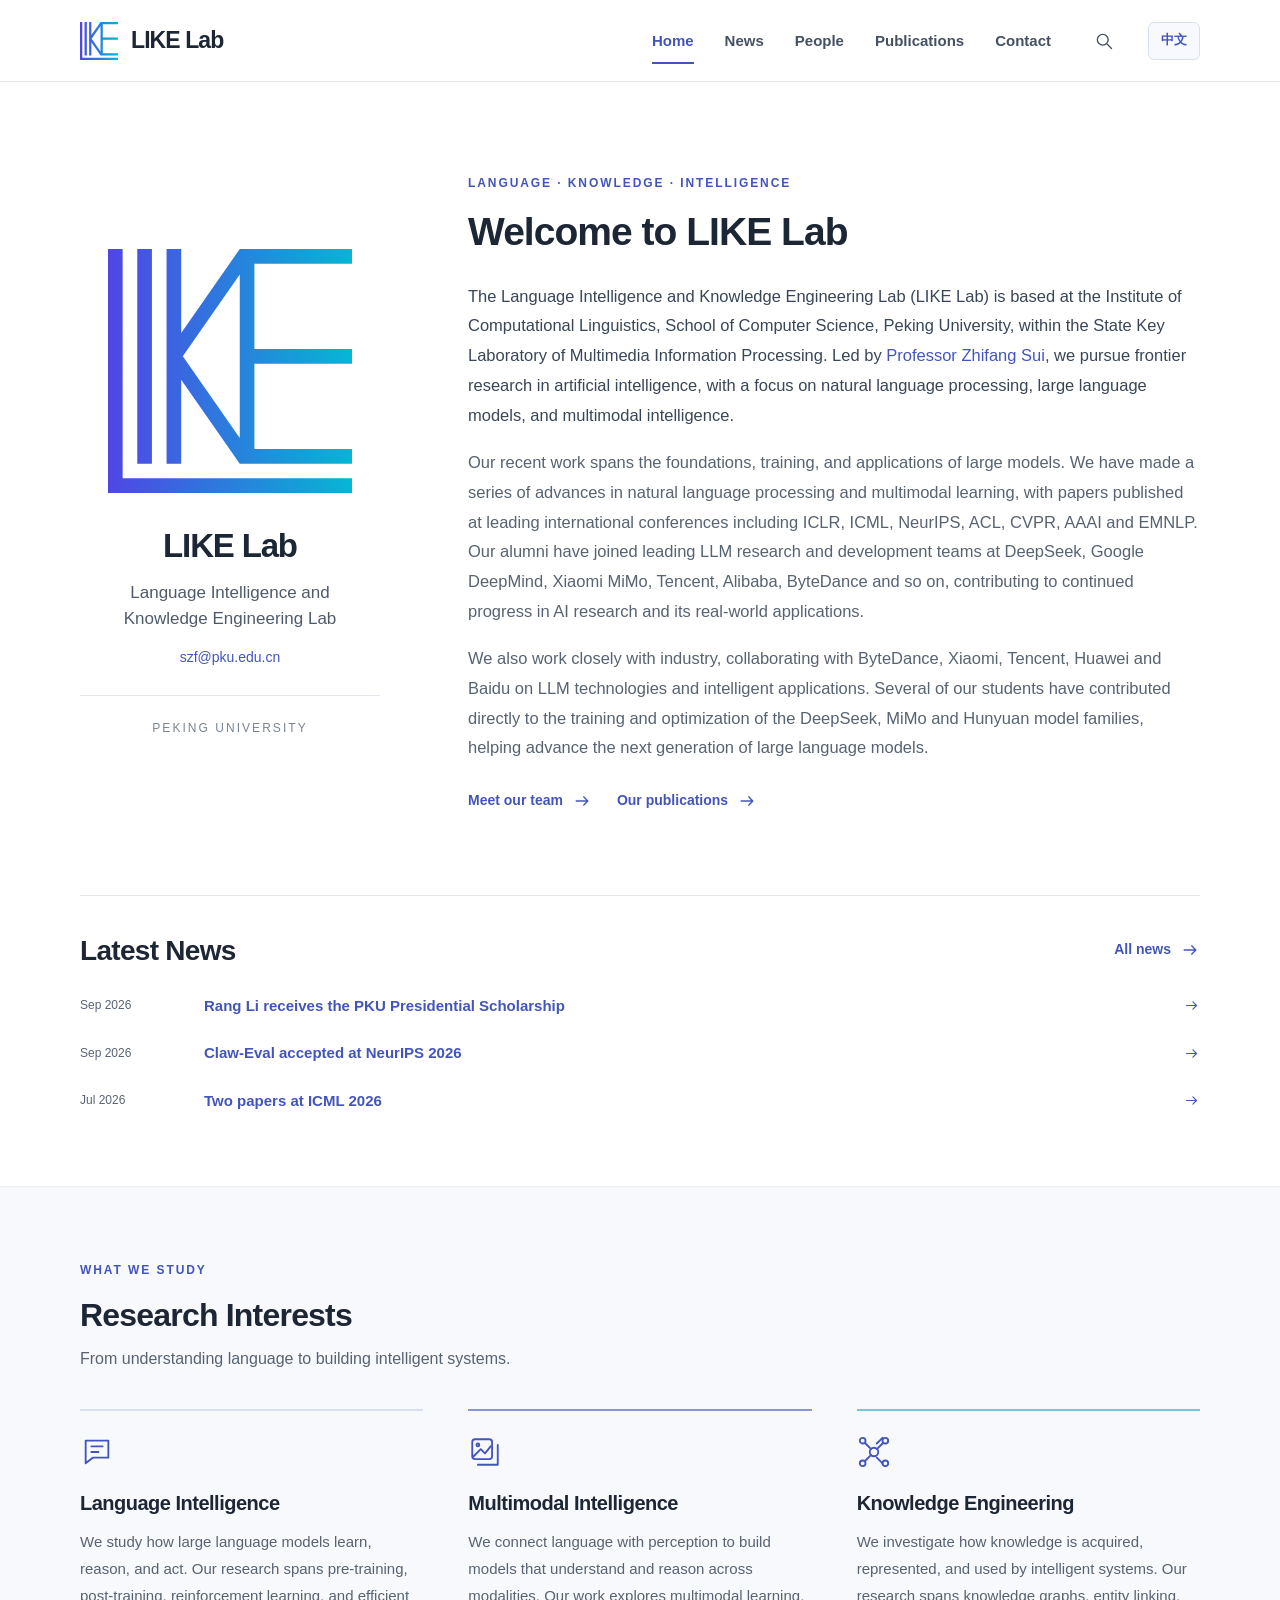
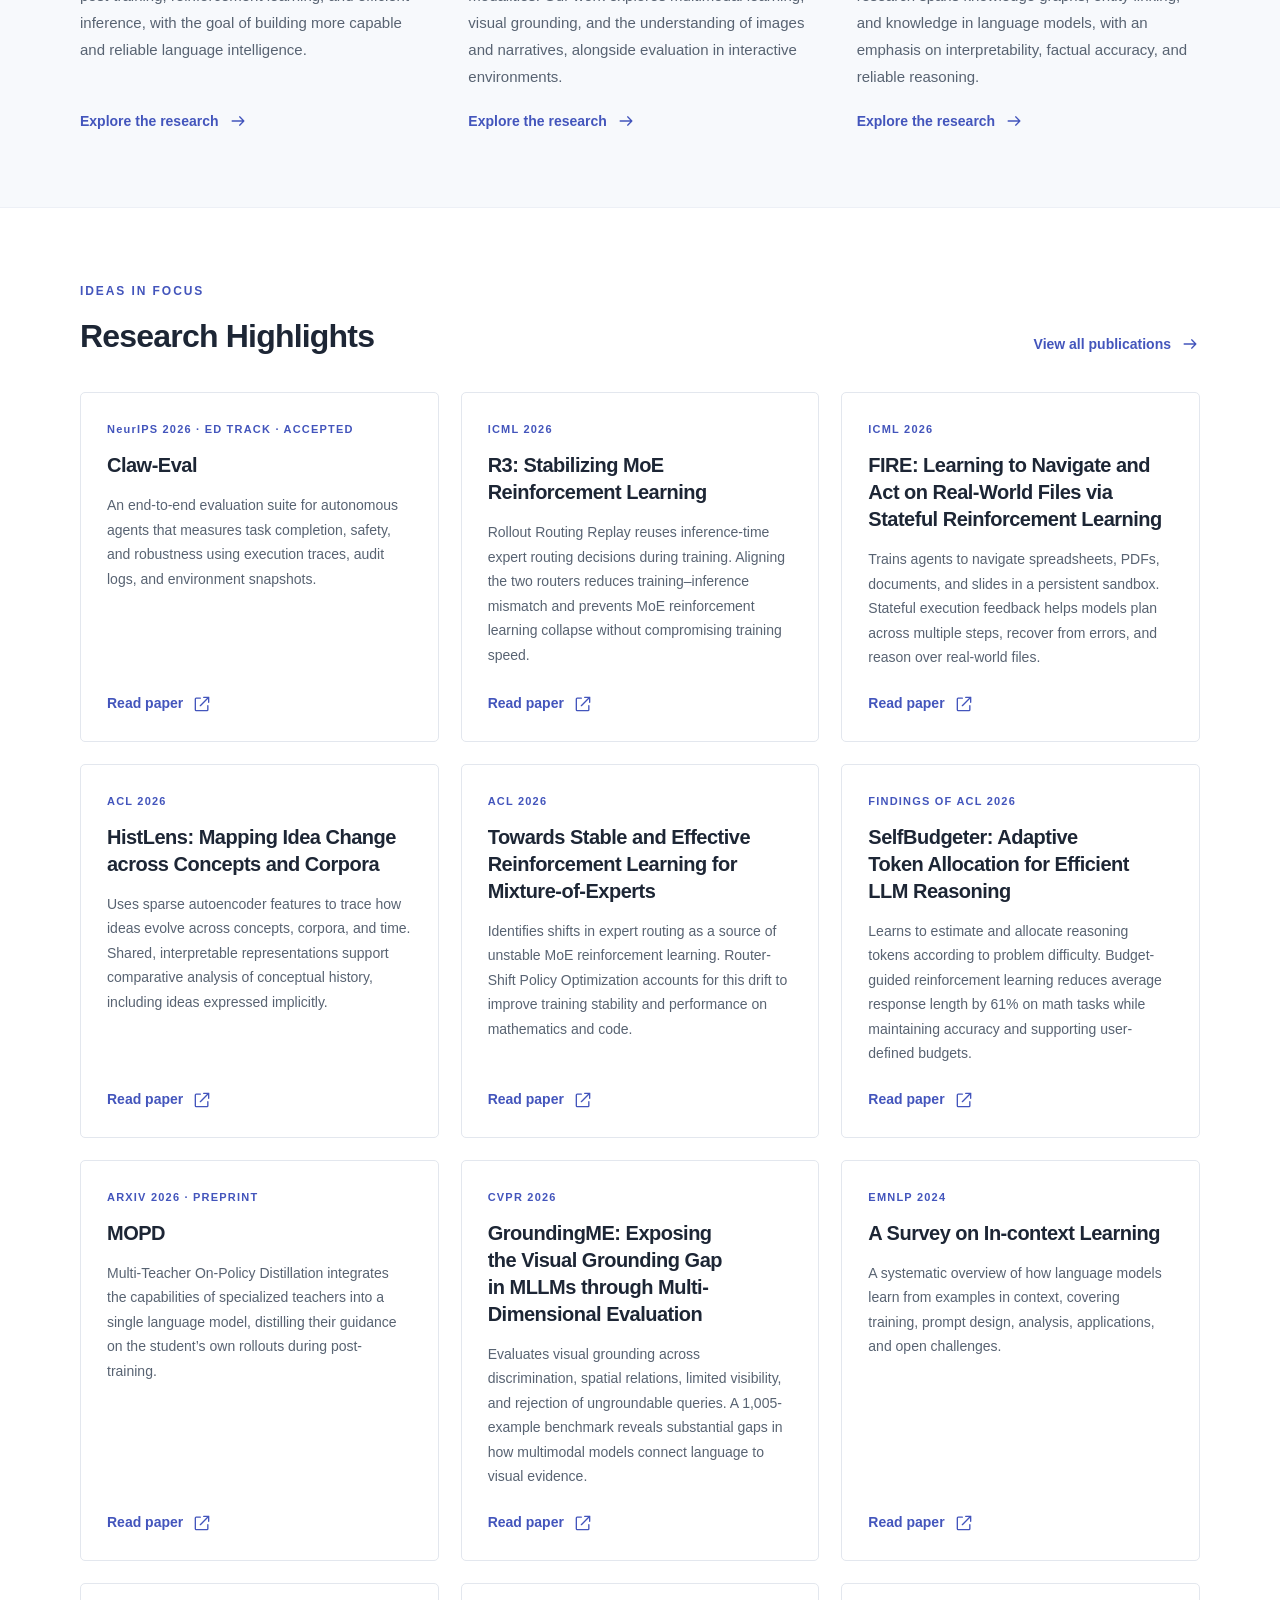
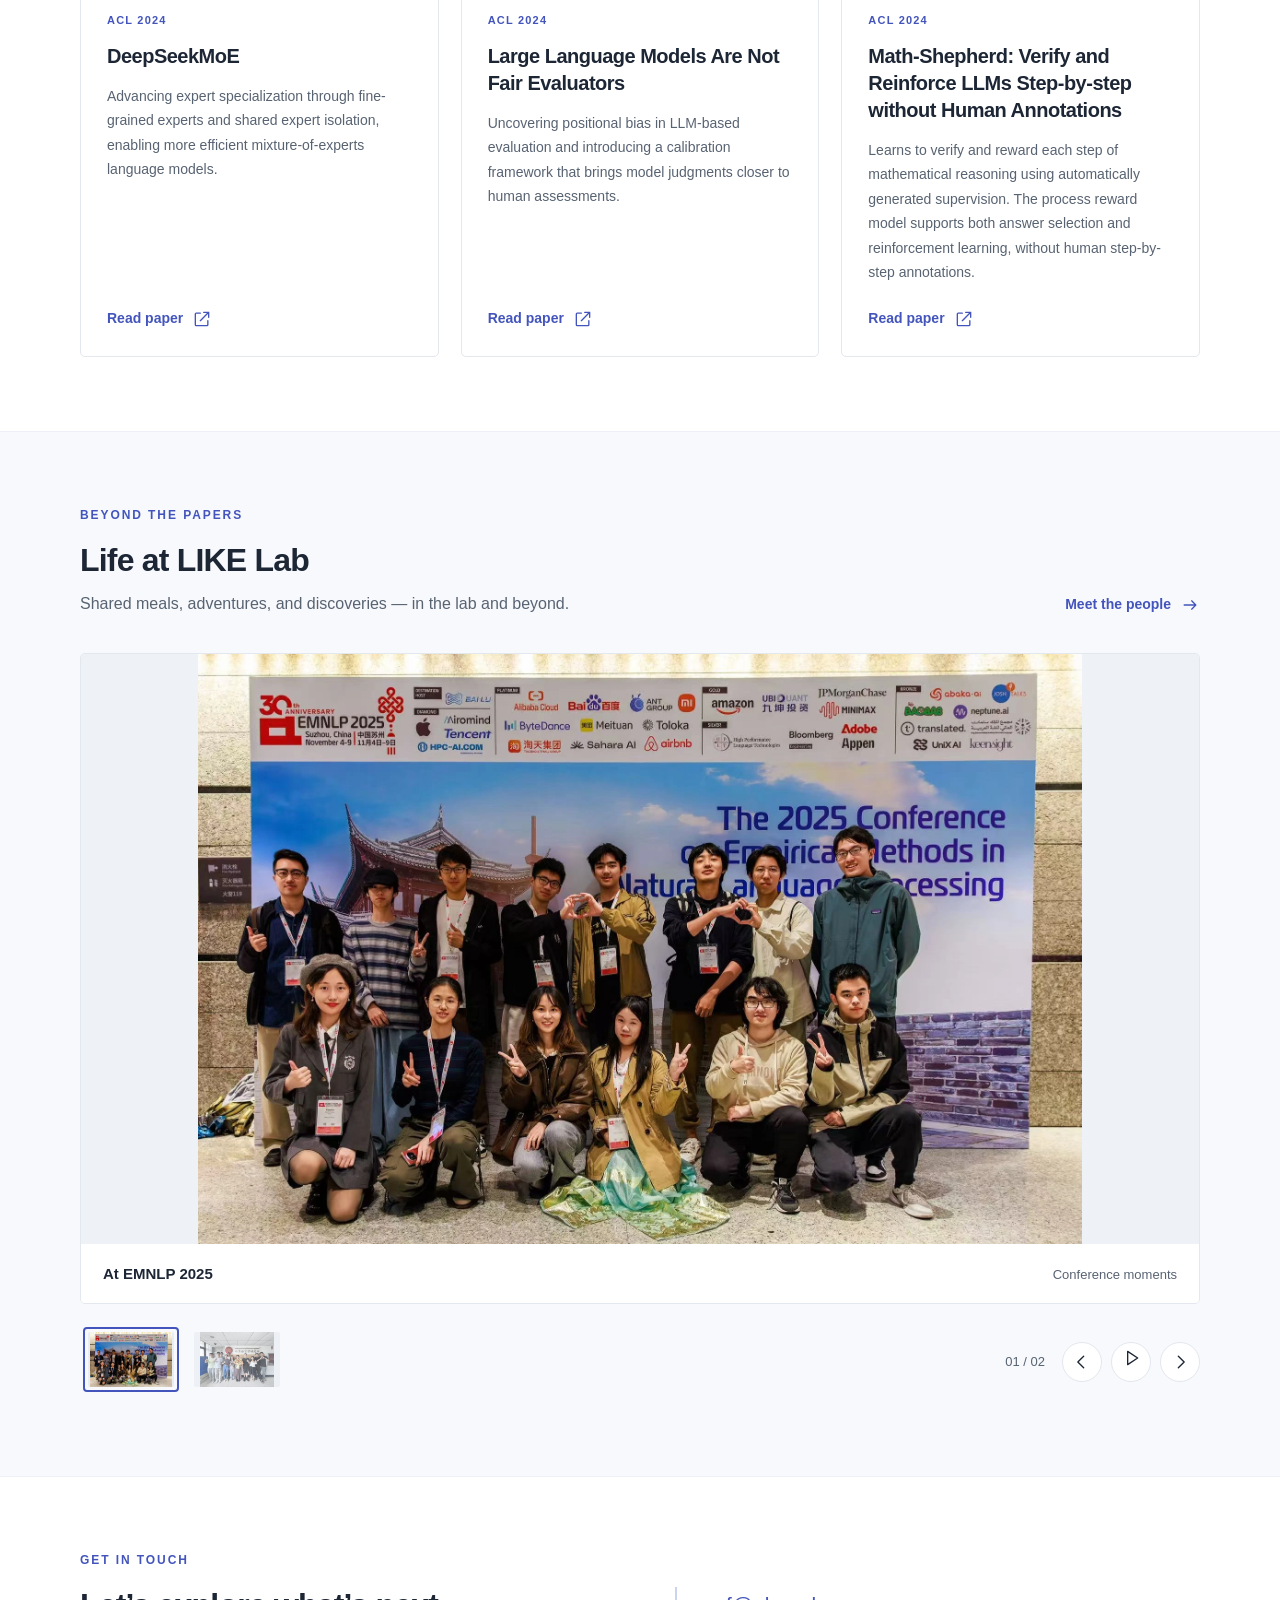
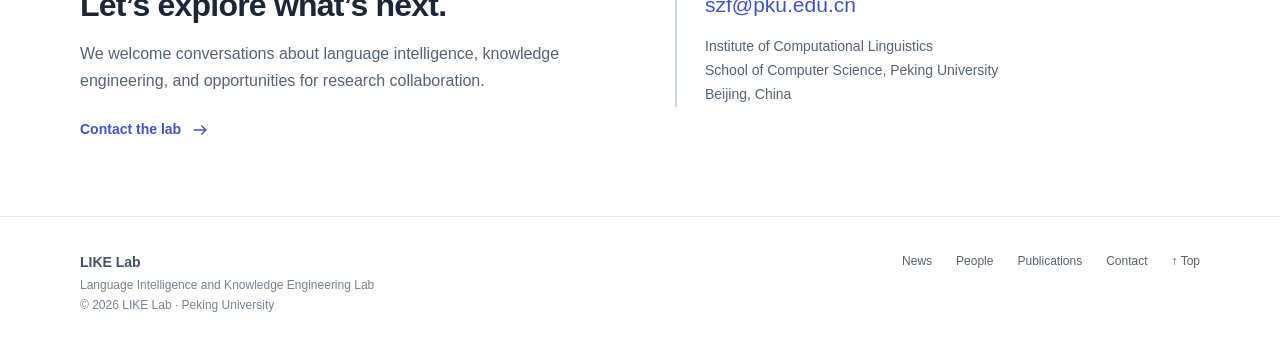
<file: index.html>
<!doctype html>
<html lang="en"><head><meta charset="utf-8">
<!-- Google tag (gtag.js) -->
<script async src="https://www.googletagmanager.com/gtag/js?id=G-2CBV6S0XQP"></script>
<script>
  window.dataLayer = window.dataLayer || [];
  function gtag(){dataLayer.push(arguments);}
  gtag('js', new Date());
  gtag('config', 'G-2CBV6S0XQP');
</script>
<meta name="viewport" content="width=device-width,initial-scale=1"><meta name="description" content="Language Intelligence and Knowledge Engineering Lab, led by Professor Zhifang Sui at Peking University. Research in NLP, large language models, and multimodal intelligence."><meta name="theme-color" content="#4355bc"><title>Home · LIKE Lab · Peking University</title><link rel="icon" href="assets/like-logo.svg" type="image/svg+xml"><link rel="stylesheet" href="assets/site.css?v=a5355a71710f"><script src="assets/site.js?v=5088bf85f177" defer></script><!-- language-alternates:start --><link rel="alternate" hreflang="en" href="index.html"><link rel="alternate" hreflang="zh-CN" href="zh/index.html"><!-- language-alternates:end --></head>
<body><a class="skip-link" href="#main">Skip to content</a><header class="site-header"><div class="container header-inner"><a class="brand" href="index.html" aria-label="LIKE Lab home"><img src="assets/like-logo.svg" alt="" width="38" height="38">LIKE Lab</a><!-- language-switch:start --><a class="language-switch" data-language-switch href="zh/index.html" lang="zh-CN" hreflang="zh-CN" aria-label="切换到中文版">中文</a><!-- language-switch:end --><button class="menu-toggle" aria-controls="site-navigation" aria-expanded="false" aria-label="Open navigation"><svg class="icon" aria-hidden="true" viewBox="0 0 24 24"><path d="M4 6h16M4 12h16M4 18h16"/></svg></button><nav class="site-nav" id="site-navigation" aria-label="Main navigation"><a href="index.html" aria-current="page">Home</a><a href="news.html">News</a><a href="people.html">People</a><a href="publications.html">Publications</a><a href="contact.html">Contact</a><a class="search-link" href="publications.html#paper-search" aria-label="Search publications"><svg class="icon" aria-hidden="true" viewBox="0 0 24 24"><circle cx="10.5" cy="10.5" r="6.5"/><path d="m16 16 5 5"/></svg></a></nav></div></header>
<main id="main"><div class="container"><section class="hero" aria-labelledby="welcome"><div class="hero-brand"><img src="assets/like-logo.svg" alt="LIKE Lab seal logo" width="264" height="264"><strong>LIKE Lab</strong><p class="full-name">Language Intelligence and<br>Knowledge Engineering Lab</p><a class="hero-email" href="mailto:szf@pku.edu.cn">szf@pku.edu.cn</a><p class="university">Peking University</p></div><div class="hero-copy"><div class="eyebrow">Language · Knowledge · Intelligence</div><h1 id="welcome">Welcome to LIKE Lab</h1><p>The Language Intelligence and Knowledge Engineering Lab (LIKE Lab) is based at the Institute of Computational Linguistics, School of Computer Science, Peking University, within the State Key Laboratory of Multimedia Information Processing. Led by <a href="people.html#faculty">Professor Zhifang Sui</a>, we pursue frontier research in artificial intelligence, with a focus on natural language processing, large language models, and multimodal intelligence.</p><p>Our recent work spans the foundations, training, and applications of large models. We have made a series of advances in natural language processing and multimodal learning, with papers published at leading international conferences including ICLR, ICML, NeurIPS, ACL, CVPR, AAAI and EMNLP. Our alumni have joined leading LLM research and development teams at DeepSeek, Google DeepMind, Xiaomi MiMo, Tencent, Alibaba, ByteDance and so on, contributing to continued progress in AI research and its real-world applications.</p><p>We also work closely with industry, collaborating with ByteDance, Xiaomi, Tencent, Huawei and Baidu on LLM technologies and intelligent applications. Several of our students have contributed directly to the training and optimization of the DeepSeek, MiMo and Hunyuan model families, helping advance the next generation of large language models.</p><div class="hero-links"><a class="text-link" href="people.html">Meet our team<svg class="icon" aria-hidden="true" viewBox="0 0 24 24"><path d="M5 12h14m-5-5 5 5-5 5"/></svg></a><a class="text-link" href="publications.html">Our publications<svg class="icon" aria-hidden="true" viewBox="0 0 24 24"><path d="M5 12h14m-5-5 5 5-5 5"/></svg></a></div></div></section></div>
<section class="home-news" aria-labelledby="home-news-title"><div class="container"><div class="section-top"><h2 id="home-news-title">Latest News</h2><a class="text-link" href="news.html">All news<svg class="icon" aria-hidden="true" viewBox="0 0 24 24"><path d="M5 12h14m-5-5 5 5-5 5"/></svg></a></div><ul class="news-preview"><li><time datetime="2026-09">Sep 2026</time><a href="news.html#rang-li-pku-presidential-scholarship-2026">Rang Li receives the PKU Presidential Scholarship<svg class="icon" aria-hidden="true" viewBox="0 0 24 24"><path d="M5 12h14m-5-5 5 5-5 5"/></svg></a></li><li><time datetime="2026-09">Sep 2026</time><a href="news.html#neurips-2026">Claw-Eval accepted at NeurIPS 2026<svg class="icon" aria-hidden="true" viewBox="0 0 24 24"><path d="M5 12h14m-5-5 5 5-5 5"/></svg></a></li><li><time datetime="2026-07">Jul 2026</time><a href="news.html#icml-2026">Two papers at ICML 2026<svg class="icon" aria-hidden="true" viewBox="0 0 24 24"><path d="M5 12h14m-5-5 5 5-5 5"/></svg></a></li></ul></div></section>
<section class="section soft" id="research-interests" aria-labelledby="research-interests-title"><div class="container"><div class="section-top"><div><div class="eyebrow">What we study</div><h2 id="research-interests-title">Research Interests</h2><p>From understanding language to building intelligent systems.</p></div></div><div class="research-grid"><article class="research-item"><div class="research-icon"><svg class="icon" aria-hidden="true" viewBox="0 0 24 24"><path d="M4 4h16v12H9l-5 4V4zm4 4h8m-8 4h5"/></svg></div><h3>Language Intelligence</h3><p>We study how large language models learn, reason, and act. Our research spans pre-training, post-training, reinforcement learning, and efficient inference, with the goal of building more capable and reliable language intelligence.</p><a class="text-link" href="publications.html?q=reasoning">Explore the research<svg class="icon" aria-hidden="true" viewBox="0 0 24 24"><path d="M5 12h14m-5-5 5 5-5 5"/></svg></a></article><article class="research-item"><div class="research-icon"><svg class="icon" aria-hidden="true" viewBox="0 0 24 24"><rect x="3" y="3" width="14" height="14" rx="2"/><circle cx="7" cy="7" r="1"/><path d="m4 15 5-5 3 3 4-5m-9 13h14V7"/></svg></div><h3>Multimodal Intelligence</h3><p>We connect language with perception to build models that understand and reason across modalities. Our work explores multimodal learning, visual grounding, and the understanding of images and narratives, alongside evaluation in interactive environments.</p><a class="text-link" href="publications.html?q=multimodal">Explore the research<svg class="icon" aria-hidden="true" viewBox="0 0 24 24"><path d="M5 12h14m-5-5 5 5-5 5"/></svg></a></article><article class="research-item"><div class="research-icon"><svg class="icon" aria-hidden="true" viewBox="0 0 24 24"><circle cx="12" cy="12" r="3"/><circle cx="4" cy="4" r="2"/><circle cx="20" cy="4" r="2"/><circle cx="4" cy="20" r="2"/><circle cx="20" cy="20" r="2"/><path d="m6 6 4 4m4-4 4-4m-4 14 4 4M10 14l-4 4M14 10l4-4"/></svg></div><h3>Knowledge Engineering</h3><p>We investigate how knowledge is acquired, represented, and used by intelligent systems. Our research spans knowledge graphs, entity linking, and knowledge in language models, with an emphasis on interpretability, factual accuracy, and reliable reasoning.</p><a class="text-link" href="publications.html?q=knowledge">Explore the research<svg class="icon" aria-hidden="true" viewBox="0 0 24 24"><path d="M5 12h14m-5-5 5 5-5 5"/></svg></a></article></div></div></section>
<section class="section" id="research-highlights" aria-labelledby="research-highlights-title"><div class="container"><div class="section-top"><div><div class="eyebrow">Ideas in focus</div><h2 id="research-highlights-title">Research Highlights</h2></div><a class="text-link" href="publications.html">View all publications<svg class="icon" aria-hidden="true" viewBox="0 0 24 24"><path d="M5 12h14m-5-5 5 5-5 5"/></svg></a></div><div class="highlights"><article class="highlight"><div class="highlight-heading"><div class="kicker"><span class="conference-name">NeurIPS</span> 2026 · ED Track · Accepted</div><h3>Claw-Eval</h3></div><p>An end-to-end evaluation suite for autonomous agents that measures task completion, safety, and robustness using execution traces, audit logs, and environment snapshots.</p><a class="text-link" href="https://arxiv.org/abs/2604.06132" target="_blank" rel="noopener noreferrer" aria-label="Read paper: Claw-Eval">Read paper<svg class="icon" aria-hidden="true" viewBox="0 0 24 24"><path d="M14 4h6v6m0-6-10 10M10 5H5a1 1 0 0 0-1 1v13a1 1 0 0 0 1 1h13a1 1 0 0 0 1-1v-5"/></svg></a></article><article class="highlight"><div class="highlight-heading"><div class="kicker">ICML 2026</div><h3>R3: Stabilizing MoE Reinforcement Learning</h3></div><p>Rollout Routing Replay reuses inference-time expert routing decisions during training. Aligning the two routers reduces training–inference mismatch and prevents MoE reinforcement learning collapse without compromising training speed.</p><a class="text-link" href="https://openreview.net/forum?id=ZMkfGplf4b" target="_blank" rel="noopener noreferrer" aria-label="Read paper: R3: Stabilizing MoE Reinforcement Learning">Read paper<svg class="icon" aria-hidden="true" viewBox="0 0 24 24"><path d="M14 4h6v6m0-6-10 10M10 5H5a1 1 0 0 0-1 1v13a1 1 0 0 0 1 1h13a1 1 0 0 0 1-1v-5"/></svg></a></article><article class="highlight"><div class="highlight-heading"><div class="kicker">ICML 2026</div><h3>FIRE: Learning to Navigate and Act on Real-World Files via Stateful Reinforcement Learning</h3></div><p>Trains agents to navigate spreadsheets, PDFs, documents, and slides in a persistent sandbox. Stateful execution feedback helps models plan across multiple steps, recover from errors, and reason over real-world files.</p><a class="text-link" href="https://openreview.net/forum?id=lHVxzhqYai" target="_blank" rel="noopener noreferrer" aria-label="Read paper: FIRE: Learning to Navigate and Act on Real-World Files via Stateful Reinforcement Learning">Read paper<svg class="icon" aria-hidden="true" viewBox="0 0 24 24"><path d="M14 4h6v6m0-6-10 10M10 5H5a1 1 0 0 0-1 1v13a1 1 0 0 0 1 1h13a1 1 0 0 0 1-1v-5"/></svg></a></article><article class="highlight"><div class="highlight-heading"><div class="kicker">ACL 2026</div><h3>HistLens: Mapping Idea Change across Concepts and Corpora</h3></div><p>Uses sparse autoencoder features to trace how ideas evolve across concepts, corpora, and time. Shared, interpretable representations support comparative analysis of conceptual history, including ideas expressed implicitly.</p><a class="text-link" href="https://aclanthology.org/2026.acl-long.652/" target="_blank" rel="noopener noreferrer" aria-label="Read paper: HistLens: Mapping Idea Change across Concepts and Corpora">Read paper<svg class="icon" aria-hidden="true" viewBox="0 0 24 24"><path d="M14 4h6v6m0-6-10 10M10 5H5a1 1 0 0 0-1 1v13a1 1 0 0 0 1 1h13a1 1 0 0 0 1-1v-5"/></svg></a></article><article class="highlight"><div class="highlight-heading"><div class="kicker">ACL 2026</div><h3>Towards Stable and Effective Reinforcement Learning for Mixture-of-Experts</h3></div><p>Identifies shifts in expert routing as a source of unstable MoE reinforcement learning. Router-Shift Policy Optimization accounts for this drift to improve training stability and performance on mathematics and code.</p><a class="text-link" href="https://aclanthology.org/2026.acl-long.1165/" target="_blank" rel="noopener noreferrer" aria-label="Read paper: Towards Stable and Effective Reinforcement Learning for Mixture-of-Experts">Read paper<svg class="icon" aria-hidden="true" viewBox="0 0 24 24"><path d="M14 4h6v6m0-6-10 10M10 5H5a1 1 0 0 0-1 1v13a1 1 0 0 0 1 1h13a1 1 0 0 0 1-1v-5"/></svg></a></article><article class="highlight"><div class="highlight-heading"><div class="kicker">Findings of ACL 2026</div><h3>SelfBudgeter: Adaptive Token Allocation for Efficient LLM Reasoning</h3></div><p>Learns to estimate and allocate reasoning tokens according to problem difficulty. Budget-guided reinforcement learning reduces average response length by 61% on math tasks while maintaining accuracy and supporting user-defined budgets.</p><a class="text-link" href="https://aclanthology.org/2026.findings-acl.1063/" target="_blank" rel="noopener noreferrer" aria-label="Read paper: SelfBudgeter: Adaptive Token Allocation for Efficient LLM Reasoning">Read paper<svg class="icon" aria-hidden="true" viewBox="0 0 24 24"><path d="M14 4h6v6m0-6-10 10M10 5H5a1 1 0 0 0-1 1v13a1 1 0 0 0 1 1h13a1 1 0 0 0 1-1v-5"/></svg></a></article><article class="highlight"><div class="highlight-heading"><div class="kicker">arXiv 2026 · Preprint</div><h3>MOPD</h3></div><p>Multi-Teacher On-Policy Distillation integrates the capabilities of specialized teachers into a single language model, distilling their guidance on the student’s own rollouts during post-training.</p><a class="text-link" href="https://arxiv.org/abs/2606.30406" target="_blank" rel="noopener noreferrer" aria-label="Read paper: MOPD">Read paper<svg class="icon" aria-hidden="true" viewBox="0 0 24 24"><path d="M14 4h6v6m0-6-10 10M10 5H5a1 1 0 0 0-1 1v13a1 1 0 0 0 1 1h13a1 1 0 0 0 1-1v-5"/></svg></a></article><article class="highlight"><div class="highlight-heading"><div class="kicker">CVPR 2026</div><h3>GroundingME: Exposing the Visual Grounding Gap in MLLMs through Multi-Dimensional Evaluation</h3></div><p>Evaluates visual grounding across discrimination, spatial relations, limited visibility, and rejection of ungroundable queries. A 1,005-example benchmark reveals substantial gaps in how multimodal models connect language to visual evidence.</p><a class="text-link" href="https://arxiv.org/abs/2512.17495" target="_blank" rel="noopener noreferrer" aria-label="Read paper: GroundingME: Exposing the Visual Grounding Gap in MLLMs through Multi-Dimensional Evaluation">Read paper<svg class="icon" aria-hidden="true" viewBox="0 0 24 24"><path d="M14 4h6v6m0-6-10 10M10 5H5a1 1 0 0 0-1 1v13a1 1 0 0 0 1 1h13a1 1 0 0 0 1-1v-5"/></svg></a></article><article class="highlight"><div class="highlight-heading"><div class="kicker">EMNLP 2024</div><h3>A Survey on In-context Learning</h3></div><p>A systematic overview of how language models learn from examples in context, covering training, prompt design, analysis, applications, and open challenges.</p><a class="text-link" href="https://aclanthology.org/2024.emnlp-main.64/" target="_blank" rel="noopener noreferrer" aria-label="Read paper: A Survey on In-context Learning">Read paper<svg class="icon" aria-hidden="true" viewBox="0 0 24 24"><path d="M14 4h6v6m0-6-10 10M10 5H5a1 1 0 0 0-1 1v13a1 1 0 0 0 1 1h13a1 1 0 0 0 1-1v-5"/></svg></a></article><article class="highlight"><div class="highlight-heading"><div class="kicker">ACL 2024</div><h3>DeepSeekMoE</h3></div><p>Advancing expert specialization through fine-grained experts and shared expert isolation, enabling more efficient mixture-of-experts language models.</p><a class="text-link" href="https://aclanthology.org/2024.acl-long.70/" target="_blank" rel="noopener noreferrer" aria-label="Read paper: DeepSeekMoE">Read paper<svg class="icon" aria-hidden="true" viewBox="0 0 24 24"><path d="M14 4h6v6m0-6-10 10M10 5H5a1 1 0 0 0-1 1v13a1 1 0 0 0 1 1h13a1 1 0 0 0 1-1v-5"/></svg></a></article><article class="highlight"><div class="highlight-heading"><div class="kicker">ACL 2024</div><h3>Large Language Models Are Not Fair Evaluators</h3></div><p>Uncovering positional bias in LLM-based evaluation and introducing a calibration framework that brings model judgments closer to human assessments.</p><a class="text-link" href="https://aclanthology.org/2024.acl-long.511/" target="_blank" rel="noopener noreferrer" aria-label="Read paper: Large Language Models Are Not Fair Evaluators">Read paper<svg class="icon" aria-hidden="true" viewBox="0 0 24 24"><path d="M14 4h6v6m0-6-10 10M10 5H5a1 1 0 0 0-1 1v13a1 1 0 0 0 1 1h13a1 1 0 0 0 1-1v-5"/></svg></a></article><article class="highlight"><div class="highlight-heading"><div class="kicker">ACL 2024</div><h3>Math-Shepherd: Verify and Reinforce LLMs Step-by-step without Human Annotations</h3></div><p>Learns to verify and reward each step of mathematical reasoning using automatically generated supervision. The process reward model supports both answer selection and reinforcement learning, without human step-by-step annotations.</p><a class="text-link" href="https://aclanthology.org/2024.acl-long.510/" target="_blank" rel="noopener noreferrer" aria-label="Read paper: Math-Shepherd: Verify and Reinforce LLMs Step-by-step without Human Annotations">Read paper<svg class="icon" aria-hidden="true" viewBox="0 0 24 24"><path d="M14 4h6v6m0-6-10 10M10 5H5a1 1 0 0 0-1 1v13a1 1 0 0 0 1 1h13a1 1 0 0 0 1-1v-5"/></svg></a></article></div></div></section>
<section class="section soft" id="life-at-like" aria-labelledby="life-at-like-title"><div class="container"><div class="section-top"><div><div class="eyebrow">Beyond the papers</div><h2 id="life-at-like-title">Life at LIKE Lab</h2><p>Shared meals, adventures, and discoveries — in the lab and beyond.</p></div><a class="text-link" href="people.html">Meet the people<svg class="icon" aria-hidden="true" viewBox="0 0 24 24"><path d="M5 12h14m-5-5 5 5-5 5"/></svg></a></div><div data-gallery aria-label="Lab photo gallery" aria-roledescription="carousel"><div class="gallery-stage" aria-live="polite"><figure role="group" aria-roledescription="slide" aria-label="1 of 2"><img src="assets/team-emnlp-2025.webp" alt="Members of the team in front of the EMNLP 2025 conference backdrop" loading="lazy" decoding="async" width="1919" height="1280"><figcaption><strong>At EMNLP 2025</strong><span>Conference moments</span></figcaption></figure><figure role="group" aria-roledescription="slide" aria-label="2 of 2"><img src="assets/team-icl.webp" alt="LIKE Lab members together in front of the Institute of Computational Linguistics sign" loading="lazy" decoding="async" width="1702" height="1276"><figcaption><strong>Together at PKU</strong><span>Institute of Computational Linguistics</span></figcaption></figure></div><div class="gallery-controls js-only"><div class="gallery-thumbs" role="group" aria-label="Choose a lab photo"><button class="gallery-thumb" aria-label="Show photo 1 of 2: At EMNLP 2025" aria-pressed="true"><img src="assets/team-emnlp-2025-thumb.webp" alt="" width="86" height="55" loading="lazy"></button><button class="gallery-thumb" aria-label="Show photo 2 of 2: Together at PKU" aria-pressed="false"><img src="assets/team-icl-thumb.webp" alt="" width="86" height="55" loading="lazy"></button></div><div class="gallery-actions"><span class="gallery-counter" aria-live="polite">01 / 02</span><button class="icon-button" data-gallery-prev aria-label="Previous photo"><svg class="icon" aria-hidden="true" viewBox="0 0 24 24"><path d="m14 5-7 7 7 7"/></svg></button><button class="icon-button" data-gallery-play aria-label="Play slideshow"><span data-play-icon><svg class="icon" aria-hidden="true" viewBox="0 0 24 24"><path d="m8 4 12 8-12 8V4Z"/></svg></span><span data-pause-icon hidden><svg class="icon" aria-hidden="true" viewBox="0 0 24 24"><path d="M9 5v14M15 5v14"/></svg></span></button><button class="icon-button" data-gallery-next aria-label="Next photo"><svg class="icon" aria-hidden="true" viewBox="0 0 24 24"><path d="m10 5 7 7-7 7"/></svg></button></div></div></div></div></section>
<section class="section"><div class="container home-contact"><div><div class="eyebrow">Get in touch</div><h2>Let’s explore what’s next.</h2><p>We welcome conversations about language intelligence, knowledge engineering, and opportunities for research collaboration.</p><div style="margin-top:20px"><a class="text-link" href="contact.html">Contact the lab<svg class="icon" aria-hidden="true" viewBox="0 0 24 24"><path d="M5 12h14m-5-5 5 5-5 5"/></svg></a></div></div><div class="contact-detail"><a href="mailto:szf@pku.edu.cn">szf@pku.edu.cn</a><address>Institute of Computational Linguistics<br>School of Computer Science, Peking University<br>Beijing, China</address></div></div></section></main>
<footer class="site-footer"><div class="container footer-inner"><div><strong>LIKE Lab</strong><br>Language Intelligence and Knowledge Engineering Lab<br>© 2026 LIKE Lab · Peking University</div><div class="footer-links"><a href="news.html">News</a><a href="people.html">People</a><a href="publications.html">Publications</a><a href="contact.html">Contact</a><a href="#main" aria-label="Back to top">↑ Top</a></div></div></footer></body></html>
</file>
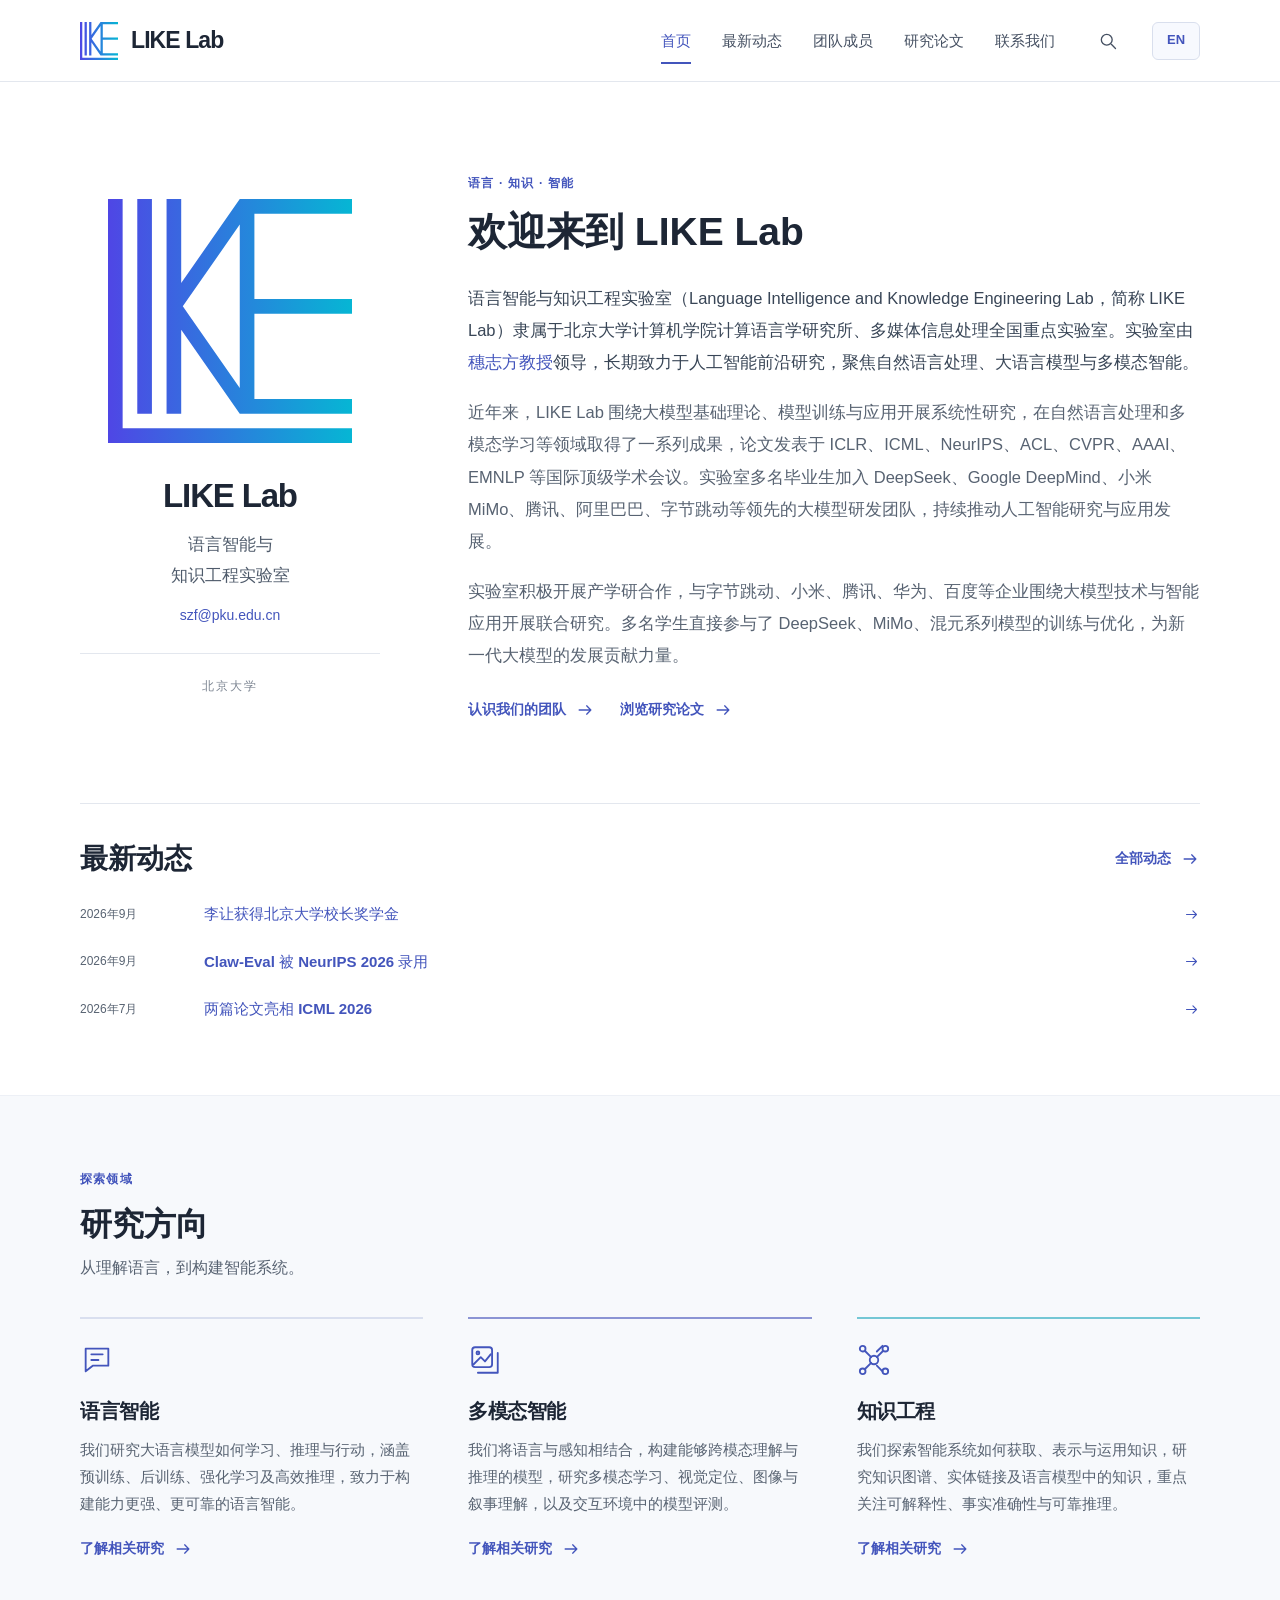
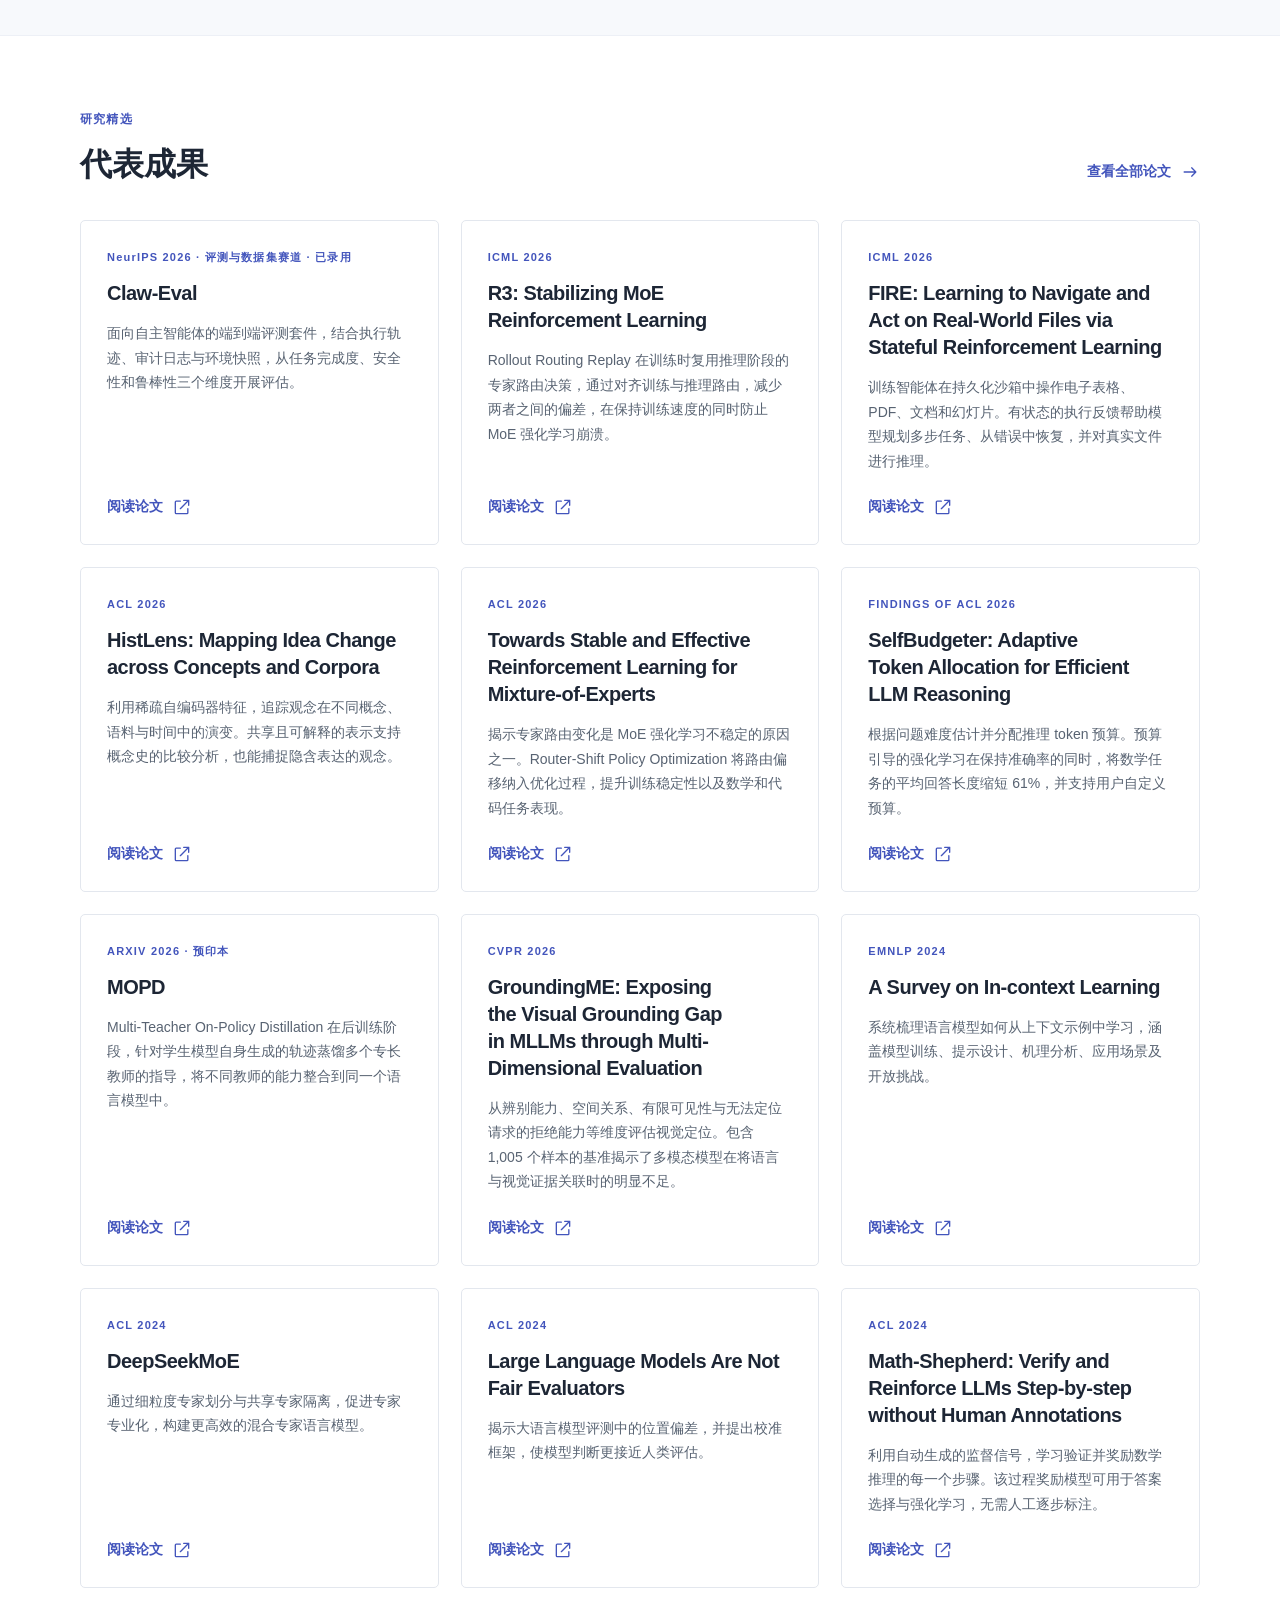
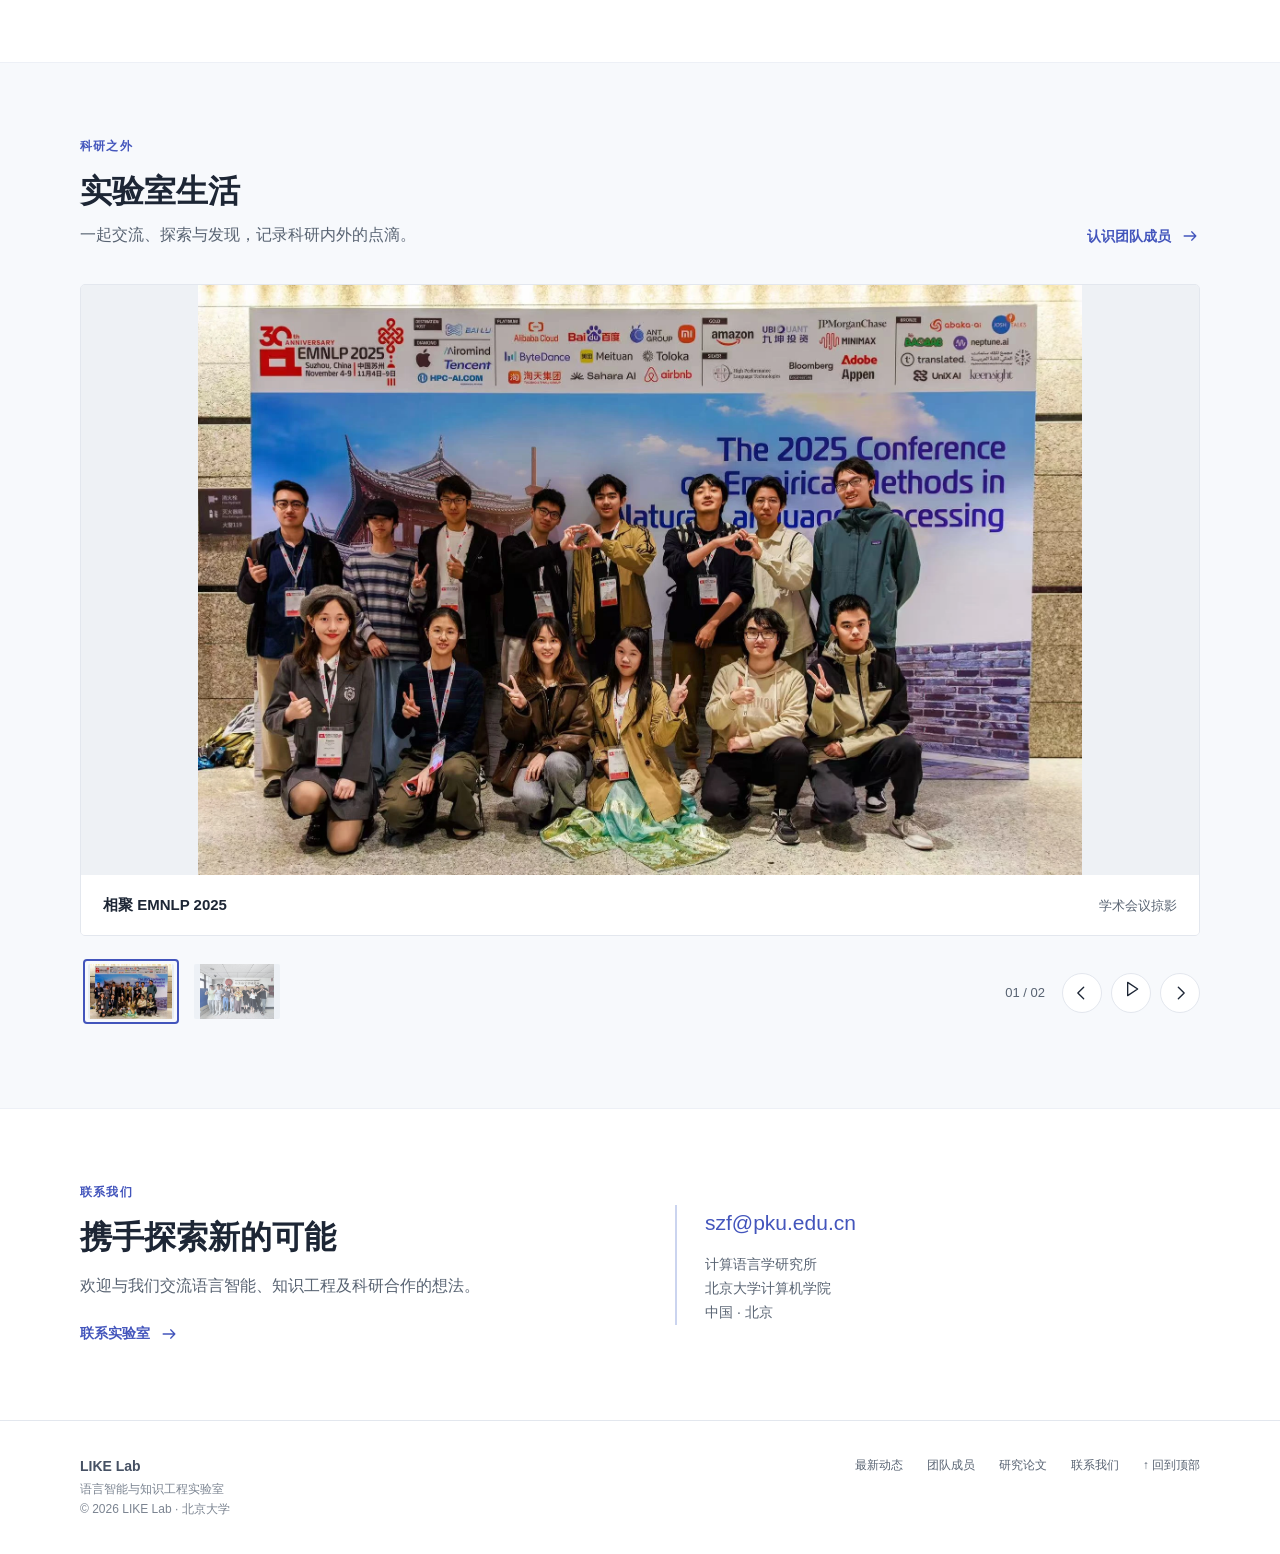
<file: zh/index.html>
<!doctype html>
<html lang="zh-CN"><head><meta charset="utf-8">
<!-- Google tag (gtag.js) -->
<script async src="https://www.googletagmanager.com/gtag/js?id=G-2CBV6S0XQP"></script>
<script>
  window.dataLayer = window.dataLayer || [];
  function gtag(){dataLayer.push(arguments);}
  gtag('js', new Date());
  gtag('config', 'G-2CBV6S0XQP');
</script>
<meta name="viewport" content="width=device-width,initial-scale=1"><meta name="description" content="北京大学语言智能与知识工程实验室（LIKE Lab），由穗志方教授领导，聚焦自然语言处理、大语言模型与多模态智能。"><meta name="theme-color" content="#4355bc"><title>首页 · LIKE Lab · 北京大学</title><link rel="icon" href="../assets/like-logo.svg" type="image/svg+xml"><link rel="stylesheet" href="../assets/site.css?v=a5355a71710f"><script src="../assets/site.js?v=5088bf85f177" defer></script><!-- language-alternates:start --><link rel="alternate" hreflang="en" href="../index.html"><link rel="alternate" hreflang="zh-CN" href="index.html"><!-- language-alternates:end --></head>
<body><a class="skip-link" href="#main">跳至正文</a><header class="site-header"><div class="container header-inner"><a class="brand" href="index.html" aria-label="LIKE Lab 首页"><img src="../assets/like-logo.svg" alt="" width="38" height="38">LIKE Lab</a><!-- language-switch:start --><a class="language-switch" data-language-switch href="../index.html" lang="en" hreflang="en" aria-label="Switch to English">EN</a><!-- language-switch:end --><button class="menu-toggle" aria-controls="site-navigation" aria-expanded="false" aria-label="打开导航"><svg class="icon" aria-hidden="true" viewbox="0 0 24 24"><path d="M4 6h16M4 12h16M4 18h16"/></svg></button><nav class="site-nav" id="site-navigation" aria-label="主导航"><a href="index.html" aria-current="page">首页</a><a href="news.html">最新动态</a><a href="people.html">团队成员</a><a href="publications.html">研究论文</a><a href="contact.html">联系我们</a><a class="search-link" href="publications.html#paper-search" aria-label="搜索论文"><svg class="icon" aria-hidden="true" viewbox="0 0 24 24"><circle cx="10.5" cy="10.5" r="6.5"/><path d="m16 16 5 5"/></svg></a></nav></div></header>
<main id="main"><div class="container"><section class="hero" aria-labelledby="welcome"><div class="hero-brand"><img src="../assets/like-logo.svg" alt="LIKE Lab 实验室徽标" width="264" height="264"><strong>LIKE Lab</strong><p class="full-name">语言智能与<br>知识工程实验室</p><a class="hero-email" href="mailto:szf@pku.edu.cn">szf@pku.edu.cn</a><p class="university">北京大学</p></div><div class="hero-copy"><div class="eyebrow">语言 · 知识 · 智能</div><h1 id="welcome">欢迎来到 LIKE Lab</h1><p>语言智能与知识工程实验室（Language Intelligence and Knowledge Engineering Lab，简称 LIKE Lab）隶属于北京大学计算机学院计算语言学研究所、多媒体信息处理全国重点实验室。实验室由 <a href="people.html#faculty">穗志方教授</a>领导，长期致力于人工智能前沿研究，聚焦自然语言处理、大语言模型与多模态智能。</p><p>近年来，LIKE Lab 围绕大模型基础理论、模型训练与应用开展系统性研究，在自然语言处理和多模态学习等领域取得了一系列成果，论文发表于 ICLR、ICML、NeurIPS、ACL、CVPR、AAAI、EMNLP 等国际顶级学术会议。实验室多名毕业生加入 DeepSeek、Google DeepMind、小米 MiMo、腾讯、阿里巴巴、字节跳动等领先的大模型研发团队，持续推动人工智能研究与应用发展。</p><p>实验室积极开展产学研合作，与字节跳动、小米、腾讯、华为、百度等企业围绕大模型技术与智能应用开展联合研究。多名学生直接参与了 DeepSeek、MiMo、混元系列模型的训练与优化，为新一代大模型的发展贡献力量。</p><div class="hero-links"><a class="text-link" href="people.html">认识我们的团队<svg class="icon" aria-hidden="true" viewbox="0 0 24 24"><path d="M5 12h14m-5-5 5 5-5 5"/></svg></a><a class="text-link" href="publications.html">浏览研究论文<svg class="icon" aria-hidden="true" viewbox="0 0 24 24"><path d="M5 12h14m-5-5 5 5-5 5"/></svg></a></div></div></section></div>
<section class="home-news" aria-labelledby="home-news-title"><div class="container"><div class="section-top"><h2 id="home-news-title">最新动态</h2><a class="text-link" href="news.html">全部动态<svg class="icon" aria-hidden="true" viewbox="0 0 24 24"><path d="M5 12h14m-5-5 5 5-5 5"/></svg></a></div><ul class="news-preview"><li><time datetime="2026-09">2026年9月</time><a href="news.html#rang-li-pku-presidential-scholarship-2026">李让获得北京大学校长奖学金<svg class="icon" aria-hidden="true" viewbox="0 0 24 24"><path d="M5 12h14m-5-5 5 5-5 5"/></svg></a></li><li><time datetime="2026-09">2026年9月</time><a href="news.html#neurips-2026">Claw-Eval 被 NeurIPS 2026 录用<svg class="icon" aria-hidden="true" viewbox="0 0 24 24"><path d="M5 12h14m-5-5 5 5-5 5"/></svg></a></li><li><time datetime="2026-07">2026年7月</time><a href="news.html#icml-2026">两篇论文亮相 ICML 2026<svg class="icon" aria-hidden="true" viewbox="0 0 24 24"><path d="M5 12h14m-5-5 5 5-5 5"/></svg></a></li></ul></div></section>
<section class="section soft" id="research-interests" aria-labelledby="research-interests-title"><div class="container"><div class="section-top"><div><div class="eyebrow">探索领域</div><h2 id="research-interests-title">研究方向</h2><p>从理解语言，到构建智能系统。</p></div></div><div class="research-grid"><article class="research-item"><div class="research-icon"><svg class="icon" aria-hidden="true" viewbox="0 0 24 24"><path d="M4 4h16v12H9l-5 4V4zm4 4h8m-8 4h5"/></svg></div><h3>语言智能</h3><p>我们研究大语言模型如何学习、推理与行动，涵盖预训练、后训练、强化学习及高效推理，致力于构建能力更强、更可靠的语言智能。</p><a class="text-link" href="publications.html?q=reasoning">了解相关研究<svg class="icon" aria-hidden="true" viewbox="0 0 24 24"><path d="M5 12h14m-5-5 5 5-5 5"/></svg></a></article><article class="research-item"><div class="research-icon"><svg class="icon" aria-hidden="true" viewbox="0 0 24 24"><rect x="3" y="3" width="14" height="14" rx="2"/><circle cx="7" cy="7" r="1"/><path d="m4 15 5-5 3 3 4-5m-9 13h14V7"/></svg></div><h3>多模态智能</h3><p>我们将语言与感知相结合，构建能够跨模态理解与推理的模型，研究多模态学习、视觉定位、图像与叙事理解，以及交互环境中的模型评测。</p><a class="text-link" href="publications.html?q=multimodal">了解相关研究<svg class="icon" aria-hidden="true" viewbox="0 0 24 24"><path d="M5 12h14m-5-5 5 5-5 5"/></svg></a></article><article class="research-item"><div class="research-icon"><svg class="icon" aria-hidden="true" viewbox="0 0 24 24"><circle cx="12" cy="12" r="3"/><circle cx="4" cy="4" r="2"/><circle cx="20" cy="4" r="2"/><circle cx="4" cy="20" r="2"/><circle cx="20" cy="20" r="2"/><path d="m6 6 4 4m4-4 4-4m-4 14 4 4M10 14l-4 4M14 10l4-4"/></svg></div><h3>知识工程</h3><p>我们探索智能系统如何获取、表示与运用知识，研究知识图谱、实体链接及语言模型中的知识，重点关注可解释性、事实准确性与可靠推理。</p><a class="text-link" href="publications.html?q=knowledge">了解相关研究<svg class="icon" aria-hidden="true" viewbox="0 0 24 24"><path d="M5 12h14m-5-5 5 5-5 5"/></svg></a></article></div></div></section>
<section class="section" id="research-highlights" aria-labelledby="research-highlights-title"><div class="container"><div class="section-top"><div><div class="eyebrow">研究精选</div><h2 id="research-highlights-title">代表成果</h2></div><a class="text-link" href="publications.html">查看全部论文<svg class="icon" aria-hidden="true" viewbox="0 0 24 24"><path d="M5 12h14m-5-5 5 5-5 5"/></svg></a></div><div class="highlights"><article class="highlight"><div class="highlight-heading"><div class="kicker"><span class="conference-name">NeurIPS</span> 2026 · 评测与数据集赛道 · 已录用</div><h3>Claw-Eval</h3></div><p>面向自主智能体的端到端评测套件，结合执行轨迹、审计日志与环境快照，从任务完成度、安全性和鲁棒性三个维度开展评估。</p><a class="text-link" href="https://arxiv.org/abs/2604.06132" target="_blank" rel="noopener noreferrer" aria-label="阅读论文：Claw-Eval">阅读论文<svg class="icon" aria-hidden="true" viewbox="0 0 24 24"><path d="M14 4h6v6m0-6-10 10M10 5H5a1 1 0 0 0-1 1v13a1 1 0 0 0 1 1h13a1 1 0 0 0 1-1v-5"/></svg></a></article><article class="highlight"><div class="highlight-heading"><div class="kicker">ICML 2026</div><h3>R3: Stabilizing MoE Reinforcement Learning</h3></div><p>Rollout Routing Replay 在训练时复用推理阶段的专家路由决策，通过对齐训练与推理路由，减少两者之间的偏差，在保持训练速度的同时防止 MoE 强化学习崩溃。</p><a class="text-link" href="https://openreview.net/forum?id=ZMkfGplf4b" target="_blank" rel="noopener noreferrer" aria-label="阅读论文：R3: Stabilizing MoE Reinforcement Learning">阅读论文<svg class="icon" aria-hidden="true" viewbox="0 0 24 24"><path d="M14 4h6v6m0-6-10 10M10 5H5a1 1 0 0 0-1 1v13a1 1 0 0 0 1 1h13a1 1 0 0 0 1-1v-5"/></svg></a></article><article class="highlight"><div class="highlight-heading"><div class="kicker">ICML 2026</div><h3>FIRE: Learning to Navigate and Act on Real-World Files via Stateful Reinforcement Learning</h3></div><p>训练智能体在持久化沙箱中操作电子表格、PDF、文档和幻灯片。有状态的执行反馈帮助模型规划多步任务、从错误中恢复，并对真实文件进行推理。</p><a class="text-link" href="https://openreview.net/forum?id=lHVxzhqYai" target="_blank" rel="noopener noreferrer" aria-label="阅读论文：FIRE: Learning to Navigate and Act on Real-World Files via Stateful Reinforcement Learning">阅读论文<svg class="icon" aria-hidden="true" viewbox="0 0 24 24"><path d="M14 4h6v6m0-6-10 10M10 5H5a1 1 0 0 0-1 1v13a1 1 0 0 0 1 1h13a1 1 0 0 0 1-1v-5"/></svg></a></article><article class="highlight"><div class="highlight-heading"><div class="kicker">ACL 2026</div><h3>HistLens: Mapping Idea Change across Concepts and Corpora</h3></div><p>利用稀疏自编码器特征，追踪观念在不同概念、语料与时间中的演变。共享且可解释的表示支持概念史的比较分析，也能捕捉隐含表达的观念。</p><a class="text-link" href="https://aclanthology.org/2026.acl-long.652/" target="_blank" rel="noopener noreferrer" aria-label="阅读论文：HistLens: Mapping Idea Change across Concepts and Corpora">阅读论文<svg class="icon" aria-hidden="true" viewbox="0 0 24 24"><path d="M14 4h6v6m0-6-10 10M10 5H5a1 1 0 0 0-1 1v13a1 1 0 0 0 1 1h13a1 1 0 0 0 1-1v-5"/></svg></a></article><article class="highlight"><div class="highlight-heading"><div class="kicker">ACL 2026</div><h3>Towards Stable and Effective Reinforcement Learning for Mixture-of-Experts</h3></div><p>揭示专家路由变化是 MoE 强化学习不稳定的原因之一。Router-Shift Policy Optimization 将路由偏移纳入优化过程，提升训练稳定性以及数学和代码任务表现。</p><a class="text-link" href="https://aclanthology.org/2026.acl-long.1165/" target="_blank" rel="noopener noreferrer" aria-label="阅读论文：Towards Stable and Effective Reinforcement Learning for Mixture-of-Experts">阅读论文<svg class="icon" aria-hidden="true" viewbox="0 0 24 24"><path d="M14 4h6v6m0-6-10 10M10 5H5a1 1 0 0 0-1 1v13a1 1 0 0 0 1 1h13a1 1 0 0 0 1-1v-5"/></svg></a></article><article class="highlight"><div class="highlight-heading"><div class="kicker">Findings of ACL 2026</div><h3>SelfBudgeter: Adaptive Token Allocation for Efficient LLM Reasoning</h3></div><p>根据问题难度估计并分配推理 token 预算。预算引导的强化学习在保持准确率的同时，将数学任务的平均回答长度缩短 61%，并支持用户自定义预算。</p><a class="text-link" href="https://aclanthology.org/2026.findings-acl.1063/" target="_blank" rel="noopener noreferrer" aria-label="阅读论文：SelfBudgeter: Adaptive Token Allocation for Efficient LLM Reasoning">阅读论文<svg class="icon" aria-hidden="true" viewbox="0 0 24 24"><path d="M14 4h6v6m0-6-10 10M10 5H5a1 1 0 0 0-1 1v13a1 1 0 0 0 1 1h13a1 1 0 0 0 1-1v-5"/></svg></a></article><article class="highlight"><div class="highlight-heading"><div class="kicker">arXiv 2026 · 预印本</div><h3>MOPD</h3></div><p>Multi-Teacher On-Policy Distillation 在后训练阶段，针对学生模型自身生成的轨迹蒸馏多个专长教师的指导，将不同教师的能力整合到同一个语言模型中。</p><a class="text-link" href="https://arxiv.org/abs/2606.30406" target="_blank" rel="noopener noreferrer" aria-label="阅读论文：MOPD">阅读论文<svg class="icon" aria-hidden="true" viewbox="0 0 24 24"><path d="M14 4h6v6m0-6-10 10M10 5H5a1 1 0 0 0-1 1v13a1 1 0 0 0 1 1h13a1 1 0 0 0 1-1v-5"/></svg></a></article><article class="highlight"><div class="highlight-heading"><div class="kicker">CVPR 2026</div><h3>GroundingME: Exposing the Visual Grounding Gap in MLLMs through Multi-Dimensional Evaluation</h3></div><p>从辨别能力、空间关系、有限可见性与无法定位请求的拒绝能力等维度评估视觉定位。包含 1,005 个样本的基准揭示了多模态模型在将语言与视觉证据关联时的明显不足。</p><a class="text-link" href="https://arxiv.org/abs/2512.17495" target="_blank" rel="noopener noreferrer" aria-label="阅读论文：GroundingME: Exposing the Visual Grounding Gap in MLLMs through Multi-Dimensional Evaluation">阅读论文<svg class="icon" aria-hidden="true" viewbox="0 0 24 24"><path d="M14 4h6v6m0-6-10 10M10 5H5a1 1 0 0 0-1 1v13a1 1 0 0 0 1 1h13a1 1 0 0 0 1-1v-5"/></svg></a></article><article class="highlight"><div class="highlight-heading"><div class="kicker">EMNLP 2024</div><h3>A Survey on In-context Learning</h3></div><p>系统梳理语言模型如何从上下文示例中学习，涵盖模型训练、提示设计、机理分析、应用场景及开放挑战。</p><a class="text-link" href="https://aclanthology.org/2024.emnlp-main.64/" target="_blank" rel="noopener noreferrer" aria-label="阅读论文：A Survey on In-context Learning">阅读论文<svg class="icon" aria-hidden="true" viewbox="0 0 24 24"><path d="M14 4h6v6m0-6-10 10M10 5H5a1 1 0 0 0-1 1v13a1 1 0 0 0 1 1h13a1 1 0 0 0 1-1v-5"/></svg></a></article><article class="highlight"><div class="highlight-heading"><div class="kicker">ACL 2024</div><h3>DeepSeekMoE</h3></div><p>通过细粒度专家划分与共享专家隔离，促进专家专业化，构建更高效的混合专家语言模型。</p><a class="text-link" href="https://aclanthology.org/2024.acl-long.70/" target="_blank" rel="noopener noreferrer" aria-label="阅读论文：DeepSeekMoE">阅读论文<svg class="icon" aria-hidden="true" viewbox="0 0 24 24"><path d="M14 4h6v6m0-6-10 10M10 5H5a1 1 0 0 0-1 1v13a1 1 0 0 0 1 1h13a1 1 0 0 0 1-1v-5"/></svg></a></article><article class="highlight"><div class="highlight-heading"><div class="kicker">ACL 2024</div><h3>Large Language Models Are Not Fair Evaluators</h3></div><p>揭示大语言模型评测中的位置偏差，并提出校准框架，使模型判断更接近人类评估。</p><a class="text-link" href="https://aclanthology.org/2024.acl-long.511/" target="_blank" rel="noopener noreferrer" aria-label="阅读论文：Large Language Models Are Not Fair Evaluators">阅读论文<svg class="icon" aria-hidden="true" viewbox="0 0 24 24"><path d="M14 4h6v6m0-6-10 10M10 5H5a1 1 0 0 0-1 1v13a1 1 0 0 0 1 1h13a1 1 0 0 0 1-1v-5"/></svg></a></article><article class="highlight"><div class="highlight-heading"><div class="kicker">ACL 2024</div><h3>Math-Shepherd: Verify and Reinforce LLMs Step-by-step without Human Annotations</h3></div><p>利用自动生成的监督信号，学习验证并奖励数学推理的每一个步骤。该过程奖励模型可用于答案选择与强化学习，无需人工逐步标注。</p><a class="text-link" href="https://aclanthology.org/2024.acl-long.510/" target="_blank" rel="noopener noreferrer" aria-label="阅读论文：Math-Shepherd: Verify and Reinforce LLMs Step-by-step without Human Annotations">阅读论文<svg class="icon" aria-hidden="true" viewbox="0 0 24 24"><path d="M14 4h6v6m0-6-10 10M10 5H5a1 1 0 0 0-1 1v13a1 1 0 0 0 1 1h13a1 1 0 0 0 1-1v-5"/></svg></a></article></div></div></section>
<section class="section soft" id="life-at-like" aria-labelledby="life-at-like-title"><div class="container"><div class="section-top"><div><div class="eyebrow">科研之外</div><h2 id="life-at-like-title">实验室生活</h2><p>一起交流、探索与发现，记录科研内外的点滴。</p></div><a class="text-link" href="people.html">认识团队成员<svg class="icon" aria-hidden="true" viewbox="0 0 24 24"><path d="M5 12h14m-5-5 5 5-5 5"/></svg></a></div><div data-gallery aria-label="实验室相册" aria-roledescription="轮播相册"><div class="gallery-stage" aria-live="polite"><figure role="group" aria-roledescription="照片" aria-label="第 1 张，共 2 张"><img src="../assets/team-emnlp-2025.webp" alt="团队成员在 EMNLP 2025 会议背景板前合影" loading="lazy" decoding="async" width="1919" height="1280"><figcaption><strong>相聚 EMNLP 2025</strong><span>学术会议掠影</span></figcaption></figure><figure role="group" aria-roledescription="照片" aria-label="第 2 张，共 2 张"><img src="../assets/team-icl.webp" alt="LIKE Lab 成员在计算语言学研究所牌前合影" loading="lazy" decoding="async" width="1702" height="1276"><figcaption><strong>相聚北大</strong><span>计算语言学研究所</span></figcaption></figure></div><div class="gallery-controls js-only"><div class="gallery-thumbs" role="group" aria-label="选择实验室照片"><button class="gallery-thumb" aria-label="查看第 1 张照片（共 2 张）：相聚 EMNLP 2025" aria-pressed="true"><img src="../assets/team-emnlp-2025-thumb.webp" alt="" width="86" height="55" loading="lazy"></button><button class="gallery-thumb" aria-label="查看第 2 张照片（共 2 张）：相聚北大" aria-pressed="false"><img src="../assets/team-icl-thumb.webp" alt="" width="86" height="55" loading="lazy"></button></div><div class="gallery-actions"><span class="gallery-counter" aria-live="polite">01 / 02</span><button class="icon-button" data-gallery-prev aria-label="上一张照片"><svg class="icon" aria-hidden="true" viewbox="0 0 24 24"><path d="m14 5-7 7 7 7"/></svg></button><button class="icon-button" data-gallery-play aria-label="播放相册"><span data-play-icon><svg class="icon" aria-hidden="true" viewbox="0 0 24 24"><path d="m8 4 12 8-12 8V4Z"/></svg></span><span data-pause-icon hidden><svg class="icon" aria-hidden="true" viewbox="0 0 24 24"><path d="M9 5v14M15 5v14"/></svg></span></button><button class="icon-button" data-gallery-next aria-label="下一张照片"><svg class="icon" aria-hidden="true" viewbox="0 0 24 24"><path d="m10 5 7 7-7 7"/></svg></button></div></div></div></div></section>
<section class="section"><div class="container home-contact"><div><div class="eyebrow">联系我们</div><h2>携手探索新的可能</h2><p>欢迎与我们交流语言智能、知识工程及科研合作的想法。</p><div style="margin-top:20px"><a class="text-link" href="contact.html">联系实验室<svg class="icon" aria-hidden="true" viewbox="0 0 24 24"><path d="M5 12h14m-5-5 5 5-5 5"/></svg></a></div></div><div class="contact-detail"><a href="mailto:szf@pku.edu.cn">szf@pku.edu.cn</a><address>计算语言学研究所<br>北京大学计算机学院<br>中国 · 北京</address></div></div></section></main>
<footer class="site-footer"><div class="container footer-inner"><div><strong>LIKE Lab</strong><br>语言智能与知识工程实验室<br>© 2026 LIKE Lab · 北京大学</div><div class="footer-links"><a href="news.html">最新动态</a><a href="people.html">团队成员</a><a href="publications.html">研究论文</a><a href="contact.html">联系我们</a><a href="#main" aria-label="回到顶部">↑ 回到顶部</a></div></div></footer></body></html>
</file>
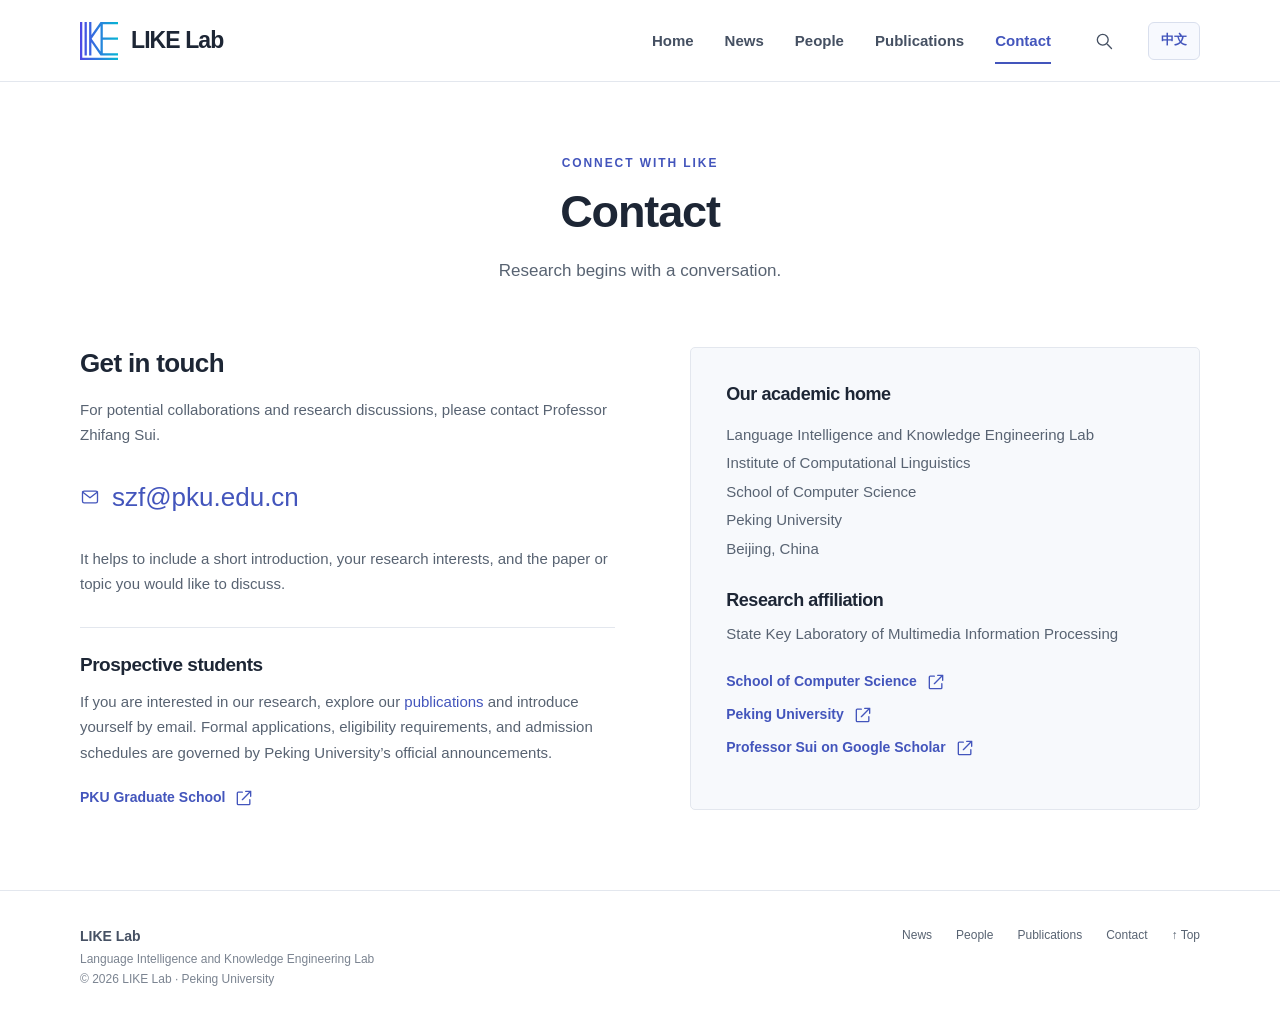
<file: contact.html>
<!doctype html>
<html lang="en"><head><meta charset="utf-8">
<!-- Google tag (gtag.js) -->
<script async src="https://www.googletagmanager.com/gtag/js?id=G-2CBV6S0XQP"></script>
<script>
  window.dataLayer = window.dataLayer || [];
  function gtag(){dataLayer.push(arguments);}
  gtag('js', new Date());
  gtag('config', 'G-2CBV6S0XQP');
</script>
<meta name="viewport" content="width=device-width,initial-scale=1"><meta name="description" content="Contact the Language Intelligence and Knowledge Engineering Lab at Peking University."><meta name="theme-color" content="#4355bc"><title>Contact · LIKE Lab · Peking University</title><link rel="icon" href="assets/like-logo.svg" type="image/svg+xml"><link rel="stylesheet" href="assets/site.css?v=a5355a71710f"><script src="assets/site.js?v=5088bf85f177" defer></script><!-- language-alternates:start --><link rel="alternate" hreflang="en" href="contact.html"><link rel="alternate" hreflang="zh-CN" href="zh/contact.html"><!-- language-alternates:end --></head>
<body><a class="skip-link" href="#main">Skip to content</a><header class="site-header"><div class="container header-inner"><a class="brand" href="index.html" aria-label="LIKE Lab home"><img src="assets/like-logo.svg" alt="" width="38" height="38">LIKE Lab</a><!-- language-switch:start --><a class="language-switch" data-language-switch href="zh/contact.html" lang="zh-CN" hreflang="zh-CN" aria-label="切换到中文版">中文</a><!-- language-switch:end --><button class="menu-toggle" aria-controls="site-navigation" aria-expanded="false" aria-label="Open navigation"><svg class="icon" aria-hidden="true" viewBox="0 0 24 24"><path d="M4 6h16M4 12h16M4 18h16"/></svg></button><nav class="site-nav" id="site-navigation" aria-label="Main navigation"><a href="index.html">Home</a><a href="news.html">News</a><a href="people.html">People</a><a href="publications.html">Publications</a><a href="contact.html" aria-current="page">Contact</a><a class="search-link" href="publications.html#paper-search" aria-label="Search publications"><svg class="icon" aria-hidden="true" viewBox="0 0 24 24"><circle cx="10.5" cy="10.5" r="6.5"/><path d="m16 16 5 5"/></svg></a></nav></div></header>
<main id="main"><div class="container"><div class="page-heading"><div class="eyebrow">Connect with LIKE</div><h1>Contact</h1><p>Research begins with a conversation.</p></div><div class="contact-layout"><section><h2>Get in touch</h2><p>For potential collaborations and research discussions, please contact Professor Zhifang Sui.</p><a class="contact-email" href="mailto:szf@pku.edu.cn"><svg class="icon" aria-hidden="true" viewBox="0 0 24 24"><rect x="3" y="5" width="18" height="14" rx="2"/><path d="m3 6 9 7 9-7"/></svg>szf@pku.edu.cn</a><p>It helps to include a short introduction, your research interests, and the paper or topic you would like to discuss.</p><div class="contact-follow"><h3>Prospective students</h3><p>If you are interested in our research, explore our <a href="publications.html">publications</a> and introduce yourself by email. Formal applications, eligibility requirements, and admission schedules are governed by Peking University’s official announcements.</p><div style="margin-top:18px"><a href="https://grs.pku.edu.cn/" class="text-link" target="_blank" rel="noopener noreferrer">PKU Graduate School<svg class="icon" aria-hidden="true" viewBox="0 0 24 24"><path d="M14 4h6v6m0-6-10 10M10 5H5a1 1 0 0 0-1 1v13a1 1 0 0 0 1 1h13a1 1 0 0 0 1-1v-5"/></svg></a></div></div></section><aside class="contact-box" aria-label="Institutional information"><h3>Our academic home</h3><address>Language Intelligence and Knowledge Engineering Lab<br>Institute of Computational Linguistics<br>School of Computer Science<br>Peking University<br>Beijing, China</address><h3>Research affiliation</h3><p>State Key Laboratory of Multimedia Information Processing</p><div class="institution-links"><a href="https://cs.pku.edu.cn/" class="text-link" target="_blank" rel="noopener noreferrer">School of Computer Science<svg class="icon" aria-hidden="true" viewBox="0 0 24 24"><path d="M14 4h6v6m0-6-10 10M10 5H5a1 1 0 0 0-1 1v13a1 1 0 0 0 1 1h13a1 1 0 0 0 1-1v-5"/></svg></a><a href="https://english.pku.edu.cn/" class="text-link" target="_blank" rel="noopener noreferrer">Peking University<svg class="icon" aria-hidden="true" viewBox="0 0 24 24"><path d="M14 4h6v6m0-6-10 10M10 5H5a1 1 0 0 0-1 1v13a1 1 0 0 0 1 1h13a1 1 0 0 0 1-1v-5"/></svg></a><a href="https://scholar.google.com/citations?user=y2EaftAAAAAJ&amp;hl=en" class="text-link" target="_blank" rel="noopener noreferrer">Professor Sui on Google Scholar<svg class="icon" aria-hidden="true" viewBox="0 0 24 24"><path d="M14 4h6v6m0-6-10 10M10 5H5a1 1 0 0 0-1 1v13a1 1 0 0 0 1 1h13a1 1 0 0 0 1-1v-5"/></svg></a></div></aside></div></div></main>
<footer class="site-footer"><div class="container footer-inner"><div><strong>LIKE Lab</strong><br>Language Intelligence and Knowledge Engineering Lab<br>© 2026 LIKE Lab · Peking University</div><div class="footer-links"><a href="news.html">News</a><a href="people.html">People</a><a href="publications.html">Publications</a><a href="contact.html">Contact</a><a href="#main" aria-label="Back to top">↑ Top</a></div></div></footer></body></html>
</file>
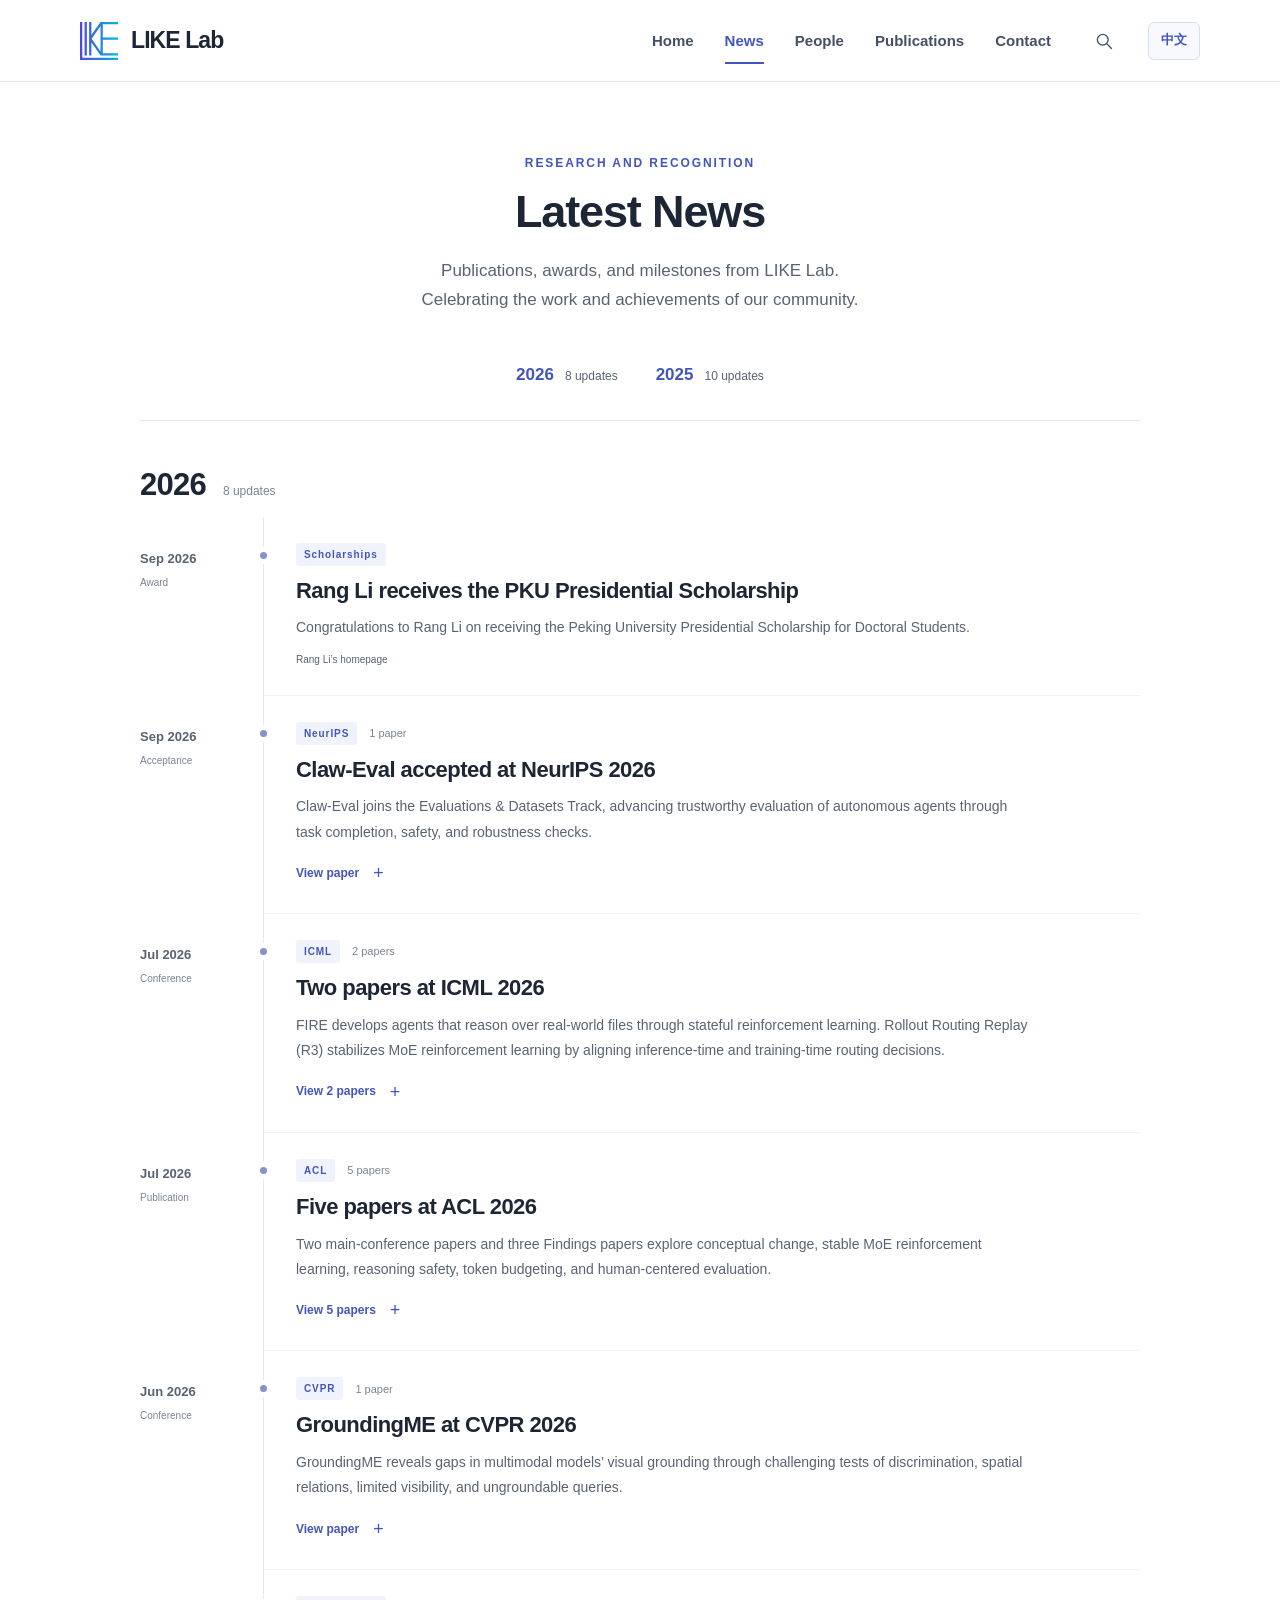
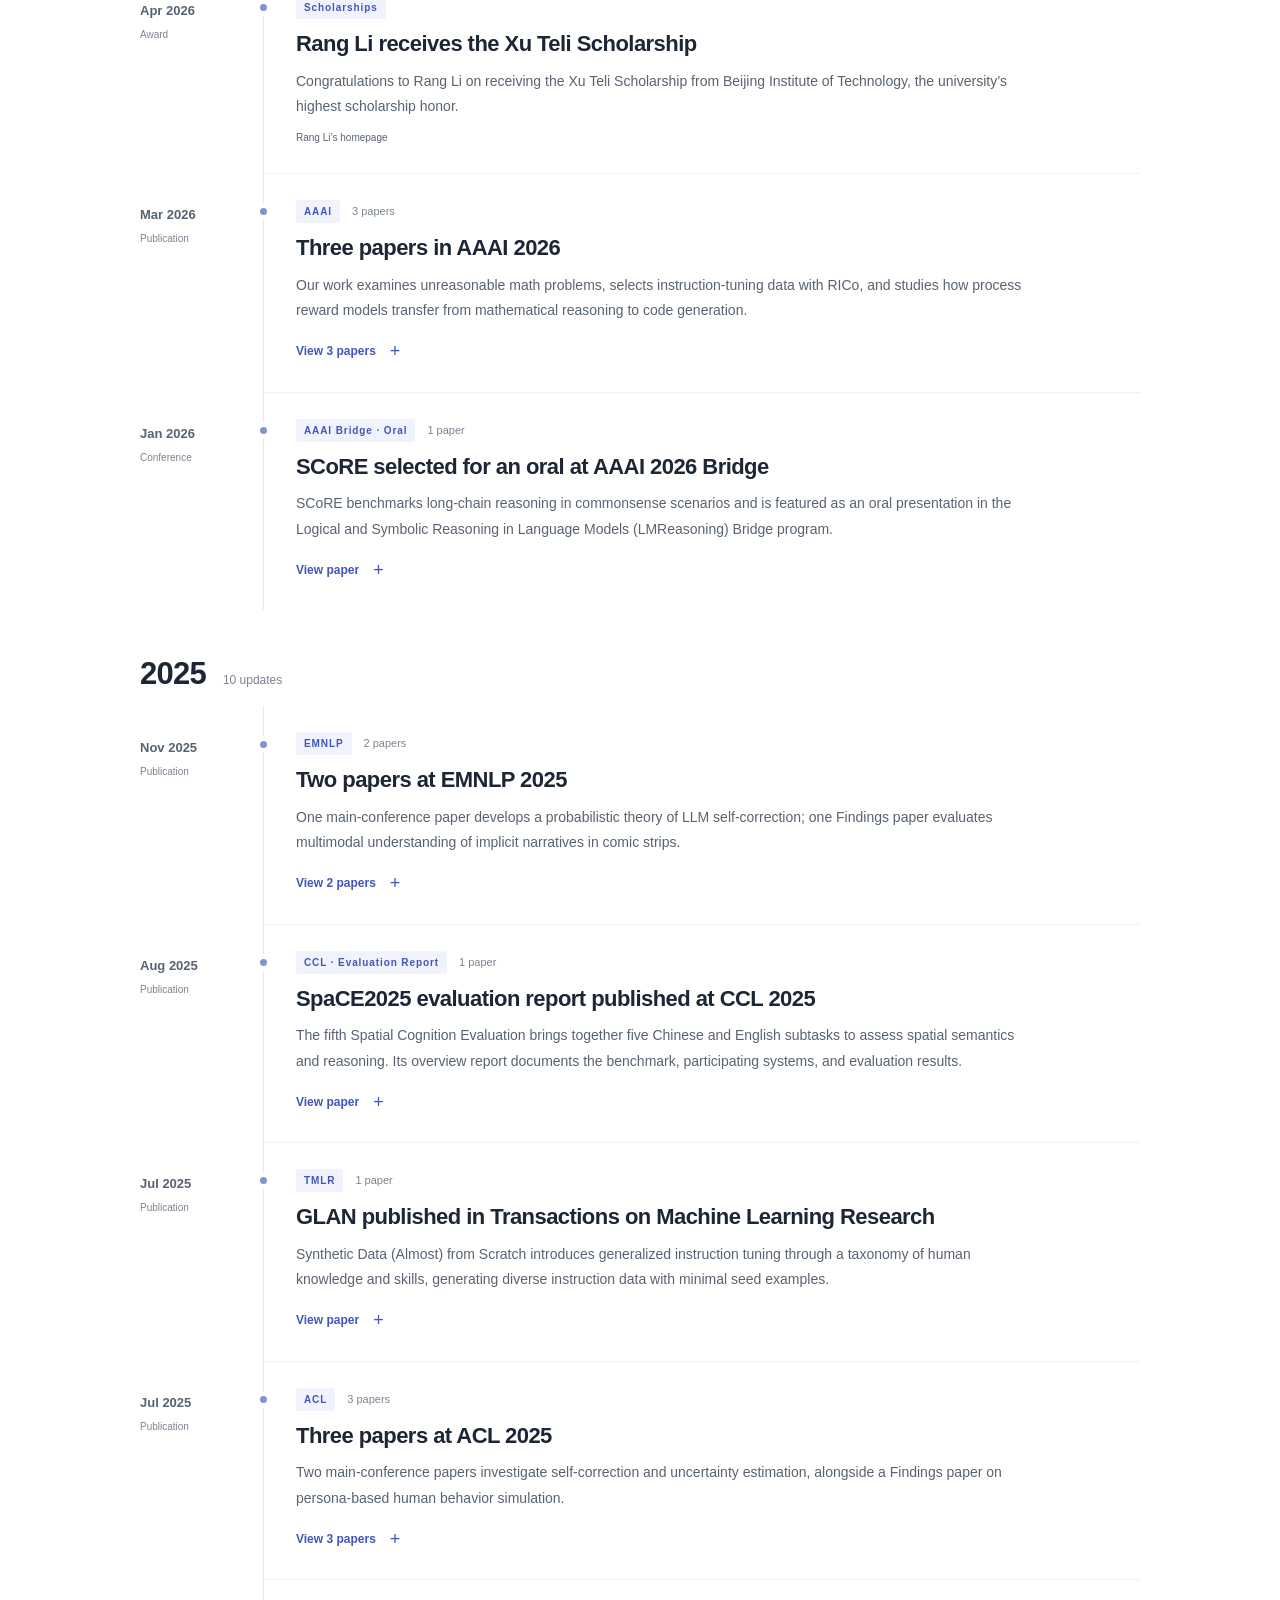
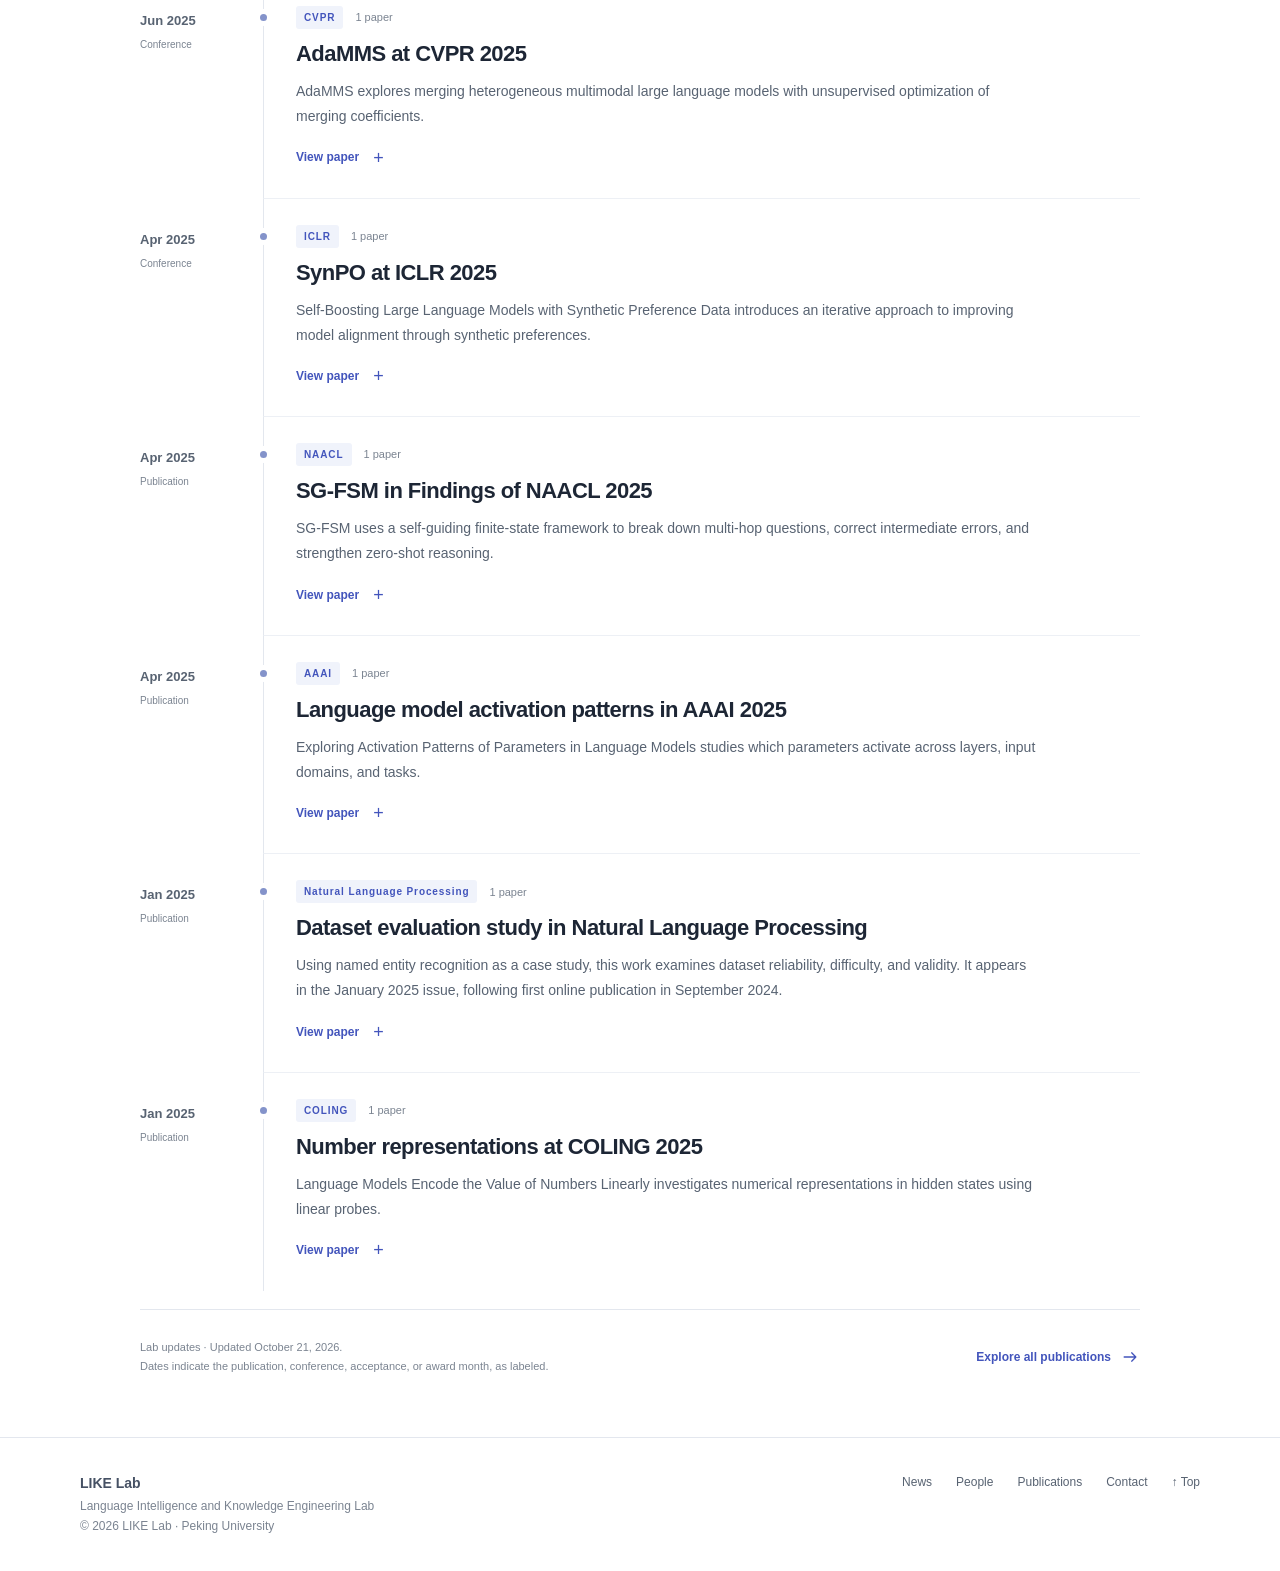
<file: news.html>
<!doctype html>
<html lang="en"><head><meta charset="utf-8">
<!-- Google tag (gtag.js) -->
<script async src="https://www.googletagmanager.com/gtag/js?id=G-2CBV6S0XQP"></script>
<script>
  window.dataLayer = window.dataLayer || [];
  function gtag(){dataLayer.push(arguments);}
  gtag('js', new Date());
  gtag('config', 'G-2CBV6S0XQP');
</script>
<meta name="viewport" content="width=device-width,initial-scale=1"><meta name="description" content="Publications, conference presentations, acceptances, and member awards from LIKE Lab at Peking University, covering 2025 and 2026."><meta name="theme-color" content="#4355bc"><title>News · LIKE Lab · Peking University</title><link rel="icon" href="assets/like-logo.svg" type="image/svg+xml"><link rel="stylesheet" href="assets/site.css?v=a5355a71710f"><script src="assets/site.js?v=5088bf85f177" defer></script><!-- language-alternates:start --><link rel="alternate" hreflang="en" href="news.html"><link rel="alternate" hreflang="zh-CN" href="zh/news.html"><!-- language-alternates:end --></head>
<body><a class="skip-link" href="#main">Skip to content</a><header class="site-header"><div class="container header-inner"><a class="brand" href="index.html" aria-label="LIKE Lab home"><img src="assets/like-logo.svg" alt="" width="38" height="38">LIKE Lab</a><!-- language-switch:start --><a class="language-switch" data-language-switch href="zh/news.html" lang="zh-CN" hreflang="zh-CN" aria-label="切换到中文版">中文</a><!-- language-switch:end --><button class="menu-toggle" aria-controls="site-navigation" aria-expanded="false" aria-label="Open navigation"><svg class="icon" aria-hidden="true" viewBox="0 0 24 24"><path d="M4 6h16M4 12h16M4 18h16"/></svg></button><nav class="site-nav" id="site-navigation" aria-label="Main navigation"><a href="index.html">Home</a><a href="news.html" aria-current="page">News</a><a href="people.html">People</a><a href="publications.html">Publications</a><a href="contact.html">Contact</a><a class="search-link" href="publications.html#paper-search" aria-label="Search publications"><svg class="icon" aria-hidden="true" viewBox="0 0 24 24"><circle cx="10.5" cy="10.5" r="6.5"/><path d="m16 16 5 5"/></svg></a></nav></div></header>
<main id="main"><div class="container news-container"><div class="page-heading"><div class="eyebrow">Research and recognition</div><h1>Latest News</h1><p>Publications, awards, and milestones from LIKE Lab.<br>Celebrating the work and achievements of our community.</p></div><nav class="news-year-nav" aria-label="News by year"><a href="#news-2026">2026<span>8 updates</span></a><a href="#news-2025">2025<span>10 updates</span></a></nav><section class="news-year" id="news-2026" aria-labelledby="news-year-2026"><div class="news-year-heading"><h2 id="news-year-2026">2026</h2><span>8 updates</span></div><ol class="news-timeline"><li class="news-item" id="rang-li-pku-presidential-scholarship-2026"><div class="news-date"><time datetime="2026-09">Sep 2026</time><span>Award</span></div><article class="news-content"><div class="news-labels"><span class="news-conference">Scholarships</span></div><h3>Rang Li receives the PKU Presidential Scholarship</h3><p>Congratulations to Rang Li on receiving the Peking University Presidential Scholarship for Doctoral Students.</p><div class="news-sources"><a href="https://lirang04.github.io/" class="" target="_blank" rel="noopener noreferrer">Rang Li’s homepage</a></div></article></li><li class="news-item" id="neurips-2026"><div class="news-date"><time datetime="2026-09">Sep 2026</time><span>Acceptance</span></div><article class="news-content"><div class="news-labels"><span class="news-conference"><span class="conference-name">NeurIPS</span></span><span>1 paper</span></div><h3>Claw-Eval accepted at NeurIPS 2026</h3><p>Claw-Eval joins the Evaluations &amp; Datasets Track, advancing trustworthy evaluation of autonomous agents through task completion, safety, and robustness checks.</p><details class="news-papers"><summary>View paper<span aria-hidden="true">+</span></summary><ul><li><span class="news-paper-venue"><span class="conference-name">NeurIPS</span> 2026 · Evaluations &amp; Datasets Track</span><a href="https://arxiv.org/abs/2604.06132" class="" target="_blank" rel="noopener noreferrer">Claw-Eval: Towards Trustworthy Evaluation of Autonomous Agents<svg class="icon" aria-hidden="true" viewBox="0 0 24 24"><path d="M14 4h6v6m0-6-10 10M10 5H5a1 1 0 0 0-1 1v13a1 1 0 0 0 1 1h13a1 1 0 0 0 1-1v-5"/></svg></a><span class="news-paper-author">Bowen Ye et al.</span></li></ul><div class="news-sources"><a href="https://lilei-nlp.github.io/" class="" target="_blank" rel="noopener noreferrer">Source</a></div></details></article></li><li class="news-item" id="icml-2026"><div class="news-date"><time datetime="2026-07">Jul 2026</time><span>Conference</span></div><article class="news-content"><div class="news-labels"><span class="news-conference">ICML</span><span>2 papers</span></div><h3>Two papers at ICML 2026</h3><p>FIRE develops agents that reason over real-world files through stateful reinforcement learning. Rollout Routing Replay (R3) stabilizes MoE reinforcement learning by aligning inference-time and training-time routing decisions.</p><details class="news-papers"><summary>View 2 papers<span aria-hidden="true">+</span></summary><ul><li><span class="news-paper-venue">ICML 2026</span><a href="https://openreview.net/forum?id=lHVxzhqYai" class="" target="_blank" rel="noopener noreferrer">FIRE: Learning to Navigate and Act on Real-World Files via Stateful Reinforcement Learning<svg class="icon" aria-hidden="true" viewBox="0 0 24 24"><path d="M14 4h6v6m0-6-10 10M10 5H5a1 1 0 0 0-1 1v13a1 1 0 0 0 1 1h13a1 1 0 0 0 1-1v-5"/></svg></a><span class="news-paper-author">Jingyuan Ma et al.</span></li><li><span class="news-paper-venue">ICML 2026</span><a href="https://openreview.net/forum?id=ZMkfGplf4b" class="" target="_blank" rel="noopener noreferrer">Stabilizing MoE Reinforcement Learning by Aligning Training and Inference Routers<svg class="icon" aria-hidden="true" viewBox="0 0 24 24"><path d="M14 4h6v6m0-6-10 10M10 5H5a1 1 0 0 0-1 1v13a1 1 0 0 0 1 1h13a1 1 0 0 0 1-1v-5"/></svg></a><span class="news-paper-author">Wenhan Ma et al.</span></li></ul><div class="news-sources"><a href="https://icml.cc/virtual/2026/poster/61960" class="" target="_blank" rel="noopener noreferrer">Source 1</a> · <a href="https://icml.cc/virtual/2026/poster/63177" class="" target="_blank" rel="noopener noreferrer">Source 2</a></div></details></article></li><li class="news-item" id="acl-2026"><div class="news-date"><time datetime="2026-07">Jul 2026</time><span>Publication</span></div><article class="news-content"><div class="news-labels"><span class="news-conference">ACL</span><span>5 papers</span></div><h3>Five papers at ACL 2026</h3><p>Two main-conference papers and three Findings papers explore conceptual change, stable MoE reinforcement learning, reasoning safety, token budgeting, and human-centered evaluation.</p><details class="news-papers"><summary>View 5 papers<span aria-hidden="true">+</span></summary><ul><li><span class="news-paper-venue">ACL 2026</span><a href="https://aclanthology.org/2026.acl-long.652/" class="" target="_blank" rel="noopener noreferrer">HistLens: Mapping Idea Change across Concepts and Corpora<svg class="icon" aria-hidden="true" viewBox="0 0 24 24"><path d="M14 4h6v6m0-6-10 10M10 5H5a1 1 0 0 0-1 1v13a1 1 0 0 0 1 1h13a1 1 0 0 0 1-1v-5"/></svg></a><span class="news-paper-author">Yi Jing et al.</span></li><li><span class="news-paper-venue">ACL 2026</span><a href="https://aclanthology.org/2026.acl-long.1165/" class="" target="_blank" rel="noopener noreferrer">Towards Stable and Effective Reinforcement Learning for Mixture-of-Experts<svg class="icon" aria-hidden="true" viewBox="0 0 24 24"><path d="M14 4h6v6m0-6-10 10M10 5H5a1 1 0 0 0-1 1v13a1 1 0 0 0 1 1h13a1 1 0 0 0 1-1v-5"/></svg></a><span class="news-paper-author">Di Zhang et al.</span></li><li><span class="news-paper-venue">Findings of ACL 2026</span><a href="https://aclanthology.org/2026.findings-acl.1002/" class="" target="_blank" rel="noopener noreferrer">HAUNTATTACK: When Attack Follows Reasoning as a Shadow<svg class="icon" aria-hidden="true" viewBox="0 0 24 24"><path d="M14 4h6v6m0-6-10 10M10 5H5a1 1 0 0 0-1 1v13a1 1 0 0 0 1 1h13a1 1 0 0 0 1-1v-5"/></svg></a><span class="news-paper-author">Jingyuan Ma et al.</span></li><li><span class="news-paper-venue">Findings of ACL 2026</span><a href="https://aclanthology.org/2026.findings-acl.1063/" class="" target="_blank" rel="noopener noreferrer">SelfBudgeter: Adaptive Token Allocation for Efficient LLM Reasoning<svg class="icon" aria-hidden="true" viewBox="0 0 24 24"><path d="M14 4h6v6m0-6-10 10M10 5H5a1 1 0 0 0-1 1v13a1 1 0 0 0 1 1h13a1 1 0 0 0 1-1v-5"/></svg></a><span class="news-paper-author">Zheng Li et al.</span></li><li><span class="news-paper-venue">Findings of ACL 2026</span><a href="https://aclanthology.org/2026.findings-acl.1084/" class="" target="_blank" rel="noopener noreferrer">SenseJudge: Human-Centric Preference-Driven Judgment Framework<svg class="icon" aria-hidden="true" viewBox="0 0 24 24"><path d="M14 4h6v6m0-6-10 10M10 5H5a1 1 0 0 0-1 1v13a1 1 0 0 0 1 1h13a1 1 0 0 0 1-1v-5"/></svg></a><span class="news-paper-author">Rui Li et al.</span></li></ul><div class="news-sources"><a href="https://aclanthology.org/2026.acl-long.652/" class="" target="_blank" rel="noopener noreferrer">Source 1</a> · <a href="https://aclanthology.org/2026.acl-long.1165/" class="" target="_blank" rel="noopener noreferrer">Source 2</a> · <a href="https://aclanthology.org/2026.findings-acl.1002/" class="" target="_blank" rel="noopener noreferrer">Source 3</a> · <a href="https://aclanthology.org/2026.findings-acl.1063/" class="" target="_blank" rel="noopener noreferrer">Source 4</a> · <a href="https://aclanthology.org/2026.findings-acl.1084/" class="" target="_blank" rel="noopener noreferrer">Source 5</a></div></details></article></li><li class="news-item" id="cvpr-2026"><div class="news-date"><time datetime="2026-06">Jun 2026</time><span>Conference</span></div><article class="news-content"><div class="news-labels"><span class="news-conference">CVPR</span><span>1 paper</span></div><h3>GroundingME at CVPR 2026</h3><p>GroundingME reveals gaps in multimodal models’ visual grounding through challenging tests of discrimination, spatial relations, limited visibility, and ungroundable queries.</p><details class="news-papers"><summary>View paper<span aria-hidden="true">+</span></summary><ul><li><span class="news-paper-venue">CVPR 2026</span><a href="https://arxiv.org/abs/2512.17495" class="" target="_blank" rel="noopener noreferrer">GroundingME: Exposing the Visual Grounding Gap in MLLMs through Multi-Dimensional Evaluation<svg class="icon" aria-hidden="true" viewBox="0 0 24 24"><path d="M14 4h6v6m0-6-10 10M10 5H5a1 1 0 0 0-1 1v13a1 1 0 0 0 1 1h13a1 1 0 0 0 1-1v-5"/></svg></a><span class="news-paper-author">Rang Li et al.</span></li></ul><div class="news-sources"><a href="https://lirang04.github.io/" class="" target="_blank" rel="noopener noreferrer">Source 1</a> · <a href="https://arxiv.org/abs/2512.17495" class="" target="_blank" rel="noopener noreferrer">Source 2</a> · <a href="https://cvpr.thecvf.com/Conferences/2026" class="" target="_blank" rel="noopener noreferrer">Source 3</a></div></details></article></li><li class="news-item" id="rang-li-xu-teli-scholarship-2026"><div class="news-date"><time datetime="2026-04">Apr 2026</time><span>Award</span></div><article class="news-content"><div class="news-labels"><span class="news-conference">Scholarships</span></div><h3>Rang Li receives the Xu Teli Scholarship</h3><p>Congratulations to Rang Li on receiving the Xu Teli Scholarship from Beijing Institute of Technology, the university’s highest scholarship honor.</p><div class="news-sources"><a href="https://lirang04.github.io/" class="" target="_blank" rel="noopener noreferrer">Rang Li’s homepage</a></div></article></li><li class="news-item" id="aaai-2026"><div class="news-date"><time datetime="2026-03">Mar 2026</time><span>Publication</span></div><article class="news-content"><div class="news-labels"><span class="news-conference">AAAI</span><span>3 papers</span></div><h3>Three papers in AAAI 2026</h3><p>Our work examines unreasonable math problems, selects instruction-tuning data with RICo, and studies how process reward models transfer from mathematical reasoning to code generation.</p><details class="news-papers"><summary>View 3 papers<span aria-hidden="true">+</span></summary><ul><li><span class="news-paper-venue">AAAI 2026</span><a href="https://ojs.aaai.org/index.php/AAAI/article/view/40518" class="" target="_blank" rel="noopener noreferrer">Large Language Models Struggle with Unreasonability in Math Problems<svg class="icon" aria-hidden="true" viewBox="0 0 24 24"><path d="M14 4h6v6m0-6-10 10M10 5H5a1 1 0 0 0-1 1v13a1 1 0 0 0 1 1h13a1 1 0 0 0 1-1v-5"/></svg></a><span class="news-paper-author">Jingyuan Ma et al.</span></li><li><span class="news-paper-venue">AAAI 2026</span><a href="https://ojs.aaai.org/index.php/AAAI/article/view/40732" class="" target="_blank" rel="noopener noreferrer">RICo: Refined In-Context Contribution for Automatic Instruction-Tuning Data Selection<svg class="icon" aria-hidden="true" viewBox="0 0 24 24"><path d="M14 4h6v6m0-6-10 10M10 5H5a1 1 0 0 0-1 1v13a1 1 0 0 0 1 1h13a1 1 0 0 0 1-1v-5"/></svg></a><span class="news-paper-author">Yixin Yang et al.</span></li><li><span class="news-paper-venue">AAAI 2026</span><a href="https://doi.org/10.1609/aaai.v40i36.40289" class="" target="_blank" rel="noopener noreferrer">From Mathematical Reasoning to Code: Generalization of Process Reward Models in Test-Time Scaling<svg class="icon" aria-hidden="true" viewBox="0 0 24 24"><path d="M14 4h6v6m0-6-10 10M10 5H5a1 1 0 0 0-1 1v13a1 1 0 0 0 1 1h13a1 1 0 0 0 1-1v-5"/></svg></a><span class="news-paper-author">Zhengyu Chen et al.</span></li></ul><div class="news-sources"><a href="https://ojs.aaai.org/index.php/AAAI/article/view/40518" class="" target="_blank" rel="noopener noreferrer">Source 1</a> · <a href="https://ojs.aaai.org/index.php/AAAI/article/view/40732" class="" target="_blank" rel="noopener noreferrer">Source 2</a> · <a href="https://api.crossref.org/works/10.1609%2FAAAI.V40I36.40289" class="" target="_blank" rel="noopener noreferrer">Source 3</a></div></details></article></li><li class="news-item" id="aaai-bridge-2026-score"><div class="news-date"><time datetime="2026-01">Jan 2026</time><span>Conference</span></div><article class="news-content"><div class="news-labels"><span class="news-conference">AAAI Bridge · Oral</span><span>1 paper</span></div><h3>SCoRE selected for an oral at AAAI 2026 Bridge</h3><p>SCoRE benchmarks long-chain reasoning in commonsense scenarios and is featured as an oral presentation in the Logical and Symbolic Reasoning in Language Models (LMReasoning) Bridge program.</p><details class="news-papers"><summary>View paper<span aria-hidden="true">+</span></summary><ul><li><span class="news-paper-venue">AAAI 2026 Bridge · LMReasoning · Oral</span><a href="https://openreview.net/forum?id=RrHlh5Awnq" class="" target="_blank" rel="noopener noreferrer">SCoRE: Benchmarking Long-Chain Reasoning in Commonsense Scenarios<svg class="icon" aria-hidden="true" viewBox="0 0 24 24"><path d="M14 4h6v6m0-6-10 10M10 5H5a1 1 0 0 0-1 1v13a1 1 0 0 0 1 1h13a1 1 0 0 0 1-1v-5"/></svg></a><span class="news-paper-author">Weidong Zhan et al.</span></li></ul><div class="news-sources"><a href="https://openreview.net/forum?id=RrHlh5Awnq" class="" target="_blank" rel="noopener noreferrer">Source 1</a> · <a href="https://sites.google.com/view/aaai-2026-lmreasoning" class="" target="_blank" rel="noopener noreferrer">Source 2</a></div></details></article></li></ol></section><section class="news-year" id="news-2025" aria-labelledby="news-year-2025"><div class="news-year-heading"><h2 id="news-year-2025">2025</h2><span>10 updates</span></div><ol class="news-timeline"><li class="news-item" id="emnlp-2025"><div class="news-date"><time datetime="2025-11">Nov 2025</time><span>Publication</span></div><article class="news-content"><div class="news-labels"><span class="news-conference">EMNLP</span><span>2 papers</span></div><h3>Two papers at EMNLP 2025</h3><p>One main-conference paper develops a probabilistic theory of LLM self-correction; one Findings paper evaluates multimodal understanding of implicit narratives in comic strips.</p><details class="news-papers"><summary>View 2 papers<span aria-hidden="true">+</span></summary><ul><li><span class="news-paper-venue">EMNLP 2025</span><a href="https://aclanthology.org/2025.emnlp-main.685/" class="" target="_blank" rel="noopener noreferrer">A Probabilistic Inference Scaling Theory for LLM Self-Correction<svg class="icon" aria-hidden="true" viewBox="0 0 24 24"><path d="M14 4h6v6m0-6-10 10M10 5H5a1 1 0 0 0-1 1v13a1 1 0 0 0 1 1h13a1 1 0 0 0 1-1v-5"/></svg></a><span class="news-paper-author">Zhe Yang et al.</span></li><li><span class="news-paper-venue">Findings of EMNLP 2025</span><a href="https://aclanthology.org/2025.findings-emnlp.342/" class="" target="_blank" rel="noopener noreferrer">Beyond Single Frames: Can LMMs Comprehend Implicit Narratives in Comic Strip?<svg class="icon" aria-hidden="true" viewBox="0 0 24 24"><path d="M14 4h6v6m0-6-10 10M10 5H5a1 1 0 0 0-1 1v13a1 1 0 0 0 1 1h13a1 1 0 0 0 1-1v-5"/></svg></a><span class="news-paper-author">Xiaochen Wang et al.</span></li></ul><div class="news-sources"><a href="https://aclanthology.org/2025.emnlp-main.685/" class="" target="_blank" rel="noopener noreferrer">Source 1</a> · <a href="https://aclanthology.org/2025.findings-emnlp.342/" class="" target="_blank" rel="noopener noreferrer">Source 2</a></div></details></article></li><li class="news-item" id="ccl-2025-space"><div class="news-date"><time datetime="2025-08">Aug 2025</time><span>Publication</span></div><article class="news-content"><div class="news-labels"><span class="news-conference">CCL · Evaluation Report</span><span>1 paper</span></div><h3>SpaCE2025 evaluation report published at CCL 2025</h3><p>The fifth Spatial Cognition Evaluation brings together five Chinese and English subtasks to assess spatial semantics and reasoning. Its overview report documents the benchmark, participating systems, and evaluation results.</p><details class="news-papers"><summary>View paper<span aria-hidden="true">+</span></summary><ul><li><span class="news-paper-venue">CCL 2025 · Evaluation Report</span><a href="https://aclanthology.org/2025.ccl-2.4/" class="" target="_blank" rel="noopener noreferrer">Overview of CCL25-Eval Task 1: The Fifth Spatial Cognition Evaluation (SpaCE2025)<svg class="icon" aria-hidden="true" viewBox="0 0 24 24"><path d="M14 4h6v6m0-6-10 10M10 5H5a1 1 0 0 0-1 1v13a1 1 0 0 0 1 1h13a1 1 0 0 0 1-1v-5"/></svg></a><span class="news-paper-author">Yuhang Qin et al.</span></li></ul><div class="news-sources"><a href="https://aclanthology.org/2025.ccl-2.4/" class="" target="_blank" rel="noopener noreferrer">Source</a></div></details></article></li><li class="news-item" id="tmlr-2025-glan"><div class="news-date"><time datetime="2025-07">Jul 2025</time><span>Publication</span></div><article class="news-content"><div class="news-labels"><span class="news-conference">TMLR</span><span>1 paper</span></div><h3>GLAN published in Transactions on Machine Learning Research</h3><p>Synthetic Data (Almost) from Scratch introduces generalized instruction tuning through a taxonomy of human knowledge and skills, generating diverse instruction data with minimal seed examples.</p><details class="news-papers"><summary>View paper<span aria-hidden="true">+</span></summary><ul><li><span class="news-paper-venue">TMLR 2025</span><a href="https://openreview.net/forum?id=PahnCreCxK" class="" target="_blank" rel="noopener noreferrer">Synthetic Data (Almost) from Scratch: Generalized Instruction Tuning for Language Models<svg class="icon" aria-hidden="true" viewBox="0 0 24 24"><path d="M14 4h6v6m0-6-10 10M10 5H5a1 1 0 0 0-1 1v13a1 1 0 0 0 1 1h13a1 1 0 0 0 1-1v-5"/></svg></a><span class="news-paper-author">Haoran Li et al.</span></li></ul><div class="news-sources"><a href="https://openreview.net/forum?id=PahnCreCxK" class="" target="_blank" rel="noopener noreferrer">Source</a></div></details></article></li><li class="news-item" id="acl-2025"><div class="news-date"><time datetime="2025-07">Jul 2025</time><span>Publication</span></div><article class="news-content"><div class="news-labels"><span class="news-conference">ACL</span><span>3 papers</span></div><h3>Three papers at ACL 2025</h3><p>Two main-conference papers investigate self-correction and uncertainty estimation, alongside a Findings paper on persona-based human behavior simulation.</p><details class="news-papers"><summary>View 3 papers<span aria-hidden="true">+</span></summary><ul><li><span class="news-paper-venue">ACL 2025</span><a href="https://aclanthology.org/2025.acl-long.203/" class="" target="_blank" rel="noopener noreferrer">Confidence v.s. Critique: A Decomposition of Self-Correction Capability for LLMs<svg class="icon" aria-hidden="true" viewBox="0 0 24 24"><path d="M14 4h6v6m0-6-10 10M10 5H5a1 1 0 0 0-1 1v13a1 1 0 0 0 1 1h13a1 1 0 0 0 1-1v-5"/></svg></a><span class="news-paper-author">Zhe Yang et al.</span></li><li><span class="news-paper-venue">ACL 2025</span><a href="https://aclanthology.org/2025.acl-long.1118/" class="" target="_blank" rel="noopener noreferrer">Towards Harmonized Uncertainty Estimation for Large Language Models<svg class="icon" aria-hidden="true" viewBox="0 0 24 24"><path d="M14 4h6v6m0-6-10 10M10 5H5a1 1 0 0 0-1 1v13a1 1 0 0 0 1 1h13a1 1 0 0 0 1-1v-5"/></svg></a><span class="news-paper-author">Rui Li et al.</span></li><li><span class="news-paper-venue">Findings of ACL 2025</span><a href="https://aclanthology.org/2025.findings-acl.813/" class="" target="_blank" rel="noopener noreferrer">How Far are LLMs from Being Our Digital Twins? A Benchmark for Persona-Based Behavior Chain Simulation<svg class="icon" aria-hidden="true" viewBox="0 0 24 24"><path d="M14 4h6v6m0-6-10 10M10 5H5a1 1 0 0 0-1 1v13a1 1 0 0 0 1 1h13a1 1 0 0 0 1-1v-5"/></svg></a><span class="news-paper-author">Rui Li et al.</span></li></ul><div class="news-sources"><a href="https://aclanthology.org/2025.acl-long.203/" class="" target="_blank" rel="noopener noreferrer">Source 1</a> · <a href="https://aclanthology.org/2025.acl-long.1118/" class="" target="_blank" rel="noopener noreferrer">Source 2</a> · <a href="https://aclanthology.org/2025.findings-acl.813/" class="" target="_blank" rel="noopener noreferrer">Source 3</a></div></details></article></li><li class="news-item" id="cvpr-2025"><div class="news-date"><time datetime="2025-06">Jun 2025</time><span>Conference</span></div><article class="news-content"><div class="news-labels"><span class="news-conference">CVPR</span><span>1 paper</span></div><h3>AdaMMS at CVPR 2025</h3><p>AdaMMS explores merging heterogeneous multimodal large language models with unsupervised optimization of merging coefficients.</p><details class="news-papers"><summary>View paper<span aria-hidden="true">+</span></summary><ul><li><span class="news-paper-venue">CVPR 2025</span><a href="https://ieeexplore.ieee.org/abstract/document/11093469/" class="" target="_blank" rel="noopener noreferrer">AdaMMS: Model Merging for Heterogeneous Multimodal Large Language Models with Unsupervised Coefficient Optimization<svg class="icon" aria-hidden="true" viewBox="0 0 24 24"><path d="M14 4h6v6m0-6-10 10M10 5H5a1 1 0 0 0-1 1v13a1 1 0 0 0 1 1h13a1 1 0 0 0 1-1v-5"/></svg></a><span class="news-paper-author">Yiyang Du et al.</span></li></ul><div class="news-sources"><a href="https://ieeexplore.ieee.org/abstract/document/11093469/" class="" target="_blank" rel="noopener noreferrer">Source 1</a> · <a href="https://cvpr.thecvf.com/Conferences/2025" class="" target="_blank" rel="noopener noreferrer">Source 2</a></div></details></article></li><li class="news-item" id="iclr-2025"><div class="news-date"><time datetime="2025-04">Apr 2025</time><span>Conference</span></div><article class="news-content"><div class="news-labels"><span class="news-conference">ICLR</span><span>1 paper</span></div><h3>SynPO at ICLR 2025</h3><p>Self-Boosting Large Language Models with Synthetic Preference Data introduces an iterative approach to improving model alignment through synthetic preferences.</p><details class="news-papers"><summary>View paper<span aria-hidden="true">+</span></summary><ul><li><span class="news-paper-venue">ICLR 2025</span><a href="https://arxiv.org/abs/2410.06961" class="" target="_blank" rel="noopener noreferrer">Self-Boosting Large Language Models with Synthetic Preference Data<svg class="icon" aria-hidden="true" viewBox="0 0 24 24"><path d="M14 4h6v6m0-6-10 10M10 5H5a1 1 0 0 0-1 1v13a1 1 0 0 0 1 1h13a1 1 0 0 0 1-1v-5"/></svg></a><span class="news-paper-author">Qingxiu Dong et al.</span></li></ul><div class="news-sources"><a href="https://dqxiu.github.io/" class="" target="_blank" rel="noopener noreferrer">Source 1</a> · <a href="https://arxiv.org/abs/2410.06961" class="" target="_blank" rel="noopener noreferrer">Source 2</a> · <a href="https://iclr.cc/Conferences/2025" class="" target="_blank" rel="noopener noreferrer">Source 3</a></div></details></article></li><li class="news-item" id="naacl-2025"><div class="news-date"><time datetime="2025-04">Apr 2025</time><span>Publication</span></div><article class="news-content"><div class="news-labels"><span class="news-conference">NAACL</span><span>1 paper</span></div><h3>SG-FSM in Findings of NAACL 2025</h3><p>SG-FSM uses a self-guiding finite-state framework to break down multi-hop questions, correct intermediate errors, and strengthen zero-shot reasoning.</p><details class="news-papers"><summary>View paper<span aria-hidden="true">+</span></summary><ul><li><span class="news-paper-venue">Findings of NAACL 2025</span><a href="https://aclanthology.org/2025.findings-naacl.335/" class="" target="_blank" rel="noopener noreferrer">SG-FSM: A Self-Guiding Zero-Shot Prompting Paradigm for Multi-Hop Question Answering Based on Finite State Machine<svg class="icon" aria-hidden="true" viewBox="0 0 24 24"><path d="M14 4h6v6m0-6-10 10M10 5H5a1 1 0 0 0-1 1v13a1 1 0 0 0 1 1h13a1 1 0 0 0 1-1v-5"/></svg></a><span class="news-paper-author">Xiaochen Wang et al.</span></li></ul><div class="news-sources"><a href="https://aclanthology.org/2025.findings-naacl.335/" class="" target="_blank" rel="noopener noreferrer">Source</a></div></details></article></li><li class="news-item" id="aaai-2025"><div class="news-date"><time datetime="2025-04">Apr 2025</time><span>Publication</span></div><article class="news-content"><div class="news-labels"><span class="news-conference">AAAI</span><span>1 paper</span></div><h3>Language model activation patterns in AAAI 2025</h3><p>Exploring Activation Patterns of Parameters in Language Models studies which parameters activate across layers, input domains, and tasks.</p><details class="news-papers"><summary>View paper<span aria-hidden="true">+</span></summary><ul><li><span class="news-paper-venue">AAAI 2025</span><a href="https://ojs.aaai.org/index.php/AAAI/article/view/34730" class="" target="_blank" rel="noopener noreferrer">Exploring Activation Patterns of Parameters in Language Models<svg class="icon" aria-hidden="true" viewBox="0 0 24 24"><path d="M14 4h6v6m0-6-10 10M10 5H5a1 1 0 0 0-1 1v13a1 1 0 0 0 1 1h13a1 1 0 0 0 1-1v-5"/></svg></a><span class="news-paper-author">Yudong Wang et al.</span></li></ul><div class="news-sources"><a href="https://ojs.aaai.org/index.php/AAAI/article/view/34730" class="" target="_blank" rel="noopener noreferrer">Source</a></div></details></article></li><li class="news-item" id="nlp-2025-dataset-evaluation"><div class="news-date"><time datetime="2025-01">Jan 2025</time><span>Publication</span></div><article class="news-content"><div class="news-labels"><span class="news-conference">Natural Language Processing</span><span>1 paper</span></div><h3>Dataset evaluation study in Natural Language Processing</h3><p>Using named entity recognition as a case study, this work examines dataset reliability, difficulty, and validity. It appears in the January 2025 issue, following first online publication in September 2024.</p><details class="news-papers"><summary>View paper<span aria-hidden="true">+</span></summary><ul><li><span class="news-paper-venue">Natural Language Processing 31(1), 90–110</span><a href="https://doi.org/10.1017/nlp.2024.37" class="" target="_blank" rel="noopener noreferrer">Statistical dataset evaluation: A case study on named entity recognition<svg class="icon" aria-hidden="true" viewBox="0 0 24 24"><path d="M14 4h6v6m0-6-10 10M10 5H5a1 1 0 0 0-1 1v13a1 1 0 0 0 1 1h13a1 1 0 0 0 1-1v-5"/></svg></a><span class="news-paper-author">Chengwen Wang et al.</span></li></ul><div class="news-sources"><a href="https://www.cambridge.org/core/journals/natural-language-processing/article/statistical-dataset-evaluation-a-case-study-on-named-entity-recognition/BF7FA3EF95004830F233CF5D743D98B2" class="" target="_blank" rel="noopener noreferrer">Source</a></div></details></article></li><li class="news-item" id="coling-2025"><div class="news-date"><time datetime="2025-01">Jan 2025</time><span>Publication</span></div><article class="news-content"><div class="news-labels"><span class="news-conference">COLING</span><span>1 paper</span></div><h3>Number representations at COLING 2025</h3><p>Language Models Encode the Value of Numbers Linearly investigates numerical representations in hidden states using linear probes.</p><details class="news-papers"><summary>View paper<span aria-hidden="true">+</span></summary><ul><li><span class="news-paper-venue">COLING 2025</span><a href="https://aclanthology.org/2025.coling-main.47/" class="" target="_blank" rel="noopener noreferrer">Language Models Encode the Value of Numbers Linearly<svg class="icon" aria-hidden="true" viewBox="0 0 24 24"><path d="M14 4h6v6m0-6-10 10M10 5H5a1 1 0 0 0-1 1v13a1 1 0 0 0 1 1h13a1 1 0 0 0 1-1v-5"/></svg></a><span class="news-paper-author">Fangwei Zhu et al.</span></li></ul><div class="news-sources"><a href="https://aclanthology.org/2025.coling-main.47/" class="" target="_blank" rel="noopener noreferrer">Source</a></div></details></article></li></ol></section><div class="news-end"><p>Lab updates · Updated October 21, 2026.<br>Dates indicate the publication, conference, acceptance, or award month, as labeled.</p><a class="text-link" href="publications.html">Explore all publications<svg class="icon" aria-hidden="true" viewBox="0 0 24 24"><path d="M5 12h14m-5-5 5 5-5 5"/></svg></a></div></div></main>
<footer class="site-footer"><div class="container footer-inner"><div><strong>LIKE Lab</strong><br>Language Intelligence and Knowledge Engineering Lab<br>© 2026 LIKE Lab · Peking University</div><div class="footer-links"><a href="news.html">News</a><a href="people.html">People</a><a href="publications.html">Publications</a><a href="contact.html">Contact</a><a href="#main" aria-label="Back to top">↑ Top</a></div></div></footer></body></html>
</file>
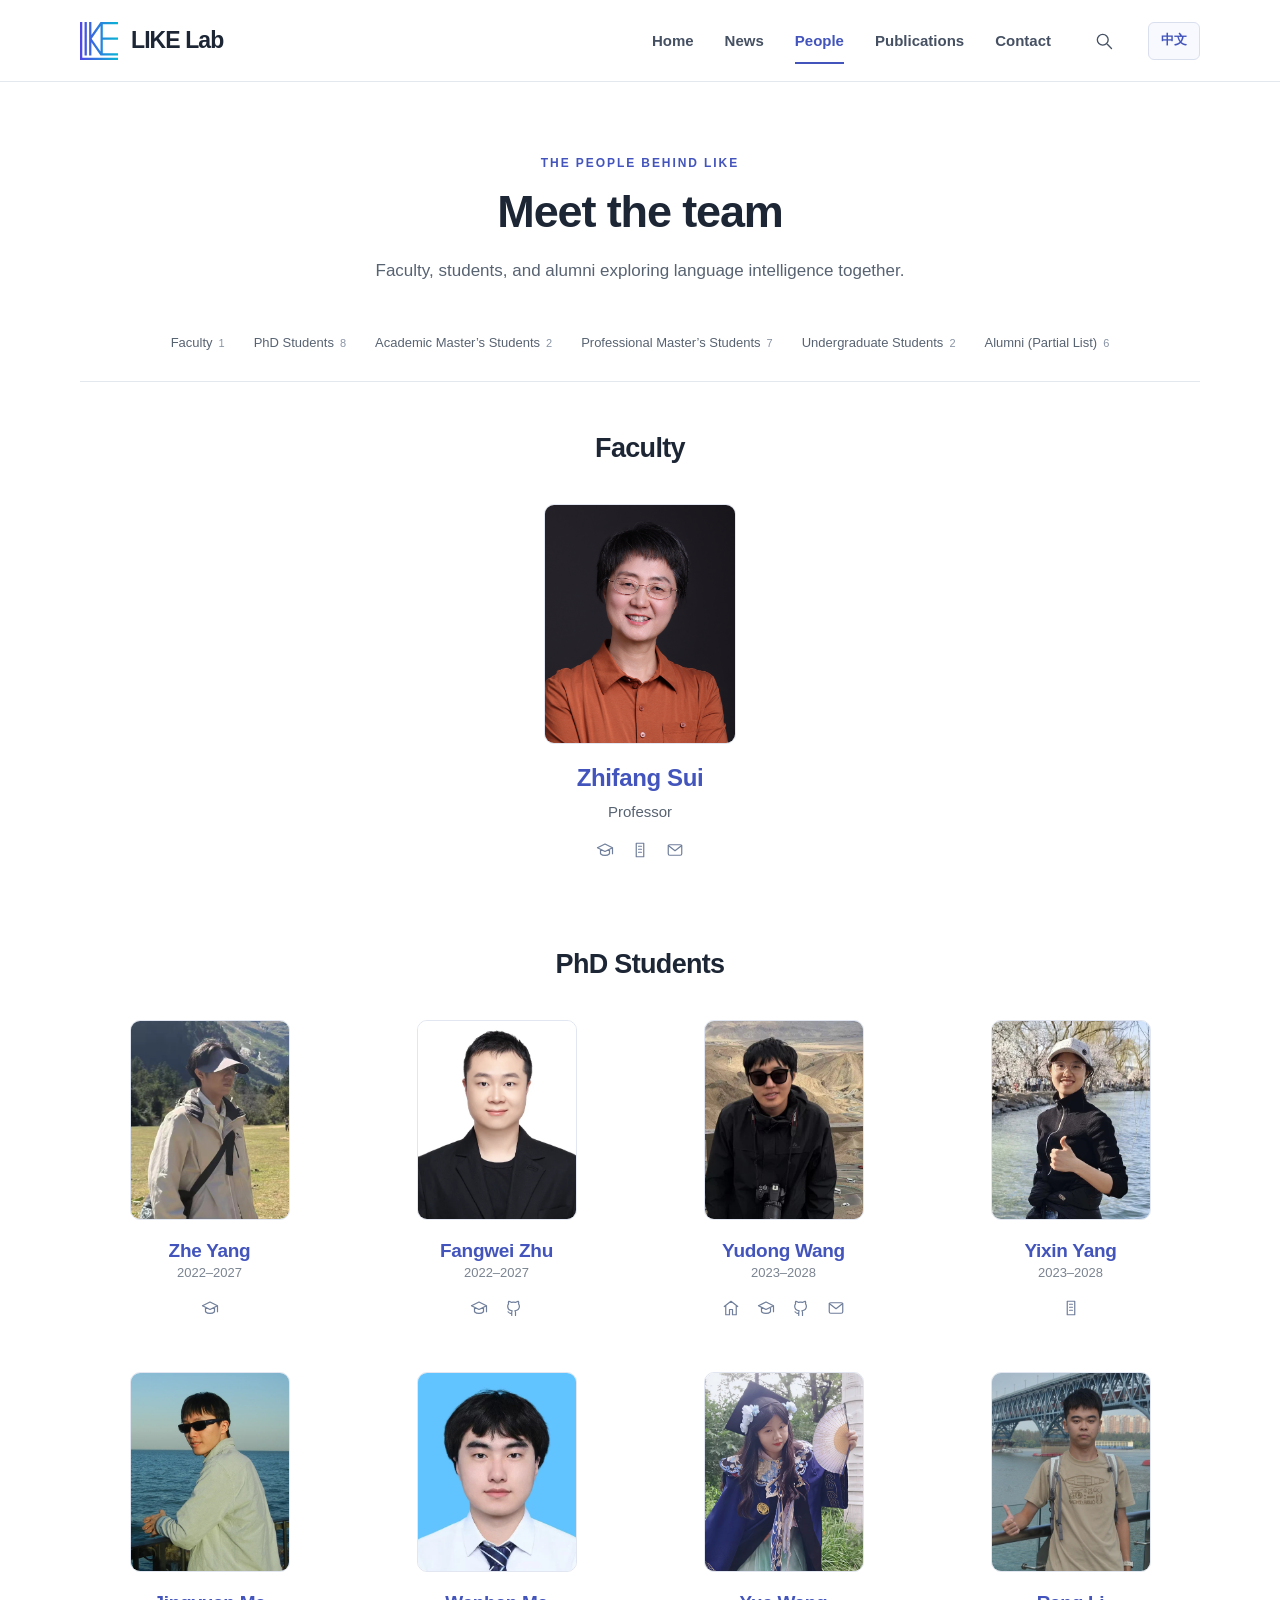
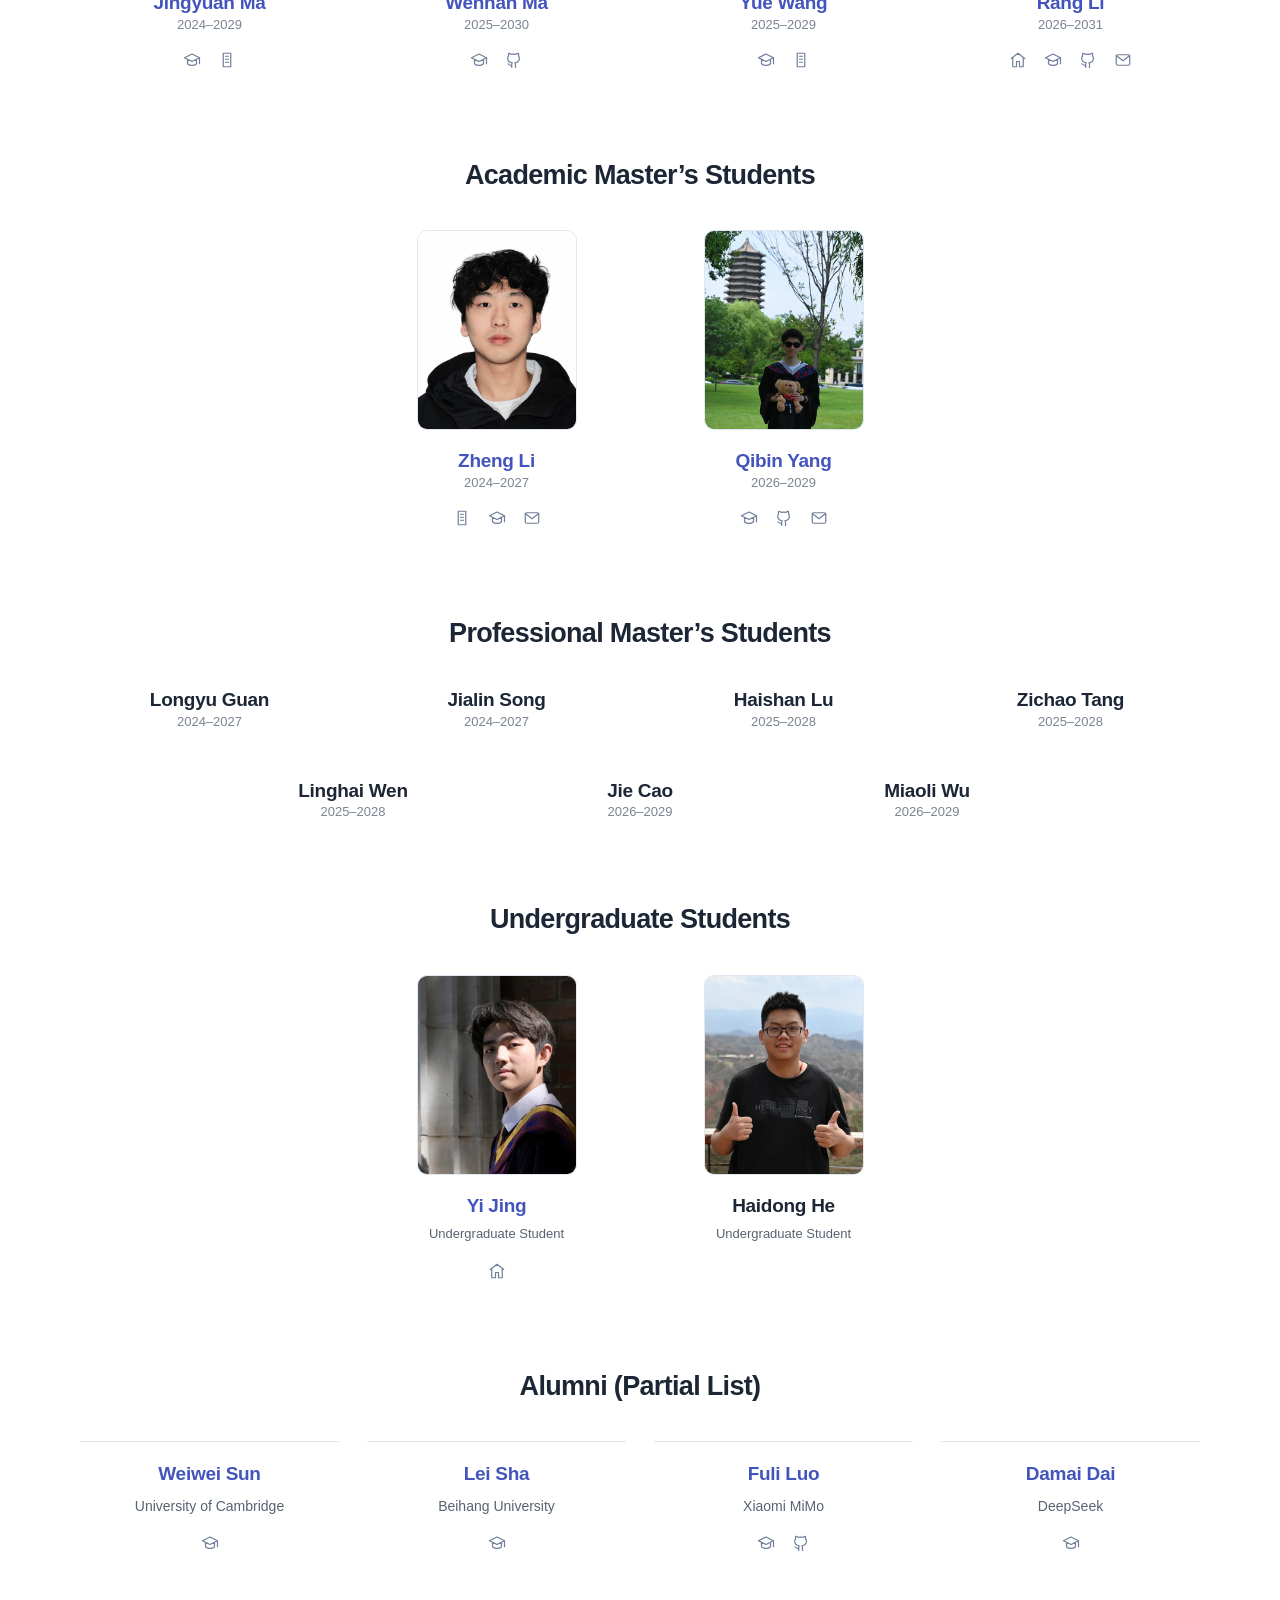
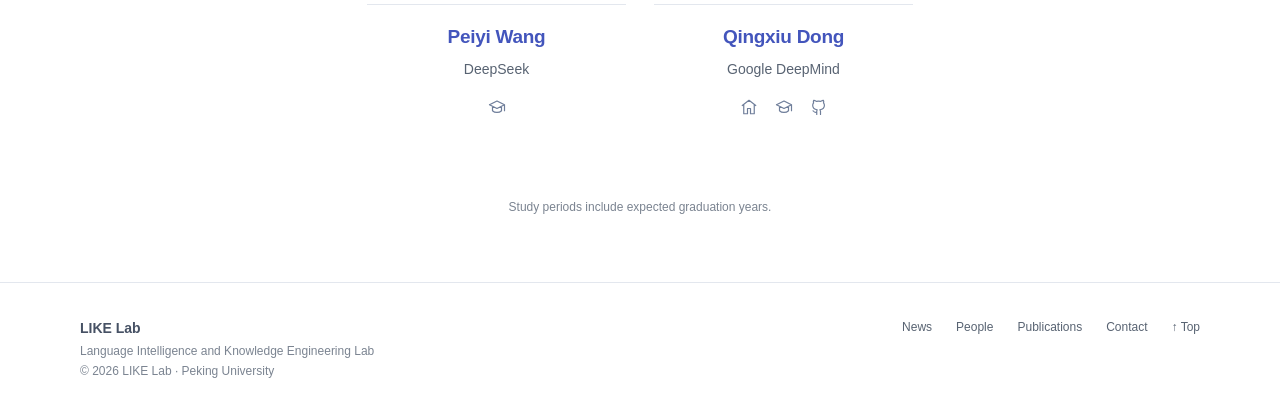
<file: people.html>
<!doctype html>
<html lang="en"><head><meta charset="utf-8">
<!-- Google tag (gtag.js) -->
<script async src="https://www.googletagmanager.com/gtag/js?id=G-2CBV6S0XQP"></script>
<script>
  window.dataLayer = window.dataLayer || [];
  function gtag(){dataLayer.push(arguments);}
  gtag('js', new Date());
  gtag('config', 'G-2CBV6S0XQP');
</script>
<meta name="viewport" content="width=device-width,initial-scale=1"><meta name="description" content="Meet the faculty, students, and alumni of LIKE Lab at Peking University."><meta name="theme-color" content="#4355bc"><title>People · LIKE Lab · Peking University</title><link rel="icon" href="assets/like-logo.svg" type="image/svg+xml"><link rel="stylesheet" href="assets/site.css?v=a5355a71710f"><script src="assets/site.js?v=5088bf85f177" defer></script><!-- language-alternates:start --><link rel="alternate" hreflang="en" href="people.html"><link rel="alternate" hreflang="zh-CN" href="zh/people.html"><!-- language-alternates:end --></head>
<body><a class="skip-link" href="#main">Skip to content</a><header class="site-header"><div class="container header-inner"><a class="brand" href="index.html" aria-label="LIKE Lab home"><img src="assets/like-logo.svg" alt="" width="38" height="38">LIKE Lab</a><!-- language-switch:start --><a class="language-switch" data-language-switch href="zh/people.html" lang="zh-CN" hreflang="zh-CN" aria-label="切换到中文版">中文</a><!-- language-switch:end --><button class="menu-toggle" aria-controls="site-navigation" aria-expanded="false" aria-label="Open navigation"><svg class="icon" aria-hidden="true" viewBox="0 0 24 24"><path d="M4 6h16M4 12h16M4 18h16"/></svg></button><nav class="site-nav" id="site-navigation" aria-label="Main navigation"><a href="index.html">Home</a><a href="news.html">News</a><a href="people.html" aria-current="page">People</a><a href="publications.html">Publications</a><a href="contact.html">Contact</a><a class="search-link" href="publications.html#paper-search" aria-label="Search publications"><svg class="icon" aria-hidden="true" viewBox="0 0 24 24"><circle cx="10.5" cy="10.5" r="6.5"/><path d="m16 16 5 5"/></svg></a></nav></div></header>
<main id="main"><div class="container"><div class="page-heading"><div class="eyebrow">The people behind LIKE</div><h1>Meet the team</h1><p>Faculty, students, and alumni exploring language intelligence together.</p></div><nav class="role-nav" aria-label="Team categories"><a href="#faculty">Faculty<span>1</span></a><a href="#phd">PhD Students<span>8</span></a><a href="#masters">Academic Master’s Students<span>2</span></a><a href="#professional-masters">Professional Master’s Students<span>7</span></a><a href="#undergraduates">Undergraduate Students<span>2</span></a><a href="#alumni">Alumni (Partial List)<span>6</span></a></nav><section class="people-section" id="faculty" aria-labelledby="faculty-title"><h2 id="faculty-title">Faculty</h2><div class="people-grid faculty"><article class="person" data-name="Zhifang Sui"><img class="portrait portrait-photo" src="assets/people/zhifang-sui-portrait.png" alt="Zhifang Sui" width="160" height="200" loading="lazy" decoding="async"><h3><a href="https://scholar.google.com/citations?user=y2EaftAAAAAJ&amp;hl=en" class="" target="_blank" rel="noopener noreferrer">Zhifang Sui</a></h3><p class="role">Professor</p><div class="person-links"><a href="https://scholar.google.com/citations?user=y2EaftAAAAAJ&amp;hl=en" aria-label="Zhifang Sui — Scholar" title="Scholar" target="_blank" rel="noopener noreferrer"><svg class="icon" aria-hidden="true" viewBox="0 0 24 24"><path d="m2 9 10-5 10 5-10 5-10-5m4 2v6c3 3 9 3 12 0v-6m4-2v8"/></svg></a><a href="https://aclanthology.org/people/zhifang-sui/" aria-label="Zhifang Sui — Publications" title="Publications" target="_blank" rel="noopener noreferrer"><svg class="icon" aria-hidden="true" viewBox="0 0 24 24"><path d="M7 3h10v18H7zM10 7h4m-4 4h4m-4 4h4"/></svg></a><a href="mailto:szf@pku.edu.cn" aria-label="Zhifang Sui — Email" title="Email"><svg class="icon" aria-hidden="true" viewBox="0 0 24 24"><rect x="3" y="5" width="18" height="14" rx="2"/><path d="m3 6 9 7 9-7"/></svg></a></div></article></div></section><section class="people-section" id="phd" aria-labelledby="phd-title"><h2 id="phd-title">PhD Students</h2><div class="people-grid "><article class="person" data-name="Zhe Yang"><img class="portrait portrait-photo" src="assets/people/zhe-yang.webp" alt="Zhe Yang" width="160" height="200" loading="lazy" decoding="async"><h3><a href="https://scholar.google.com/citations?user=81og4oYAAAAJ&amp;hl=en" class="" target="_blank" rel="noopener noreferrer">Zhe Yang</a></h3><p class="years">2022–2027</p><div class="person-links"><a href="https://scholar.google.com/citations?user=81og4oYAAAAJ&amp;hl=en" aria-label="Zhe Yang — Scholar" title="Scholar" target="_blank" rel="noopener noreferrer"><svg class="icon" aria-hidden="true" viewBox="0 0 24 24"><path d="m2 9 10-5 10 5-10 5-10-5m4 2v6c3 3 9 3 12 0v-6m4-2v8"/></svg></a></div></article><article class="person" data-name="Fangwei Zhu"><img class="portrait portrait-photo" src="assets/people/fangwei-zhu.webp" alt="Fangwei Zhu" width="160" height="200" loading="lazy" decoding="async"><h3><a href="https://scholar.google.com/citations?user=jcWXUyEAAAAJ&amp;hl=en" class="" target="_blank" rel="noopener noreferrer">Fangwei Zhu</a></h3><p class="years">2022–2027</p><div class="person-links"><a href="https://scholar.google.com/citations?user=jcWXUyEAAAAJ&amp;hl=en" aria-label="Fangwei Zhu — Scholar" title="Scholar" target="_blank" rel="noopener noreferrer"><svg class="icon" aria-hidden="true" viewBox="0 0 24 24"><path d="m2 9 10-5 10 5-10 5-10-5m4 2v6c3 3 9 3 12 0v-6m4-2v8"/></svg></a><a href="https://github.com/solitaryzero" aria-label="Fangwei Zhu — GitHub" title="GitHub" target="_blank" rel="noopener noreferrer"><svg class="icon" aria-hidden="true" viewBox="0 0 24 24"><path d="M9 19c-4 1-4-2-5-2m10 5v-4a3 3 0 0 0-.8-2.3c3-.3 6-1.5 6-6A4.7 4.7 0 0 0 18 6.5a4.5 4.5 0 0 0-.1-3.3s-1.1-.3-3.5 1.3a12 12 0 0 0-6 0C6 2.9 4.9 3.2 4.9 3.2a4.5 4.5 0 0 0-.1 3.3 4.7 4.7 0 0 0-1.2 3.2c0 4.5 3 5.7 6 6A3 3 0 0 0 9 18v4"/></svg></a></div></article><article class="person" data-name="Yudong Wang"><img class="portrait portrait-photo" src="assets/people/yudong-wang.webp" alt="Yudong Wang" width="160" height="200" loading="lazy" decoding="async"><h3><a href="https://qian2333.github.io/" class="" target="_blank" rel="noopener noreferrer">Yudong Wang</a></h3><p class="years">2023–2028</p><div class="person-links"><a href="https://qian2333.github.io/" aria-label="Yudong Wang — Website" title="Website" target="_blank" rel="noopener noreferrer"><svg class="icon" aria-hidden="true" viewBox="0 0 24 24"><path d="m3 10 9-7 9 7M5 9v12h5v-7h4v7h5V9"/></svg></a><a href="https://scholar.google.com/citations?user=3WBdFkQAAAAJ&amp;hl=en" aria-label="Yudong Wang — Scholar" title="Scholar" target="_blank" rel="noopener noreferrer"><svg class="icon" aria-hidden="true" viewBox="0 0 24 24"><path d="m2 9 10-5 10 5-10 5-10-5m4 2v6c3 3 9 3 12 0v-6m4-2v8"/></svg></a><a href="https://github.com/Qian2333" aria-label="Yudong Wang — GitHub" title="GitHub" target="_blank" rel="noopener noreferrer"><svg class="icon" aria-hidden="true" viewBox="0 0 24 24"><path d="M9 19c-4 1-4-2-5-2m10 5v-4a3 3 0 0 0-.8-2.3c3-.3 6-1.5 6-6A4.7 4.7 0 0 0 18 6.5a4.5 4.5 0 0 0-.1-3.3s-1.1-.3-3.5 1.3a12 12 0 0 0-6 0C6 2.9 4.9 3.2 4.9 3.2a4.5 4.5 0 0 0-.1 3.3 4.7 4.7 0 0 0-1.2 3.2c0 4.5 3 5.7 6 6A3 3 0 0 0 9 18v4"/></svg></a><a href="mailto:yudongwang1121@126.com" aria-label="Yudong Wang — Email" title="Email"><svg class="icon" aria-hidden="true" viewBox="0 0 24 24"><rect x="3" y="5" width="18" height="14" rx="2"/><path d="m3 6 9 7 9-7"/></svg></a></div></article><article class="person" data-name="Yixin Yang"><img class="portrait portrait-photo" src="assets/people/yixin-yang.webp" alt="Yixin Yang" width="160" height="200" loading="lazy" decoding="async"><h3><a href="https://aclanthology.org/people/yixin-yang/" class="" target="_blank" rel="noopener noreferrer">Yixin Yang</a></h3><p class="years">2023–2028</p><div class="person-links"><a href="https://aclanthology.org/people/yixin-yang/" aria-label="Yixin Yang — Publications" title="Publications" target="_blank" rel="noopener noreferrer"><svg class="icon" aria-hidden="true" viewBox="0 0 24 24"><path d="M7 3h10v18H7zM10 7h4m-4 4h4m-4 4h4"/></svg></a></div></article><article class="person" data-name="Jingyuan Ma"><img class="portrait portrait-photo" src="assets/people/jingyuan-ma.webp" alt="Jingyuan Ma" width="160" height="200" loading="lazy" decoding="async"><h3><a href="https://scholar.google.com/citations?user=ahV9vaoAAAAJ&amp;hl=zh-CN" class="" target="_blank" rel="noopener noreferrer">Jingyuan Ma</a></h3><p class="years">2024–2029</p><div class="person-links"><a href="https://scholar.google.com/citations?user=ahV9vaoAAAAJ&amp;hl=zh-CN" aria-label="Jingyuan Ma — Scholar" title="Scholar" target="_blank" rel="noopener noreferrer"><svg class="icon" aria-hidden="true" viewBox="0 0 24 24"><path d="m2 9 10-5 10 5-10 5-10-5m4 2v6c3 3 9 3 12 0v-6m4-2v8"/></svg></a><a href="https://aclanthology.org/people/jingyuan-ma/" aria-label="Jingyuan Ma — Publications" title="Publications" target="_blank" rel="noopener noreferrer"><svg class="icon" aria-hidden="true" viewBox="0 0 24 24"><path d="M7 3h10v18H7zM10 7h4m-4 4h4m-4 4h4"/></svg></a></div></article><article class="person" data-name="Wenhan Ma"><img class="portrait portrait-photo" src="assets/people/wenhan-ma.webp" alt="Wenhan Ma" width="160" height="200" loading="lazy" decoding="async"><h3><a href="https://scholar.google.com/citations?user=z81xNAEAAAAJ&amp;hl=en" class="" target="_blank" rel="noopener noreferrer">Wenhan Ma</a></h3><p class="years">2025–2030</p><div class="person-links"><a href="https://scholar.google.com/citations?user=z81xNAEAAAAJ&amp;hl=en" aria-label="Wenhan Ma — Scholar" title="Scholar" target="_blank" rel="noopener noreferrer"><svg class="icon" aria-hidden="true" viewBox="0 0 24 24"><path d="m2 9 10-5 10 5-10 5-10-5m4 2v6c3 3 9 3 12 0v-6m4-2v8"/></svg></a><a href="https://github.com/CuteNPC" aria-label="Wenhan Ma — GitHub" title="GitHub" target="_blank" rel="noopener noreferrer"><svg class="icon" aria-hidden="true" viewBox="0 0 24 24"><path d="M9 19c-4 1-4-2-5-2m10 5v-4a3 3 0 0 0-.8-2.3c3-.3 6-1.5 6-6A4.7 4.7 0 0 0 18 6.5a4.5 4.5 0 0 0-.1-3.3s-1.1-.3-3.5 1.3a12 12 0 0 0-6 0C6 2.9 4.9 3.2 4.9 3.2a4.5 4.5 0 0 0-.1 3.3 4.7 4.7 0 0 0-1.2 3.2c0 4.5 3 5.7 6 6A3 3 0 0 0 9 18v4"/></svg></a></div></article><article class="person" data-name="Yue Wang"><img class="portrait portrait-photo" src="assets/people/yue-wang.webp" alt="Yue Wang" width="160" height="200" loading="lazy" decoding="async"><h3><a href="https://scholar.google.com/citations?hl=zh-CN&amp;user=xySMYH4AAAAJ" class="" target="_blank" rel="noopener noreferrer">Yue Wang</a></h3><p class="years">2025–2029</p><div class="person-links"><a href="https://scholar.google.com/citations?hl=zh-CN&amp;user=xySMYH4AAAAJ" aria-label="Yue Wang — Scholar" title="Scholar" target="_blank" rel="noopener noreferrer"><svg class="icon" aria-hidden="true" viewBox="0 0 24 24"><path d="m2 9 10-5 10 5-10 5-10-5m4 2v6c3 3 9 3 12 0v-6m4-2v8"/></svg></a><a href="https://aclanthology.org/people/yue-wang/" aria-label="Yue Wang — Publications" title="Publications" target="_blank" rel="noopener noreferrer"><svg class="icon" aria-hidden="true" viewBox="0 0 24 24"><path d="M7 3h10v18H7zM10 7h4m-4 4h4m-4 4h4"/></svg></a></div></article><article class="person" data-name="Rang Li"><img class="portrait portrait-photo" src="assets/people/rang-li-new.webp" alt="Rang Li" width="160" height="200" loading="lazy" decoding="async"><h3><a href="https://lirang04.github.io/" class="" target="_blank" rel="noopener noreferrer">Rang Li</a></h3><p class="years">2026–2031</p><div class="person-links"><a href="https://lirang04.github.io/" aria-label="Rang Li — Website" title="Website" target="_blank" rel="noopener noreferrer"><svg class="icon" aria-hidden="true" viewBox="0 0 24 24"><path d="m3 10 9-7 9 7M5 9v12h5v-7h4v7h5V9"/></svg></a><a href="https://scholar.google.com/citations?user=PiaKMIUAAAAJ&amp;hl=en" aria-label="Rang Li — Scholar" title="Scholar" target="_blank" rel="noopener noreferrer"><svg class="icon" aria-hidden="true" viewBox="0 0 24 24"><path d="m2 9 10-5 10 5-10 5-10-5m4 2v6c3 3 9 3 12 0v-6m4-2v8"/></svg></a><a href="https://github.com/lirang04" aria-label="Rang Li — GitHub" title="GitHub" target="_blank" rel="noopener noreferrer"><svg class="icon" aria-hidden="true" viewBox="0 0 24 24"><path d="M9 19c-4 1-4-2-5-2m10 5v-4a3 3 0 0 0-.8-2.3c3-.3 6-1.5 6-6A4.7 4.7 0 0 0 18 6.5a4.5 4.5 0 0 0-.1-3.3s-1.1-.3-3.5 1.3a12 12 0 0 0-6 0C6 2.9 4.9 3.2 4.9 3.2a4.5 4.5 0 0 0-.1 3.3 4.7 4.7 0 0 0-1.2 3.2c0 4.5 3 5.7 6 6A3 3 0 0 0 9 18v4"/></svg></a><a href="mailto:lirang410@gmail.com" aria-label="Rang Li — Email" title="Email"><svg class="icon" aria-hidden="true" viewBox="0 0 24 24"><rect x="3" y="5" width="18" height="14" rx="2"/><path d="m3 6 9 7 9-7"/></svg></a></div></article></div></section><section class="people-section" id="masters" aria-labelledby="masters-title"><h2 id="masters-title">Academic Master’s Students</h2><div class="people-grid "><article class="person" data-name="Zheng Li"><img class="portrait portrait-photo" src="assets/people/zheng-li.webp" alt="Zheng Li" width="160" height="200" loading="lazy" decoding="async"><h3><a href="https://scholar.google.com/citations?user=BzqxkowAAAAJ&amp;hl=zh-CN" class="" target="_blank" rel="noopener noreferrer">Zheng Li</a></h3><p class="years">2024–2027</p><div class="person-links"><a href="https://aclanthology.org/people/zheng-li-7800/" aria-label="Zheng Li — Publications" title="Publications" target="_blank" rel="noopener noreferrer"><svg class="icon" aria-hidden="true" viewBox="0 0 24 24"><path d="M7 3h10v18H7zM10 7h4m-4 4h4m-4 4h4"/></svg></a><a href="https://scholar.google.com/citations?user=BzqxkowAAAAJ&amp;hl=zh-CN" aria-label="Zheng Li — Scholar" title="Scholar" target="_blank" rel="noopener noreferrer"><svg class="icon" aria-hidden="true" viewBox="0 0 24 24"><path d="m2 9 10-5 10 5-10 5-10-5m4 2v6c3 3 9 3 12 0v-6m4-2v8"/></svg></a><a href="mailto:lizheng2001@pku.edu.cn" aria-label="Zheng Li — Email" title="Email"><svg class="icon" aria-hidden="true" viewBox="0 0 24 24"><rect x="3" y="5" width="18" height="14" rx="2"/><path d="m3 6 9 7 9-7"/></svg></a></div></article><article class="person" data-name="Qibin Yang"><img class="portrait portrait-photo" src="assets/people/qibin-yang-boya.png" alt="Qibin Yang" width="160" height="200" loading="lazy" decoding="async"><h3><a href="https://scholar.google.com/citations?user=8uNsuVkAAAAJ&amp;hl=en" class="" target="_blank" rel="noopener noreferrer">Qibin Yang</a></h3><p class="years">2026–2029</p><div class="person-links"><a href="https://scholar.google.com/citations?user=8uNsuVkAAAAJ&amp;hl=en" aria-label="Qibin Yang — Scholar" title="Scholar" target="_blank" rel="noopener noreferrer"><svg class="icon" aria-hidden="true" viewBox="0 0 24 24"><path d="m2 9 10-5 10 5-10 5-10-5m4 2v6c3 3 9 3 12 0v-6m4-2v8"/></svg></a><a href="https://github.com/yangqibin-caibi" aria-label="Qibin Yang — GitHub" title="GitHub" target="_blank" rel="noopener noreferrer"><svg class="icon" aria-hidden="true" viewBox="0 0 24 24"><path d="M9 19c-4 1-4-2-5-2m10 5v-4a3 3 0 0 0-.8-2.3c3-.3 6-1.5 6-6A4.7 4.7 0 0 0 18 6.5a4.5 4.5 0 0 0-.1-3.3s-1.1-.3-3.5 1.3a12 12 0 0 0-6 0C6 2.9 4.9 3.2 4.9 3.2a4.5 4.5 0 0 0-.1 3.3 4.7 4.7 0 0 0-1.2 3.2c0 4.5 3 5.7 6 6A3 3 0 0 0 9 18v4"/></svg></a><a href="mailto:yqbhez@stu.pku.edu.cn" aria-label="Qibin Yang — Email" title="Email"><svg class="icon" aria-hidden="true" viewBox="0 0 24 24"><rect x="3" y="5" width="18" height="14" rx="2"/><path d="m3 6 9 7 9-7"/></svg></a></div></article></div></section><section class="people-section" id="professional-masters" aria-labelledby="professional-masters-title"><h2 id="professional-masters-title">Professional Master’s Students</h2><div class="people-grid "><article class="person" data-name="Longyu Guan"><h3>Longyu Guan</h3><p class="years">2024–2027</p></article><article class="person" data-name="Jialin Song"><h3>Jialin Song</h3><p class="years">2024–2027</p></article><article class="person" data-name="Haishan Lu"><h3>Haishan Lu</h3><p class="years">2025–2028</p></article><article class="person" data-name="Zichao Tang"><h3>Zichao Tang</h3><p class="years">2025–2028</p></article><article class="person" data-name="Linghai Wen"><h3>Linghai Wen</h3><p class="years">2025–2028</p></article><article class="person" data-name="Jie Cao"><h3>Jie Cao</h3><p class="years">2026–2029</p></article><article class="person" data-name="Miaoli Wu"><h3>Miaoli Wu</h3><p class="years">2026–2029</p></article></div></section><section class="people-section" id="undergraduates" aria-labelledby="undergraduates-title"><h2 id="undergraduates-title">Undergraduate Students</h2><div class="people-grid "><article class="person" data-name="Yi Jing"><img class="portrait portrait-photo" src="assets/people/yi-jing.webp" alt="Yi Jing" width="160" height="200" loading="lazy" decoding="async"><h3><a href="https://yii-jing.github.io/" class="" target="_blank" rel="noopener noreferrer">Yi Jing</a></h3><p class="role">Undergraduate Student</p><div class="person-links"><a href="https://yii-jing.github.io/" aria-label="Yi Jing — Website" title="Website" target="_blank" rel="noopener noreferrer"><svg class="icon" aria-hidden="true" viewBox="0 0 24 24"><path d="m3 10 9-7 9 7M5 9v12h5v-7h4v7h5V9"/></svg></a></div></article><article class="person" data-name="Haidong He"><img class="portrait portrait-photo" src="assets/people/haidong-he.webp" alt="Haidong He" width="160" height="200" loading="lazy" decoding="async"><h3>Haidong He</h3><p class="role">Undergraduate Student</p><div class="person-links"></div></article></div></section><section class="people-section" id="alumni" aria-labelledby="alumni-title"><h2 id="alumni-title">Alumni (Partial List)</h2><div class="people-grid "><article class="person person-alumni" data-name="Weiwei Sun"><h3><a href="https://scholar.google.com/citations?hl=zh-CN&amp;user=FDtr1fkAAAAJ" class="" target="_blank" rel="noopener noreferrer">Weiwei Sun</a></h3><p class="affiliation">University of Cambridge</p><div class="person-links"><a href="https://scholar.google.com/citations?hl=zh-CN&amp;user=FDtr1fkAAAAJ" aria-label="Weiwei Sun — Scholar" title="Scholar" target="_blank" rel="noopener noreferrer"><svg class="icon" aria-hidden="true" viewBox="0 0 24 24"><path d="m2 9 10-5 10 5-10 5-10-5m4 2v6c3 3 9 3 12 0v-6m4-2v8"/></svg></a></div></article><article class="person person-alumni" data-name="Lei Sha"><h3><a href="https://scholar.google.com/citations?user=EbZ_P6gAAAAJ&amp;hl=zh-CN" class="" target="_blank" rel="noopener noreferrer">Lei Sha</a></h3><p class="affiliation">Beihang University</p><div class="person-links"><a href="https://scholar.google.com/citations?user=EbZ_P6gAAAAJ&amp;hl=zh-CN" aria-label="Lei Sha — Scholar" title="Scholar" target="_blank" rel="noopener noreferrer"><svg class="icon" aria-hidden="true" viewBox="0 0 24 24"><path d="m2 9 10-5 10 5-10 5-10-5m4 2v6c3 3 9 3 12 0v-6m4-2v8"/></svg></a></div></article><article class="person person-alumni" data-name="Fuli Luo"><h3><a href="https://scholar.google.com/citations?user=1s79Z5cAAAAJ&amp;hl=en" class="" target="_blank" rel="noopener noreferrer">Fuli Luo</a></h3><p class="affiliation">Xiaomi MiMo</p><div class="person-links"><a href="https://scholar.google.com/citations?user=1s79Z5cAAAAJ&amp;hl=en" aria-label="Fuli Luo — Scholar" title="Scholar" target="_blank" rel="noopener noreferrer"><svg class="icon" aria-hidden="true" viewBox="0 0 24 24"><path d="m2 9 10-5 10 5-10 5-10-5m4 2v6c3 3 9 3 12 0v-6m4-2v8"/></svg></a><a href="https://github.com/luofuli" aria-label="Fuli Luo — GitHub" title="GitHub" target="_blank" rel="noopener noreferrer"><svg class="icon" aria-hidden="true" viewBox="0 0 24 24"><path d="M9 19c-4 1-4-2-5-2m10 5v-4a3 3 0 0 0-.8-2.3c3-.3 6-1.5 6-6A4.7 4.7 0 0 0 18 6.5a4.5 4.5 0 0 0-.1-3.3s-1.1-.3-3.5 1.3a12 12 0 0 0-6 0C6 2.9 4.9 3.2 4.9 3.2a4.5 4.5 0 0 0-.1 3.3 4.7 4.7 0 0 0-1.2 3.2c0 4.5 3 5.7 6 6A3 3 0 0 0 9 18v4"/></svg></a></div></article><article class="person person-alumni" data-name="Damai Dai"><h3><a href="https://scholar.google.com/citations?user=8b-ysf0NWVoC&amp;hl=en" class="" target="_blank" rel="noopener noreferrer">Damai Dai</a></h3><p class="affiliation">DeepSeek</p><div class="person-links"><a href="https://scholar.google.com/citations?user=8b-ysf0NWVoC&amp;hl=en" aria-label="Damai Dai — Scholar" title="Scholar" target="_blank" rel="noopener noreferrer"><svg class="icon" aria-hidden="true" viewBox="0 0 24 24"><path d="m2 9 10-5 10 5-10 5-10-5m4 2v6c3 3 9 3 12 0v-6m4-2v8"/></svg></a></div></article><article class="person person-alumni" data-name="Peiyi Wang"><h3><a href="https://scholar.google.com/citations?user=K0uQ3ygAAAAJ&amp;hl=en" class="" target="_blank" rel="noopener noreferrer">Peiyi Wang</a></h3><p class="affiliation">DeepSeek</p><div class="person-links"><a href="https://scholar.google.com/citations?user=K0uQ3ygAAAAJ&amp;hl=en" aria-label="Peiyi Wang — Scholar" title="Scholar" target="_blank" rel="noopener noreferrer"><svg class="icon" aria-hidden="true" viewBox="0 0 24 24"><path d="m2 9 10-5 10 5-10 5-10-5m4 2v6c3 3 9 3 12 0v-6m4-2v8"/></svg></a></div></article><article class="person person-alumni" data-name="Qingxiu Dong"><h3><a href="https://dqxiu.github.io/" class="" target="_blank" rel="noopener noreferrer">Qingxiu Dong</a></h3><p class="affiliation">Google DeepMind</p><div class="person-links"><a href="https://dqxiu.github.io/" aria-label="Qingxiu Dong — Website" title="Website" target="_blank" rel="noopener noreferrer"><svg class="icon" aria-hidden="true" viewBox="0 0 24 24"><path d="m3 10 9-7 9 7M5 9v12h5v-7h4v7h5V9"/></svg></a><a href="https://scholar.google.com/citations?user=ibcR7VkAAAAJ&amp;hl=en" aria-label="Qingxiu Dong — Scholar" title="Scholar" target="_blank" rel="noopener noreferrer"><svg class="icon" aria-hidden="true" viewBox="0 0 24 24"><path d="m2 9 10-5 10 5-10 5-10-5m4 2v6c3 3 9 3 12 0v-6m4-2v8"/></svg></a><a href="https://github.com/dqxiu" aria-label="Qingxiu Dong — GitHub" title="GitHub" target="_blank" rel="noopener noreferrer"><svg class="icon" aria-hidden="true" viewBox="0 0 24 24"><path d="M9 19c-4 1-4-2-5-2m10 5v-4a3 3 0 0 0-.8-2.3c3-.3 6-1.5 6-6A4.7 4.7 0 0 0 18 6.5a4.5 4.5 0 0 0-.1-3.3s-1.1-.3-3.5 1.3a12 12 0 0 0-6 0C6 2.9 4.9 3.2 4.9 3.2a4.5 4.5 0 0 0-.1 3.3 4.7 4.7 0 0 0-1.2 3.2c0 4.5 3 5.7 6 6A3 3 0 0 0 9 18v4"/></svg></a></div></article></div></section><p class="people-end">Study periods include expected graduation years.</p></div></main>
<footer class="site-footer"><div class="container footer-inner"><div><strong>LIKE Lab</strong><br>Language Intelligence and Knowledge Engineering Lab<br>© 2026 LIKE Lab · Peking University</div><div class="footer-links"><a href="news.html">News</a><a href="people.html">People</a><a href="publications.html">Publications</a><a href="contact.html">Contact</a><a href="#main" aria-label="Back to top">↑ Top</a></div></div></footer></body></html>
</file>
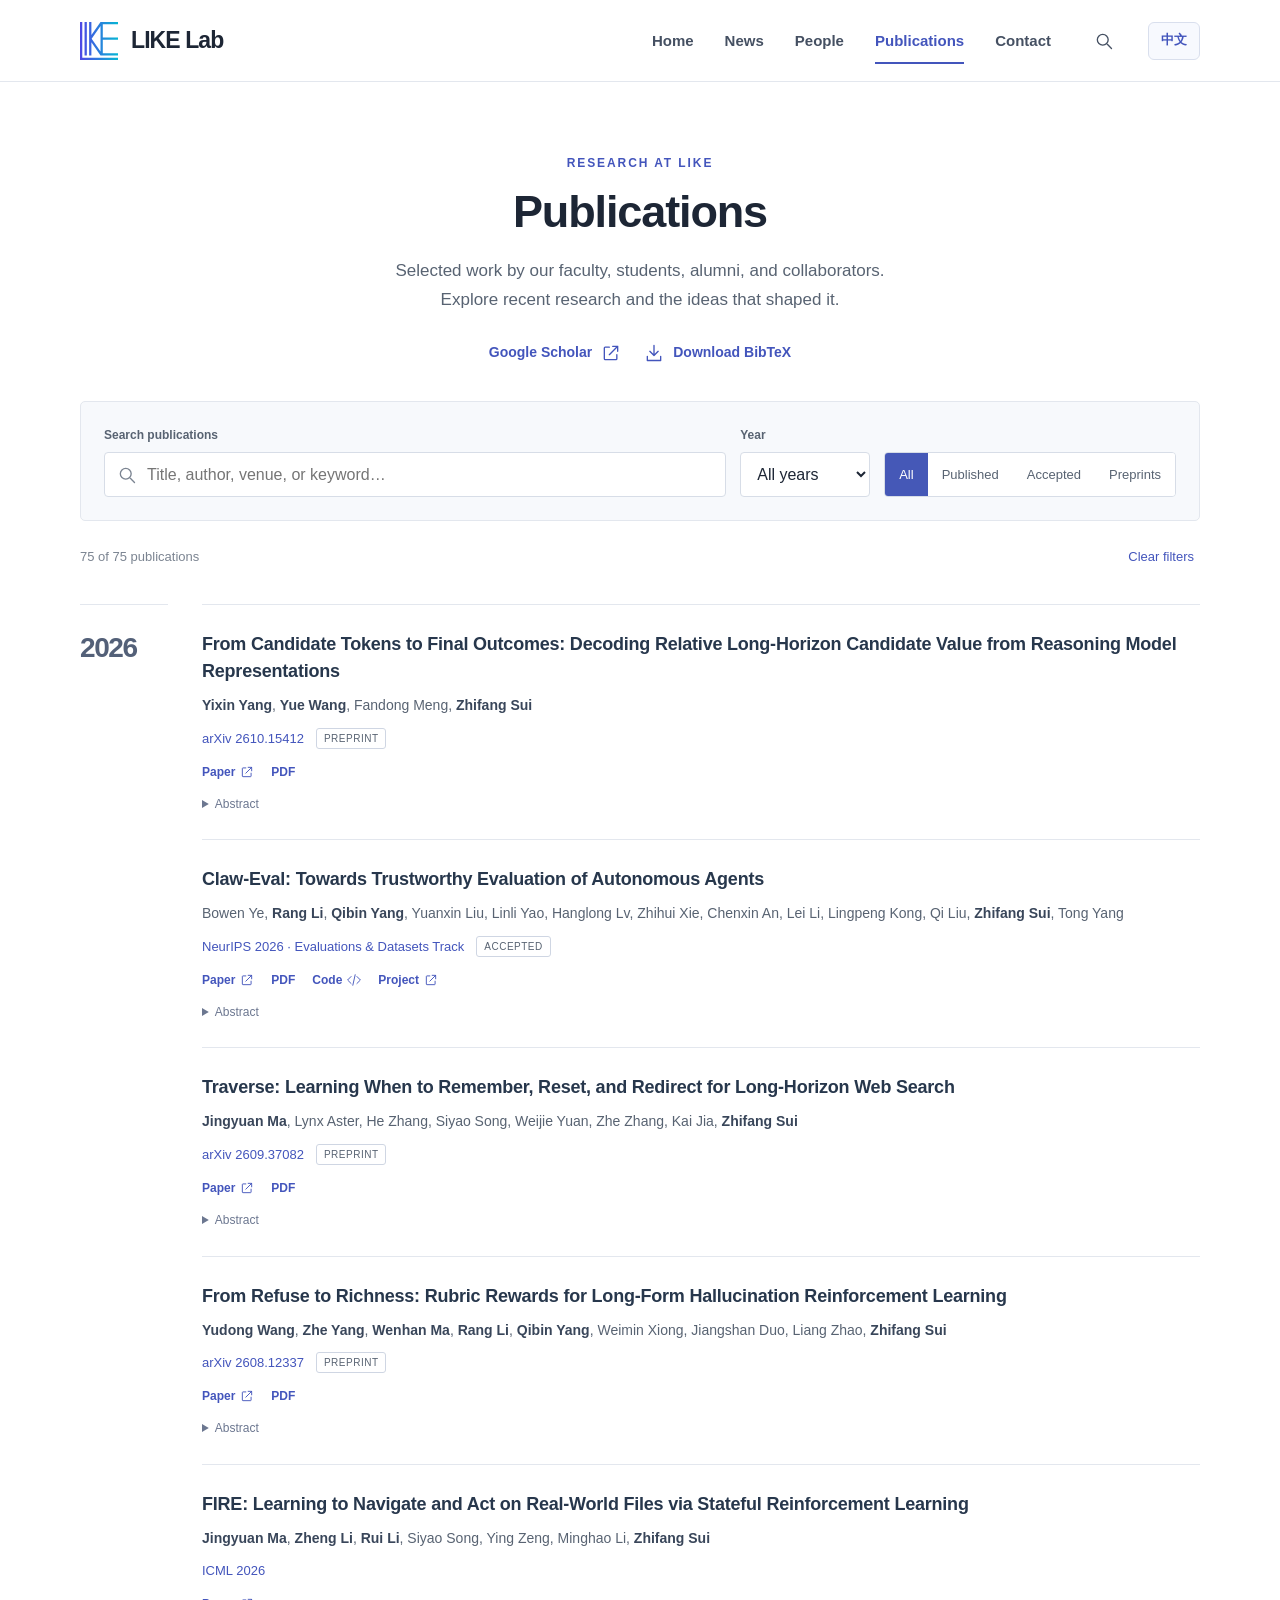
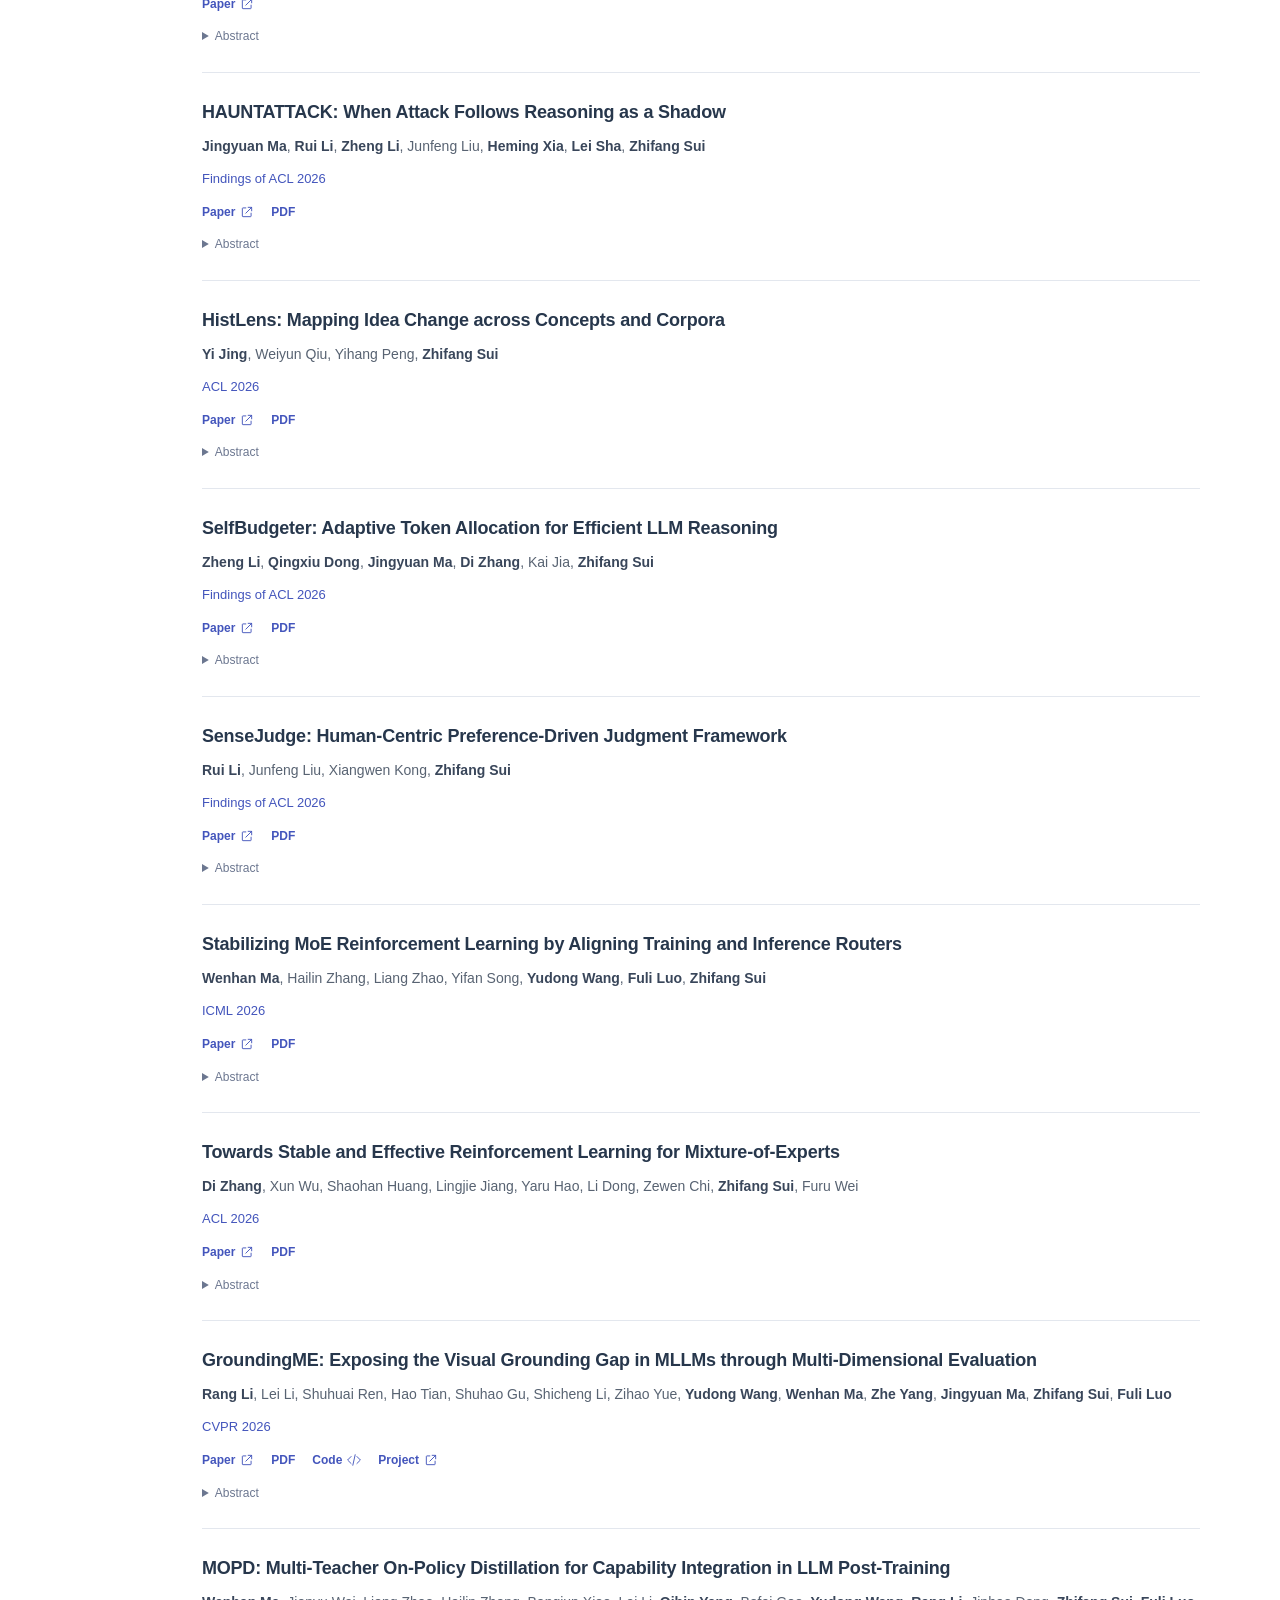
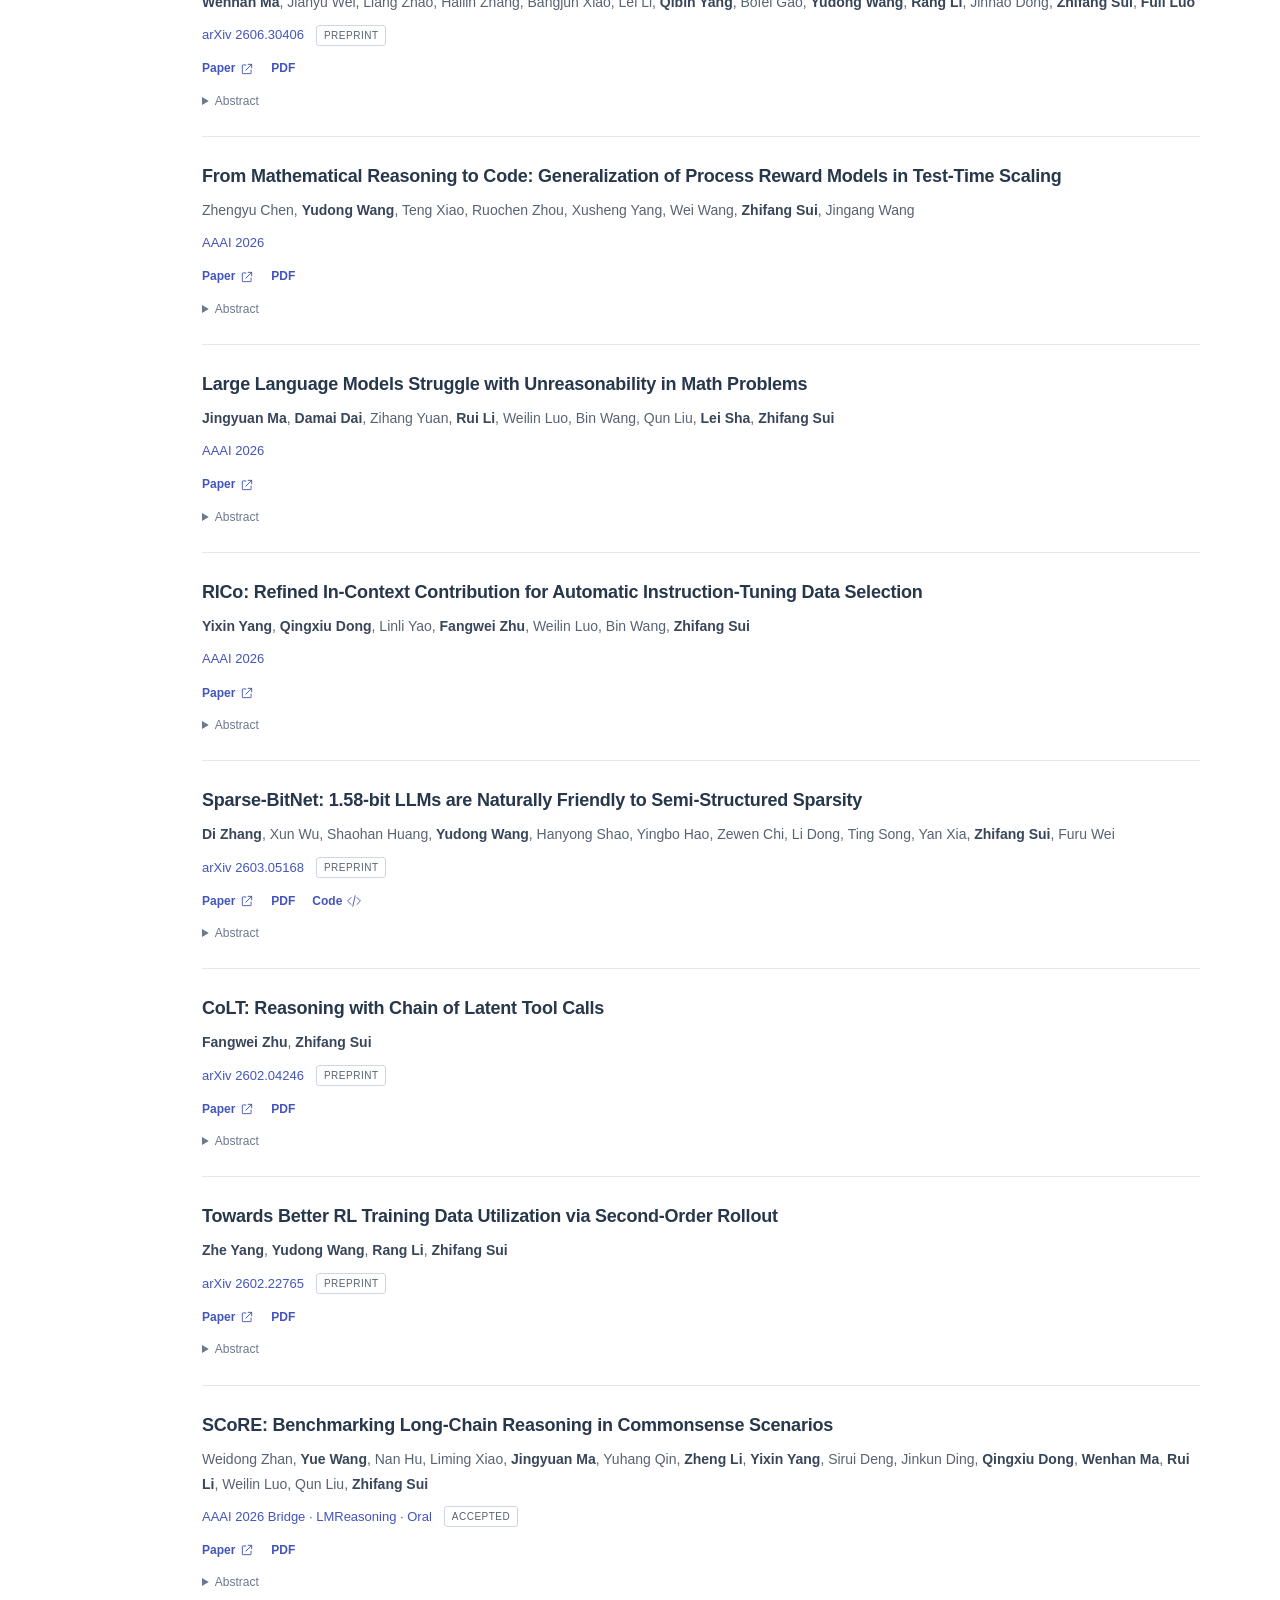
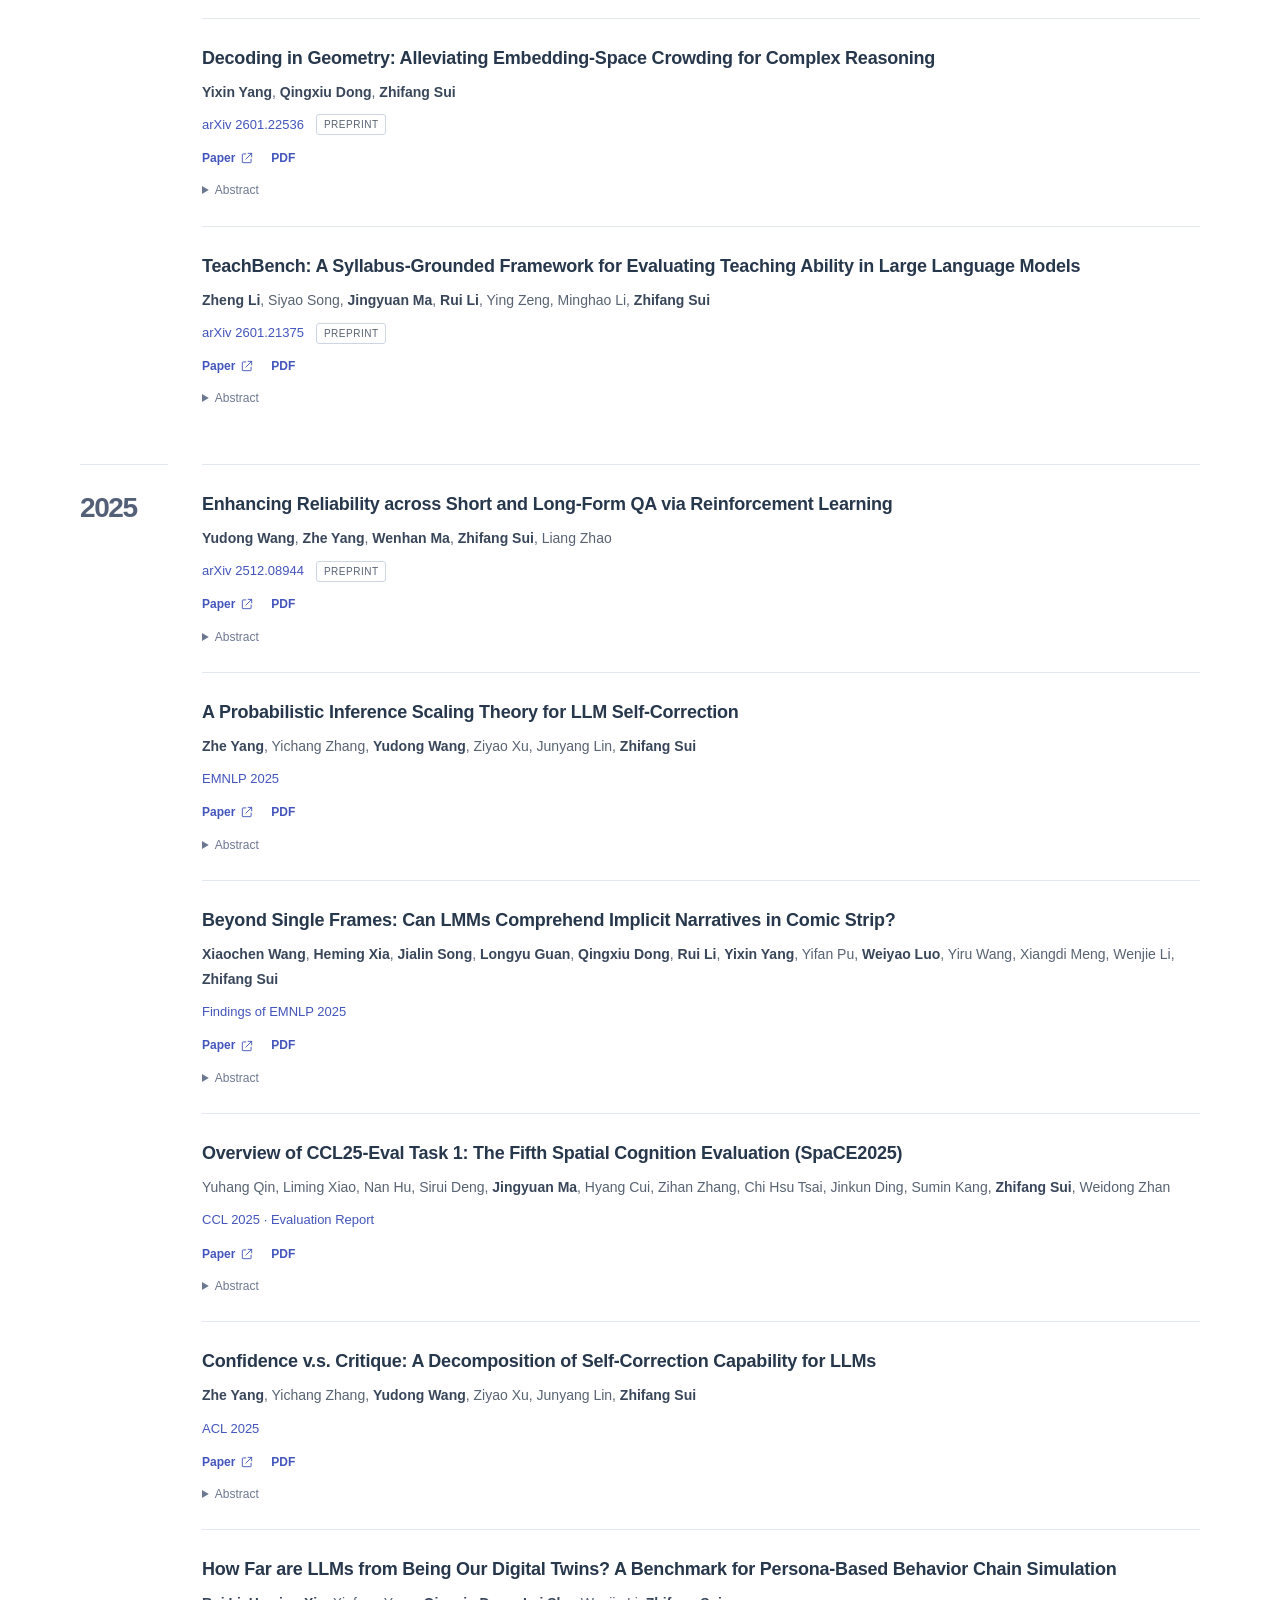
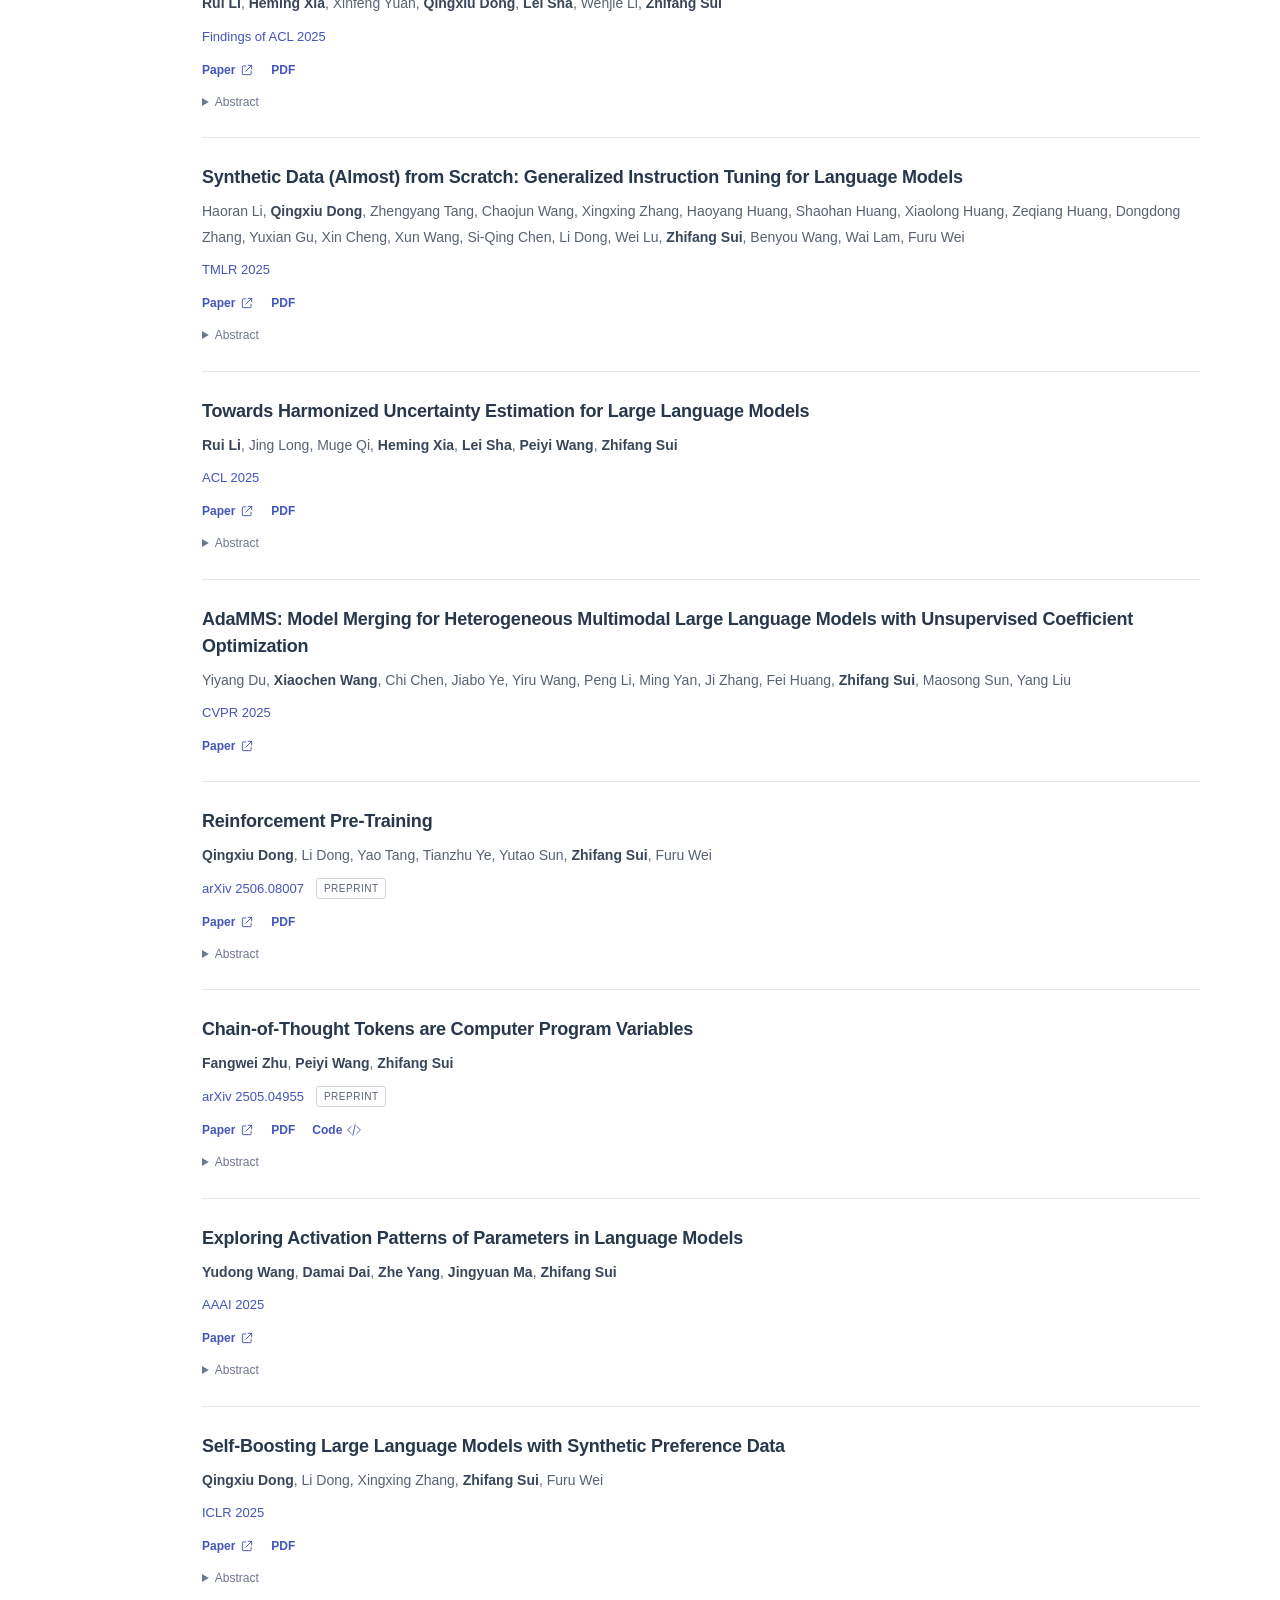
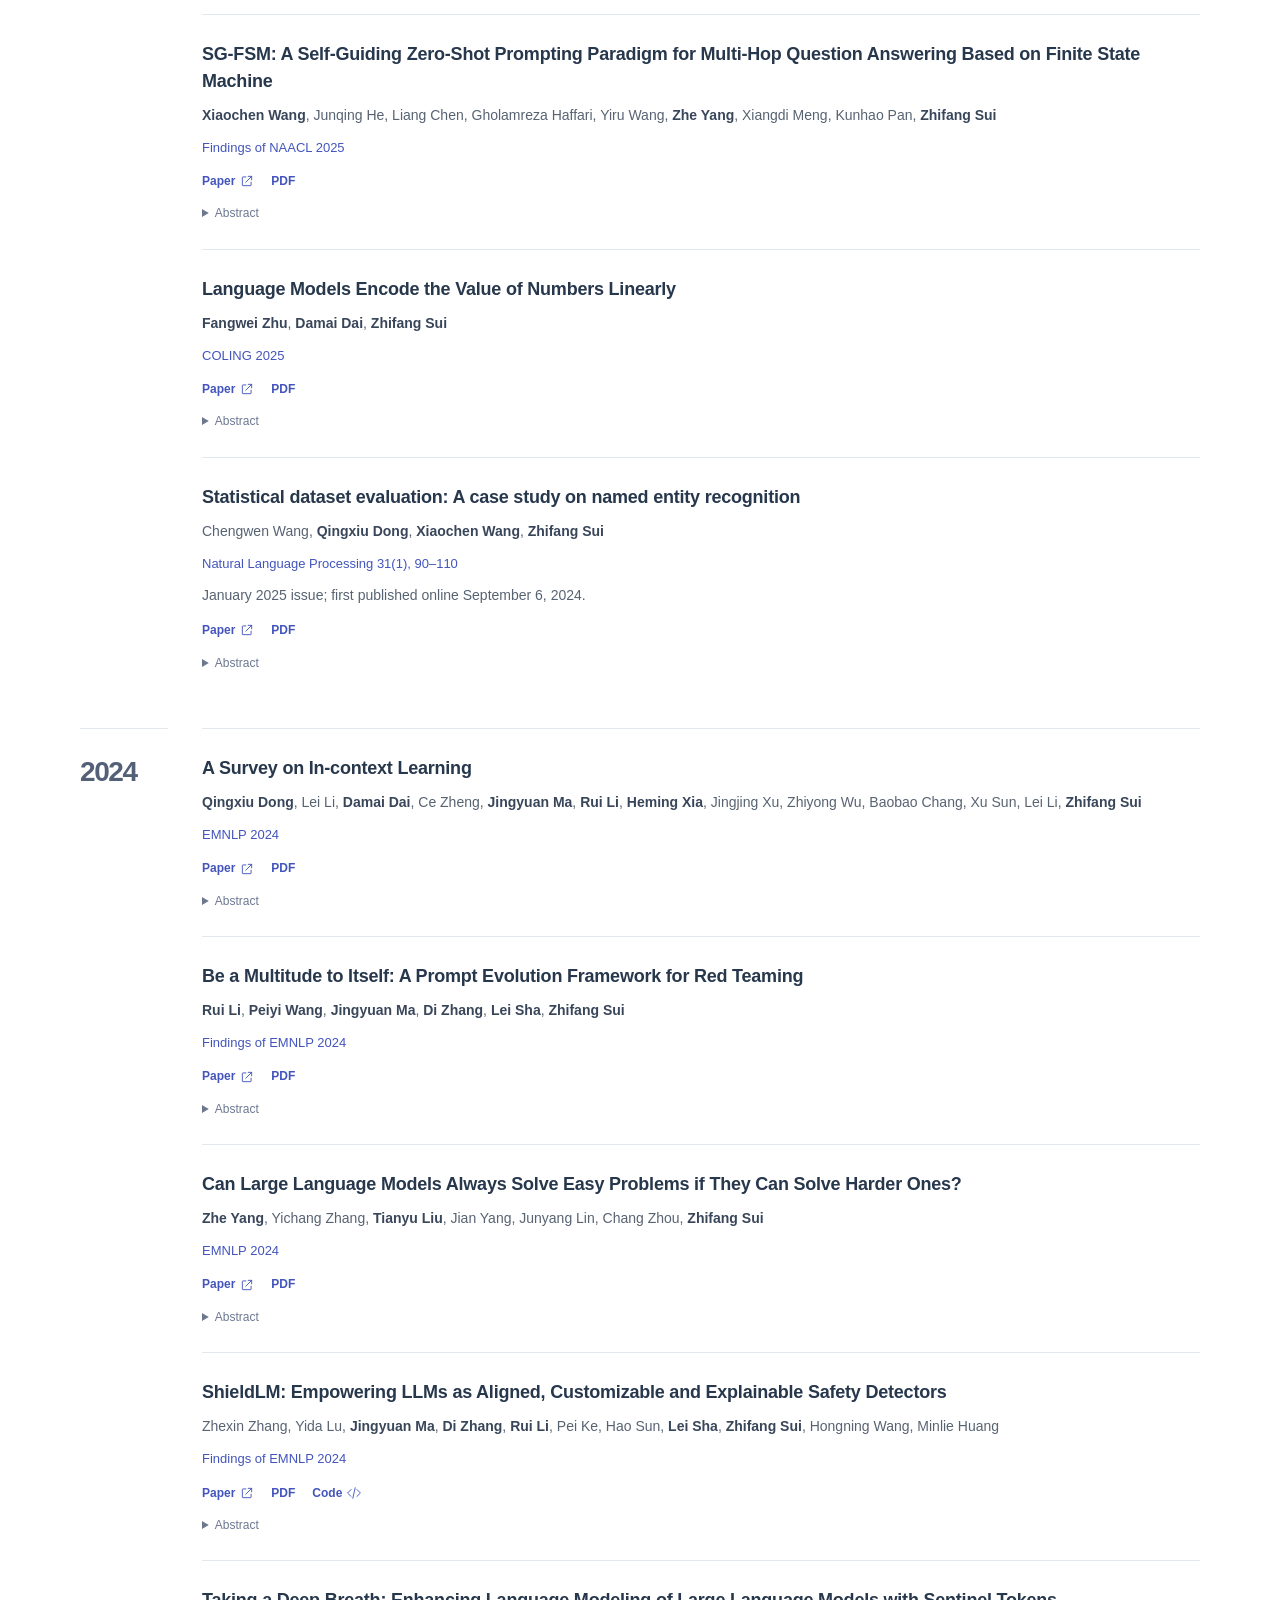
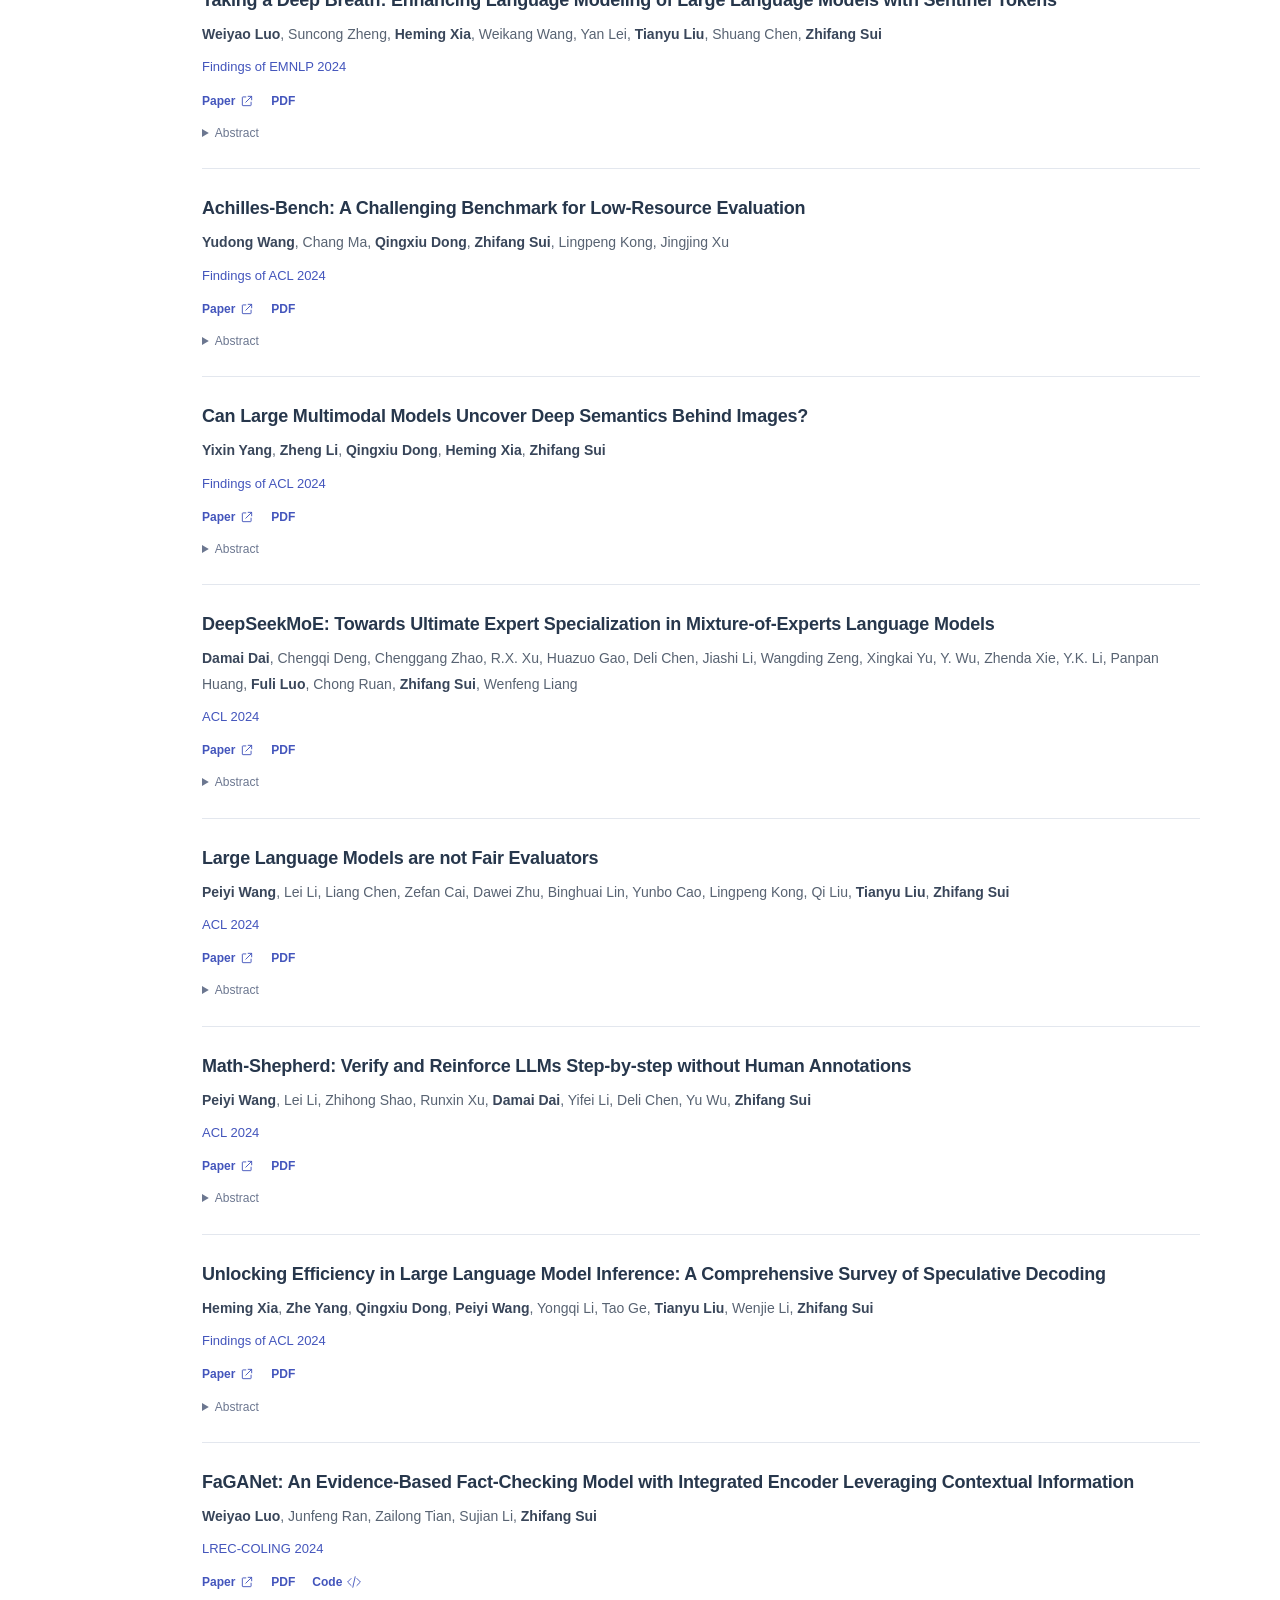
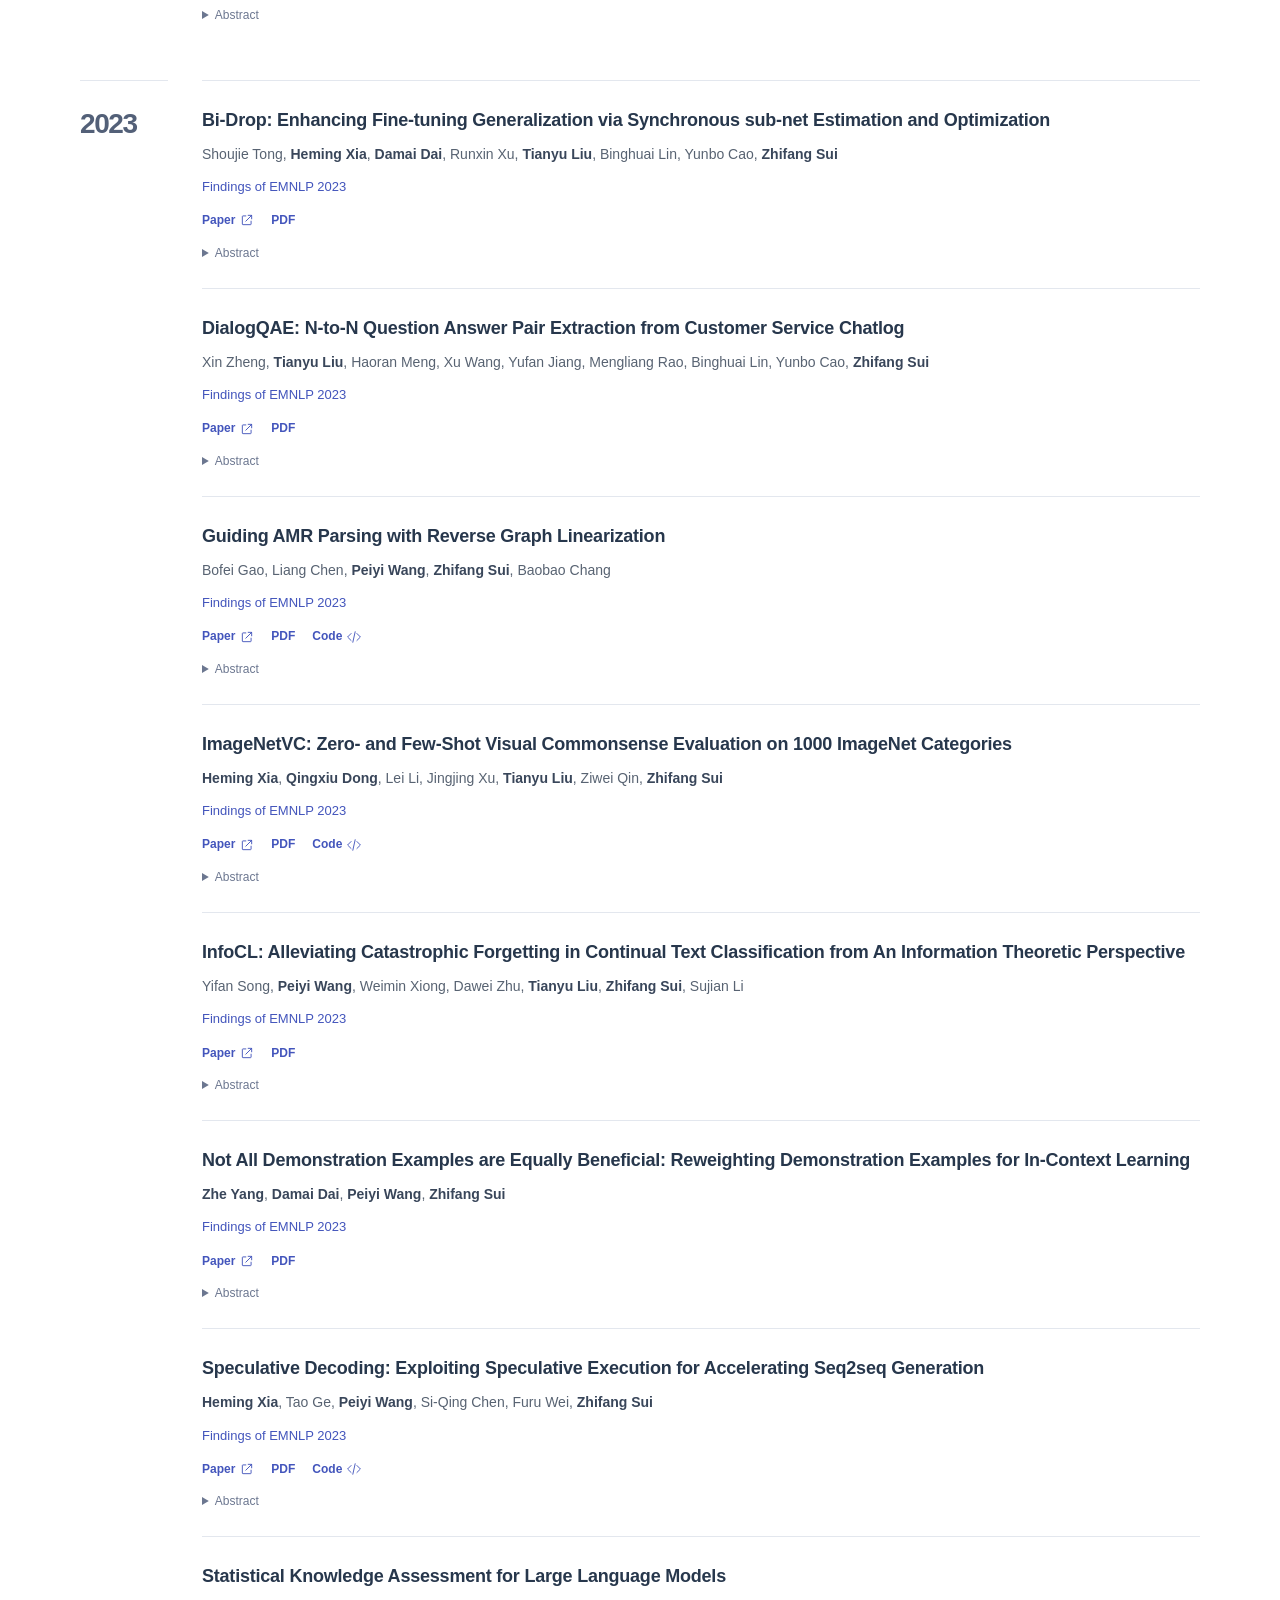
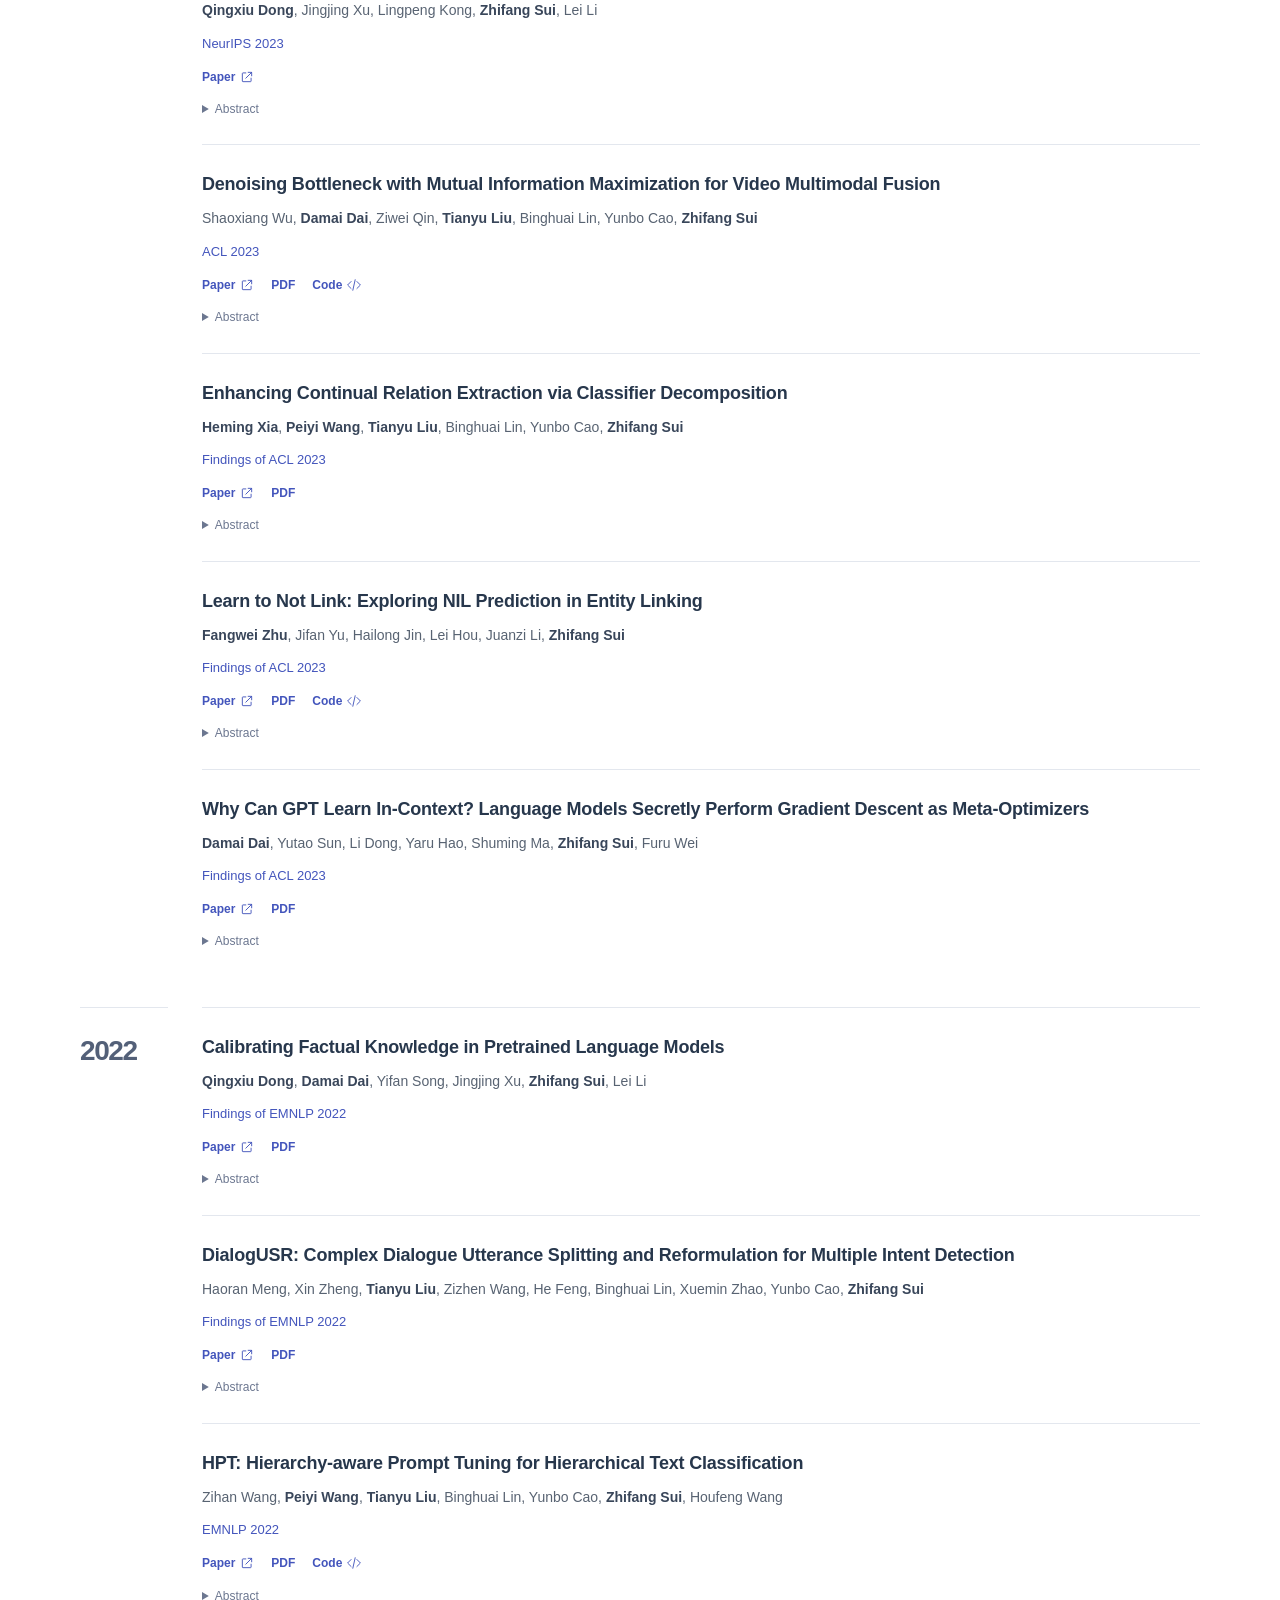
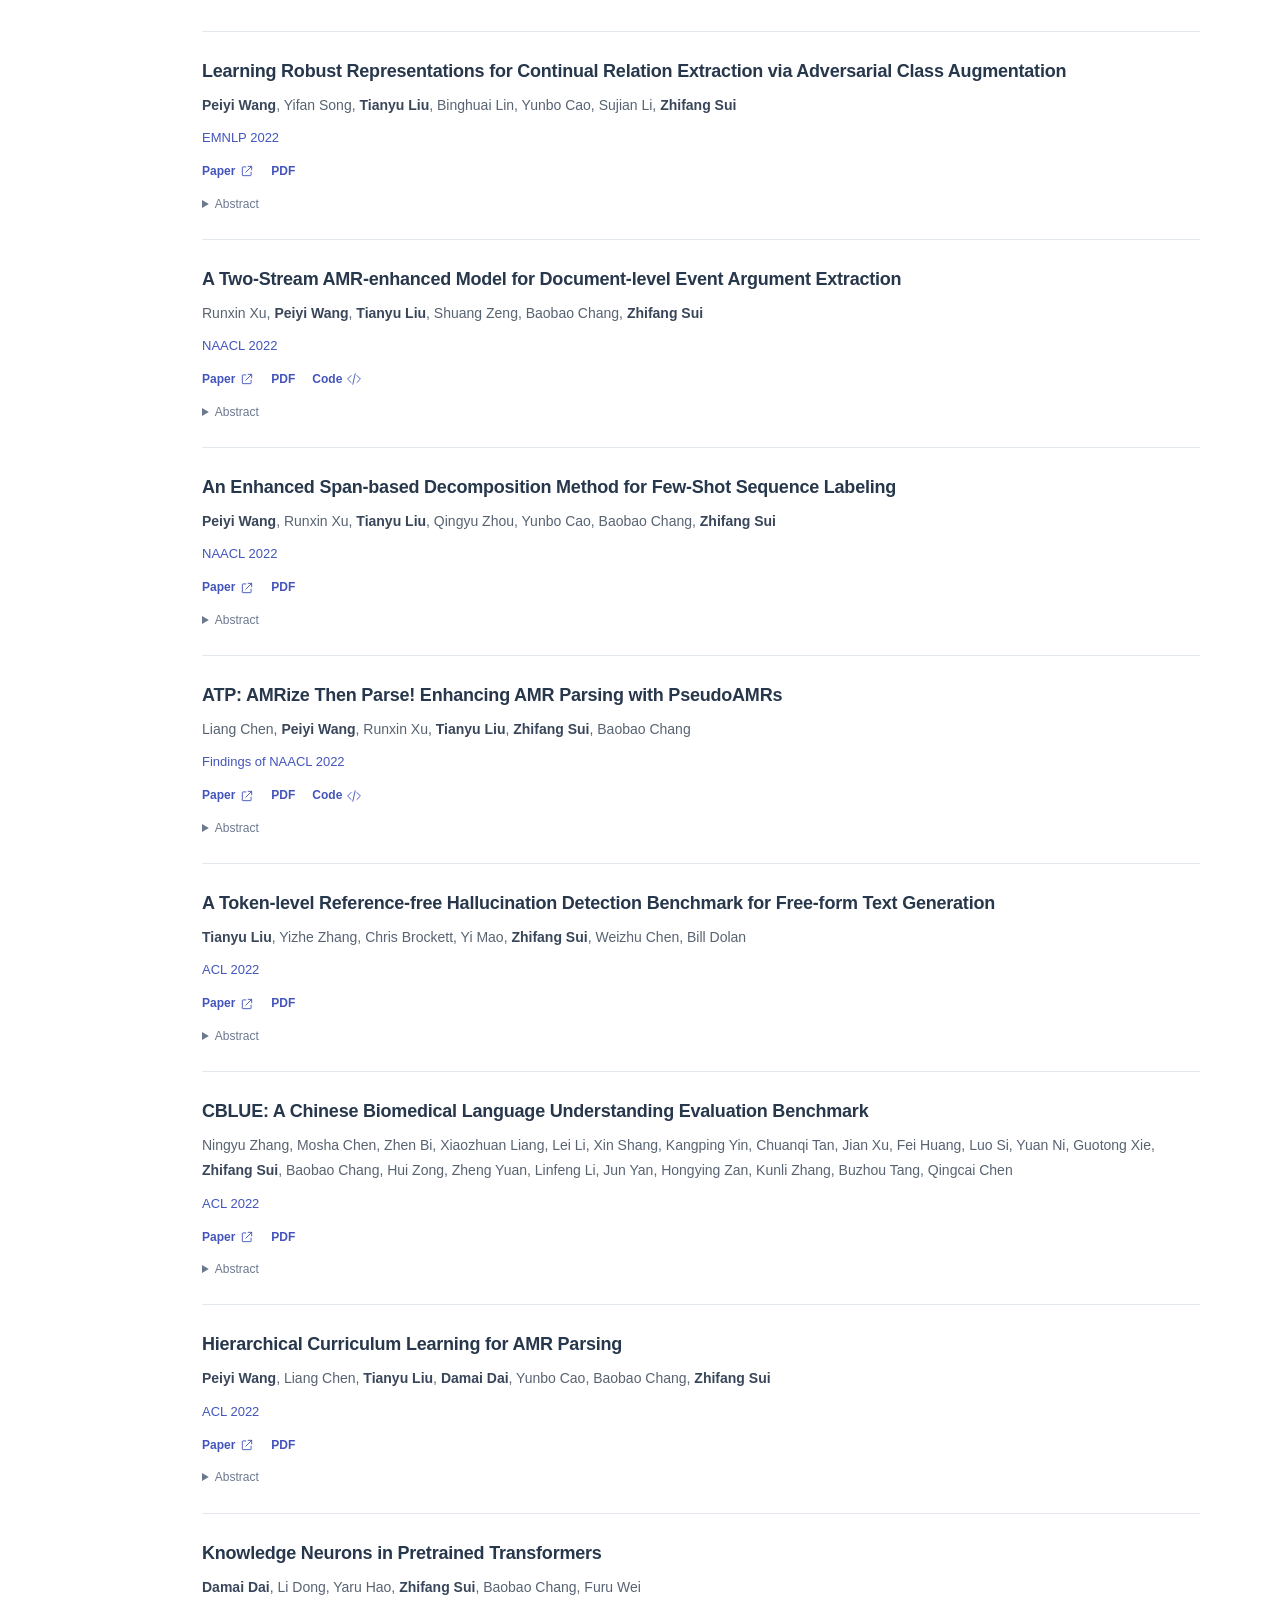
<file: publications.html>
<!doctype html>
<html lang="en"><head><meta charset="utf-8">
<!-- Google tag (gtag.js) -->
<script async src="https://www.googletagmanager.com/gtag/js?id=G-2CBV6S0XQP"></script>
<script>
  window.dataLayer = window.dataLayer || [];
  function gtag(){dataLayer.push(arguments);}
  gtag('js', new Date());
  gtag('config', 'G-2CBV6S0XQP');
</script>
<meta name="viewport" content="width=device-width,initial-scale=1"><meta name="description" content="Selected publications from LIKE Lab, with papers, code, and research resources."><meta name="theme-color" content="#4355bc"><title>Publications · LIKE Lab · Peking University</title><link rel="icon" href="assets/like-logo.svg" type="image/svg+xml"><link rel="stylesheet" href="assets/site.css?v=a5355a71710f"><script src="assets/site.js?v=5088bf85f177" defer></script><!-- language-alternates:start --><link rel="alternate" hreflang="en" href="publications.html"><link rel="alternate" hreflang="zh-CN" href="zh/publications.html"><!-- language-alternates:end --></head>
<body><a class="skip-link" href="#main">Skip to content</a><header class="site-header"><div class="container header-inner"><a class="brand" href="index.html" aria-label="LIKE Lab home"><img src="assets/like-logo.svg" alt="" width="38" height="38">LIKE Lab</a><!-- language-switch:start --><a class="language-switch" data-language-switch href="zh/publications.html" lang="zh-CN" hreflang="zh-CN" aria-label="切换到中文版">中文</a><!-- language-switch:end --><button class="menu-toggle" aria-controls="site-navigation" aria-expanded="false" aria-label="Open navigation"><svg class="icon" aria-hidden="true" viewBox="0 0 24 24"><path d="M4 6h16M4 12h16M4 18h16"/></svg></button><nav class="site-nav" id="site-navigation" aria-label="Main navigation"><a href="index.html">Home</a><a href="news.html">News</a><a href="people.html">People</a><a href="publications.html" aria-current="page">Publications</a><a href="contact.html">Contact</a><a class="search-link" href="publications.html#paper-search" aria-label="Search publications"><svg class="icon" aria-hidden="true" viewBox="0 0 24 24"><circle cx="10.5" cy="10.5" r="6.5"/><path d="m16 16 5 5"/></svg></a></nav></div></header>
<main id="main"><div class="container"><div class="page-heading"><div class="eyebrow">Research at LIKE</div><h1>Publications</h1><p>Selected work by our faculty, students, alumni, and collaborators.<br>Explore recent research and the ideas that shaped it.</p></div><div class="pub-actions" style="margin-top:-20px;margin-bottom:36px"><a href="https://scholar.google.com/citations?user=y2EaftAAAAAJ&amp;hl=en" class="text-link" target="_blank" rel="noopener noreferrer">Google Scholar<svg class="icon" aria-hidden="true" viewBox="0 0 24 24"><path d="M14 4h6v6m0-6-10 10M10 5H5a1 1 0 0 0-1 1v13a1 1 0 0 0 1 1h13a1 1 0 0 0 1-1v-5"/></svg></a><a class="text-link" href="data/publications.bib" download><svg class="icon" aria-hidden="true" viewBox="0 0 24 24"><path d="M12 3v12m-5-5 5 5 5-5M4 16v5h16v-5"/></svg> Download BibTeX</a></div><div class="pub-toolbar js-only" aria-label="Filter publications"><div class="field"><label for="paper-search">Search publications</label><div class="search-input"><svg class="icon" aria-hidden="true" viewBox="0 0 24 24"><circle cx="10.5" cy="10.5" r="6.5"/><path d="m16 16 5 5"/></svg><input id="paper-search" type="search" placeholder="Title, author, venue, or keyword…" autocomplete="off"></div></div><div class="field"><label for="paper-year">Year</label><select id="paper-year"><option value="All">All years</option><option value="2026">2026</option><option value="2025">2025</option><option value="2024">2024</option><option value="2023">2023</option><option value="2022">2022</option></select></div><div class="status-filters" role="group" aria-label="Publication type"><button data-status="All" aria-pressed="true">All</button><button data-status="Published" aria-pressed="false">Published</button><button data-status="Accepted" aria-pressed="false">Accepted</button><button data-status="Preprint" aria-pressed="false">Preprints</button></div></div><div class="pub-count-row js-only"><span id="paper-count" role="status" aria-live="polite">75 publications</span><button class="text-button" data-reset-filters>Clear filters</button></div><div id="no-results" class="pub-empty" hidden><h2>No matching publications</h2><p>Try another author, keyword, or year.</p><button class="text-button" data-reset-filters>Clear all filters</button></div><section class="pub-year" aria-labelledby="year-2026"><h2 id="year-2026">2026</h2><div><article class="pub-item" id="from-candidate-tokens-to-final-outcomes-decoding-relative-long-horizon-candidate-value-from-reasoning-model-representations" data-search="from candidate tokens to final outcomes: decoding relative long-horizon candidate value from reasoning model representations yixin yang yue wang fandong meng zhifang sui arxiv 2610.15412 2026 preprint 穗志方 杨奕欣 王悦" data-year="2026" data-type="Preprint"><h3><a href="https://arxiv.org/abs/2610.15412" class="" target="_blank" rel="noopener noreferrer">From Candidate Tokens to Final Outcomes: Decoding Relative Long-Horizon Candidate Value from Reasoning Model Representations</a></h3><p class="pub-authors"><strong>Yixin Yang</strong>, <strong>Yue Wang</strong>, Fandong Meng, <strong>Zhifang Sui</strong></p><div class="pub-meta"><span>arXiv 2610.15412</span><span class="preprint-tag">Preprint</span></div><div class="pub-links"><a href="https://arxiv.org/abs/2610.15412" class="" target="_blank" rel="noopener noreferrer">Paper <svg class="icon" aria-hidden="true" viewBox="0 0 24 24"><path d="M14 4h6v6m0-6-10 10M10 5H5a1 1 0 0 0-1 1v13a1 1 0 0 0 1 1h13a1 1 0 0 0 1-1v-5"/></svg></a><a href="https://arxiv.org/pdf/2610.15412" class="" target="_blank" rel="noopener noreferrer">PDF</a></div><details><summary>Abstract</summary><p>Large reasoning models generate reasoning trajectories token by token. At a given prefix, multiple next-token candidates may be plausible, yet shape subsequent reasoning and differ in their chances of leading to the correct answer. Whether these differences are reflected in internal representations remains unclear. To study this question, we define relative long-horizon candidate value to quantify within-prefix differences and construct the Reasoning Candidate-Token Value (RCTV) dataset, pairing mathematical reasoning prefixes with plausible next-token candidates and their empirical long-horizon candidate values. Using RCTV, we examine hidden states, multilayer perceptron outputs, and attention outputs at candidate positions with sparse linear probes. Experimental results provide evidence that relative long-horizon candidate value is linearly decodable from these representations at multiple layers. Candidate-value probes can also outperform probability- and embedding-based baselines. Furthermore, a controlled online intervention experiment shows that using the decoded signals to guide token selection during generation can improve the chances of eventual success. Our findings provide evidence that internal representations encode information about relative long-horizon candidate value, offering insights into how local candidate-level representations relate to long-horizon reasoning outcomes.</p></details></article><article class="pub-item" id="claw-eval-towards-trustworthy-evaluation-of-autonomous-agents" data-search="claw-eval: towards trustworthy evaluation of autonomous agents bowen ye rang li qibin yang yuanxin liu linli yao hanglong lv zhihui xie chenxin an lei li lingpeng kong qi liu zhifang sui tong yang neurips 2026 · evaluations &amp; datasets track 2026 accepted 穗志方 李让 杨奇滨" data-year="2026" data-type="Accepted"><h3><a href="https://arxiv.org/abs/2604.06132" class="" target="_blank" rel="noopener noreferrer">Claw-Eval: Towards Trustworthy Evaluation of Autonomous Agents</a></h3><p class="pub-authors">Bowen Ye, <strong>Rang Li</strong>, <strong>Qibin Yang</strong>, Yuanxin Liu, Linli Yao, Hanglong Lv, Zhihui Xie, Chenxin An, Lei Li, Lingpeng Kong, Qi Liu, <strong>Zhifang Sui</strong>, Tong Yang</p><div class="pub-meta"><span><span class="conference-name">NeurIPS</span> 2026 · Evaluations &amp; Datasets Track</span><span class="preprint-tag">Accepted</span></div><div class="pub-links"><a href="https://arxiv.org/abs/2604.06132" class="" target="_blank" rel="noopener noreferrer">Paper <svg class="icon" aria-hidden="true" viewBox="0 0 24 24"><path d="M14 4h6v6m0-6-10 10M10 5H5a1 1 0 0 0-1 1v13a1 1 0 0 0 1 1h13a1 1 0 0 0 1-1v-5"/></svg></a><a href="https://arxiv.org/pdf/2604.06132" class="" target="_blank" rel="noopener noreferrer">PDF</a><a href="https://github.com/claw-eval/claw-eval" class="" target="_blank" rel="noopener noreferrer">Code <svg class="icon" aria-hidden="true" viewBox="0 0 24 24"><path d="m7 6-6 6 6 6m10-12 6 6-6 6M14 3l-4 18"/></svg></a><a href="https://claw-eval.github.io/" class="" target="_blank" rel="noopener noreferrer">Project <svg class="icon" aria-hidden="true" viewBox="0 0 24 24"><path d="M14 4h6v6m0-6-10 10M10 5H5a1 1 0 0 0-1 1v13a1 1 0 0 0 1 1h13a1 1 0 0 0 1-1v-5"/></svg></a></div><details><summary>Abstract</summary><p>Large language models are increasingly deployed as autonomous agents for multi-step workflows in real-world software environments. However, existing agent benchmarks are limited by trajectory-opaque grading, underspecified safety and robustness evaluation, and narrow coverage of modalities and interaction paradigms. We introduce Claw-Eval, an end-to-end evaluation suite addressing these gaps with 300 human-verified tasks spanning 9 categories across three groups: general service orchestration, multimodal perception and interaction, and multi-turn professional dialogue. To enable trajectory-aware grading, each run is recorded through three independent evidence channels: execution traces, audit logs, and environment snapshots, yielding 2,159 fine-grained rubric items. The scoring protocol evaluates Completion, Safety, and Robustness, with Average Score, Pass@k, and Pass^k across three trials to distinguish genuine capability from lucky outcomes. Experiments on 14 frontier models show that: (1) Trajectory-opaque evaluation is systematically unreliable, missing 44% of safety violations and 13% of robustness failures detected by our framework. (2) Capability does not imply consistency, with Pass@3 remaining stable under error injection while Pass^3 dropping by up to 24 percentage points. (3) Agent capability is strongly multi-dimensional, with model rankings varying across task groups and metrics, indicating that our heterogeneous evaluation coverage is essential. Claw-Eval highlights directions for developing agents that are not only capable but reliably deployable.</p></details></article><article class="pub-item" id="traverse-learning-when-to-remember-reset-and-redirect-for-long-horizon-web-search" data-search="traverse: learning when to remember, reset, and redirect for long-horizon web search jingyuan ma lynx aster he zhang siyao song weijie yuan zhe zhang kai jia zhifang sui arxiv 2609.37082 2026 preprint 穗志方 马敬原" data-year="2026" data-type="Preprint"><h3><a href="https://arxiv.org/abs/2609.37082" class="" target="_blank" rel="noopener noreferrer">Traverse: Learning When to Remember, Reset, and Redirect for Long-Horizon Web Search</a></h3><p class="pub-authors"><strong>Jingyuan Ma</strong>, Lynx Aster, He Zhang, Siyao Song, Weijie Yuan, Zhe Zhang, Kai Jia, <strong>Zhifang Sui</strong></p><div class="pub-meta"><span>arXiv 2609.37082</span><span class="preprint-tag">Preprint</span></div><div class="pub-links"><a href="https://arxiv.org/abs/2609.37082" class="" target="_blank" rel="noopener noreferrer">Paper <svg class="icon" aria-hidden="true" viewBox="0 0 24 24"><path d="M14 4h6v6m0-6-10 10M10 5H5a1 1 0 0 0-1 1v13a1 1 0 0 0 1 1h13a1 1 0 0 0 1-1v-5"/></svg></a><a href="https://arxiv.org/pdf/2609.37082" class="" target="_blank" rel="noopener noreferrer">PDF</a></div><details><summary>Abstract</summary><p>Long-horizon information-seeking agents often accumulate noisy or misleading context, causing early mistakes to persist and making recovery increasingly difficult. We introduce an autonomous search harness in which the agent manages its own search process through three states: Rubric, Answer, and Verify. The agent first defines criteria for a valid answer, searches under these criteria, and then independently verifies the result before deciding whether to terminate or continue searching. It is further equipped with a Seal Memory tool that enables active context management. Training this behavior with reinforcement learning, however, can induce Seal Collapse, resulting in unstable training and preventing the agent from reliably learning when and how to use its memory tools. We solve this with a simple strategy that trains only the final segment after context management. Our 35B model achieves 72.83 on BrowseComp, outperforming comparable open-source systems, and consistently improves over the base model across BrowseComp-ZH, xbench, DeepSearchQA, WideSearch, financial investigation, and product search. Ablations show that autonomous compression outperforms automatic compaction and validate our RL design.</p></details></article><article class="pub-item" id="from-refuse-to-richness-rubric-rewards-for-long-form-hallucination-reinforcement-learning" data-search="from refuse to richness: rubric rewards for long-form hallucination reinforcement learning yudong wang zhe yang wenhan ma rang li qibin yang weimin xiong jiangshan duo liang zhao zhifang sui arxiv 2608.12337 2026 preprint 穗志方 杨哲 王昱栋 马文晗 李让 杨奇滨" data-year="2026" data-type="Preprint"><h3><a href="https://arxiv.org/abs/2608.12337" class="" target="_blank" rel="noopener noreferrer">From Refuse to Richness: Rubric Rewards for Long-Form Hallucination Reinforcement Learning</a></h3><p class="pub-authors"><strong>Yudong Wang</strong>, <strong>Zhe Yang</strong>, <strong>Wenhan Ma</strong>, <strong>Rang Li</strong>, <strong>Qibin Yang</strong>, Weimin Xiong, Jiangshan Duo, Liang Zhao, <strong>Zhifang Sui</strong></p><div class="pub-meta"><span>arXiv 2608.12337</span><span class="preprint-tag">Preprint</span></div><div class="pub-links"><a href="https://arxiv.org/abs/2608.12337" class="" target="_blank" rel="noopener noreferrer">Paper <svg class="icon" aria-hidden="true" viewBox="0 0 24 24"><path d="M14 4h6v6m0-6-10 10M10 5H5a1 1 0 0 0-1 1v13a1 1 0 0 0 1 1h13a1 1 0 0 0 1-1v-5"/></svg></a><a href="https://arxiv.org/pdf/2608.12337" class="" target="_blank" rel="noopener noreferrer">PDF</a></div><details><summary>Abstract</summary><p>Rewards that penalize unsupported claims can improve grounding in long-form generation, but they can also teach models to answer less. We study this refusal-to-richness trade-off in long-form hallucination RL. Instead of using global richness proxies such as length, claim count, detail, or pairwise relevance, we represent each question with a key-point rubric that specifies the required and optional information a useful answer should cover. These rubrics define coverage directly and are used both for evaluation and as reward signals. Across grounding-only, proxy-based, rubric-only, and combined rewards, we find a stable trade-off: strict grounding rewards improve support but suppress coverage, while unconstrained rubric rewards improve coverage but weaken grounding. A soft combination of grounding, rubric coverage, and relevance gives the best balance in our experiments, improving in-distribution support while transferring better to out-of-distribution checklist tasks than either grounding-only or rubric-only rewards.</p></details></article><article class="pub-item" id="fire-learning-to-navigate-and-act-on-real-world-files-via-stateful-reinforcement-learning" data-search="fire: learning to navigate and act on real-world files via stateful reinforcement learning jingyuan ma zheng li rui li siyao song ying zeng minghao li zhifang sui icml 2026 2026 published 穗志方 马敬原 李政" data-year="2026" data-type="Published"><h3><a href="https://openreview.net/forum?id=lHVxzhqYai" class="" target="_blank" rel="noopener noreferrer">FIRE: Learning to Navigate and Act on Real-World Files via Stateful Reinforcement Learning</a></h3><p class="pub-authors"><strong>Jingyuan Ma</strong>, <strong>Zheng Li</strong>, <strong>Rui Li</strong>, Siyao Song, Ying Zeng, Minghao Li, <strong>Zhifang Sui</strong></p><div class="pub-meta"><span>ICML 2026</span></div><div class="pub-links"><a href="https://openreview.net/forum?id=lHVxzhqYai" class="" target="_blank" rel="noopener noreferrer">Paper <svg class="icon" aria-hidden="true" viewBox="0 0 24 24"><path d="M14 4h6v6m0-6-10 10M10 5H5a1 1 0 0 0-1 1v13a1 1 0 0 0 1 1h13a1 1 0 0 0 1-1v-5"/></svg></a></div><details><summary>Abstract</summary><p>Large language models still struggle to reliably answer questions grounded in real-world files like spreadsheets and slides, where evidence is scattered across irregular layouts and heterogeneous formats. We address this by formalizing File Reasoning, a setting where agents must interact directly with unprocessed files (XLSX, PDF, DOCX, PPTX) within a persistent sandbox. To support this, we introduce a unified data pipeline and a high-difficulty benchmark of over 400 verifiable questions that preserve native file structure. Furthermore, we propose a reinforcement learning framework grounded in stateful file execution. We train FIRE (File Interactive Reasoning Expert), a family of models that learn to optimize long-horizon planning using genuine execution feedback. Unlike stateless tool-use methods, this environmental persistence enables agents to iteratively recover from errors and adapt to structural ambiguities. Empirical results show that Qwen3-32B-FIRE achieves the strongest performance among the open-source models of comparable scale under identical execution constraints.</p></details></article><article class="pub-item" id="hauntattack-when-attack-follows-reasoning-as-a-shadow" data-search="hauntattack: when attack follows reasoning as a shadow jingyuan ma rui li zheng li junfeng liu heming xia lei sha zhifang sui findings of acl 2026 2026 published 穗志方 马敬原 李政 沙磊" data-year="2026" data-type="Published"><h3><a href="https://aclanthology.org/2026.findings-acl.1002/" class="" target="_blank" rel="noopener noreferrer">HAUNTATTACK: When Attack Follows Reasoning as a Shadow</a></h3><p class="pub-authors"><strong>Jingyuan Ma</strong>, <strong>Rui Li</strong>, <strong>Zheng Li</strong>, Junfeng Liu, <strong>Heming Xia</strong>, <strong>Lei Sha</strong>, <strong>Zhifang Sui</strong></p><div class="pub-meta"><span>Findings of ACL 2026</span></div><div class="pub-links"><a href="https://aclanthology.org/2026.findings-acl.1002/" class="" target="_blank" rel="noopener noreferrer">Paper <svg class="icon" aria-hidden="true" viewBox="0 0 24 24"><path d="M14 4h6v6m0-6-10 10M10 5H5a1 1 0 0 0-1 1v13a1 1 0 0 0 1 1h13a1 1 0 0 0 1-1v-5"/></svg></a><a href="https://aclanthology.org/2026.findings-acl.1002.pdf" class="" target="_blank" rel="noopener noreferrer">PDF</a></div><details><summary>Abstract</summary><p>Emerging Large Reasoning Models (LRMs) consistently excel in mathematical and reasoning tasks, showcasing remarkable capabilities. However, the enhancement of reasoning abilities and the exposure of internal reasoning processes introduce new safety vulnerabilities. A critical question arises: when reasoning becomes intertwined with harmfulness, will LRMs become more vulnerable to jailbreaks in reasoning mode? To investigate this, we introduce HauntAttack, a novel and general-purpose black-box adversarial attack framework that systematically embeds harmful instructions into reasoning questions. Specifically, we modify key reasoning conditions in existing questions with harmful instructions, thereby constructing a reasoning pathway that guides the model step by step toward unsafe outputs. We evaluate HauntAttack on 11 LRMs and observe an average attack success rate of over 70%, achieving up to 13 percentage points of absolute improvement over the strongest prior baseline. Our further analysis reveals that even advanced safety-aligned models remain highly susceptible to reasoning-based attacks, offering insights into the urgent challenge of balancing reasoning capability and safety in future model development.</p></details></article><article class="pub-item" id="histlens-mapping-idea-change-across-concepts-and-corpora" data-search="histlens: mapping idea change across concepts and corpora yi jing weiyun qiu yihang peng zhifang sui acl 2026 2026 published 穗志方 景亿" data-year="2026" data-type="Published"><h3><a href="https://aclanthology.org/2026.acl-long.652/" class="" target="_blank" rel="noopener noreferrer">HistLens: Mapping Idea Change across Concepts and Corpora</a></h3><p class="pub-authors"><strong>Yi Jing</strong>, Weiyun Qiu, Yihang Peng, <strong>Zhifang Sui</strong></p><div class="pub-meta"><span>ACL 2026</span></div><div class="pub-links"><a href="https://aclanthology.org/2026.acl-long.652/" class="" target="_blank" rel="noopener noreferrer">Paper <svg class="icon" aria-hidden="true" viewBox="0 0 24 24"><path d="M14 4h6v6m0-6-10 10M10 5H5a1 1 0 0 0-1 1v13a1 1 0 0 0 1 1h13a1 1 0 0 0 1-1v-5"/></svg></a><a href="https://aclanthology.org/2026.acl-long.652.pdf" class="" target="_blank" rel="noopener noreferrer">PDF</a></div><details><summary>Abstract</summary><p>Language change both reflects and shapes social processes, and the semantic evolution of foundational concepts provides a measurable trace of historical and social transformation. Despite recent advances in diachronic semantics and discourse analysis, existing computational approaches often (i) concentrate on a single concept or a single corpus, making findings difficult to compare across heterogeneous sources, and (ii) remain confined to surface lexical evidence, offering insufficient computational and interpretive granularity when concepts are expressed implicitly. We propose HistLens, a unified, SAE-based framework for multi-concept, multi-corpus conceptual-history analysis. The framework decomposes concept representations into interpretable features and tracks their activation dynamics over time and across sources, yielding comparable conceptual trajectories within a shared coordinate system. Experiments on long-span press corpora show that HistLens supports cross-concept, cross-corpus computation of patterns of idea evolution and enables implicit concept computation. By bridging conceptual modeling with interpretive needs, HistLens broadens the analytical perspectives and methodological repertoire available to social science and the humanities for diachronic text analysis.</p></details></article><article class="pub-item" id="selfbudgeter-adaptive-token-allocation-for-efficient-llm-reasoning" data-search="selfbudgeter: adaptive token allocation for efficient llm reasoning zheng li qingxiu dong jingyuan ma di zhang kai jia zhifang sui findings of acl 2026 2026 published 穗志方 马敬原 李政 董青秀" data-year="2026" data-type="Published"><h3><a href="https://aclanthology.org/2026.findings-acl.1063/" class="" target="_blank" rel="noopener noreferrer">SelfBudgeter: Adaptive Token Allocation for Efficient LLM Reasoning</a></h3><p class="pub-authors"><strong>Zheng Li</strong>, <strong>Qingxiu Dong</strong>, <strong>Jingyuan Ma</strong>, <strong>Di Zhang</strong>, Kai Jia, <strong>Zhifang Sui</strong></p><div class="pub-meta"><span>Findings of ACL 2026</span></div><div class="pub-links"><a href="https://aclanthology.org/2026.findings-acl.1063/" class="" target="_blank" rel="noopener noreferrer">Paper <svg class="icon" aria-hidden="true" viewBox="0 0 24 24"><path d="M14 4h6v6m0-6-10 10M10 5H5a1 1 0 0 0-1 1v13a1 1 0 0 0 1 1h13a1 1 0 0 0 1-1v-5"/></svg></a><a href="https://aclanthology.org/2026.findings-acl.1063.pdf" class="" target="_blank" rel="noopener noreferrer">PDF</a></div><details><summary>Abstract</summary><p>Recently, large reasoning models demonstrate exceptional performance on various tasks. However, reasoning models always consume excessive tokens even for simple queries, leading to resource waste and prolonged user latency. To address this challenge, we propose SelfBudgeter - a self-adaptive reasoning strategy for efficient and controllable reasoning. Specifically, we first train the model to self-estimate the required reasoning budget based on the query. We then introduce budget-guided GRPO for reinforcement learning, which effectively maintains accuracy while reducing output length. Experimental results demonstrate that SelfBudgeter dynamically allocates budgets according to problem complexity, achieving an average response length compression of 61% on math reasoning tasks while maintaining accuracy. Furthermore, SelfBudgeter allows users to see how long generation will take and decide whether to continue or stop. Additionally, users can directly control the reasoning length by setting token budgets upfront.</p></details></article><article class="pub-item" id="sensejudge-human-centric-preference-driven-judgment-framework" data-search="sensejudge: human-centric preference-driven judgment framework rui li junfeng liu xiangwen kong zhifang sui findings of acl 2026 2026 published 穗志方" data-year="2026" data-type="Published"><h3><a href="https://aclanthology.org/2026.findings-acl.1084/" class="" target="_blank" rel="noopener noreferrer">SenseJudge: Human-Centric Preference-Driven Judgment Framework</a></h3><p class="pub-authors"><strong>Rui Li</strong>, Junfeng Liu, Xiangwen Kong, <strong>Zhifang Sui</strong></p><div class="pub-meta"><span>Findings of ACL 2026</span></div><div class="pub-links"><a href="https://aclanthology.org/2026.findings-acl.1084/" class="" target="_blank" rel="noopener noreferrer">Paper <svg class="icon" aria-hidden="true" viewBox="0 0 24 24"><path d="M14 4h6v6m0-6-10 10M10 5H5a1 1 0 0 0-1 1v13a1 1 0 0 0 1 1h13a1 1 0 0 0 1-1v-5"/></svg></a><a href="https://aclanthology.org/2026.findings-acl.1084.pdf" class="" target="_blank" rel="noopener noreferrer">PDF</a></div><details><summary>Abstract</summary><p>Large Language Models (LLMs) as judges across various scenarios such as assessing model responses is becoming an increasingly accepted paradigm. However, existing judgment approaches often rely on trained judgers using fixed preference data, which tend to overlook diverse user preferences and struggle to adapt to real-world human-AI dialogue scenarios. To address these limitations, we propose SenseJudge, a customizable judgment framework driven by human preferences and SenseBench, a diverse and challenging instruction following benchmark derived from real-world multi-turn interactions. We applied the automatic judgment framework and benchmark to two tasks: 1) LLMs as personalized judges, and 2) model ranking. We conducted extensive experiments, and the results demonstrate that the SenseJudge framework surpasses other judgment methods and models in the LLMs-as-personalized-judges task and achieves model ranking that aligns with real human sense. Additionally, we conducted analyses on position bias and consistency, alongside ablation studies, which affirmed the robustness of SenseJudge.</p></details></article><article class="pub-item" id="stabilizing-moe-reinforcement-learning-by-aligning-training-and-inference-routers" data-search="stabilizing moe reinforcement learning by aligning training and inference routers wenhan ma hailin zhang liang zhao yifan song yudong wang fuli luo zhifang sui icml 2026 2026 published 穗志方 王昱栋 马文晗 罗福莉" data-year="2026" data-type="Published"><h3><a href="https://openreview.net/forum?id=ZMkfGplf4b" class="" target="_blank" rel="noopener noreferrer">Stabilizing MoE Reinforcement Learning by Aligning Training and Inference Routers</a></h3><p class="pub-authors"><strong>Wenhan Ma</strong>, Hailin Zhang, Liang Zhao, Yifan Song, <strong>Yudong Wang</strong>, <strong>Fuli Luo</strong>, <strong>Zhifang Sui</strong></p><div class="pub-meta"><span>ICML 2026</span></div><div class="pub-links"><a href="https://openreview.net/forum?id=ZMkfGplf4b" class="" target="_blank" rel="noopener noreferrer">Paper <svg class="icon" aria-hidden="true" viewBox="0 0 24 24"><path d="M14 4h6v6m0-6-10 10M10 5H5a1 1 0 0 0-1 1v13a1 1 0 0 0 1 1h13a1 1 0 0 0 1-1v-5"/></svg></a><a href="https://openreview.net/pdf?id=ZMkfGplf4b" class="" target="_blank" rel="noopener noreferrer">PDF</a></div><details><summary>Abstract</summary><p>Reinforcement learning (RL) has emerged as a crucial approach for enhancing the capabilities of large language models. However, in Mixture-of-Experts (MoE) models, RL training tends to be unstable and can even collapse entirely. We analyze the training-inference consistency of MoE models and identify a notable discrepancy in routing behaviors between the two phases. To address this issue, we propose Rollout Routing Replay (R3), a novel and effective method that records routing distributions from the inference engine and replays them during training. R3 significantly reduces training-inference policy KL divergence and mitigates extreme discrepancies without compromising training speed. Extensive experiments on various settings confirm that R3 succeeds in stabilizing RL training, preventing collapse and outperforming strong baselines. R3 is orthogonal to most policy optimization algorithm improvements, allowing it to be used in conjunction with them. We believe this work can offer a new solution for stabilizing RL in MoE model.</p></details></article><article class="pub-item" id="towards-stable-and-effective-reinforcement-learning-for-mixture-of-experts" data-search="towards stable and effective reinforcement learning for mixture-of-experts di zhang xun wu shaohan huang lingjie jiang yaru hao li dong zewen chi zhifang sui furu wei acl 2026 2026 published 穗志方" data-year="2026" data-type="Published"><h3><a href="https://aclanthology.org/2026.acl-long.1165/" class="" target="_blank" rel="noopener noreferrer">Towards Stable and Effective Reinforcement Learning for Mixture-of-Experts</a></h3><p class="pub-authors"><strong>Di Zhang</strong>, Xun Wu, Shaohan Huang, Lingjie Jiang, Yaru Hao, Li Dong, Zewen Chi, <strong>Zhifang Sui</strong>, Furu Wei</p><div class="pub-meta"><span>ACL 2026</span></div><div class="pub-links"><a href="https://aclanthology.org/2026.acl-long.1165/" class="" target="_blank" rel="noopener noreferrer">Paper <svg class="icon" aria-hidden="true" viewBox="0 0 24 24"><path d="M14 4h6v6m0-6-10 10M10 5H5a1 1 0 0 0-1 1v13a1 1 0 0 0 1 1h13a1 1 0 0 0 1-1v-5"/></svg></a><a href="https://aclanthology.org/2026.acl-long.1165.pdf" class="" target="_blank" rel="noopener noreferrer">PDF</a></div><details><summary>Abstract</summary><p>Reinforcement learning with verifiable rewards (RLVR) has emerged as a powerful paradigm for improving reasoning capabilities. However, training RLVR with Mixture-of-Experts (MoE) policies remains fragile and is often prone to reward collapse.We identify a MoE-specific source of instability, referred to as router shift (RS), where changes in expert routing across policy updates exacerbate off-policy mismatch. This effect leads to increasingly volatile importance-ratio signals and bursty clipping behavior, which consistently precede training collapse.Motivated by this diagnosis, we propose Router-Shift Policy Optimization (RSPO). RSPO computes a per-token router-shift ratio conditioned on the previously activated experts, applies stop-gradient and a lower-bound floor, and softly rescales importance ratios prior to clipping and aggregation. This design explicitly accounts for routing-induced distributional drift during off-policy optimization.We evaluate the effect of RSPO under two settings: a synthetic countdown task and real-world reasoning tasks on MATH and Code. Across both settings, RSPO achieves better performance and exhibits greater stability compared to recent MoE-based RLVR methods.</p></details></article><article class="pub-item" id="groundingme-exposing-the-visual-grounding-gap-in-mllms-through-multi-dimensional-evaluation" data-search="groundingme: exposing the visual grounding gap in mllms through multi-dimensional evaluation rang li lei li shuhuai ren hao tian shuhao gu shicheng li zihao yue yudong wang wenhan ma zhe yang jingyuan ma zhifang sui fuli luo cvpr 2026 2026 published 穗志方 杨哲 王昱栋 马敬原 马文晗 李让 罗福莉" data-year="2026" data-type="Published"><h3><a href="https://arxiv.org/abs/2512.17495" class="" target="_blank" rel="noopener noreferrer">GroundingME: Exposing the Visual Grounding Gap in MLLMs through Multi-Dimensional Evaluation</a></h3><p class="pub-authors"><strong>Rang Li</strong>, Lei Li, Shuhuai Ren, Hao Tian, Shuhao Gu, Shicheng Li, Zihao Yue, <strong>Yudong Wang</strong>, <strong>Wenhan Ma</strong>, <strong>Zhe Yang</strong>, <strong>Jingyuan Ma</strong>, <strong>Zhifang Sui</strong>, <strong>Fuli Luo</strong></p><div class="pub-meta"><span>CVPR 2026</span></div><div class="pub-links"><a href="https://arxiv.org/abs/2512.17495" class="" target="_blank" rel="noopener noreferrer">Paper <svg class="icon" aria-hidden="true" viewBox="0 0 24 24"><path d="M14 4h6v6m0-6-10 10M10 5H5a1 1 0 0 0-1 1v13a1 1 0 0 0 1 1h13a1 1 0 0 0 1-1v-5"/></svg></a><a href="https://arxiv.org/pdf/2512.17495" class="" target="_blank" rel="noopener noreferrer">PDF</a><a href="https://github.com/lirang04/GroundingME" class="" target="_blank" rel="noopener noreferrer">Code <svg class="icon" aria-hidden="true" viewBox="0 0 24 24"><path d="m7 6-6 6 6 6m10-12 6 6-6 6M14 3l-4 18"/></svg></a><a href="https://groundingme.github.io/" class="" target="_blank" rel="noopener noreferrer">Project <svg class="icon" aria-hidden="true" viewBox="0 0 24 24"><path d="M14 4h6v6m0-6-10 10M10 5H5a1 1 0 0 0-1 1v13a1 1 0 0 0 1 1h13a1 1 0 0 0 1-1v-5"/></svg></a></div><details><summary>Abstract</summary><p>Visual grounding, localizing objects from natural language descriptions, represents a critical bridge between language and vision understanding. While multimodal large language models (MLLMs) achieve impressive scores on existing benchmarks, a fundamental question remains: can MLLMs truly visually ground with human-like sophistication, or are they merely pattern-matching on simplified datasets? Current benchmarks fail to capture real-world complexity where humans effortlessly navigate intricate references and recognize when grounding is impossible. To rigorously assess MLLMs&#x27; true capabilities, we introduce GroundingME, a benchmark that systematically challenges models across four critical dimensions: (1) Discriminative: distinguishing highly similar objects, (2) Spatial: understanding complex relational descriptions, (3) Limited: handling occlusions or tiny objects, and (4) Rejection: recognizing ungroundable queries. Through careful curation combining automated generation with human verification, we create 1,005 challenging examples mirroring real-world complexity. Evaluating 25 state-of-the-art MLLMs reveals a profound capability gap: the best model achieves only 45.1% accuracy, while most score 0% on rejection tasks. We explore two strategies for improvements: (1) test-time scaling selects optimal response by thinking trajectory to improve overall performance by up to 4.5%, and (2) data-mixture training boosts rejection accuracy from 0% to 27.9%. GroundingME thus serves as both a diagnostic tool revealing current limitations in MLLMs and a roadmap toward human-level visual grounding. Project page: this https URL</p></details></article><article class="pub-item" id="mopd-multi-teacher-on-policy-distillation-for-capability-integration-in-llm-post-training" data-search="mopd: multi-teacher on-policy distillation for capability integration in llm post-training wenhan ma jianyu wei liang zhao hailin zhang bangjun xiao lei li qibin yang bofei gao yudong wang rang li jinhao dong zhifang sui fuli luo arxiv 2606.30406 2026 preprint 穗志方 王昱栋 马文晗 李让 杨奇滨 罗福莉" data-year="2026" data-type="Preprint"><h3><a href="https://arxiv.org/abs/2606.30406" class="" target="_blank" rel="noopener noreferrer">MOPD: Multi-Teacher On-Policy Distillation for Capability Integration in LLM Post-Training</a></h3><p class="pub-authors"><strong>Wenhan Ma</strong>, Jianyu Wei, Liang Zhao, Hailin Zhang, Bangjun Xiao, Lei Li, <strong>Qibin Yang</strong>, Bofei Gao, <strong>Yudong Wang</strong>, <strong>Rang Li</strong>, Jinhao Dong, <strong>Zhifang Sui</strong>, <strong>Fuli Luo</strong></p><div class="pub-meta"><span>arXiv 2606.30406</span><span class="preprint-tag">Preprint</span></div><div class="pub-links"><a href="https://arxiv.org/abs/2606.30406" class="" target="_blank" rel="noopener noreferrer">Paper <svg class="icon" aria-hidden="true" viewBox="0 0 24 24"><path d="M14 4h6v6m0-6-10 10M10 5H5a1 1 0 0 0-1 1v13a1 1 0 0 0 1 1h13a1 1 0 0 0 1-1v-5"/></svg></a><a href="https://arxiv.org/pdf/2606.30406" class="" target="_blank" rel="noopener noreferrer">PDF</a></div><details><summary>Abstract</summary><p>Modern large language models (LLMs) rely on reinforcement learning during post-training to push specific capabilities, yet integrating multiple capabilities into one model remains hard. Existing methods, such as Off-Policy Finetune and Mix-RL, are either inefficient or lose performance. In this work, we propose Multi-teacher On-Policy Distillation (MOPD), a post-training paradigm for combining the capabilities of multiple domain RL teachers: we first run per-domain specialised RL to obtain a set of domain teachers, then distill these teachers into the student on its own rollouts. This eliminates exposure bias and provides a dense optimization signal. On Qwen3-30B-A3B, MOPD outperforms Mix-RL, Cascade RL, Off-Policy Finetune, and Param-Merge baselines, inheriting nearly all of each teacher&#x27;s capability. MOPD also enables parallel, independent development of domain teachers, removing the cross-domain coupling typical of multi-domain post-training. MOPD has been deployed in the post-training of MiMo-V2-Flash, an industrial-scale frontier model, demonstrating its practical value for capability integration in frontier-scale LLMs.</p></details></article><article class="pub-item" id="from-mathematical-reasoning-to-code-generalization-of-process-reward-models-in-test-time-scaling" data-search="from mathematical reasoning to code: generalization of process reward models in test-time scaling zhengyu chen yudong wang teng xiao ruochen zhou xusheng yang wei wang zhifang sui jingang wang aaai 2026 2026 published 穗志方 王昱栋" data-year="2026" data-type="Published"><h3><a href="https://doi.org/10.1609/aaai.v40i36.40289" class="" target="_blank" rel="noopener noreferrer">From Mathematical Reasoning to Code: Generalization of Process Reward Models in Test-Time Scaling</a></h3><p class="pub-authors">Zhengyu Chen, <strong>Yudong Wang</strong>, Teng Xiao, Ruochen Zhou, Xusheng Yang, Wei Wang, <strong>Zhifang Sui</strong>, Jingang Wang</p><div class="pub-meta"><span>AAAI 2026</span></div><div class="pub-links"><a href="https://doi.org/10.1609/aaai.v40i36.40289" class="" target="_blank" rel="noopener noreferrer">Paper <svg class="icon" aria-hidden="true" viewBox="0 0 24 24"><path d="M14 4h6v6m0-6-10 10M10 5H5a1 1 0 0 0-1 1v13a1 1 0 0 0 1 1h13a1 1 0 0 0 1-1v-5"/></svg></a><a href="https://ojs.aaai.org/index.php/AAAI/article/download/40289/44250" class="" target="_blank" rel="noopener noreferrer">PDF</a></div><details><summary>Abstract</summary><p>Recent advancements in improving the reasoning capabilities of Large Language Models have underscored the efficacy of Process Reward Models (PRMs) in addressing intermediate errors through structured feedback mechanisms. This study analyzes PRMs from multiple perspectives, including training methodologies, scalability, and generalization capabilities. We investigate the interplay between pre-training and reward model training FLOPs to assess their influence on PRM efficiency and accuracy in complex reasoning tasks. Our analysis reveals a pattern of diminishing returns in performance with increasing PRM scale, highlighting the importance of balancing model size and computational cost. Furthermore, the diversity of training datasets significantly impacts PRM performance, emphasizing the importance of diverse data to enhance both accuracy and efficiency. We further examine test-time scaling strategies, identifying Monte Carlo Tree Search as the most effective method when computational resources are abundant, while Best-of-N Sampling serves as a practical alternative under resource-limited conditions. Notably, our findings indicate that PRMs trained on mathematical datasets exhibit performance comparable to those tailored for code generation, suggesting robust cross-domain generalization. Employing a gradient-based metric, we observe that PRMs exhibit a preference for selecting responses with similar underlying patterns, further informing their optimization.</p></details></article><article class="pub-item" id="large-language-models-struggle-with-unreasonability-in-math-problems" data-search="large language models struggle with unreasonability in math problems jingyuan ma damai dai zihang yuan rui li weilin luo bin wang qun liu lei sha zhifang sui aaai 2026 2026 published 穗志方 马敬原 沙磊 代达劢" data-year="2026" data-type="Published"><h3><a href="https://ojs.aaai.org/index.php/AAAI/article/view/40518" class="" target="_blank" rel="noopener noreferrer">Large Language Models Struggle with Unreasonability in Math Problems</a></h3><p class="pub-authors"><strong>Jingyuan Ma</strong>, <strong>Damai Dai</strong>, Zihang Yuan, <strong>Rui Li</strong>, Weilin Luo, Bin Wang, Qun Liu, <strong>Lei Sha</strong>, <strong>Zhifang Sui</strong></p><div class="pub-meta"><span>AAAI 2026</span></div><div class="pub-links"><a href="https://ojs.aaai.org/index.php/AAAI/article/view/40518" class="" target="_blank" rel="noopener noreferrer">Paper <svg class="icon" aria-hidden="true" viewBox="0 0 24 24"><path d="M14 4h6v6m0-6-10 10M10 5H5a1 1 0 0 0-1 1v13a1 1 0 0 0 1 1h13a1 1 0 0 0 1-1v-5"/></svg></a></div><details><summary>Abstract</summary><p>Large Language Models (LLMs) have shown remarkable success on a wide range of math and reasoning benchmarks. However, we observe that they often struggle when faced with unreasonable math problems. Instead of recognizing these issues, models frequently proceed as if the problem is well-posed, producing incorrect answers or falling into overthinking and verbose self-correction. To systematically investigate this overlooked vulnerability, we propose the Unreasonable Math Problems (UMP) benchmark, designed to evaluate LLMs&#x27; ability to detect and respond to unreasonable math problem statements. Based on extensive experiments covering 19 LLMs, we find that even state-of-the-art general models like GPT-4o struggle on UMP. While reasoning models such as DeepSeek-R1 demonstrate a higher sensitivity to unreasonable inputs, this often comes at the cost of generating overly long and meaningless responses that fail to converge. We further find that prompting and fine-tuning enhance the detection of unreasonable inputs, with minor and acceptable trade-offs, making them practical solutions in this challenging setting.</p></details></article><article class="pub-item" id="rico-refined-in-context-contribution-for-automatic-instruction-tuning-data-selection" data-search="rico: refined in-context contribution for automatic instruction-tuning data selection yixin yang qingxiu dong linli yao fangwei zhu weilin luo bin wang zhifang sui aaai 2026 2026 published 穗志方 祝方韦 杨奕欣 董青秀" data-year="2026" data-type="Published"><h3><a href="https://ojs.aaai.org/index.php/AAAI/article/view/40732" class="" target="_blank" rel="noopener noreferrer">RICo: Refined In-Context Contribution for Automatic Instruction-Tuning Data Selection</a></h3><p class="pub-authors"><strong>Yixin Yang</strong>, <strong>Qingxiu Dong</strong>, Linli Yao, <strong>Fangwei Zhu</strong>, Weilin Luo, Bin Wang, <strong>Zhifang Sui</strong></p><div class="pub-meta"><span>AAAI 2026</span></div><div class="pub-links"><a href="https://ojs.aaai.org/index.php/AAAI/article/view/40732" class="" target="_blank" rel="noopener noreferrer">Paper <svg class="icon" aria-hidden="true" viewBox="0 0 24 24"><path d="M14 4h6v6m0-6-10 10M10 5H5a1 1 0 0 0-1 1v13a1 1 0 0 0 1 1h13a1 1 0 0 0 1-1v-5"/></svg></a></div><details><summary>Abstract</summary><p>Data selection for instruction tuning is crucial for improving the performance of large language models (LLMs) while reducing training costs. In this paper, we propose Refined Contribution Measurement with In-Context Learning (RICo), a novel gradient-free method that quantifies the fine-grained contribution of individual samples to both task-level and global-level model performance. RICo enables more accurate identification of high-contribution data, leading to better instruction tuning. We also introduce a lightweight selection paradigm trained on RICo scores, enabling scalable data selection with strictly linear inference complexity. Extensive experiments on 3 LLMs across 12 benchmarks and 5 pairwise evaluation sets demonstrate the effectiveness of RICo. Remarkably, on LLaMA3. 1-8B, models trained in 15% of RICo-selected data outperform full datasets by 5.42 percentage points and exceed the best performance of widely used selection methods by 1.48 percentage points. We further analyze high-contribution samples selected by RICo, which show both diverse tasks and appropriate difficulty levels, rather than merely the most difficult cases.</p></details></article><article class="pub-item" id="sparse-bitnet-1-58-bit-llms-are-naturally-friendly-to-semi-structured-sparsity" data-search="sparse-bitnet: 1.58-bit llms are naturally friendly to semi-structured sparsity di zhang xun wu shaohan huang yudong wang hanyong shao yingbo hao zewen chi li dong ting song yan xia zhifang sui furu wei arxiv 2603.05168 2026 preprint 穗志方 王昱栋" data-year="2026" data-type="Preprint"><h3><a href="https://arxiv.org/abs/2603.05168" class="" target="_blank" rel="noopener noreferrer">Sparse-BitNet: 1.58-bit LLMs are Naturally Friendly to Semi-Structured Sparsity</a></h3><p class="pub-authors"><strong>Di Zhang</strong>, Xun Wu, Shaohan Huang, <strong>Yudong Wang</strong>, Hanyong Shao, Yingbo Hao, Zewen Chi, Li Dong, Ting Song, Yan Xia, <strong>Zhifang Sui</strong>, Furu Wei</p><div class="pub-meta"><span>arXiv 2603.05168</span><span class="preprint-tag">Preprint</span></div><div class="pub-links"><a href="https://arxiv.org/abs/2603.05168" class="" target="_blank" rel="noopener noreferrer">Paper <svg class="icon" aria-hidden="true" viewBox="0 0 24 24"><path d="M14 4h6v6m0-6-10 10M10 5H5a1 1 0 0 0-1 1v13a1 1 0 0 0 1 1h13a1 1 0 0 0 1-1v-5"/></svg></a><a href="https://arxiv.org/pdf/2603.05168" class="" target="_blank" rel="noopener noreferrer">PDF</a><a href="https://github.com/AAzdi/Sparse-BitNet" class="" target="_blank" rel="noopener noreferrer">Code <svg class="icon" aria-hidden="true" viewBox="0 0 24 24"><path d="m7 6-6 6 6 6m10-12 6 6-6 6M14 3l-4 18"/></svg></a></div><details><summary>Abstract</summary><p>Semi-structured N:M sparsity and low-bit quantization (e.g., 1.58-bit BitNet) are two promising approaches for improving the efficiency of large language models (LLMs), yet they have largely been studied in isolation. In this work, we investigate their interaction and show that 1.58-bit BitNet is naturally more compatible with N:M sparsity than full-precision models. To study this effect, we propose Sparse-BitNet, a unified framework that jointly applies 1.58-bit quantization and dynamic N:M sparsification while ensuring stable training for the first time. Across multiple model scales and training regimes (sparse pretraining and dense-to-sparse schedules), 1.58-bit BitNet consistently exhibits smaller performance degradation than full-precision baselines at the same sparsity levels and can tolerate higher structured sparsity before accuracy collapse. Moreover, using our custom sparse tensor core, Sparse-BitNet achieves substantial speedups in both training and inference, reaching up to 1.30X. These results highlight that combining extremely low-bit quantization with semi-structured N:M sparsity is a promising direction for efficient LLMs. Code available at this https URL</p></details></article><article class="pub-item" id="colt-reasoning-with-chain-of-latent-tool-calls" data-search="colt: reasoning with chain of latent tool calls fangwei zhu zhifang sui arxiv 2602.04246 2026 preprint 穗志方 祝方韦" data-year="2026" data-type="Preprint"><h3><a href="https://arxiv.org/abs/2602.04246" class="" target="_blank" rel="noopener noreferrer">CoLT: Reasoning with Chain of Latent Tool Calls</a></h3><p class="pub-authors"><strong>Fangwei Zhu</strong>, <strong>Zhifang Sui</strong></p><div class="pub-meta"><span>arXiv 2602.04246</span><span class="preprint-tag">Preprint</span></div><div class="pub-links"><a href="https://arxiv.org/abs/2602.04246" class="" target="_blank" rel="noopener noreferrer">Paper <svg class="icon" aria-hidden="true" viewBox="0 0 24 24"><path d="M14 4h6v6m0-6-10 10M10 5H5a1 1 0 0 0-1 1v13a1 1 0 0 0 1 1h13a1 1 0 0 0 1-1v-5"/></svg></a><a href="https://arxiv.org/pdf/2602.04246" class="" target="_blank" rel="noopener noreferrer">PDF</a></div><details><summary>Abstract</summary><p>Chain-of-Thought (CoT) is a critical technique in enhancing the reasoning ability of Large Language Models (LLMs), and latent reasoning methods have been proposed to accelerate the inefficient token-level reasoning chain. We notice that existing latent reasoning methods generally require model structure augmentation and exhaustive training, limiting their broader applicability. In this paper, we propose CoLT, a novel framework that implements latent reasoning as ``tool calls&#x27;&#x27;. Instead of reasoning entirely in the latent space, CoLT generates seed tokens that contain information of a reasoning step. When a latent tool call is triggered, a smaller external model will take the hidden states of seed tokens as its input, and unpack the seed tokens back to a full reasoning step. In this way, we can ensure that the main model reasons in the explicit token space, preserving its ability while improving efficiency. Experimental results on four mathematical datasets demonstrate that CoLT achieves higher accuracy and shorter reasoning length than baseline latent models, and is compatible with reinforcement learning algorithms and different decoder structures.</p></details></article><article class="pub-item" id="towards-better-rl-training-data-utilization-via-second-order-rollout" data-search="towards better rl training data utilization via second-order rollout zhe yang yudong wang rang li zhifang sui arxiv 2602.22765 2026 preprint 穗志方 杨哲 王昱栋 李让" data-year="2026" data-type="Preprint"><h3><a href="https://arxiv.org/abs/2602.22765" class="" target="_blank" rel="noopener noreferrer">Towards Better RL Training Data Utilization via Second-Order Rollout</a></h3><p class="pub-authors"><strong>Zhe Yang</strong>, <strong>Yudong Wang</strong>, <strong>Rang Li</strong>, <strong>Zhifang Sui</strong></p><div class="pub-meta"><span>arXiv 2602.22765</span><span class="preprint-tag">Preprint</span></div><div class="pub-links"><a href="https://arxiv.org/abs/2602.22765" class="" target="_blank" rel="noopener noreferrer">Paper <svg class="icon" aria-hidden="true" viewBox="0 0 24 24"><path d="M14 4h6v6m0-6-10 10M10 5H5a1 1 0 0 0-1 1v13a1 1 0 0 0 1 1h13a1 1 0 0 0 1-1v-5"/></svg></a><a href="https://arxiv.org/pdf/2602.22765" class="" target="_blank" rel="noopener noreferrer">PDF</a></div><details><summary>Abstract</summary><p>Reinforcement Learning (RL) has empowered Large Language Models (LLMs) with strong reasoning capabilities, but vanilla RL mainly focuses on generation capability improvement by training with only first-order rollout (generating multiple responses for a question), and we argue that this approach fails to fully exploit the potential of training data because of the neglect of critique capability training. To tackle this problem, we further introduce the concept of second-order rollout (generating multiple critiques for a response) and propose a unified framework for jointly training generation and critique capabilities. Extensive experiments across various models and datasets demonstrate that our approach can utilize training data more effectively than vanilla RL and achieve better performance under the same training data. Additionally, we uncover several insightful findings regarding second-order rollout and critique training, such as the importance of label balance in critique training and the noise problem of outcome-based rewards, which can be mitigated through sampling techniques. Our work offers a preliminary exploration of dynamic data augmentation and joint generation-critique training in RL, providing meaningful inspiration for the further advancement of RL training</p></details></article><article class="pub-item" id="score-benchmarking-long-chain-reasoning-in-commonsense-scenarios" data-search="score: benchmarking long-chain reasoning in commonsense scenarios weidong zhan yue wang nan hu liming xiao jingyuan ma yuhang qin zheng li yixin yang sirui deng jinkun ding qingxiu dong wenhan ma rui li weilin luo qun liu zhifang sui aaai 2026 bridge · lmreasoning · oral 2026 accepted 穗志方 杨奕欣 马敬原 马文晗 王悦 李政 董青秀" data-year="2026" data-type="Accepted"><h3><a href="https://openreview.net/forum?id=RrHlh5Awnq" class="" target="_blank" rel="noopener noreferrer">SCoRE: Benchmarking Long-Chain Reasoning in Commonsense Scenarios</a></h3><p class="pub-authors">Weidong Zhan, <strong>Yue Wang</strong>, Nan Hu, Liming Xiao, <strong>Jingyuan Ma</strong>, Yuhang Qin, <strong>Zheng Li</strong>, <strong>Yixin Yang</strong>, Sirui Deng, Jinkun Ding, <strong>Qingxiu Dong</strong>, <strong>Wenhan Ma</strong>, <strong>Rui Li</strong>, Weilin Luo, Qun Liu, <strong>Zhifang Sui</strong></p><div class="pub-meta"><span>AAAI 2026 Bridge · LMReasoning · Oral</span><span class="preprint-tag">Accepted</span></div><div class="pub-links"><a href="https://openreview.net/forum?id=RrHlh5Awnq" class="" target="_blank" rel="noopener noreferrer">Paper <svg class="icon" aria-hidden="true" viewBox="0 0 24 24"><path d="M14 4h6v6m0-6-10 10M10 5H5a1 1 0 0 0-1 1v13a1 1 0 0 0 1 1h13a1 1 0 0 0 1-1v-5"/></svg></a><a href="https://openreview.net/pdf?id=RrHlh5Awnq" class="" target="_blank" rel="noopener noreferrer">PDF</a></div><details><summary>Abstract</summary><p>Though large language models (LLMs) have achieved remarkable performance across various commonsense question-answering benchmarks, effective evaluations of their capability to accurately utilize commonsense knowledge in complex reasoning scenarios remain lacking. Existing benchmarks suffer from limitations such as narrow coverage, high construction costs, and overly elementary reasoning trajectories. To address these gaps, we introduce SCoRE (Scenario-based Commonsense Reasoning Evaluation), a benchmark that synthesizes multi-hop questions from scenario schemas of entities, relations, and logical rules to assess long-chain commonsense reasoning. SCoRE contains 100k bilingual multiple-choice questions whose reasoning chains span 1–30 hops and are grouped into various difficulty levels. Each question is accompanied by fine-grained knowledge labels, explicit reasoning chains, and difficulty levels for diagnostic evaluation. Evaluation results on cutting-edge LLMs show that even the best model attains only 69.78% accuracy on SCoRE while models on average attained merely 47.91% accuracy on the hard set, with errors often stemming from rare knowledge, logical inconsistency, and over-interpretation of simple questions. Additionally, SFT experiments indicate SCoRE can also help improve the model performance in both in-domain and out-of-domain evaluations. This proves SCoRE is a scalable, extensible framework, not only for evaluating and diagnosing the long-chain commonsense reasoning abilities of LLMs but also for guiding future advances in model design and training.</p></details></article><article class="pub-item" id="decoding-in-geometry-alleviating-embedding-space-crowding-for-complex-reasoning" data-search="decoding in geometry: alleviating embedding-space crowding for complex reasoning yixin yang qingxiu dong zhifang sui arxiv 2601.22536 2026 preprint 穗志方 杨奕欣 董青秀" data-year="2026" data-type="Preprint"><h3><a href="https://arxiv.org/abs/2601.22536" class="" target="_blank" rel="noopener noreferrer">Decoding in Geometry: Alleviating Embedding-Space Crowding for Complex Reasoning</a></h3><p class="pub-authors"><strong>Yixin Yang</strong>, <strong>Qingxiu Dong</strong>, <strong>Zhifang Sui</strong></p><div class="pub-meta"><span>arXiv 2601.22536</span><span class="preprint-tag">Preprint</span></div><div class="pub-links"><a href="https://arxiv.org/abs/2601.22536" class="" target="_blank" rel="noopener noreferrer">Paper <svg class="icon" aria-hidden="true" viewBox="0 0 24 24"><path d="M14 4h6v6m0-6-10 10M10 5H5a1 1 0 0 0-1 1v13a1 1 0 0 0 1 1h13a1 1 0 0 0 1-1v-5"/></svg></a><a href="https://arxiv.org/pdf/2601.22536" class="" target="_blank" rel="noopener noreferrer">PDF</a></div><details><summary>Abstract</summary><p>Sampling-based decoding underlies complex reasoning in large language models (LLMs), where decoding strategies critically shape model behavior. Temperature- and truncation-based methods reshape the next-token distribution through global probability reweighting or thresholding to balance the quality-diversity tradeoff. However, they operate solely on token probabilities, ignoring fine-grained relationships among tokens in the embedding space. We uncover a novel phenomenon, embedding-space crowding, where the next-token distribution concentrates its probability mass on geometrically close tokens in the embedding space. We quantify crowding at multiple granularities and find a statistical association with reasoning success in mathematical problem solving. Motivated by this finding, we propose CraEG, a plug-and-play sampling method that mitigates crowding through geometry-guided reweighting. CraEG is training-free, single-pass, and compatible with standard sampling strategies. Experiments on multiple models and benchmarks demonstrate improved generation performance, with gains in robustness and diversity metrics.</p></details></article><article class="pub-item" id="teachbench-a-syllabus-grounded-framework-for-evaluating-teaching-ability-in-large-language-models" data-search="teachbench: a syllabus-grounded framework for evaluating teaching ability in large language models zheng li siyao song jingyuan ma rui li ying zeng minghao li zhifang sui arxiv 2601.21375 2026 preprint 穗志方 马敬原 李政" data-year="2026" data-type="Preprint"><h3><a href="https://arxiv.org/abs/2601.21375" class="" target="_blank" rel="noopener noreferrer">TeachBench: A Syllabus-Grounded Framework for Evaluating Teaching Ability in Large Language Models</a></h3><p class="pub-authors"><strong>Zheng Li</strong>, Siyao Song, <strong>Jingyuan Ma</strong>, <strong>Rui Li</strong>, Ying Zeng, Minghao Li, <strong>Zhifang Sui</strong></p><div class="pub-meta"><span>arXiv 2601.21375</span><span class="preprint-tag">Preprint</span></div><div class="pub-links"><a href="https://arxiv.org/abs/2601.21375" class="" target="_blank" rel="noopener noreferrer">Paper <svg class="icon" aria-hidden="true" viewBox="0 0 24 24"><path d="M14 4h6v6m0-6-10 10M10 5H5a1 1 0 0 0-1 1v13a1 1 0 0 0 1 1h13a1 1 0 0 0 1-1v-5"/></svg></a><a href="https://arxiv.org/pdf/2601.21375" class="" target="_blank" rel="noopener noreferrer">PDF</a></div><details><summary>Abstract</summary><p>Large language models (LLMs) show promise as teaching assistants, yet their teaching capability remains insufficiently evaluated. Existing benchmarks mainly focus on problem-solving or problem-level guidance, leaving knowledge-centered teaching underexplored. We propose a syllabus-grounded evaluation framework that measures LLM teaching capability via student performance improvement after multi-turn instruction. By restricting teacher agents to structured knowledge points and example problems, the framework avoids information leakage and enables reuse of existing benchmarks. We instantiate the framework on Gaokao data across multiple subjects. Experiments reveal substantial variation in teaching effectiveness across models and domains: some models perform well in mathematics, while teaching remains challenging in physics and chemistry. We also find that incorporating example problems does not necessarily improve teaching, as models often shift toward example-specific error correction. Overall, our results highlight teaching ability as a distinct and measurable dimension of LLM behavior.</p></details></article></div></section><section class="pub-year" aria-labelledby="year-2025"><h2 id="year-2025">2025</h2><div><article class="pub-item" id="enhancing-reliability-across-short-and-long-form-qa-via-reinforcement-learning" data-search="enhancing reliability across short and long-form qa via reinforcement learning yudong wang zhe yang wenhan ma zhifang sui liang zhao arxiv 2512.08944 2025 preprint 穗志方 杨哲 王昱栋 马文晗" data-year="2025" data-type="Preprint"><h3><a href="https://arxiv.org/abs/2512.08944" class="" target="_blank" rel="noopener noreferrer">Enhancing Reliability across Short and Long-Form QA via Reinforcement Learning</a></h3><p class="pub-authors"><strong>Yudong Wang</strong>, <strong>Zhe Yang</strong>, <strong>Wenhan Ma</strong>, <strong>Zhifang Sui</strong>, Liang Zhao</p><div class="pub-meta"><span>arXiv 2512.08944</span><span class="preprint-tag">Preprint</span></div><div class="pub-links"><a href="https://arxiv.org/abs/2512.08944" class="" target="_blank" rel="noopener noreferrer">Paper <svg class="icon" aria-hidden="true" viewBox="0 0 24 24"><path d="M14 4h6v6m0-6-10 10M10 5H5a1 1 0 0 0-1 1v13a1 1 0 0 0 1 1h13a1 1 0 0 0 1-1v-5"/></svg></a><a href="https://arxiv.org/pdf/2512.08944" class="" target="_blank" rel="noopener noreferrer">PDF</a></div><details><summary>Abstract</summary><p>While reinforcement learning has unlocked unprecedented complex reasoning in large language models, it has also amplified their propensity for hallucination, creating a critical trade-off between capability and reliability. This work confronts this challenge by introducing a targeted RL framework designed to mitigate both intrinsic and extrinsic hallucinations across short and long-form question answering. We address extrinsic hallucinations (flawed internal knowledge) by creating a novel training set from open-ended conversions of TriviaQA. Concurrently, we tackle intrinsic hallucinations (unfaithfulness to context) by leveraging long-form texts from FineWeb in a fact-grounding reward scheme. To further bolster reliability, our framework explicitly rewards the model for refusing to answer unanswerable questions, thereby cultivating crucial cautiousness. Extensive experiments demonstrate that our methodology yields significant performance gains across a diverse suite of benchmarks, substantially reducing both hallucination types. Ultimately, this research contributes a practical framework for resolving the critical tension between advanced reasoning and factual trustworthiness, paving the way for more capable and reliable large language models.</p></details></article><article class="pub-item" id="a-probabilistic-inference-scaling-theory-for-llm-self-correction" data-search="a probabilistic inference scaling theory for llm self-correction zhe yang yichang zhang yudong wang ziyao xu junyang lin zhifang sui emnlp 2025 2025 published 穗志方 杨哲 王昱栋" data-year="2025" data-type="Published"><h3><a href="https://aclanthology.org/2025.emnlp-main.685/" class="" target="_blank" rel="noopener noreferrer">A Probabilistic Inference Scaling Theory for LLM Self-Correction</a></h3><p class="pub-authors"><strong>Zhe Yang</strong>, Yichang Zhang, <strong>Yudong Wang</strong>, Ziyao Xu, Junyang Lin, <strong>Zhifang Sui</strong></p><div class="pub-meta"><span>EMNLP 2025</span></div><div class="pub-links"><a href="https://aclanthology.org/2025.emnlp-main.685/" class="" target="_blank" rel="noopener noreferrer">Paper <svg class="icon" aria-hidden="true" viewBox="0 0 24 24"><path d="M14 4h6v6m0-6-10 10M10 5H5a1 1 0 0 0-1 1v13a1 1 0 0 0 1 1h13a1 1 0 0 0 1-1v-5"/></svg></a><a href="https://aclanthology.org/2025.emnlp-main.685.pdf" class="" target="_blank" rel="noopener noreferrer">PDF</a></div><details><summary>Abstract</summary><p>Large Language Models (LLMs) have demonstrated the capability to refine their generated answers through self-correction, enabling continuous performance improvement over multiple rounds. However, the mechanisms underlying how and why accuracy evolves during this iterative process remain unexplored. To fill this gap, we propose a probabilistic theory to model the dynamics of accuracy change and explain the performance improvements observed in multi-round self-correction. Through mathematical derivation, we establish that the accuracy after the tth round of self-correction is given by: Acct = Upp - 𝛼t(Upp - Acc0),where Acc0 denotes the initial accuracy, Upp represents the upper bound of accuracy convergence, and 𝛼 determines the rate of convergence. Based on our theory, these parameters can be calculated and the predicted accuracy curve then can be obtained through only a single round of self-correction. Extensive experiments across diverse models and datasets demonstrate that our theoretical predictions align closely with empirical accuracy curves, validating the effectiveness of the theory. Our work provides a theoretical foundation for understanding LLM self-correction, thus paving the way for further explorations.</p></details></article><article class="pub-item" id="beyond-single-frames-can-lmms-comprehend-implicit-narratives-in-comic-strip" data-search="beyond single frames: can lmms comprehend implicit narratives in comic strip? xiaochen wang heming xia jialin song longyu guan qingxiu dong rui li yixin yang yifan pu weiyao luo yiru wang xiangdi meng wenjie li zhifang sui findings of emnlp 2025 2025 published 穗志方 杨奕欣 管龙宇 宋佳霖 董青秀" data-year="2025" data-type="Published"><h3><a href="https://aclanthology.org/2025.findings-emnlp.342/" class="" target="_blank" rel="noopener noreferrer">Beyond Single Frames: Can LMMs Comprehend Implicit Narratives in Comic Strip?</a></h3><p class="pub-authors"><strong>Xiaochen Wang</strong>, <strong>Heming Xia</strong>, <strong>Jialin Song</strong>, <strong>Longyu Guan</strong>, <strong>Qingxiu Dong</strong>, <strong>Rui Li</strong>, <strong>Yixin Yang</strong>, Yifan Pu, <strong>Weiyao Luo</strong>, Yiru Wang, Xiangdi Meng, Wenjie Li, <strong>Zhifang Sui</strong></p><div class="pub-meta"><span>Findings of EMNLP 2025</span></div><div class="pub-links"><a href="https://aclanthology.org/2025.findings-emnlp.342/" class="" target="_blank" rel="noopener noreferrer">Paper <svg class="icon" aria-hidden="true" viewBox="0 0 24 24"><path d="M14 4h6v6m0-6-10 10M10 5H5a1 1 0 0 0-1 1v13a1 1 0 0 0 1 1h13a1 1 0 0 0 1-1v-5"/></svg></a><a href="https://aclanthology.org/2025.findings-emnlp.342.pdf" class="" target="_blank" rel="noopener noreferrer">PDF</a></div><details><summary>Abstract</summary><p>Large Multimodal Models (LMMs) have demonstrated strong performance on vision-language benchmarks, yet current evaluations predominantly focus on single-image reasoning. In contrast, real-world scenarios always involve understanding sequences of images. A typical scenario is comic strips understanding, which requires models to perform nuanced visual reasoning beyond surface-level recognition. To address this gap, we introduce STRIPCIPHER , a benchmark designed to evaluate the model ability on understanding implicit narratives in silent comics. STRIPCIPHER is a high-quality, human-annotated dataset featuring fine-grained annotations and comprehensive coverage of varying difficulty levels. It comprises three tasks: visual narrative comprehension, contextual frame prediction, and temporal narrative reordering. % , covering various difficulty. Notably, evaluation results on STRIPCIPHER reveals a significant gap between current LMMs and human performance—e.g., GPT-4o achieves only 23.93% accuracy in the reordering task, 56.07% below human levels. These findings underscore the limitations of current LMMs in implicit visual narrative understanding and highlight opportunities for advancing sequential multimodal reasoning.</p></details></article><article class="pub-item" id="overview-of-ccl25-eval-task-1-the-fifth-spatial-cognition-evaluation-space2025" data-search="overview of ccl25-eval task 1: the fifth spatial cognition evaluation (space2025) yuhang qin liming xiao nan hu sirui deng jingyuan ma hyang cui zihan zhang chi hsu tsai jinkun ding sumin kang zhifang sui weidong zhan ccl 2025 · evaluation report 2025 published 穗志方 马敬原" data-year="2025" data-type="Published"><h3><a href="https://aclanthology.org/2025.ccl-2.4/" class="" target="_blank" rel="noopener noreferrer">Overview of CCL25-Eval Task 1: The Fifth Spatial Cognition Evaluation (SpaCE2025)</a></h3><p class="pub-authors">Yuhang Qin, Liming Xiao, Nan Hu, Sirui Deng, <strong>Jingyuan Ma</strong>, Hyang Cui, Zihan Zhang, Chi Hsu Tsai, Jinkun Ding, Sumin Kang, <strong>Zhifang Sui</strong>, Weidong Zhan</p><div class="pub-meta"><span>CCL 2025 · Evaluation Report</span></div><div class="pub-links"><a href="https://aclanthology.org/2025.ccl-2.4/" class="" target="_blank" rel="noopener noreferrer">Paper <svg class="icon" aria-hidden="true" viewBox="0 0 24 24"><path d="M14 4h6v6m0-6-10 10M10 5H5a1 1 0 0 0-1 1v13a1 1 0 0 0 1 1h13a1 1 0 0 0 1-1v-5"/></svg></a><a href="https://aclanthology.org/2025.ccl-2.4.pdf" class="" target="_blank" rel="noopener noreferrer">PDF</a></div><details><summary>Abstract</summary><p>The Fifth Spatial Cognition Evaluation (SpaCE2025) presents a benchmark aimed at evaluating the spatial semantic understanding and reasoning capabilities of Large Language Models(LLMs), primarily in Chinese.It consists of five subtasks: (1) Retrieving Spatial Referents(RSR), (2) Detecting Spatial Semantic Anomalies (DSA), (3) Recognizing Synonymous SpatialExpression (RSE), (4) Spatial Position Reasoning (SPR) in Chinese, and (5) SPR in English. The fourth and fifth subtask share the same content and structure, differing only in language, and are designed to assess the cross-linguistic spatial reasoning capability of LLMs. A total of 12 teams submitted their final results, and the best-performing team achieved an accuracy of 0.7931. The results suggest that while LLMs are capable of handling basic spatial semantic understanding tasks such as RSR, their performance on more complex tasks, such as DSA and RSE, still re-quires improvement. Additionally, finetuning methods that effectively activate LLMs’ reasoning ability are essential to improve their performance.</p></details></article><article class="pub-item" id="confidence-v-s-critique-a-decomposition-of-self-correction-capability-for-llms" data-search="confidence v.s. critique: a decomposition of self-correction capability for llms zhe yang yichang zhang yudong wang ziyao xu junyang lin zhifang sui acl 2025 2025 published 穗志方 杨哲 王昱栋" data-year="2025" data-type="Published"><h3><a href="https://aclanthology.org/2025.acl-long.203/" class="" target="_blank" rel="noopener noreferrer">Confidence v.s. Critique: A Decomposition of Self-Correction Capability for LLMs</a></h3><p class="pub-authors"><strong>Zhe Yang</strong>, Yichang Zhang, <strong>Yudong Wang</strong>, Ziyao Xu, Junyang Lin, <strong>Zhifang Sui</strong></p><div class="pub-meta"><span>ACL 2025</span></div><div class="pub-links"><a href="https://aclanthology.org/2025.acl-long.203/" class="" target="_blank" rel="noopener noreferrer">Paper <svg class="icon" aria-hidden="true" viewBox="0 0 24 24"><path d="M14 4h6v6m0-6-10 10M10 5H5a1 1 0 0 0-1 1v13a1 1 0 0 0 1 1h13a1 1 0 0 0 1-1v-5"/></svg></a><a href="https://aclanthology.org/2025.acl-long.203.pdf" class="" target="_blank" rel="noopener noreferrer">PDF</a></div><details><summary>Abstract</summary><p>Large Language Models (LLMs) can correct their self-generated responses, but a decline in accuracy after self-correction is also witnessed. To have a deeper understanding of self-correction, we endeavor to decompose, evaluate, and analyze the self-correction behaviors of LLMs. By enumerating and analyzing answer correctness before and after self-correction, we decompose the self-correction capability into confidence (being confident to correct answers) and critique (turning wrong answers to correct) capabilities, and propose two metrics from a probabilistic perspective to measure these 2 capabilities, along with another metric for overall self-correction capability evaluation. Based on our decomposition and evaluation metrics, we conduct extensive experiments and draw some empirical conclusions. For example, we find different models can exhibit distinct behaviors: some models are confident while others are more critical. We also find the trade-off between the two capabilities (i.e. improving one can lead to a decline in the other) when manipulating model self-correction behavior by prompts or in-context learning. Further, we find a simple yet efficient strategy to improve self-correction capability by transforming Supervision Fine-Tuning (SFT) data format, and our strategy outperforms vanilla SFT in both capabilities and achieves much higher accuracy after self-correction.</p></details></article><article class="pub-item" id="how-far-are-llms-from-being-our-digital-twins-a-benchmark-for-persona-based-behavior-chain-simulation" data-search="how far are llms from being our digital twins? a benchmark for persona-based behavior chain simulation rui li heming xia xinfeng yuan qingxiu dong lei sha wenjie li zhifang sui findings of acl 2025 2025 published 穗志方 沙磊 董青秀" data-year="2025" data-type="Published"><h3><a href="https://aclanthology.org/2025.findings-acl.813/" class="" target="_blank" rel="noopener noreferrer">How Far are LLMs from Being Our Digital Twins? A Benchmark for Persona-Based Behavior Chain Simulation</a></h3><p class="pub-authors"><strong>Rui Li</strong>, <strong>Heming Xia</strong>, Xinfeng Yuan, <strong>Qingxiu Dong</strong>, <strong>Lei Sha</strong>, Wenjie Li, <strong>Zhifang Sui</strong></p><div class="pub-meta"><span>Findings of ACL 2025</span></div><div class="pub-links"><a href="https://aclanthology.org/2025.findings-acl.813/" class="" target="_blank" rel="noopener noreferrer">Paper <svg class="icon" aria-hidden="true" viewBox="0 0 24 24"><path d="M14 4h6v6m0-6-10 10M10 5H5a1 1 0 0 0-1 1v13a1 1 0 0 0 1 1h13a1 1 0 0 0 1-1v-5"/></svg></a><a href="https://aclanthology.org/2025.findings-acl.813.pdf" class="" target="_blank" rel="noopener noreferrer">PDF</a></div><details><summary>Abstract</summary><p>Recently, LLMs have garnered increasing attention across academic disciplines for their potential as human digital twins, virtual proxies designed to replicate individuals and autonomously perform tasks such as decision-making, problem-solving, and reasoning on their behalf.However, current evaluations of LLMs primarily emphasize dialogue simulation while overlooking human behavior simulation, which is crucial for digital twins.To address this gap, we introduce BehaviorChain, the first benchmark for evaluating LLMs’ ability to simulate continuous human behavior.BehaviorChain comprises diverse, high-quality, persona-based behavior chains, totaling 15,846 distinct behaviors across 1,001 unique personas, each with detailed history and profile metadata.For evaluation, we integrate persona metadata into LLMs and employ them to iteratively infer contextually appropriate behaviors within dynamic scenarios provided by BehaviorChain. Comprehensive evaluation results demonstrated that even state-of-the-art models struggle with accurately simulating continuous human behavior.</p></details></article><article class="pub-item" id="synthetic-data-almost-from-scratch-generalized-instruction-tuning-for-language-models" data-search="synthetic data (almost) from scratch: generalized instruction tuning for language models haoran li qingxiu dong zhengyang tang chaojun wang xingxing zhang haoyang huang shaohan huang xiaolong huang zeqiang huang dongdong zhang yuxian gu xin cheng xun wang si-qing chen li dong wei lu zhifang sui benyou wang wai lam furu wei tmlr 2025 2025 published 穗志方 董青秀" data-year="2025" data-type="Published"><h3><a href="https://openreview.net/forum?id=PahnCreCxK" class="" target="_blank" rel="noopener noreferrer">Synthetic Data (Almost) from Scratch: Generalized Instruction Tuning for Language Models</a></h3><p class="pub-authors">Haoran Li, <strong>Qingxiu Dong</strong>, Zhengyang Tang, Chaojun Wang, Xingxing Zhang, Haoyang Huang, Shaohan Huang, Xiaolong Huang, Zeqiang Huang, Dongdong Zhang, Yuxian Gu, Xin Cheng, Xun Wang, Si-Qing Chen, Li Dong, Wei Lu, <strong>Zhifang Sui</strong>, Benyou Wang, Wai Lam, Furu Wei</p><div class="pub-meta"><span>TMLR 2025</span></div><div class="pub-links"><a href="https://openreview.net/forum?id=PahnCreCxK" class="" target="_blank" rel="noopener noreferrer">Paper <svg class="icon" aria-hidden="true" viewBox="0 0 24 24"><path d="M14 4h6v6m0-6-10 10M10 5H5a1 1 0 0 0-1 1v13a1 1 0 0 0 1 1h13a1 1 0 0 0 1-1v-5"/></svg></a><a href="https://openreview.net/pdf?id=PahnCreCxK" class="" target="_blank" rel="noopener noreferrer">PDF</a></div><details><summary>Abstract</summary><p>We introduce Generalized Instruction Tuning (called GLAN), a general and scalable method for instruction tuning of Large Language Models (LLMs). Unlike prior work that relies on seed examples or existing datasets to construct instruction-tuning data, GLAN exclusively utilizes a pre-curated taxonomy of human knowledge and capabilities as input and generates large-scale synthetic instruction data across all disciplines. Specifically, inspired by the systematic structure in human education system, we build the taxonomy by decomposing human knowledge and capabilities to various fields, sub-fields and ultimately, distinct disciplines semi-automatically, facilitated by LLMs. Subsequently, we generate a comprehensive list of subjects for every discipline and proceed to design a syllabus tailored to each subject, again utilizing LLMs. With the fine-grained key concepts detailed in every class session of the syllabus, we are able to generate diverse instructions with a broad coverage across the entire spectrum of human knowledge and skills. Extensive experiments on large language models (e.g., Mistral) demonstrate that GLAN excels in multiple dimensions from mathematical reasoning, coding, academic exams, logical reasoning to general instruction following without using task-specific training data of these tasks. In addition, GLAN allows for easy customization and new fields or skills can be added by simply incorporating a new node into our taxonomy. While promising, our approach may inherit biases or inaccuracies from LLM-generated data as in other synthetic data work and is primarily evaluated on exam-style benchmarks. Broader evaluations and data quality control are left for future work.</p></details></article><article class="pub-item" id="towards-harmonized-uncertainty-estimation-for-large-language-models" data-search="towards harmonized uncertainty estimation for large language models rui li jing long muge qi heming xia lei sha peiyi wang zhifang sui acl 2025 2025 published 穗志方 沙磊 王培懿" data-year="2025" data-type="Published"><h3><a href="https://aclanthology.org/2025.acl-long.1118/" class="" target="_blank" rel="noopener noreferrer">Towards Harmonized Uncertainty Estimation for Large Language Models</a></h3><p class="pub-authors"><strong>Rui Li</strong>, Jing Long, Muge Qi, <strong>Heming Xia</strong>, <strong>Lei Sha</strong>, <strong>Peiyi Wang</strong>, <strong>Zhifang Sui</strong></p><div class="pub-meta"><span>ACL 2025</span></div><div class="pub-links"><a href="https://aclanthology.org/2025.acl-long.1118/" class="" target="_blank" rel="noopener noreferrer">Paper <svg class="icon" aria-hidden="true" viewBox="0 0 24 24"><path d="M14 4h6v6m0-6-10 10M10 5H5a1 1 0 0 0-1 1v13a1 1 0 0 0 1 1h13a1 1 0 0 0 1-1v-5"/></svg></a><a href="https://aclanthology.org/2025.acl-long.1118.pdf" class="" target="_blank" rel="noopener noreferrer">PDF</a></div><details><summary>Abstract</summary><p>To facilitate robust and trustworthy deployment of large language models (LLMs), it is essential to quantify the reliability of their generations through uncertainty estimation. While recent efforts have made significant advancements by leveraging the internal logic and linguistic features of LLMs to estimate uncertainty scores, our empirical analysis highlights the pitfalls of these methods to strike a harmonized estimation between indication, balance, and calibration, which hinders their broader capability for accurate uncertainty estimation. To address this challenge, we propose CUE (Corrector for Uncertainty Estimation): A straightforward yet effective method that employs a lightweight model trained on data aligned with the target LLM’s performance to adjust uncertainty scores. Comprehensive experiments across diverse models and tasks demonstrate its effectiveness, which achieves consistent improvements of up to 60% over existing methods.</p></details></article><article class="pub-item" id="adamms-model-merging-for-heterogeneous-multimodal-large-language-models-with-unsupervised-coefficient-optimization" data-search="adamms: model merging for heterogeneous multimodal large language models with unsupervised coefficient optimization yiyang du xiaochen wang chi chen jiabo ye yiru wang peng li ming yan ji zhang fei huang zhifang sui maosong sun yang liu cvpr 2025 2025 published 穗志方" data-year="2025" data-type="Published"><h3><a href="https://ieeexplore.ieee.org/abstract/document/11093469/" class="" target="_blank" rel="noopener noreferrer">AdaMMS: Model Merging for Heterogeneous Multimodal Large Language Models with Unsupervised Coefficient Optimization</a></h3><p class="pub-authors">Yiyang Du, <strong>Xiaochen Wang</strong>, Chi Chen, Jiabo Ye, Yiru Wang, Peng Li, Ming Yan, Ji Zhang, Fei Huang, <strong>Zhifang Sui</strong>, Maosong Sun, Yang Liu</p><div class="pub-meta"><span>CVPR 2025</span></div><div class="pub-links"><a href="https://ieeexplore.ieee.org/abstract/document/11093469/" class="" target="_blank" rel="noopener noreferrer">Paper <svg class="icon" aria-hidden="true" viewBox="0 0 24 24"><path d="M14 4h6v6m0-6-10 10M10 5H5a1 1 0 0 0-1 1v13a1 1 0 0 0 1 1h13a1 1 0 0 0 1-1v-5"/></svg></a></div></article><article class="pub-item" id="reinforcement-pre-training" data-search="reinforcement pre-training qingxiu dong li dong yao tang tianzhu ye yutao sun zhifang sui furu wei arxiv 2506.08007 2025 preprint 穗志方 董青秀" data-year="2025" data-type="Preprint"><h3><a href="https://arxiv.org/abs/2506.08007" class="" target="_blank" rel="noopener noreferrer">Reinforcement Pre-Training</a></h3><p class="pub-authors"><strong>Qingxiu Dong</strong>, Li Dong, Yao Tang, Tianzhu Ye, Yutao Sun, <strong>Zhifang Sui</strong>, Furu Wei</p><div class="pub-meta"><span>arXiv 2506.08007</span><span class="preprint-tag">Preprint</span></div><div class="pub-links"><a href="https://arxiv.org/abs/2506.08007" class="" target="_blank" rel="noopener noreferrer">Paper <svg class="icon" aria-hidden="true" viewBox="0 0 24 24"><path d="M14 4h6v6m0-6-10 10M10 5H5a1 1 0 0 0-1 1v13a1 1 0 0 0 1 1h13a1 1 0 0 0 1-1v-5"/></svg></a><a href="https://arxiv.org/pdf/2506.08007" class="" target="_blank" rel="noopener noreferrer">PDF</a></div><details><summary>Abstract</summary><p>In this work, we introduce Reinforcement Pre-Training (RPT) as a new scaling paradigm for large language models and reinforcement learning (RL). Specifically, we reframe next-token prediction as a reasoning task trained using RL, where it receives verifiable rewards for correctly predicting the next token for a given context. RPT offers a scalable method to leverage vast amounts of text data for general-purpose RL, rather than relying on domain-specific annotated answers. By incentivizing the capability of next-token reasoning, RPT significantly improves the language modeling accuracy of predicting the next tokens. Moreover, RPT provides a strong pre-trained foundation for further reinforcement fine-tuning. The scaling curves show that increased training compute consistently improves the next-token prediction accuracy. The results position RPT as an effective and promising scaling paradigm to advance language model pre-training.</p></details></article><article class="pub-item" id="chain-of-thought-tokens-are-computer-program-variables" data-search="chain-of-thought tokens are computer program variables fangwei zhu peiyi wang zhifang sui arxiv 2505.04955 2025 preprint 穗志方 祝方韦 王培懿" data-year="2025" data-type="Preprint"><h3><a href="https://arxiv.org/abs/2505.04955" class="" target="_blank" rel="noopener noreferrer">Chain-of-Thought Tokens are Computer Program Variables</a></h3><p class="pub-authors"><strong>Fangwei Zhu</strong>, <strong>Peiyi Wang</strong>, <strong>Zhifang Sui</strong></p><div class="pub-meta"><span>arXiv 2505.04955</span><span class="preprint-tag">Preprint</span></div><div class="pub-links"><a href="https://arxiv.org/abs/2505.04955" class="" target="_blank" rel="noopener noreferrer">Paper <svg class="icon" aria-hidden="true" viewBox="0 0 24 24"><path d="M14 4h6v6m0-6-10 10M10 5H5a1 1 0 0 0-1 1v13a1 1 0 0 0 1 1h13a1 1 0 0 0 1-1v-5"/></svg></a><a href="https://arxiv.org/pdf/2505.04955" class="" target="_blank" rel="noopener noreferrer">PDF</a><a href="https://github.com/solitaryzero/CoTs_are_Variables" class="" target="_blank" rel="noopener noreferrer">Code <svg class="icon" aria-hidden="true" viewBox="0 0 24 24"><path d="m7 6-6 6 6 6m10-12 6 6-6 6M14 3l-4 18"/></svg></a></div><details><summary>Abstract</summary><p>Chain-of-thoughts (CoT) requires large language models (LLMs) to generate intermediate steps before reaching the final answer, and has been proven effective to help LLMs solve complex reasoning tasks. However, the inner mechanism of CoT still remains largely unclear. In this paper, we empirically study the role of CoT tokens in LLMs on two compositional tasks: multi-digit multiplication and dynamic programming. While CoT is essential for solving these problems, we find that preserving only tokens that store intermediate results would achieve comparable performance. Furthermore, we observe that storing intermediate results in an alternative latent form will not affect model performance. We also randomly intervene some values in CoT, and notice that subsequent CoT tokens and the final answer would change correspondingly. These findings suggest that CoT tokens may function like variables in computer programs but with potential drawbacks like unintended shortcuts and computational complexity limits between tokens. The code and data are available at this https URL.</p></details></article><article class="pub-item" id="exploring-activation-patterns-of-parameters-in-language-models" data-search="exploring activation patterns of parameters in language models yudong wang damai dai zhe yang jingyuan ma zhifang sui aaai 2025 2025 published 穗志方 杨哲 王昱栋 马敬原 代达劢" data-year="2025" data-type="Published"><h3><a href="https://ojs.aaai.org/index.php/AAAI/article/view/34730" class="" target="_blank" rel="noopener noreferrer">Exploring Activation Patterns of Parameters in Language Models</a></h3><p class="pub-authors"><strong>Yudong Wang</strong>, <strong>Damai Dai</strong>, <strong>Zhe Yang</strong>, <strong>Jingyuan Ma</strong>, <strong>Zhifang Sui</strong></p><div class="pub-meta"><span>AAAI 2025</span></div><div class="pub-links"><a href="https://ojs.aaai.org/index.php/AAAI/article/view/34730" class="" target="_blank" rel="noopener noreferrer">Paper <svg class="icon" aria-hidden="true" viewBox="0 0 24 24"><path d="M14 4h6v6m0-6-10 10M10 5H5a1 1 0 0 0-1 1v13a1 1 0 0 0 1 1h13a1 1 0 0 0 1-1v-5"/></svg></a></div><details><summary>Abstract</summary><p>Most work treats large language models as black boxes without an in-depth understanding of their internal working mechanism. To explain the internal representations of LLMs, we utilize a gradient-based metric to assess the activation level of model parameters. Based on this metric, we obtain three preliminary findings.(1) When the inputs are in the same domain, parameters in the shallow layers will be activated densely, which means a larger portion of parameters will have great impacts on the outputs. In contrast, parameters in the deep layers are activated sparsely.(2) When the inputs are across different domains, parameters in shallow layers exhibit higher similarity in the activation behavior than in deep layers.(3) In deep layers, the similarity of the distributions of activated parameters is positively correlated to the empirical data relevance. Further, we develop three validation experiments to solidify these findings.(1) Firstly, starting from the first finding, we attempt to configure different sparsities for different layers and find this method can benefit model pruning.(2) Secondly, we find that a pruned model based on one calibration set can better handle tasks related to the calibration task than those not related, which validates the second finding.(3) Thirdly, Based on the STS-B and SICK benchmarks, we find that two sentences with consistent semantics tend to share similar parameter activation patterns in deep layers, which aligns with our third finding. Our work sheds light on the behavior of parameter activation in LLMs, and we hope these findings will have the potential to inspire more practical applications.</p></details></article><article class="pub-item" id="self-boosting-large-language-models-with-synthetic-preference-data" data-search="self-boosting large language models with synthetic preference data qingxiu dong li dong xingxing zhang zhifang sui furu wei iclr 2025 2025 published 穗志方 董青秀" data-year="2025" data-type="Published"><h3><a href="https://arxiv.org/abs/2410.06961" class="" target="_blank" rel="noopener noreferrer">Self-Boosting Large Language Models with Synthetic Preference Data</a></h3><p class="pub-authors"><strong>Qingxiu Dong</strong>, Li Dong, Xingxing Zhang, <strong>Zhifang Sui</strong>, Furu Wei</p><div class="pub-meta"><span>ICLR 2025</span></div><div class="pub-links"><a href="https://arxiv.org/abs/2410.06961" class="" target="_blank" rel="noopener noreferrer">Paper <svg class="icon" aria-hidden="true" viewBox="0 0 24 24"><path d="M14 4h6v6m0-6-10 10M10 5H5a1 1 0 0 0-1 1v13a1 1 0 0 0 1 1h13a1 1 0 0 0 1-1v-5"/></svg></a><a href="https://arxiv.org/pdf/2410.06961" class="" target="_blank" rel="noopener noreferrer">PDF</a></div><details><summary>Abstract</summary><p>Through alignment with human preferences, Large Language Models (LLMs) have advanced significantly in generating honest, harmless, and helpful responses. However, collecting high-quality preference data is a resource-intensive and creativity-demanding process, especially for the continual improvement of LLMs. We introduce SynPO, a self-boosting paradigm that leverages synthetic preference data for model alignment. SynPO employs an iterative mechanism wherein a self-prompt generator creates diverse prompts, and a response improver refines model responses progressively. This approach trains LLMs to autonomously learn the generative rewards for their own outputs and eliminates the need for large-scale annotation of prompts and human preferences. After four SynPO iterations, Llama3-8B and Mistral-7B show significant enhancements in instruction-following abilities, achieving over 22.1% win rate improvements on AlpacaEval 2.0 and ArenaHard. Simultaneously, SynPO improves the general performance of LLMs on various tasks, validated by a 3.2 to 5.0 average score increase on the well-recognized Open LLM leaderboard.</p></details></article><article class="pub-item" id="sg-fsm-a-self-guiding-zero-shot-prompting-paradigm-for-multi-hop-question-answering-based-on-finite-state-machine" data-search="sg-fsm: a self-guiding zero-shot prompting paradigm for multi-hop question answering based on finite state machine xiaochen wang junqing he liang chen gholamreza haffari yiru wang zhe yang xiangdi meng kunhao pan zhifang sui findings of naacl 2025 2025 published 穗志方 杨哲" data-year="2025" data-type="Published"><h3><a href="https://aclanthology.org/2025.findings-naacl.335/" class="" target="_blank" rel="noopener noreferrer">SG-FSM: A Self-Guiding Zero-Shot Prompting Paradigm for Multi-Hop Question Answering Based on Finite State Machine</a></h3><p class="pub-authors"><strong>Xiaochen Wang</strong>, Junqing He, Liang Chen, Gholamreza Haffari, Yiru Wang, <strong>Zhe Yang</strong>, Xiangdi Meng, Kunhao Pan, <strong>Zhifang Sui</strong></p><div class="pub-meta"><span>Findings of NAACL 2025</span></div><div class="pub-links"><a href="https://aclanthology.org/2025.findings-naacl.335/" class="" target="_blank" rel="noopener noreferrer">Paper <svg class="icon" aria-hidden="true" viewBox="0 0 24 24"><path d="M14 4h6v6m0-6-10 10M10 5H5a1 1 0 0 0-1 1v13a1 1 0 0 0 1 1h13a1 1 0 0 0 1-1v-5"/></svg></a><a href="https://aclanthology.org/2025.findings-naacl.335.pdf" class="" target="_blank" rel="noopener noreferrer">PDF</a></div><details><summary>Abstract</summary><p>Large Language Models with chain-of-thought prompting, such as OpenAI-o1, have shown impressive capabilities in natural language inference tasks. However, Multi-hop Question Answering (MHQA) remains challenging for many existing models due to issues like hallucination, error propagation, and limited context length. To address these challenges and enhance LLMs’ performance on MHQA, we propose the Self-Guiding prompting Finite State Machine (SG-FSM), designed to strengthen multi-hop reasoning abilities. Unlike traditional chain-of-thought methods, SG-FSM tackles MHQA by iteratively breaking down complex questions into sub-questions, correcting itself to improve accuracy. It processes one sub-question at a time, dynamically deciding the next step based on the current context and results, functioning much like an automaton. Experiments across various benchmarks demonstrate the effectiveness of our approach, outperforming strong baselines on challenging datasets such as Musique. SG-FSM reduces hallucination, enabling recovery of the correct final answer despite intermediate errors. It also improves adherence to specified output formats, simplifying evaluation significantly.</p></details></article><article class="pub-item" id="language-models-encode-the-value-of-numbers-linearly" data-search="language models encode the value of numbers linearly fangwei zhu damai dai zhifang sui coling 2025 2025 published 穗志方 祝方韦 代达劢" data-year="2025" data-type="Published"><h3><a href="https://aclanthology.org/2025.coling-main.47/" class="" target="_blank" rel="noopener noreferrer">Language Models Encode the Value of Numbers Linearly</a></h3><p class="pub-authors"><strong>Fangwei Zhu</strong>, <strong>Damai Dai</strong>, <strong>Zhifang Sui</strong></p><div class="pub-meta"><span>COLING 2025</span></div><div class="pub-links"><a href="https://aclanthology.org/2025.coling-main.47/" class="" target="_blank" rel="noopener noreferrer">Paper <svg class="icon" aria-hidden="true" viewBox="0 0 24 24"><path d="M14 4h6v6m0-6-10 10M10 5H5a1 1 0 0 0-1 1v13a1 1 0 0 0 1 1h13a1 1 0 0 0 1-1v-5"/></svg></a><a href="https://aclanthology.org/2025.coling-main.47.pdf" class="" target="_blank" rel="noopener noreferrer">PDF</a></div><details><summary>Abstract</summary><p>Large language models (LLMs) have exhibited impressive competence in various tasks, but their internal mechanisms on mathematical problems are still under-explored. In this paper, we study a fundamental question: how language models encode the value of numbers, a basic element in math. To study the question, we construct a synthetic dataset comprising addition problems and utilize linear probes to read out input numbers from the hidden states. Experimental results support the existence of encoded number values in LLMs on different layers, and these values can be extracted via linear probes. Further experiments show that LLMs store their calculation results in a similar manner, and we can intervene the output via simple vector additions, proving the causal connection between encoded numbers and language model outputs. Our research provides evidence that LLMs encode the value of numbers linearly, offering insights for better exploring, designing, and utilizing numeric information in LLMs.</p></details></article><article class="pub-item" id="statistical-dataset-evaluation-a-case-study-on-named-entity-recognition" data-search="statistical dataset evaluation: a case study on named entity recognition chengwen wang qingxiu dong xiaochen wang zhifang sui natural language processing 31(1), 90–110 2025 published 穗志方 董青秀" data-year="2025" data-type="Published"><h3><a href="https://doi.org/10.1017/nlp.2024.37" class="" target="_blank" rel="noopener noreferrer">Statistical dataset evaluation: A case study on named entity recognition</a></h3><p class="pub-authors">Chengwen Wang, <strong>Qingxiu Dong</strong>, <strong>Xiaochen Wang</strong>, <strong>Zhifang Sui</strong></p><div class="pub-meta"><span>Natural Language Processing 31(1), 90–110</span></div><p class="pub-authors">January 2025 issue; first published online September 6, 2024.</p><div class="pub-links"><a href="https://doi.org/10.1017/nlp.2024.37" class="" target="_blank" rel="noopener noreferrer">Paper <svg class="icon" aria-hidden="true" viewBox="0 0 24 24"><path d="M14 4h6v6m0-6-10 10M10 5H5a1 1 0 0 0-1 1v13a1 1 0 0 0 1 1h13a1 1 0 0 0 1-1v-5"/></svg></a><a href="https://www.cambridge.org/core/services/aop-cambridge-core/content/view/BF7FA3EF95004830F233CF5D743D98B2/S2977042424000372a.pdf/statistical-dataset-evaluation-a-case-study-on-named-entity-recognition.pdf" class="" target="_blank" rel="noopener noreferrer">PDF</a></div><details><summary>Abstract</summary><p>Datasets serve as crucial training resources and model performance trackers. However, existing datasets have exposed a plethora of problems, inducing biased models and unreliable evaluation results. In this paper, we propose a model-agnostic dataset evaluation framework for automatic dataset quality evaluation. We seek the statistical properties of the datasets and address three fundamental dimensions: reliability, difficulty, and validity, following a Classical Test Theory (CTT). Taking the named entity recognition (NER) datasets as a case study, we introduce nine statistical metrics for a statistical dataset evaluation framework. Specifically, we investigate the reliability of a NER dataset with three metrics, including Redundancy, Accuracy, and Leakage Ratio. We assess the dataset difficulty through four metrics: Unseen Entity Ratio, Entity Ambiguity Degree, Entity Density, and Model Differentiation. For validity, we introduce the Entity Imbalance Degree and Entity-Null Rate to evaluate the effectiveness of the dataset in assessing language model performance. Experimental results validate that our evaluation framework effectively assesses various aspects of the dataset quality. Furthermore, we study how the dataset scores on our statistical metrics affect the model performance and appeal for dataset quality evaluation or targeted dataset improvement before training or testing models.</p></details></article></div></section><section class="pub-year" aria-labelledby="year-2024"><h2 id="year-2024">2024</h2><div><article class="pub-item" id="a-survey-on-in-context-learning" data-search="a survey on in-context learning qingxiu dong lei li damai dai ce zheng jingyuan ma rui li heming xia jingjing xu zhiyong wu baobao chang xu sun lei li zhifang sui emnlp 2024 2024 published 穗志方 马敬原 代达劢 董青秀" data-year="2024" data-type="Published"><h3><a href="https://aclanthology.org/2024.emnlp-main.64/" class="" target="_blank" rel="noopener noreferrer">A Survey on In-context Learning</a></h3><p class="pub-authors"><strong>Qingxiu Dong</strong>, Lei Li, <strong>Damai Dai</strong>, Ce Zheng, <strong>Jingyuan Ma</strong>, <strong>Rui Li</strong>, <strong>Heming Xia</strong>, Jingjing Xu, Zhiyong Wu, Baobao Chang, Xu Sun, Lei Li, <strong>Zhifang Sui</strong></p><div class="pub-meta"><span>EMNLP 2024</span></div><div class="pub-links"><a href="https://aclanthology.org/2024.emnlp-main.64/" class="" target="_blank" rel="noopener noreferrer">Paper <svg class="icon" aria-hidden="true" viewBox="0 0 24 24"><path d="M14 4h6v6m0-6-10 10M10 5H5a1 1 0 0 0-1 1v13a1 1 0 0 0 1 1h13a1 1 0 0 0 1-1v-5"/></svg></a><a href="https://aclanthology.org/2024.emnlp-main.64.pdf" class="" target="_blank" rel="noopener noreferrer">PDF</a></div><details><summary>Abstract</summary><p>With the increasing capabilities of large language models (LLMs), in-context learning (ICL) has emerged as a new paradigm for natural language processing (NLP), where LLMs make predictions based on contexts augmented with a few examples. It has been a significant trend to explore ICL to evaluate and extrapolate the ability of LLMs. In this paper, we aim to survey and summarize the progress and challenges of ICL. We first present a formal definition of ICL and clarify its correlation to related studies. Then, we organize and discuss advanced techniques, including training strategies, prompt designing strategies, and related analysis. Additionally, we explore various ICL application scenarios, such as data engineering and knowledge updating. Finally, we address the challenges of ICL and suggest potential directions for further research. We hope that our work can encourage more research on uncovering how ICL works and improving ICL.</p></details></article><article class="pub-item" id="be-a-multitude-to-itself-a-prompt-evolution-framework-for-red-teaming" data-search="be a multitude to itself: a prompt evolution framework for red teaming rui li peiyi wang jingyuan ma di zhang lei sha zhifang sui findings of emnlp 2024 2024 published 穗志方 马敬原 沙磊 王培懿" data-year="2024" data-type="Published"><h3><a href="https://aclanthology.org/2024.findings-emnlp.188/" class="" target="_blank" rel="noopener noreferrer">Be a Multitude to Itself: A Prompt Evolution Framework for Red Teaming</a></h3><p class="pub-authors"><strong>Rui Li</strong>, <strong>Peiyi Wang</strong>, <strong>Jingyuan Ma</strong>, <strong>Di Zhang</strong>, <strong>Lei Sha</strong>, <strong>Zhifang Sui</strong></p><div class="pub-meta"><span>Findings of EMNLP 2024</span></div><div class="pub-links"><a href="https://aclanthology.org/2024.findings-emnlp.188/" class="" target="_blank" rel="noopener noreferrer">Paper <svg class="icon" aria-hidden="true" viewBox="0 0 24 24"><path d="M14 4h6v6m0-6-10 10M10 5H5a1 1 0 0 0-1 1v13a1 1 0 0 0 1 1h13a1 1 0 0 0 1-1v-5"/></svg></a><a href="https://aclanthology.org/2024.findings-emnlp.188.pdf" class="" target="_blank" rel="noopener noreferrer">PDF</a></div><details><summary>Abstract</summary><p>Large Language Models (LLMs) have gained increasing attention for their remarkable capacity, alongside concerns about safety arising from their potential to produce harmful content. Red teaming aims to find prompts that could elicit harmful responses from LLMs, and is essential to discover and mitigate safety risks before real-world deployment. However, manual red teaming is both time-consuming and expensive, rendering it unscalable. In this paper, we propose RTPE, a scalable evolution framework to evolve red teaming prompts across both breadth and depth dimensions, facilitating the automatic generation of numerous high-quality and diverse red teaming prompts. Specifically, in-breadth evolving employs a novel enhanced in-context learning method to create a multitude of quality prompts, whereas in-depth evolving applies customized transformation operations to enhance both content and form of prompts, thereby increasing diversity. Extensive experiments demonstrate that RTPE surpasses existing representative automatic red teaming methods on both attack success rate and diversity. In addition, based on 4,800 red teaming prompts created by RTPE, we further provide a systematic analysis of 8 representative LLMs across 8 sensitive topics.</p></details></article><article class="pub-item" id="can-large-language-models-always-solve-easy-problems-if-they-can-solve-harder-ones" data-search="can large language models always solve easy problems if they can solve harder ones? zhe yang yichang zhang tianyu liu jian yang junyang lin chang zhou zhifang sui emnlp 2024 2024 published 穗志方 杨哲" data-year="2024" data-type="Published"><h3><a href="https://aclanthology.org/2024.emnlp-main.92/" class="" target="_blank" rel="noopener noreferrer">Can Large Language Models Always Solve Easy Problems if They Can Solve Harder Ones?</a></h3><p class="pub-authors"><strong>Zhe Yang</strong>, Yichang Zhang, <strong>Tianyu Liu</strong>, Jian Yang, Junyang Lin, Chang Zhou, <strong>Zhifang Sui</strong></p><div class="pub-meta"><span>EMNLP 2024</span></div><div class="pub-links"><a href="https://aclanthology.org/2024.emnlp-main.92/" class="" target="_blank" rel="noopener noreferrer">Paper <svg class="icon" aria-hidden="true" viewBox="0 0 24 24"><path d="M14 4h6v6m0-6-10 10M10 5H5a1 1 0 0 0-1 1v13a1 1 0 0 0 1 1h13a1 1 0 0 0 1-1v-5"/></svg></a><a href="https://aclanthology.org/2024.emnlp-main.92.pdf" class="" target="_blank" rel="noopener noreferrer">PDF</a></div><details><summary>Abstract</summary><p>Large language models (LLMs) have demonstrated impressive capabilities, but still suffer from inconsistency issues (e.g. LLMs can react differently to disturbances like rephrasing or inconsequential order change). In addition to these inconsistencies, we also observe that LLMs, while capable of solving hard problems, can paradoxically fail at easier ones. To evaluate this hard-to-easy inconsistency, we develop the ConsisEval benchmark, where each entry comprises a pair of questions with a strict order of difficulty. Furthermore, we introduce the concept of consistency score to quantitatively measure this inconsistency and analyze the potential for improvement in consistency by relative consistency score. Based on comprehensive experiments across a variety of existing models, we find: (1) GPT-4 achieves the highest consistency score of 92.2% but is still inconsistent to specific questions due to distraction by redundant information, misinterpretation of questions, etc.; (2) models with stronger capabilities typically exhibit higher consistency, but exceptions also exist; (3) hard data enhances consistency for both fine-tuning and in-context learning. Our data and code will be publicly available on GitHub.</p></details></article><article class="pub-item" id="shieldlm-empowering-llms-as-aligned-customizable-and-explainable-safety-detectors" data-search="shieldlm: empowering llms as aligned, customizable and explainable safety detectors zhexin zhang yida lu jingyuan ma di zhang rui li pei ke hao sun lei sha zhifang sui hongning wang minlie huang findings of emnlp 2024 2024 published 穗志方 马敬原 沙磊" data-year="2024" data-type="Published"><h3><a href="https://aclanthology.org/2024.findings-emnlp.610/" class="" target="_blank" rel="noopener noreferrer">ShieldLM: Empowering LLMs as Aligned, Customizable and Explainable Safety Detectors</a></h3><p class="pub-authors">Zhexin Zhang, Yida Lu, <strong>Jingyuan Ma</strong>, <strong>Di Zhang</strong>, <strong>Rui Li</strong>, Pei Ke, Hao Sun, <strong>Lei Sha</strong>, <strong>Zhifang Sui</strong>, Hongning Wang, Minlie Huang</p><div class="pub-meta"><span>Findings of EMNLP 2024</span></div><div class="pub-links"><a href="https://aclanthology.org/2024.findings-emnlp.610/" class="" target="_blank" rel="noopener noreferrer">Paper <svg class="icon" aria-hidden="true" viewBox="0 0 24 24"><path d="M14 4h6v6m0-6-10 10M10 5H5a1 1 0 0 0-1 1v13a1 1 0 0 0 1 1h13a1 1 0 0 0 1-1v-5"/></svg></a><a href="https://aclanthology.org/2024.findings-emnlp.610.pdf" class="" target="_blank" rel="noopener noreferrer">PDF</a><a href="https://github.com/thu-coai/ShieldLM" class="" target="_blank" rel="noopener noreferrer">Code <svg class="icon" aria-hidden="true" viewBox="0 0 24 24"><path d="m7 6-6 6 6 6m10-12 6 6-6 6M14 3l-4 18"/></svg></a></div><details><summary>Abstract</summary><p>The safety of Large Language Models (LLMs) has gained increasing attention in recent years, but there still lacks a comprehensive approach for detecting safety issues within LLMs’ responses in an aligned, customizable and explainable manner. In this paper, we propose ShieldLM, an LLM-based safety detector, which aligns with common safety standards, supports customizable detection rules, and provides explanations for its decisions. To train ShieldLM, we compile a large bilingual dataset comprising 14,387 query-response pairs, annotating the safety of responses based on various safety standards. Through extensive experiments, we demonstrate that ShieldLM surpasses strong baselines across four test sets, showcasing remarkable customizability and explainability. Besides performing well on standard detection datasets, ShieldLM has also been shown to be effective as a safety evaluator for advanced LLMs. ShieldLM is released at https://github.com/thu-coai/ShieldLM to support accurate and explainable safety detection under various safety standards.</p></details></article><article class="pub-item" id="taking-a-deep-breath-enhancing-language-modeling-of-large-language-models-with-sentinel-tokens" data-search="taking a deep breath: enhancing language modeling of large language models with sentinel tokens weiyao luo suncong zheng heming xia weikang wang yan lei tianyu liu shuang chen zhifang sui findings of emnlp 2024 2024 published 穗志方" data-year="2024" data-type="Published"><h3><a href="https://aclanthology.org/2024.findings-emnlp.233/" class="" target="_blank" rel="noopener noreferrer">Taking a Deep Breath: Enhancing Language Modeling of Large Language Models with Sentinel Tokens</a></h3><p class="pub-authors"><strong>Weiyao Luo</strong>, Suncong Zheng, <strong>Heming Xia</strong>, Weikang Wang, Yan Lei, <strong>Tianyu Liu</strong>, Shuang Chen, <strong>Zhifang Sui</strong></p><div class="pub-meta"><span>Findings of EMNLP 2024</span></div><div class="pub-links"><a href="https://aclanthology.org/2024.findings-emnlp.233/" class="" target="_blank" rel="noopener noreferrer">Paper <svg class="icon" aria-hidden="true" viewBox="0 0 24 24"><path d="M14 4h6v6m0-6-10 10M10 5H5a1 1 0 0 0-1 1v13a1 1 0 0 0 1 1h13a1 1 0 0 0 1-1v-5"/></svg></a><a href="https://aclanthology.org/2024.findings-emnlp.233.pdf" class="" target="_blank" rel="noopener noreferrer">PDF</a></div><details><summary>Abstract</summary><p>Large language models (LLMs) have shown promising efficacy across various tasks, becoming powerful tools in numerous aspects of human life. However, Transformer-based LLMs suffer a performance degradation when modeling long-term contexts due to they discard some information to reduce computational overhead. In this work, we propose a simple yet effective method to enable LLMs to take a deep breath, encouraging them to summarize information contained within discrete text chunks. Specifically, we segment the text into multiple chunks and insert special token &lt;SR&gt; at the end of each chunk. We then modify the attention mask to integrate the chunk’s information into the corresponding &lt;SR&gt; token. This facilitates LLMs to interpret information not only from historical individual tokens but also from the &lt;SR&gt; token, aggregating the chunk’s semantic information. Experiments on language modeling and out-of-domain downstream tasks validate the superiority of our approach.</p></details></article><article class="pub-item" id="achilles-bench-a-challenging-benchmark-for-low-resource-evaluation" data-search="achilles-bench: a challenging benchmark for low-resource evaluation yudong wang chang ma qingxiu dong zhifang sui lingpeng kong jingjing xu findings of acl 2024 2024 published 穗志方 王昱栋 董青秀" data-year="2024" data-type="Published"><h3><a href="https://aclanthology.org/2024.findings-acl.123/" class="" target="_blank" rel="noopener noreferrer">Achilles-Bench: A Challenging Benchmark for Low-Resource Evaluation</a></h3><p class="pub-authors"><strong>Yudong Wang</strong>, Chang Ma, <strong>Qingxiu Dong</strong>, <strong>Zhifang Sui</strong>, Lingpeng Kong, Jingjing Xu</p><div class="pub-meta"><span>Findings of ACL 2024</span></div><div class="pub-links"><a href="https://aclanthology.org/2024.findings-acl.123/" class="" target="_blank" rel="noopener noreferrer">Paper <svg class="icon" aria-hidden="true" viewBox="0 0 24 24"><path d="M14 4h6v6m0-6-10 10M10 5H5a1 1 0 0 0-1 1v13a1 1 0 0 0 1 1h13a1 1 0 0 0 1-1v-5"/></svg></a><a href="https://aclanthology.org/2024.findings-acl.123.pdf" class="" target="_blank" rel="noopener noreferrer">PDF</a></div><details><summary>Abstract</summary><p>With promising yet saturated results in high-resource settings, low-resource datasets have gradually become crucial benchmarks (e.g., BigBench Hard, superGLUE) for evaluating the learning ability of advanced neural networks. In this work, we find that there exists a set of “hard examples” in low-resource settings that challenge neural networks but are not well evaluated, which causes over-estimated performance. We first give a theoretical analysis on which factors bring the difficulty of low-resource learning. It then motivates us to propose a challenging benchmark Achilles-Bench to better evaluate the learning ability, which covers 11 datasets, including 8 natural language process (NLP) datasets and 3 computer vision (CV) datasets. Experiments on a wide range of models show that neural networks, even pre-trained language models, have sharp performance drops on our benchmark, demonstrating the effectiveness of evaluating the weaknesses of neural networks. On NLP tasks, we surprisingly find that despite better results on traditional low-resource benchmarks, pre-trained networks, does not show performance improvements on our benchmarks. there is still a large robustness gap between existing models and human-level performance, highlighting the need for robust low-resource learning models.</p></details></article><article class="pub-item" id="can-large-multimodal-models-uncover-deep-semantics-behind-images" data-search="can large multimodal models uncover deep semantics behind images? yixin yang zheng li qingxiu dong heming xia zhifang sui findings of acl 2024 2024 published 穗志方 杨奕欣 李政 董青秀" data-year="2024" data-type="Published"><h3><a href="https://aclanthology.org/2024.findings-acl.113/" class="" target="_blank" rel="noopener noreferrer">Can Large Multimodal Models Uncover Deep Semantics Behind Images?</a></h3><p class="pub-authors"><strong>Yixin Yang</strong>, <strong>Zheng Li</strong>, <strong>Qingxiu Dong</strong>, <strong>Heming Xia</strong>, <strong>Zhifang Sui</strong></p><div class="pub-meta"><span>Findings of ACL 2024</span></div><div class="pub-links"><a href="https://aclanthology.org/2024.findings-acl.113/" class="" target="_blank" rel="noopener noreferrer">Paper <svg class="icon" aria-hidden="true" viewBox="0 0 24 24"><path d="M14 4h6v6m0-6-10 10M10 5H5a1 1 0 0 0-1 1v13a1 1 0 0 0 1 1h13a1 1 0 0 0 1-1v-5"/></svg></a><a href="https://aclanthology.org/2024.findings-acl.113.pdf" class="" target="_blank" rel="noopener noreferrer">PDF</a></div><details><summary>Abstract</summary><p>Understanding the deep semantics of images is essential in the era dominated by social media. However, current research works primarily on the superficial description of images, revealing a notable deficiency in the systematic investigation of the inherent deep semantics. In this work, we introduce DEEPEVAL, a comprehensive benchmark to assess Large Multimodal Models’ (LMMs) capacities of visual deep semantics. DEEPEVAL includes human-annotated dataset and three progressive subtasks: fine-grained description selection, in-depth title matching, and deep semantics understanding. Utilizing DEEPEVAL, we evaluate 9 open-source LMMs and GPT-4V(ision). Our evaluation demonstrates a substantial gap between the deep semantic comprehension capabilities of existing LMMs and humans. For example, GPT-4V is 30% behind humans in understanding deep semantics, even though it achieves human-comparable performance in image description. Further analysis reveals that LMM performance on DEEPEVAL varies according to the specific facets of deep semantics explored, indicating the fundamental challenges remaining in developing LMMs.</p></details></article><article class="pub-item" id="deepseekmoe-towards-ultimate-expert-specialization-in-mixture-of-experts-language-models" data-search="deepseekmoe: towards ultimate expert specialization in mixture-of-experts language models damai dai chengqi deng chenggang zhao r.x. xu huazuo gao deli chen jiashi li wangding zeng xingkai yu y. wu zhenda xie y.k. li panpan huang fuli luo chong ruan zhifang sui wenfeng liang acl 2024 2024 published 穗志方 罗福莉 代达劢" data-year="2024" data-type="Published"><h3><a href="https://aclanthology.org/2024.acl-long.70/" class="" target="_blank" rel="noopener noreferrer">DeepSeekMoE: Towards Ultimate Expert Specialization in Mixture-of-Experts Language Models</a></h3><p class="pub-authors"><strong>Damai Dai</strong>, Chengqi Deng, Chenggang Zhao, R.X. Xu, Huazuo Gao, Deli Chen, Jiashi Li, Wangding Zeng, Xingkai Yu, Y. Wu, Zhenda Xie, Y.K. Li, Panpan Huang, <strong>Fuli Luo</strong>, Chong Ruan, <strong>Zhifang Sui</strong>, Wenfeng Liang</p><div class="pub-meta"><span>ACL 2024</span></div><div class="pub-links"><a href="https://aclanthology.org/2024.acl-long.70/" class="" target="_blank" rel="noopener noreferrer">Paper <svg class="icon" aria-hidden="true" viewBox="0 0 24 24"><path d="M14 4h6v6m0-6-10 10M10 5H5a1 1 0 0 0-1 1v13a1 1 0 0 0 1 1h13a1 1 0 0 0 1-1v-5"/></svg></a><a href="https://aclanthology.org/2024.acl-long.70.pdf" class="" target="_blank" rel="noopener noreferrer">PDF</a></div><details><summary>Abstract</summary><p>In the era of large language models, Mixture-of-Experts (MoE) is a promising architecture for managing computational costs when scaling up model parameters. However, conventional MoE architectures like GShard, which activate the top-K out of N experts, face challenges in ensuring expert specialization, i.e. each expert acquires non-overlapping and focused knowledge. In response, we propose the DeepSeekMoE architecture towards ultimate expert specialization. It involves two principal strategies: (1) finely segmenting the experts into mN ones and activating mK from them, allowing for a more flexible combination of activated experts; (2) isolating Ks experts as shared ones, aiming at capturing common knowledge and mitigating redundancy in routed experts. Starting from a modest scale with 2B parameters, we demonstrate that DeepSeekMoE 2B achieves comparable performance with GShard 2.9B, which has 1.5 × expert parameters and computation. In addition, DeepSeekMoE 2B nearly approaches the performance of its dense counterpart with the same number of total parameters, which sets the upper bound of MoE models. Subsequently, we scale up DeepSeekMoE to 16B parameters and show that it achieves comparable performance with DeepSeek 7B and LLaMA2 7B, with only about 40% of computations.</p></details></article><article class="pub-item" id="large-language-models-are-not-fair-evaluators" data-search="large language models are not fair evaluators peiyi wang lei li liang chen zefan cai dawei zhu binghuai lin yunbo cao lingpeng kong qi liu tianyu liu zhifang sui acl 2024 2024 published 穗志方 王培懿" data-year="2024" data-type="Published"><h3><a href="https://aclanthology.org/2024.acl-long.511/" class="" target="_blank" rel="noopener noreferrer">Large Language Models are not Fair Evaluators</a></h3><p class="pub-authors"><strong>Peiyi Wang</strong>, Lei Li, Liang Chen, Zefan Cai, Dawei Zhu, Binghuai Lin, Yunbo Cao, Lingpeng Kong, Qi Liu, <strong>Tianyu Liu</strong>, <strong>Zhifang Sui</strong></p><div class="pub-meta"><span>ACL 2024</span></div><div class="pub-links"><a href="https://aclanthology.org/2024.acl-long.511/" class="" target="_blank" rel="noopener noreferrer">Paper <svg class="icon" aria-hidden="true" viewBox="0 0 24 24"><path d="M14 4h6v6m0-6-10 10M10 5H5a1 1 0 0 0-1 1v13a1 1 0 0 0 1 1h13a1 1 0 0 0 1-1v-5"/></svg></a><a href="https://aclanthology.org/2024.acl-long.511.pdf" class="" target="_blank" rel="noopener noreferrer">PDF</a></div><details><summary>Abstract</summary><p>In this paper, we uncover a positional bias in the evaluation paradigm of adopting large language models (LLMs), e.g., GPT-4, as a referee to score and compare the quality of responses generated by candidate models. We find that the quality ranking of candidate responses can be easily hacked by simply altering their order of appearance in the context. This manipulation allows us to skew the evaluation result, making one model appear considerably superior to the other, e.g., Vicuna-13B could beat ChatGPT on 66 over 80 tested queries with ChatGPT as an evaluator. We propose a simple yet effective calibration framework to address our discovered positional bias.To evaluate the effectiveness of our framework, we manually annotate the “win/tie/lose” outcomes of responses from ChatGPT and Vicuna-13B in the Vicuna Benchmark’s question prompt. Extensive experiments demonstrate that our approach successfully alleviates evaluation bias, resulting in closer alignment with human judgments.</p></details></article><article class="pub-item" id="math-shepherd-verify-and-reinforce-llms-step-by-step-without-human-annotations" data-search="math-shepherd: verify and reinforce llms step-by-step without human annotations peiyi wang lei li zhihong shao runxin xu damai dai yifei li deli chen yu wu zhifang sui acl 2024 2024 published 穗志方 代达劢 王培懿" data-year="2024" data-type="Published"><h3><a href="https://aclanthology.org/2024.acl-long.510/" class="" target="_blank" rel="noopener noreferrer">Math-Shepherd: Verify and Reinforce LLMs Step-by-step without Human Annotations</a></h3><p class="pub-authors"><strong>Peiyi Wang</strong>, Lei Li, Zhihong Shao, Runxin Xu, <strong>Damai Dai</strong>, Yifei Li, Deli Chen, Yu Wu, <strong>Zhifang Sui</strong></p><div class="pub-meta"><span>ACL 2024</span></div><div class="pub-links"><a href="https://aclanthology.org/2024.acl-long.510/" class="" target="_blank" rel="noopener noreferrer">Paper <svg class="icon" aria-hidden="true" viewBox="0 0 24 24"><path d="M14 4h6v6m0-6-10 10M10 5H5a1 1 0 0 0-1 1v13a1 1 0 0 0 1 1h13a1 1 0 0 0 1-1v-5"/></svg></a><a href="https://aclanthology.org/2024.acl-long.510.pdf" class="" target="_blank" rel="noopener noreferrer">PDF</a></div><details><summary>Abstract</summary><p>In this paper, we present an innovative process-oriented math process reward model called Math-shepherd, which assigns a reward score to each step of math problem solutions. The training of Math-shepherd is achieved using automatically constructed process-wise supervision data, breaking the bottleneck of heavy reliance on manual annotation in existing work. We explore the effectiveness of Math-shepherd in two scenarios: 1) Verification: Math-shepherd is utilized for reranking multiple outputs generated by Large Language Models (LLMs); 2) Reinforcement Learning (RL): Math-shepherd is employed to reinforce LLMs.With Math-shepherd, a series of open-source LLMs demonstrates exceptional performance. For instance, process RL with Math-shepherd significantly enhances Mistral-7B (77.9%→84.1% on GSM8K and 28.6%→33.0% on MATH).The accuracy can be further improved to 89.1% and 43.5% on two benchmarks with verification of Math-shepherd.We believe that automatic process supervision holds significant potential for the future evolution of LLMs.</p></details></article><article class="pub-item" id="unlocking-efficiency-in-large-language-model-inference-a-comprehensive-survey-of-speculative-decoding" data-search="unlocking efficiency in large language model inference: a comprehensive survey of speculative decoding heming xia zhe yang qingxiu dong peiyi wang yongqi li tao ge tianyu liu wenjie li zhifang sui findings of acl 2024 2024 published 穗志方 杨哲 王培懿 董青秀" data-year="2024" data-type="Published"><h3><a href="https://aclanthology.org/2024.findings-acl.456/" class="" target="_blank" rel="noopener noreferrer">Unlocking Efficiency in Large Language Model Inference: A Comprehensive Survey of Speculative Decoding</a></h3><p class="pub-authors"><strong>Heming Xia</strong>, <strong>Zhe Yang</strong>, <strong>Qingxiu Dong</strong>, <strong>Peiyi Wang</strong>, Yongqi Li, Tao Ge, <strong>Tianyu Liu</strong>, Wenjie Li, <strong>Zhifang Sui</strong></p><div class="pub-meta"><span>Findings of ACL 2024</span></div><div class="pub-links"><a href="https://aclanthology.org/2024.findings-acl.456/" class="" target="_blank" rel="noopener noreferrer">Paper <svg class="icon" aria-hidden="true" viewBox="0 0 24 24"><path d="M14 4h6v6m0-6-10 10M10 5H5a1 1 0 0 0-1 1v13a1 1 0 0 0 1 1h13a1 1 0 0 0 1-1v-5"/></svg></a><a href="https://aclanthology.org/2024.findings-acl.456.pdf" class="" target="_blank" rel="noopener noreferrer">PDF</a></div><details><summary>Abstract</summary><p>To mitigate the high inference latency stemming from autoregressive decoding in Large Language Models (LLMs), Speculative Decoding has emerged as a novel decoding paradigm for LLM inference. In each decoding step, this method first drafts several future tokens efficiently and then verifies them in parallel. Unlike autoregressive decoding, Speculative Decoding facilitates the simultaneous decoding of multiple tokens per step, thereby accelerating inference. This paper presents a comprehensive overview and analysis of this promising decoding paradigm. We begin by providing a formal definition and formulation of Speculative Decoding. Then, we organize in-depth discussions on its key facets, such as drafter selection and verification strategies. Furthermore, we present a comparative analysis of leading methods under third-party testing environments. We aim for this work to serve as a catalyst for further research on Speculative Decoding, ultimately contributing to more efficient LLM inference.</p></details></article><article class="pub-item" id="faganet-an-evidence-based-fact-checking-model-with-integrated-encoder-leveraging-contextual-information" data-search="faganet: an evidence-based fact-checking model with integrated encoder leveraging contextual information weiyao luo junfeng ran zailong tian sujian li zhifang sui lrec-coling 2024 2024 published 穗志方" data-year="2024" data-type="Published"><h3><a href="https://aclanthology.org/2024.lrec-main.621/" class="" target="_blank" rel="noopener noreferrer">FaGANet: An Evidence-Based Fact-Checking Model with Integrated Encoder Leveraging Contextual Information</a></h3><p class="pub-authors"><strong>Weiyao Luo</strong>, Junfeng Ran, Zailong Tian, Sujian Li, <strong>Zhifang Sui</strong></p><div class="pub-meta"><span>LREC-COLING 2024</span></div><div class="pub-links"><a href="https://aclanthology.org/2024.lrec-main.621/" class="" target="_blank" rel="noopener noreferrer">Paper <svg class="icon" aria-hidden="true" viewBox="0 0 24 24"><path d="M14 4h6v6m0-6-10 10M10 5H5a1 1 0 0 0-1 1v13a1 1 0 0 0 1 1h13a1 1 0 0 0 1-1v-5"/></svg></a><a href="https://aclanthology.org/2024.lrec-main.621.pdf" class="" target="_blank" rel="noopener noreferrer">PDF</a><a href="https://github.com/WeiyaoLuo/FaGANet" class="" target="_blank" rel="noopener noreferrer">Code <svg class="icon" aria-hidden="true" viewBox="0 0 24 24"><path d="m7 6-6 6 6 6m10-12 6 6-6 6M14 3l-4 18"/></svg></a></div><details><summary>Abstract</summary><p>In the face of the rapidly growing spread of false and misleading information in the real world, manual evidence-based fact-checking efforts become increasingly challenging and time-consuming. In order to tackle this issue, we propose FaGANet, an automated and accurate fact-checking model that leverages the power of sentence-level attention and graph attention network to enhance performance. This model adeptly integrates encoder-only models with graph attention network, effectively fusing claims and evidence information for accurate identification of even well-disguised data. Experiment results showcase the significant improvement in accuracy achieved by our FaGANet model, as well as its state-of-the-art performance in the evidence-based fact-checking task. We release our code and data in https://github.com/WeiyaoLuo/FaGANet.</p></details></article></div></section><section class="pub-year" aria-labelledby="year-2023"><h2 id="year-2023">2023</h2><div><article class="pub-item" id="bi-drop-enhancing-fine-tuning-generalization-via-synchronous-sub-net-estimation-and-optimization" data-search="bi-drop: enhancing fine-tuning generalization via synchronous sub-net estimation and optimization shoujie tong heming xia damai dai runxin xu tianyu liu binghuai lin yunbo cao zhifang sui findings of emnlp 2023 2023 published 穗志方 代达劢" data-year="2023" data-type="Published"><h3><a href="https://aclanthology.org/2023.findings-emnlp.346/" class="" target="_blank" rel="noopener noreferrer">Bi-Drop: Enhancing Fine-tuning Generalization via Synchronous sub-net Estimation and Optimization</a></h3><p class="pub-authors">Shoujie Tong, <strong>Heming Xia</strong>, <strong>Damai Dai</strong>, Runxin Xu, <strong>Tianyu Liu</strong>, Binghuai Lin, Yunbo Cao, <strong>Zhifang Sui</strong></p><div class="pub-meta"><span>Findings of EMNLP 2023</span></div><div class="pub-links"><a href="https://aclanthology.org/2023.findings-emnlp.346/" class="" target="_blank" rel="noopener noreferrer">Paper <svg class="icon" aria-hidden="true" viewBox="0 0 24 24"><path d="M14 4h6v6m0-6-10 10M10 5H5a1 1 0 0 0-1 1v13a1 1 0 0 0 1 1h13a1 1 0 0 0 1-1v-5"/></svg></a><a href="https://aclanthology.org/2023.findings-emnlp.346.pdf" class="" target="_blank" rel="noopener noreferrer">PDF</a></div><details><summary>Abstract</summary><p>Pretrained language models have achieved remarkable success in natural language understanding. However, fine-tuning pretrained models on limited training data tends to overfit and thus diminish performance. This paper presents Bi-Drop, a fine-tuning strategy that selectively updates model parameters using gradients from various sub-nets dynamically generated by dropout. The sub-net estimation of Bi-Drop is performed in an in-batch manner, so it overcomes the problem of hysteresis in sub-net updating, which is possessed by previous methods that perform asynchronous sub-net estimation. Also, Bi-Drop needs only one mini-batch to estimate the sub-net so it achieves higher utility of training data. Experiments on the GLUE benchmark demonstrate that Bi-Drop consistently outperforms previous fine-tuning methods. Furthermore, empirical results also show that Bi-Drop exhibits excellent generalization ability and robustness for domain transfer, data imbalance, and low-resource scenarios.</p></details></article><article class="pub-item" id="dialogqae-n-to-n-question-answer-pair-extraction-from-customer-service-chatlog" data-search="dialogqae: n-to-n question answer pair extraction from customer service chatlog xin zheng tianyu liu haoran meng xu wang yufan jiang mengliang rao binghuai lin yunbo cao zhifang sui findings of emnlp 2023 2023 published 穗志方" data-year="2023" data-type="Published"><h3><a href="https://aclanthology.org/2023.findings-emnlp.435/" class="" target="_blank" rel="noopener noreferrer">DialogQAE: N-to-N Question Answer Pair Extraction from Customer Service Chatlog</a></h3><p class="pub-authors">Xin Zheng, <strong>Tianyu Liu</strong>, Haoran Meng, Xu Wang, Yufan Jiang, Mengliang Rao, Binghuai Lin, Yunbo Cao, <strong>Zhifang Sui</strong></p><div class="pub-meta"><span>Findings of EMNLP 2023</span></div><div class="pub-links"><a href="https://aclanthology.org/2023.findings-emnlp.435/" class="" target="_blank" rel="noopener noreferrer">Paper <svg class="icon" aria-hidden="true" viewBox="0 0 24 24"><path d="M14 4h6v6m0-6-10 10M10 5H5a1 1 0 0 0-1 1v13a1 1 0 0 0 1 1h13a1 1 0 0 0 1-1v-5"/></svg></a><a href="https://aclanthology.org/2023.findings-emnlp.435.pdf" class="" target="_blank" rel="noopener noreferrer">PDF</a></div><details><summary>Abstract</summary><p>Harvesting question-answer (QA) pairs from customer service chatlog in the wild is an efficient way to enrich the knowledge base for customer service chatbots in the cold start or continuous integration scenarios. Prior work attempts to obtain 1-to-1 QA pairs from growing customer service chatlog, which fails to integrate the incomplete utterances from the dialog context for composite QA retrieval. In this paper, we propose N-to-N QA extraction task in which the derived questions and corresponding answers might be separated across different utterances. We introduce a suite of generative/discriminative tagging based methods with end-to-end and two-stage variants that perform well on 5 customer service datasets and for the first time setup a benchmark for N-to-N DialogQAE with utterance and session level evaluation metrics. With a deep dive into extracted QA pairs, we find that the relations between and inside the QA pairs can be indicators to analyze the dialogue structure, e.g. information seeking, clarification, barge-in and elaboration. We also show that the proposed models can adapt to different domains and languages, and reduce the labor cost of knowledge accumulation in the real-world product dialogue platform.</p></details></article><article class="pub-item" id="guiding-amr-parsing-with-reverse-graph-linearization" data-search="guiding amr parsing with reverse graph linearization bofei gao liang chen peiyi wang zhifang sui baobao chang findings of emnlp 2023 2023 published 穗志方 王培懿" data-year="2023" data-type="Published"><h3><a href="https://aclanthology.org/2023.findings-emnlp.2/" class="" target="_blank" rel="noopener noreferrer">Guiding AMR Parsing with Reverse Graph Linearization</a></h3><p class="pub-authors">Bofei Gao, Liang Chen, <strong>Peiyi Wang</strong>, <strong>Zhifang Sui</strong>, Baobao Chang</p><div class="pub-meta"><span>Findings of EMNLP 2023</span></div><div class="pub-links"><a href="https://aclanthology.org/2023.findings-emnlp.2/" class="" target="_blank" rel="noopener noreferrer">Paper <svg class="icon" aria-hidden="true" viewBox="0 0 24 24"><path d="M14 4h6v6m0-6-10 10M10 5H5a1 1 0 0 0-1 1v13a1 1 0 0 0 1 1h13a1 1 0 0 0 1-1v-5"/></svg></a><a href="https://aclanthology.org/2023.findings-emnlp.2.pdf" class="" target="_blank" rel="noopener noreferrer">PDF</a><a href="https://github.com/pkunlp-icler/AMR_reverse_graph_linearization" class="" target="_blank" rel="noopener noreferrer">Code <svg class="icon" aria-hidden="true" viewBox="0 0 24 24"><path d="m7 6-6 6 6 6m10-12 6 6-6 6M14 3l-4 18"/></svg></a></div><details><summary>Abstract</summary><p>Abstract Meaning Representation (AMR) parsing aims to extract an abstract semantic graph from a given sentence. The sequence-to-sequence approaches, which linearize the semantic graph into a sequence of nodes and edges and generate the linearized graph directly, have achieved good performance. However, we observed that these approaches suffer from structure loss accumulation during the decoding process, leading to a much lower F1-score for nodes and edges decoded later compared to those decoded earlier. To address this issue, we propose a novel Reverse Graph Linearization (RGL) enhanced framework. RGL defines both default and reverse linearization orders of an AMR graph, where most structures at the back part of the default order appear at the front part of the reversed order and vice versa. RGL incorporates the reversed linearization to the original AMR parser through a two-pass self-distillation mechanism, which guides the model when generating the default linearizations. Our analysis shows that our proposed method significantly mitigates the problem of structure loss accumulation, outperforming the previously best AMR parsing model by 0.8 and 0.5 Smatch scores on the AMR 2.0 and AMR 3.0 dataset, respectively. The code are available at https://github.com/pkunlp-icler/AMR_reverse_graph_linearization.</p></details></article><article class="pub-item" id="imagenetvc-zero-and-few-shot-visual-commonsense-evaluation-on-1000-imagenet-categories" data-search="imagenetvc: zero- and few-shot visual commonsense evaluation on 1000 imagenet categories heming xia qingxiu dong lei li jingjing xu tianyu liu ziwei qin zhifang sui findings of emnlp 2023 2023 published 穗志方 董青秀" data-year="2023" data-type="Published"><h3><a href="https://aclanthology.org/2023.findings-emnlp.133/" class="" target="_blank" rel="noopener noreferrer">ImageNetVC: Zero- and Few-Shot Visual Commonsense Evaluation on 1000 ImageNet Categories</a></h3><p class="pub-authors"><strong>Heming Xia</strong>, <strong>Qingxiu Dong</strong>, Lei Li, Jingjing Xu, <strong>Tianyu Liu</strong>, Ziwei Qin, <strong>Zhifang Sui</strong></p><div class="pub-meta"><span>Findings of EMNLP 2023</span></div><div class="pub-links"><a href="https://aclanthology.org/2023.findings-emnlp.133/" class="" target="_blank" rel="noopener noreferrer">Paper <svg class="icon" aria-hidden="true" viewBox="0 0 24 24"><path d="M14 4h6v6m0-6-10 10M10 5H5a1 1 0 0 0-1 1v13a1 1 0 0 0 1 1h13a1 1 0 0 0 1-1v-5"/></svg></a><a href="https://aclanthology.org/2023.findings-emnlp.133.pdf" class="" target="_blank" rel="noopener noreferrer">PDF</a><a href="https://github.com/hemingkx/ImageNetVC" class="" target="_blank" rel="noopener noreferrer">Code <svg class="icon" aria-hidden="true" viewBox="0 0 24 24"><path d="m7 6-6 6 6 6m10-12 6 6-6 6M14 3l-4 18"/></svg></a></div><details><summary>Abstract</summary><p>Recently, Large Language Models (LLMs) have been serving as general-purpose interfaces, posing a significant demand for comprehensive visual knowledge. However, it remains unclear how well current LLMs and their visually augmented counterparts (VaLMs) can master visual commonsense knowledge. To investigate this, we propose ImageNetVC, a human-annotated dataset specifically designed for zero- and few-shot visual commonsense evaluation across 1,000 ImageNet categories. Utilizing ImageNetVC, we benchmark the fundamental visual commonsense knowledge of both unimodal LLMs and VaLMs. Furthermore, we analyze the factors affecting the visual commonsense knowledge of large-scale models, providing insights into the development of language models enriched with visual commonsense knowledge. Our code and dataset are available at https://github.com/hemingkx/ImageNetVC.</p></details></article><article class="pub-item" id="infocl-alleviating-catastrophic-forgetting-in-continual-text-classification-from-an-information-theoretic-perspective" data-search="infocl: alleviating catastrophic forgetting in continual text classification from an information theoretic perspective yifan song peiyi wang weimin xiong dawei zhu tianyu liu zhifang sui sujian li findings of emnlp 2023 2023 published 穗志方 王培懿" data-year="2023" data-type="Published"><h3><a href="https://aclanthology.org/2023.findings-emnlp.969/" class="" target="_blank" rel="noopener noreferrer">InfoCL: Alleviating Catastrophic Forgetting in Continual Text Classification from An Information Theoretic Perspective</a></h3><p class="pub-authors">Yifan Song, <strong>Peiyi Wang</strong>, Weimin Xiong, Dawei Zhu, <strong>Tianyu Liu</strong>, <strong>Zhifang Sui</strong>, Sujian Li</p><div class="pub-meta"><span>Findings of EMNLP 2023</span></div><div class="pub-links"><a href="https://aclanthology.org/2023.findings-emnlp.969/" class="" target="_blank" rel="noopener noreferrer">Paper <svg class="icon" aria-hidden="true" viewBox="0 0 24 24"><path d="M14 4h6v6m0-6-10 10M10 5H5a1 1 0 0 0-1 1v13a1 1 0 0 0 1 1h13a1 1 0 0 0 1-1v-5"/></svg></a><a href="https://aclanthology.org/2023.findings-emnlp.969.pdf" class="" target="_blank" rel="noopener noreferrer">PDF</a></div><details><summary>Abstract</summary><p>Continual learning (CL) aims to constantly learn new knowledge over time while avoiding catastrophic forgetting on old tasks. We focus on continual text classification under the class-incremental setting. Recent CL studies have identified the severe performance decrease on analogous classes as a key factor for catastrophic forgetting. In this paper, through an in-depth exploration of the representation learning process in CL, we discover that the compression effect of the information bottleneck leads to confusion on analogous classes. To enable the model learn more sufficient representations, we propose a novel replay-based continual text classification method, InfoCL. Our approach utilizes fast-slow and current-past contrastive learning to perform mutual information maximization and better recover the previously learned representations. In addition, InfoCL incorporates an adversarial memory augmentation strategy to alleviate the overfitting problem of replay. Experimental results demonstrate that InfoCL effectively mitigates forgetting and achieves state-of-the-art performance on three text classification tasks.</p></details></article><article class="pub-item" id="not-all-demonstration-examples-are-equally-beneficial-reweighting-demonstration-examples-for-in-context-learning" data-search="not all demonstration examples are equally beneficial: reweighting demonstration examples for in-context learning zhe yang damai dai peiyi wang zhifang sui findings of emnlp 2023 2023 published 穗志方 杨哲 代达劢 王培懿" data-year="2023" data-type="Published"><h3><a href="https://aclanthology.org/2023.findings-emnlp.880/" class="" target="_blank" rel="noopener noreferrer">Not All Demonstration Examples are Equally Beneficial: Reweighting Demonstration Examples for In-Context Learning</a></h3><p class="pub-authors"><strong>Zhe Yang</strong>, <strong>Damai Dai</strong>, <strong>Peiyi Wang</strong>, <strong>Zhifang Sui</strong></p><div class="pub-meta"><span>Findings of EMNLP 2023</span></div><div class="pub-links"><a href="https://aclanthology.org/2023.findings-emnlp.880/" class="" target="_blank" rel="noopener noreferrer">Paper <svg class="icon" aria-hidden="true" viewBox="0 0 24 24"><path d="M14 4h6v6m0-6-10 10M10 5H5a1 1 0 0 0-1 1v13a1 1 0 0 0 1 1h13a1 1 0 0 0 1-1v-5"/></svg></a><a href="https://aclanthology.org/2023.findings-emnlp.880.pdf" class="" target="_blank" rel="noopener noreferrer">PDF</a></div><details><summary>Abstract</summary><p>Large Language Models (LLMs) have recently gained the In-Context Learning (ICL) ability with the models scaling up, allowing them to quickly adapt to downstream tasks with only a few demonstration examples prepended in the input sequence. Nonetheless, the current practice of ICL treats all demonstration examples equally, which still warrants improvement, as the quality of examples is usually uneven. In this paper, we investigate how to determine approximately optimal weights for demonstration examples and how to apply them during ICL. To assess the quality of weights in the absence of additional validation data, we design a masked self-prediction (MSP) score that exhibits a strong correlation with the final ICL performance. To expedite the weight-searching process, we discretize the continuous weight space and adopt beam search. With approximately optimal weights obtained, we further propose two strategies to apply them to demonstrations at different model positions. Experimental results on 8 text classification tasks show that our approach outperforms conventional ICL by a large margin. Our code are publicly available at https:github.com/Zhe-Young/WICL.</p></details></article><article class="pub-item" id="speculative-decoding-exploiting-speculative-execution-for-accelerating-seq2seq-generation" data-search="speculative decoding: exploiting speculative execution for accelerating seq2seq generation heming xia tao ge peiyi wang si-qing chen furu wei zhifang sui findings of emnlp 2023 2023 published 穗志方 王培懿" data-year="2023" data-type="Published"><h3><a href="https://aclanthology.org/2023.findings-emnlp.257/" class="" target="_blank" rel="noopener noreferrer">Speculative Decoding: Exploiting Speculative Execution for Accelerating Seq2seq Generation</a></h3><p class="pub-authors"><strong>Heming Xia</strong>, Tao Ge, <strong>Peiyi Wang</strong>, Si-Qing Chen, Furu Wei, <strong>Zhifang Sui</strong></p><div class="pub-meta"><span>Findings of EMNLP 2023</span></div><div class="pub-links"><a href="https://aclanthology.org/2023.findings-emnlp.257/" class="" target="_blank" rel="noopener noreferrer">Paper <svg class="icon" aria-hidden="true" viewBox="0 0 24 24"><path d="M14 4h6v6m0-6-10 10M10 5H5a1 1 0 0 0-1 1v13a1 1 0 0 0 1 1h13a1 1 0 0 0 1-1v-5"/></svg></a><a href="https://aclanthology.org/2023.findings-emnlp.257.pdf" class="" target="_blank" rel="noopener noreferrer">PDF</a><a href="https://github.com/hemingkx/SpecDec" class="" target="_blank" rel="noopener noreferrer">Code <svg class="icon" aria-hidden="true" viewBox="0 0 24 24"><path d="m7 6-6 6 6 6m10-12 6 6-6 6M14 3l-4 18"/></svg></a></div><details><summary>Abstract</summary><p>We propose Speculative Decoding (SpecDec), for the first time ever, to formally study exploiting the idea of speculative execution to accelerate autoregressive (AR) decoding. Speculative Decoding has two innovations: Spec-Drafter – an independent model specially optimized for efficient and accurate drafting – and Spec-Verification – a reliable method for verifying the drafted tokens efficiently in the decoding paradigm. Experimental results on various seq2seq tasks including machine translation and abstractive summarization show our approach can achieve around 5x speedup for the popular Transformer architectures with comparable generation quality to beam search decoding, refreshing the impression that the draft-then-verify paradigm introduces only 1.4x~2x speedup. In addition to the remarkable speedup, we also demonstrate 3 additional advantages of SpecDec, revealing its practical value for accelerating generative models in real-world applications. Our models and codes are available at https://github.com/hemingkx/SpecDec.</p></details></article><article class="pub-item" id="statistical-knowledge-assessment-for-large-language-models" data-search="statistical knowledge assessment for large language models qingxiu dong jingjing xu lingpeng kong zhifang sui lei li neurips 2023 2023 published 穗志方 董青秀" data-year="2023" data-type="Published"><h3><a href="https://proceedings.neurips.cc/paper_files/paper/2023/hash/5f0a4cd23e1c6eedd3edebba674ab877-Abstract-Conference.html" class="" target="_blank" rel="noopener noreferrer">Statistical Knowledge Assessment for Large Language Models</a></h3><p class="pub-authors"><strong>Qingxiu Dong</strong>, Jingjing Xu, Lingpeng Kong, <strong>Zhifang Sui</strong>, Lei Li</p><div class="pub-meta"><span><span class="conference-name">NeurIPS</span> 2023</span></div><div class="pub-links"><a href="https://proceedings.neurips.cc/paper_files/paper/2023/hash/5f0a4cd23e1c6eedd3edebba674ab877-Abstract-Conference.html" class="" target="_blank" rel="noopener noreferrer">Paper <svg class="icon" aria-hidden="true" viewBox="0 0 24 24"><path d="M14 4h6v6m0-6-10 10M10 5H5a1 1 0 0 0-1 1v13a1 1 0 0 0 1 1h13a1 1 0 0 0 1-1v-5"/></svg></a></div><details><summary>Abstract</summary><p>Given varying prompts regarding a factoid question, can a large language model (LLM) reliably generate factually correct answers? Existing LLMs may generate distinct responses for different prompts. In this paper, we study the problem of quantifying knowledge contained in an LLM regarding a given set of facts. We propose KaRR, a statistical approach to assess factual knowledge for LLMs. The main idea is to estimate the ratio of LLM generating text corresponding to the answer entity given diverse prompts of the subject and the querying relation, versus it generating by random chances. Our assessment suite contains a comprehensive set of 994,123 entities and 600 relations, with 1,395,905 text aliases. We use our method to evaluate 20 LLMs of various sizes, including LLaMA, Alpaca, OPT, etc. Experiments show that our results have a strong correlation (0.43 Kendall&#x27;s ) with the results of human assessment on LLMs. Our results reveal that the knowledge in LLMs with the same backbone architecture adheres to the scaling law, while tuning on instruction-following data sometimes compromises the model&#x27;s capability to generate factually correct text reliably.</p></details></article><article class="pub-item" id="denoising-bottleneck-with-mutual-information-maximization-for-video-multimodal-fusion" data-search="denoising bottleneck with mutual information maximization for video multimodal fusion shaoxiang wu damai dai ziwei qin tianyu liu binghuai lin yunbo cao zhifang sui acl 2023 2023 published 穗志方 代达劢" data-year="2023" data-type="Published"><h3><a href="https://aclanthology.org/2023.acl-long.124/" class="" target="_blank" rel="noopener noreferrer">Denoising Bottleneck with Mutual Information Maximization for Video Multimodal Fusion</a></h3><p class="pub-authors">Shaoxiang Wu, <strong>Damai Dai</strong>, Ziwei Qin, <strong>Tianyu Liu</strong>, Binghuai Lin, Yunbo Cao, <strong>Zhifang Sui</strong></p><div class="pub-meta"><span>ACL 2023</span></div><div class="pub-links"><a href="https://aclanthology.org/2023.acl-long.124/" class="" target="_blank" rel="noopener noreferrer">Paper <svg class="icon" aria-hidden="true" viewBox="0 0 24 24"><path d="M14 4h6v6m0-6-10 10M10 5H5a1 1 0 0 0-1 1v13a1 1 0 0 0 1 1h13a1 1 0 0 0 1-1v-5"/></svg></a><a href="https://aclanthology.org/2023.acl-long.124.pdf" class="" target="_blank" rel="noopener noreferrer">PDF</a><a href="https://github.com/WSXRHFG/DBF" class="" target="_blank" rel="noopener noreferrer">Code <svg class="icon" aria-hidden="true" viewBox="0 0 24 24"><path d="m7 6-6 6 6 6m10-12 6 6-6 6M14 3l-4 18"/></svg></a></div><details><summary>Abstract</summary><p>Video multimodal fusion aims to integrate multimodal signals in videos, such as visual, audio and text, to make a complementary prediction with multiple modalities contents. However, unlike other image-text multimodal tasks, video has longer multimodal sequences with more redundancy and noise in both visual and audio modalities. Prior denoising methods like forget gate are coarse in the granularity of noise filtering. They often suppress the redundant and noisy information at the risk of losing critical information. Therefore, we propose a denoising bottleneck fusion (DBF) model for fine-grained video multimodal fusion. On the one hand, we employ a bottleneck mechanism to filter out noise and redundancy with a restrained receptive field. On the other hand, we use a mutual information maximization module to regulate the filter-out module to preserve key information within different modalities. Our DBF model achieves significant improvement over current state-of-the-art baselines on multiple benchmarks covering multimodal sentiment analysis and multimodal summarization tasks. It proves that our model can effectively capture salient features from noisy and redundant video, audio, and text inputs. The code for this paper will be publicly available at https://github.com/WSXRHFG/DBF</p></details></article><article class="pub-item" id="enhancing-continual-relation-extraction-via-classifier-decomposition" data-search="enhancing continual relation extraction via classifier decomposition heming xia peiyi wang tianyu liu binghuai lin yunbo cao zhifang sui findings of acl 2023 2023 published 穗志方 王培懿" data-year="2023" data-type="Published"><h3><a href="https://aclanthology.org/2023.findings-acl.638/" class="" target="_blank" rel="noopener noreferrer">Enhancing Continual Relation Extraction via Classifier Decomposition</a></h3><p class="pub-authors"><strong>Heming Xia</strong>, <strong>Peiyi Wang</strong>, <strong>Tianyu Liu</strong>, Binghuai Lin, Yunbo Cao, <strong>Zhifang Sui</strong></p><div class="pub-meta"><span>Findings of ACL 2023</span></div><div class="pub-links"><a href="https://aclanthology.org/2023.findings-acl.638/" class="" target="_blank" rel="noopener noreferrer">Paper <svg class="icon" aria-hidden="true" viewBox="0 0 24 24"><path d="M14 4h6v6m0-6-10 10M10 5H5a1 1 0 0 0-1 1v13a1 1 0 0 0 1 1h13a1 1 0 0 0 1-1v-5"/></svg></a><a href="https://aclanthology.org/2023.findings-acl.638.pdf" class="" target="_blank" rel="noopener noreferrer">PDF</a></div><details><summary>Abstract</summary><p>Continual relation extraction (CRE) models aim at handling emerging new relations while avoiding catastrophically forgetting old ones in the streaming data. Though improvements have been shown by previous CRE studies, most of them only adopt a vanilla strategy when models first learn representations of new relations. In this work, we point out that there exist two typical biases after training of this vanilla strategy: classifier bias and representation bias, which causes the previous knowledge that the model learned to be shaded. To alleviate those biases, we propose a simple yet effective classifier decomposition framework that splits the last FFN layer into separated previous and current classifiers, so as to maintain previous knowledge and encourage the model to learn more robust representations at this training stage. Experimental results on two standard benchmarks show that our proposed framework consistently outperforms the state-of-the-art CRE models, which indicates that the importance of the first training stage to CRE models may be underestimated. Our code will be released upon acceptance.</p></details></article><article class="pub-item" id="learn-to-not-link-exploring-nil-prediction-in-entity-linking" data-search="learn to not link: exploring nil prediction in entity linking fangwei zhu jifan yu hailong jin lei hou juanzi li zhifang sui findings of acl 2023 2023 published 穗志方 祝方韦" data-year="2023" data-type="Published"><h3><a href="https://aclanthology.org/2023.findings-acl.690/" class="" target="_blank" rel="noopener noreferrer">Learn to Not Link: Exploring NIL Prediction in Entity Linking</a></h3><p class="pub-authors"><strong>Fangwei Zhu</strong>, Jifan Yu, Hailong Jin, Lei Hou, Juanzi Li, <strong>Zhifang Sui</strong></p><div class="pub-meta"><span>Findings of ACL 2023</span></div><div class="pub-links"><a href="https://aclanthology.org/2023.findings-acl.690/" class="" target="_blank" rel="noopener noreferrer">Paper <svg class="icon" aria-hidden="true" viewBox="0 0 24 24"><path d="M14 4h6v6m0-6-10 10M10 5H5a1 1 0 0 0-1 1v13a1 1 0 0 0 1 1h13a1 1 0 0 0 1-1v-5"/></svg></a><a href="https://aclanthology.org/2023.findings-acl.690.pdf" class="" target="_blank" rel="noopener noreferrer">PDF</a><a href="https://github.com/solitaryzero/NIL_EL" class="" target="_blank" rel="noopener noreferrer">Code <svg class="icon" aria-hidden="true" viewBox="0 0 24 24"><path d="m7 6-6 6 6 6m10-12 6 6-6 6M14 3l-4 18"/></svg></a></div><details><summary>Abstract</summary><p>Entity linking models have achieved significant success via utilizing pretrained language models to capture semantic features. However, the NIL prediction problem, which aims to identify mentions without a corresponding entity in the knowledge base, has received insufficient attention. We categorize mentions linking to NIL into Missing Entity and Non-Entity Phrase, and propose an entity linking dataset NEL that focuses on the NIL prediction problem.NEL takes ambiguous entities as seeds, collects relevant mention context in the Wikipedia corpus, and ensures the presence of mentions linking to NIL by human annotation and entity masking. We conduct a series of experiments with the widely used bi-encoder and cross-encoder entity linking models, results show that both types of NIL mentions in training data have a significant influence on the accuracy of NIL prediction. Our code and dataset can be accessed at https://github.com/solitaryzero/NIL_EL.</p></details></article><article class="pub-item" id="why-can-gpt-learn-in-context-language-models-secretly-perform-gradient-descent-as-meta-optimizers" data-search="why can gpt learn in-context? language models secretly perform gradient descent as meta-optimizers damai dai yutao sun li dong yaru hao shuming ma zhifang sui furu wei findings of acl 2023 2023 published 穗志方 代达劢" data-year="2023" data-type="Published"><h3><a href="https://aclanthology.org/2023.findings-acl.247/" class="" target="_blank" rel="noopener noreferrer">Why Can GPT Learn In-Context? Language Models Secretly Perform Gradient Descent as Meta-Optimizers</a></h3><p class="pub-authors"><strong>Damai Dai</strong>, Yutao Sun, Li Dong, Yaru Hao, Shuming Ma, <strong>Zhifang Sui</strong>, Furu Wei</p><div class="pub-meta"><span>Findings of ACL 2023</span></div><div class="pub-links"><a href="https://aclanthology.org/2023.findings-acl.247/" class="" target="_blank" rel="noopener noreferrer">Paper <svg class="icon" aria-hidden="true" viewBox="0 0 24 24"><path d="M14 4h6v6m0-6-10 10M10 5H5a1 1 0 0 0-1 1v13a1 1 0 0 0 1 1h13a1 1 0 0 0 1-1v-5"/></svg></a><a href="https://aclanthology.org/2023.findings-acl.247.pdf" class="" target="_blank" rel="noopener noreferrer">PDF</a></div><details><summary>Abstract</summary><p>Large pretrained language models have shown surprising in-context learning (ICL) ability. With a few demonstration input-label pairs, they can predict the label for an unseen input without parameter updates. Despite the great success in performance, its working mechanism still remains an open question. In this paper, we explain language models as meta-optimizers and understand in-context learning as implicit finetuning. Theoretically, we figure out that Transformer attention has a dual form of gradient descent. On top of it, we understand ICL as follows: GPT first produces meta-gradients according to the demonstration examples, and then these meta-gradients are applied to the original GPT to build an ICL model. We comprehensively compare the behaviors of in-context learning and explicit finetuning on real tasks to provide empirical evidence that supports our understanding. Experimental results show that in-context learning behaves similarly to explicit finetuning from multiple perspectives. Inspired by the dual form between Transformer attention and gradient descent, we design a momentum-based attention by analogy with gradient descent with momentum. The improved performance over vanilla attention further supports our understanding from another perspective, and more importantly, shows the potential to utilize our understanding for future model design. The code is available at https://aka.ms/icl.</p></details></article></div></section><section class="pub-year" aria-labelledby="year-2022"><h2 id="year-2022">2022</h2><div><article class="pub-item" id="calibrating-factual-knowledge-in-pretrained-language-models" data-search="calibrating factual knowledge in pretrained language models qingxiu dong damai dai yifan song jingjing xu zhifang sui lei li findings of emnlp 2022 2022 published 穗志方 代达劢 董青秀" data-year="2022" data-type="Published"><h3><a href="https://aclanthology.org/2022.findings-emnlp.438/" class="" target="_blank" rel="noopener noreferrer">Calibrating Factual Knowledge in Pretrained Language Models</a></h3><p class="pub-authors"><strong>Qingxiu Dong</strong>, <strong>Damai Dai</strong>, Yifan Song, Jingjing Xu, <strong>Zhifang Sui</strong>, Lei Li</p><div class="pub-meta"><span>Findings of EMNLP 2022</span></div><div class="pub-links"><a href="https://aclanthology.org/2022.findings-emnlp.438/" class="" target="_blank" rel="noopener noreferrer">Paper <svg class="icon" aria-hidden="true" viewBox="0 0 24 24"><path d="M14 4h6v6m0-6-10 10M10 5H5a1 1 0 0 0-1 1v13a1 1 0 0 0 1 1h13a1 1 0 0 0 1-1v-5"/></svg></a><a href="https://aclanthology.org/2022.findings-emnlp.438.pdf" class="" target="_blank" rel="noopener noreferrer">PDF</a></div><details><summary>Abstract</summary><p>Previous literature has proved that Pretrained Language Models (PLMs) can store factual knowledge. However, we find that facts stored in the PLMs are not always correct. It motivates us to explore a fundamental question: How do we calibrate factual knowledge in PLMs without re-training from scratch? In this work, we propose a simple and lightweight method CaliNet to achieve this goal. To be specific, we first detect whether PLMs can learn the right facts via a contrastive score between right and fake facts. If not, we then use a lightweight method to add and adapt new parameters to specific factual texts. Experiments on the knowledge probing task show the calibration effectiveness and efficiency. In addition, through closed-book question answering, we find that the calibrated PLM possesses knowledge generalization ability after finetuning.Beyond the calibration performance, we further investigate and visualize the knowledge calibration mechanism.</p></details></article><article class="pub-item" id="dialogusr-complex-dialogue-utterance-splitting-and-reformulation-for-multiple-intent-detection" data-search="dialogusr: complex dialogue utterance splitting and reformulation for multiple intent detection haoran meng xin zheng tianyu liu zizhen wang he feng binghuai lin xuemin zhao yunbo cao zhifang sui findings of emnlp 2022 2022 published 穗志方" data-year="2022" data-type="Published"><h3><a href="https://aclanthology.org/2022.findings-emnlp.234/" class="" target="_blank" rel="noopener noreferrer">DialogUSR: Complex Dialogue Utterance Splitting and Reformulation for Multiple Intent Detection</a></h3><p class="pub-authors">Haoran Meng, Xin Zheng, <strong>Tianyu Liu</strong>, Zizhen Wang, He Feng, Binghuai Lin, Xuemin Zhao, Yunbo Cao, <strong>Zhifang Sui</strong></p><div class="pub-meta"><span>Findings of EMNLP 2022</span></div><div class="pub-links"><a href="https://aclanthology.org/2022.findings-emnlp.234/" class="" target="_blank" rel="noopener noreferrer">Paper <svg class="icon" aria-hidden="true" viewBox="0 0 24 24"><path d="M14 4h6v6m0-6-10 10M10 5H5a1 1 0 0 0-1 1v13a1 1 0 0 0 1 1h13a1 1 0 0 0 1-1v-5"/></svg></a><a href="https://aclanthology.org/2022.findings-emnlp.234.pdf" class="" target="_blank" rel="noopener noreferrer">PDF</a></div><details><summary>Abstract</summary><p>While interacting with chatbots, users may elicit multiple intents in a single dialogue utterance. Instead of training a dedicated multi-intent detection model, we propose DialogUSR, a dialogue utterance splitting and reformulation task that first splits multi-intent user query into several single-intent sub-queries and then recovers all the coreferred and omitted information in the sub-queries. DialogUSR can serve as a plug-in and domain-agnostic module that empowers the multi-intent detection for the deployed chatbots with minimal efforts. We collect a high-quality naturally occurring dataset that covers 23 domains with a multi-step crowd-souring procedure. To benchmark the proposed dataset, we propose multiple action-based generative models that involve end-to-end and two-stage training, and conduct in-depth analyses on the pros and cons of the proposed baselines.</p></details></article><article class="pub-item" id="hpt-hierarchy-aware-prompt-tuning-for-hierarchical-text-classification" data-search="hpt: hierarchy-aware prompt tuning for hierarchical text classification zihan wang peiyi wang tianyu liu binghuai lin yunbo cao zhifang sui houfeng wang emnlp 2022 2022 published 穗志方 王培懿" data-year="2022" data-type="Published"><h3><a href="https://aclanthology.org/2022.emnlp-main.246/" class="" target="_blank" rel="noopener noreferrer">HPT: Hierarchy-aware Prompt Tuning for Hierarchical Text Classification</a></h3><p class="pub-authors">Zihan Wang, <strong>Peiyi Wang</strong>, <strong>Tianyu Liu</strong>, Binghuai Lin, Yunbo Cao, <strong>Zhifang Sui</strong>, Houfeng Wang</p><div class="pub-meta"><span>EMNLP 2022</span></div><div class="pub-links"><a href="https://aclanthology.org/2022.emnlp-main.246/" class="" target="_blank" rel="noopener noreferrer">Paper <svg class="icon" aria-hidden="true" viewBox="0 0 24 24"><path d="M14 4h6v6m0-6-10 10M10 5H5a1 1 0 0 0-1 1v13a1 1 0 0 0 1 1h13a1 1 0 0 0 1-1v-5"/></svg></a><a href="https://aclanthology.org/2022.emnlp-main.246.pdf" class="" target="_blank" rel="noopener noreferrer">PDF</a><a href="https://github.com/wzh9969/HPT" class="" target="_blank" rel="noopener noreferrer">Code <svg class="icon" aria-hidden="true" viewBox="0 0 24 24"><path d="m7 6-6 6 6 6m10-12 6 6-6 6M14 3l-4 18"/></svg></a></div><details><summary>Abstract</summary><p>Hierarchical text classification (HTC) is a challenging subtask of multi-label classification due to its complex label hierarchy.Recently, the pretrained language models (PLM)have been widely adopted in HTC through a fine-tuning paradigm. However, in this paradigm, there exists a huge gap between the classification tasks with sophisticated label hierarchy and the masked language model (MLM) pretraining tasks of PLMs and thus the potential of PLMs cannot be fully tapped.To bridge the gap, in this paper, we propose HPT, a Hierarchy-aware Prompt Tuning method to handle HTC from a multi-label MLM perspective.Specifically, we construct a dynamic virtual template and label words that take the form of soft prompts to fuse the label hierarchy knowledge and introduce a zero-bounded multi-label cross-entropy loss to harmonize the objectives of HTC and MLM.Extensive experiments show HPT achieves state-of-the-art performances on 3 popular HTC datasets and is adept at handling the imbalance and low resource situations. Our code is available at https://github.com/wzh9969/HPT.</p></details></article><article class="pub-item" id="learning-robust-representations-for-continual-relation-extraction-via-adversarial-class-augmentation" data-search="learning robust representations for continual relation extraction via adversarial class augmentation peiyi wang yifan song tianyu liu binghuai lin yunbo cao sujian li zhifang sui emnlp 2022 2022 published 穗志方 王培懿" data-year="2022" data-type="Published"><h3><a href="https://aclanthology.org/2022.emnlp-main.420/" class="" target="_blank" rel="noopener noreferrer">Learning Robust Representations for Continual Relation Extraction via Adversarial Class Augmentation</a></h3><p class="pub-authors"><strong>Peiyi Wang</strong>, Yifan Song, <strong>Tianyu Liu</strong>, Binghuai Lin, Yunbo Cao, Sujian Li, <strong>Zhifang Sui</strong></p><div class="pub-meta"><span>EMNLP 2022</span></div><div class="pub-links"><a href="https://aclanthology.org/2022.emnlp-main.420/" class="" target="_blank" rel="noopener noreferrer">Paper <svg class="icon" aria-hidden="true" viewBox="0 0 24 24"><path d="M14 4h6v6m0-6-10 10M10 5H5a1 1 0 0 0-1 1v13a1 1 0 0 0 1 1h13a1 1 0 0 0 1-1v-5"/></svg></a><a href="https://aclanthology.org/2022.emnlp-main.420.pdf" class="" target="_blank" rel="noopener noreferrer">PDF</a></div><details><summary>Abstract</summary><p>Continual relation extraction (CRE) aims to continually learn new relations from a class-incremental data stream. CRE model usually suffers from catastrophic forgetting problem, i.e., the performance of old relations seriously degrades when the model learns new relations. Most previous work attributes catastrophic forgetting to the corruption of the learned representations as new relations come, with an implicit assumption that the CRE models have adequately learned the old relations. In this paper, through empirical studies we argue that this assumption may not hold, and an important reason for catastrophic forgetting is that the learned representations do not have good robustness against the appearance of analogous relations in the subsequent learning process. To address this issue, we encourage the model to learn more precise and robust representations through a simple yet effective adversarial class augmentation mechanism (ACA), which is easy to implement and model-agnostic.Experimental results show that ACA can consistently improve the performance of state-of-the-art CRE models on two popular benchmarks.</p></details></article><article class="pub-item" id="a-two-stream-amr-enhanced-model-for-document-level-event-argument-extraction" data-search="a two-stream amr-enhanced model for document-level event argument extraction runxin xu peiyi wang tianyu liu shuang zeng baobao chang zhifang sui naacl 2022 2022 published 穗志方 王培懿" data-year="2022" data-type="Published"><h3><a href="https://aclanthology.org/2022.naacl-main.370/" class="" target="_blank" rel="noopener noreferrer">A Two-Stream AMR-enhanced Model for Document-level Event Argument Extraction</a></h3><p class="pub-authors">Runxin Xu, <strong>Peiyi Wang</strong>, <strong>Tianyu Liu</strong>, Shuang Zeng, Baobao Chang, <strong>Zhifang Sui</strong></p><div class="pub-meta"><span>NAACL 2022</span></div><div class="pub-links"><a href="https://aclanthology.org/2022.naacl-main.370/" class="" target="_blank" rel="noopener noreferrer">Paper <svg class="icon" aria-hidden="true" viewBox="0 0 24 24"><path d="M14 4h6v6m0-6-10 10M10 5H5a1 1 0 0 0-1 1v13a1 1 0 0 0 1 1h13a1 1 0 0 0 1-1v-5"/></svg></a><a href="https://aclanthology.org/2022.naacl-main.370.pdf" class="" target="_blank" rel="noopener noreferrer">PDF</a><a href="https://github.com/PKUnlp-icler/TSAR" class="" target="_blank" rel="noopener noreferrer">Code <svg class="icon" aria-hidden="true" viewBox="0 0 24 24"><path d="m7 6-6 6 6 6m10-12 6 6-6 6M14 3l-4 18"/></svg></a></div><details><summary>Abstract</summary><p>Most previous studies aim at extracting events from a single sentence, while document-level event extraction still remains under-explored. In this paper, we focus on extracting event arguments from an entire document, which mainly faces two critical problems: a) the long-distance dependency between trigger and arguments over sentences; b) the distracting context towards an event in the document. To address these issues, we propose a Two-Stream Abstract meaning Representation enhanced extraction model (TSAR). TSAR encodes the document from different perspectives by a two-stream encoding module, to utilize local and global information and lower the impact of distracting context. Besides, TSAR introduces an AMR-guided interaction module to capture both intra-sentential and inter-sentential features, based on the locally and globally constructed AMR semantic graphs. An auxiliary boundary loss is introduced to enhance the boundary information for text spans explicitly. Extensive experiments illustrate that TSAR outperforms previous state-of-the-art by a large margin, with 2.54 F1 and 5.13 F1 performance gain on the public RAMS and WikiEvents datasets respectively, showing the superiority in the cross-sentence arguments extraction. We release our code in https://github.com/PKUnlp-icler/TSAR.</p></details></article><article class="pub-item" id="an-enhanced-span-based-decomposition-method-for-few-shot-sequence-labeling" data-search="an enhanced span-based decomposition method for few-shot sequence labeling peiyi wang runxin xu tianyu liu qingyu zhou yunbo cao baobao chang zhifang sui naacl 2022 2022 published 穗志方 王培懿" data-year="2022" data-type="Published"><h3><a href="https://aclanthology.org/2022.naacl-main.369/" class="" target="_blank" rel="noopener noreferrer">An Enhanced Span-based Decomposition Method for Few-Shot Sequence Labeling</a></h3><p class="pub-authors"><strong>Peiyi Wang</strong>, Runxin Xu, <strong>Tianyu Liu</strong>, Qingyu Zhou, Yunbo Cao, Baobao Chang, <strong>Zhifang Sui</strong></p><div class="pub-meta"><span>NAACL 2022</span></div><div class="pub-links"><a href="https://aclanthology.org/2022.naacl-main.369/" class="" target="_blank" rel="noopener noreferrer">Paper <svg class="icon" aria-hidden="true" viewBox="0 0 24 24"><path d="M14 4h6v6m0-6-10 10M10 5H5a1 1 0 0 0-1 1v13a1 1 0 0 0 1 1h13a1 1 0 0 0 1-1v-5"/></svg></a><a href="https://aclanthology.org/2022.naacl-main.369.pdf" class="" target="_blank" rel="noopener noreferrer">PDF</a></div><details><summary>Abstract</summary><p>Few-Shot Sequence Labeling (FSSL) is a canonical paradigm for the tagging models, e.g., named entity recognition and slot filling, to generalize on an emerging, resource-scarce domain. Recently, the metric-based meta-learning framework has been recognized as a promising approach for FSSL. However, most prior works assign a label to each token based on the token-level similarities, which ignores the integrality of named entities or slots. To this end, in this paper, we propose ESD, an Enhanced Span-based Decomposition method for FSSL. ESD formulates FSSL as a span-level matching problem between test query and supporting instances. Specifically, ESD decomposes the span matching problem into a series of span-level procedures, mainly including enhanced span representation, class prototype aggregation and span conflicts resolution. Extensive experiments show that ESD achieves the new state-of-the-art results on two popular FSSL benchmarks, FewNERD and SNIPS, and is proven to be more robust in the noisy and nested tagging scenarios.</p></details></article><article class="pub-item" id="atp-amrize-then-parse-enhancing-amr-parsing-with-pseudoamrs" data-search="atp: amrize then parse! enhancing amr parsing with pseudoamrs liang chen peiyi wang runxin xu tianyu liu zhifang sui baobao chang findings of naacl 2022 2022 published 穗志方 王培懿" data-year="2022" data-type="Published"><h3><a href="https://aclanthology.org/2022.findings-naacl.190/" class="" target="_blank" rel="noopener noreferrer">ATP: AMRize Then Parse! Enhancing AMR Parsing with PseudoAMRs</a></h3><p class="pub-authors">Liang Chen, <strong>Peiyi Wang</strong>, Runxin Xu, <strong>Tianyu Liu</strong>, <strong>Zhifang Sui</strong>, Baobao Chang</p><div class="pub-meta"><span>Findings of NAACL 2022</span></div><div class="pub-links"><a href="https://aclanthology.org/2022.findings-naacl.190/" class="" target="_blank" rel="noopener noreferrer">Paper <svg class="icon" aria-hidden="true" viewBox="0 0 24 24"><path d="M14 4h6v6m0-6-10 10M10 5H5a1 1 0 0 0-1 1v13a1 1 0 0 0 1 1h13a1 1 0 0 0 1-1v-5"/></svg></a><a href="https://aclanthology.org/2022.findings-naacl.190.pdf" class="" target="_blank" rel="noopener noreferrer">PDF</a><a href="https://github.com/PKUnlp-icler/ATP" class="" target="_blank" rel="noopener noreferrer">Code <svg class="icon" aria-hidden="true" viewBox="0 0 24 24"><path d="m7 6-6 6 6 6m10-12 6 6-6 6M14 3l-4 18"/></svg></a></div><details><summary>Abstract</summary><p>As Abstract Meaning Representation (AMR) implicitly involves compound semantic annotations, we hypothesize auxiliary tasks which are semantically or formally related can better enhance AMR parsing. We find that 1) Semantic role labeling (SRL) and dependency parsing (DP), would bring more performance gain than other tasks e.g. MT and summarization in the text-to-AMR transition even with much less data. 2) To make a better fit for AMR, data from auxiliary tasks should be properly “AMRized” to PseudoAMR before training. Knowledge from shallow level parsing tasks can be better transferred to AMR Parsing with structure transform. 3) Intermediate-task learning is a better paradigm to introduce auxiliary tasks to AMR parsing, compared to multitask learning. From an empirical perspective, we propose a principled method to involve auxiliary tasks to boost AMR parsing. Extensive experiments show that our method achieves new state-of-the-art performance on different benchmarks especially in topology-related scores. Code and models are released at https://github.com/PKUnlp-icler/ATP.</p></details></article><article class="pub-item" id="a-token-level-reference-free-hallucination-detection-benchmark-for-free-form-text-generation" data-search="a token-level reference-free hallucination detection benchmark for free-form text generation tianyu liu yizhe zhang chris brockett yi mao zhifang sui weizhu chen bill dolan acl 2022 2022 published 穗志方" data-year="2022" data-type="Published"><h3><a href="https://aclanthology.org/2022.acl-long.464/" class="" target="_blank" rel="noopener noreferrer">A Token-level Reference-free Hallucination Detection Benchmark for Free-form Text Generation</a></h3><p class="pub-authors"><strong>Tianyu Liu</strong>, Yizhe Zhang, Chris Brockett, Yi Mao, <strong>Zhifang Sui</strong>, Weizhu Chen, Bill Dolan</p><div class="pub-meta"><span>ACL 2022</span></div><div class="pub-links"><a href="https://aclanthology.org/2022.acl-long.464/" class="" target="_blank" rel="noopener noreferrer">Paper <svg class="icon" aria-hidden="true" viewBox="0 0 24 24"><path d="M14 4h6v6m0-6-10 10M10 5H5a1 1 0 0 0-1 1v13a1 1 0 0 0 1 1h13a1 1 0 0 0 1-1v-5"/></svg></a><a href="https://aclanthology.org/2022.acl-long.464.pdf" class="" target="_blank" rel="noopener noreferrer">PDF</a></div><details><summary>Abstract</summary><p>Large pretrained generative models like GPT-3 often suffer from hallucinating non-existent or incorrect content, which undermines their potential merits in real applications. Existing work usually attempts to detect these hallucinations based on a corresponding oracle reference at a sentence or document level. However ground-truth references may not be readily available for many free-form text generation applications, and sentence- or document-level detection may fail to provide the fine-grained signals that would prevent fallacious content in real time. As a first step to addressing these issues, we propose a novel token-level, reference-free hallucination detection task and an associated annotated dataset named HaDeS (HAllucination DEtection dataSet). To create this dataset, we first perturb a large number of text segments extracted from English language Wikipedia, and then verify these with crowd-sourced annotations. To mitigate label imbalance during annotation, we utilize an iterative model-in-loop strategy. We conduct comprehensive data analyses and create multiple baseline models.</p></details></article><article class="pub-item" id="cblue-a-chinese-biomedical-language-understanding-evaluation-benchmark" data-search="cblue: a chinese biomedical language understanding evaluation benchmark ningyu zhang mosha chen zhen bi xiaozhuan liang lei li xin shang kangping yin chuanqi tan jian xu fei huang luo si yuan ni guotong xie zhifang sui baobao chang hui zong zheng yuan linfeng li jun yan hongying zan kunli zhang buzhou tang qingcai chen acl 2022 2022 published 穗志方" data-year="2022" data-type="Published"><h3><a href="https://aclanthology.org/2022.acl-long.544/" class="" target="_blank" rel="noopener noreferrer">CBLUE: A Chinese Biomedical Language Understanding Evaluation Benchmark</a></h3><p class="pub-authors">Ningyu Zhang, Mosha Chen, Zhen Bi, Xiaozhuan Liang, Lei Li, Xin Shang, Kangping Yin, Chuanqi Tan, Jian Xu, Fei Huang, Luo Si, Yuan Ni, Guotong Xie, <strong>Zhifang Sui</strong>, Baobao Chang, Hui Zong, Zheng Yuan, Linfeng Li, Jun Yan, Hongying Zan, Kunli Zhang, Buzhou Tang, Qingcai Chen</p><div class="pub-meta"><span>ACL 2022</span></div><div class="pub-links"><a href="https://aclanthology.org/2022.acl-long.544/" class="" target="_blank" rel="noopener noreferrer">Paper <svg class="icon" aria-hidden="true" viewBox="0 0 24 24"><path d="M14 4h6v6m0-6-10 10M10 5H5a1 1 0 0 0-1 1v13a1 1 0 0 0 1 1h13a1 1 0 0 0 1-1v-5"/></svg></a><a href="https://aclanthology.org/2022.acl-long.544.pdf" class="" target="_blank" rel="noopener noreferrer">PDF</a></div><details><summary>Abstract</summary><p>Artificial Intelligence (AI), along with the recent progress in biomedical language understanding, is gradually offering great promise for medical practice. With the development of biomedical language understanding benchmarks, AI applications are widely used in the medical field. However, most benchmarks are limited to English, which makes it challenging to replicate many of the successes in English for other languages. To facilitate research in this direction, we collect real-world biomedical data and present the first Chinese Biomedical Language Understanding Evaluation (CBLUE) benchmark: a collection of natural language understanding tasks including named entity recognition, information extraction, clinical diagnosis normalization, single-sentence/sentence-pair classification, and an associated online platform for model evaluation, comparison, and analysis. To establish evaluation on these tasks, we report empirical results with the current 11 pre-trained Chinese models, and experimental results show that state-of-the-art neural models perform by far worse than the human ceiling.</p></details></article><article class="pub-item" id="hierarchical-curriculum-learning-for-amr-parsing" data-search="hierarchical curriculum learning for amr parsing peiyi wang liang chen tianyu liu damai dai yunbo cao baobao chang zhifang sui acl 2022 2022 published 穗志方 代达劢 王培懿" data-year="2022" data-type="Published"><h3><a href="https://aclanthology.org/2022.acl-short.37/" class="" target="_blank" rel="noopener noreferrer">Hierarchical Curriculum Learning for AMR Parsing</a></h3><p class="pub-authors"><strong>Peiyi Wang</strong>, Liang Chen, <strong>Tianyu Liu</strong>, <strong>Damai Dai</strong>, Yunbo Cao, Baobao Chang, <strong>Zhifang Sui</strong></p><div class="pub-meta"><span>ACL 2022</span></div><div class="pub-links"><a href="https://aclanthology.org/2022.acl-short.37/" class="" target="_blank" rel="noopener noreferrer">Paper <svg class="icon" aria-hidden="true" viewBox="0 0 24 24"><path d="M14 4h6v6m0-6-10 10M10 5H5a1 1 0 0 0-1 1v13a1 1 0 0 0 1 1h13a1 1 0 0 0 1-1v-5"/></svg></a><a href="https://aclanthology.org/2022.acl-short.37.pdf" class="" target="_blank" rel="noopener noreferrer">PDF</a></div><details><summary>Abstract</summary><p>Abstract Meaning Representation (AMR) parsing aims to translate sentences to semantic representation with a hierarchical structure, and is recently empowered by pretrained sequence-to-sequence models. However, there exists a gap between their flat training objective (i.e., equally treats all output tokens) and the hierarchical AMR structure, which limits the model generalization. To bridge this gap, we propose a Hierarchical Curriculum Learning (HCL) framework with Structure-level (SC) and Instance-level Curricula (IC). SC switches progressively from core to detail AMR semantic elements while IC transits from structure-simple to -complex AMR instances during training. Through these two warming-up processes, HCL reduces the difficulty of learning complex structures, thus the flat model can better adapt to the AMR hierarchy. Extensive experiments on AMR2.0, AMR3.0, structure-complex and out-of-distribution situations verify the effectiveness of HCL.</p></details></article><article class="pub-item" id="knowledge-neurons-in-pretrained-transformers" data-search="knowledge neurons in pretrained transformers damai dai li dong yaru hao zhifang sui baobao chang furu wei acl 2022 2022 published 穗志方 代达劢" data-year="2022" data-type="Published"><h3><a href="https://aclanthology.org/2022.acl-long.581/" class="" target="_blank" rel="noopener noreferrer">Knowledge Neurons in Pretrained Transformers</a></h3><p class="pub-authors"><strong>Damai Dai</strong>, Li Dong, Yaru Hao, <strong>Zhifang Sui</strong>, Baobao Chang, Furu Wei</p><div class="pub-meta"><span>ACL 2022</span></div><div class="pub-links"><a href="https://aclanthology.org/2022.acl-long.581/" class="" target="_blank" rel="noopener noreferrer">Paper <svg class="icon" aria-hidden="true" viewBox="0 0 24 24"><path d="M14 4h6v6m0-6-10 10M10 5H5a1 1 0 0 0-1 1v13a1 1 0 0 0 1 1h13a1 1 0 0 0 1-1v-5"/></svg></a><a href="https://aclanthology.org/2022.acl-long.581.pdf" class="" target="_blank" rel="noopener noreferrer">PDF</a></div><details><summary>Abstract</summary><p>Large-scale pretrained language models are surprisingly good at recalling factual knowledge presented in the training corpus. In this paper, we present preliminary studies on how factual knowledge is stored in pretrained Transformers by introducing the concept of knowledge neurons. Specifically, we examine the fill-in-the-blank cloze task for BERT. Given a relational fact, we propose a knowledge attribution method to identify the neurons that express the fact. We find that the activation of such knowledge neurons is positively correlated to the expression of their corresponding facts. In our case studies, we attempt to leverage knowledge neurons to edit (such as update, and erase) specific factual knowledge without fine-tuning. Our results shed light on understanding the storage of knowledge within pretrained Transformers.</p></details></article><article class="pub-item" id="premise-based-multimodal-reasoning-conditional-inference-on-joint-textual-and-visual-clues" data-search="premise-based multimodal reasoning: conditional inference on joint textual and visual clues qingxiu dong ziwei qin heming xia tian feng shoujie tong haoran meng lin xu zhongyu wei weidong zhan baobao chang sujian li tianyu liu zhifang sui acl 2022 2022 published 穗志方 董青秀" data-year="2022" data-type="Published"><h3><a href="https://aclanthology.org/2022.acl-long.66/" class="" target="_blank" rel="noopener noreferrer">Premise-based Multimodal Reasoning: Conditional Inference on Joint Textual and Visual Clues</a></h3><p class="pub-authors"><strong>Qingxiu Dong</strong>, Ziwei Qin, <strong>Heming Xia</strong>, Tian Feng, Shoujie Tong, Haoran Meng, Lin Xu, Zhongyu Wei, Weidong Zhan, Baobao Chang, Sujian Li, <strong>Tianyu Liu</strong>, <strong>Zhifang Sui</strong></p><div class="pub-meta"><span>ACL 2022</span></div><div class="pub-links"><a href="https://aclanthology.org/2022.acl-long.66/" class="" target="_blank" rel="noopener noreferrer">Paper <svg class="icon" aria-hidden="true" viewBox="0 0 24 24"><path d="M14 4h6v6m0-6-10 10M10 5H5a1 1 0 0 0-1 1v13a1 1 0 0 0 1 1h13a1 1 0 0 0 1-1v-5"/></svg></a><a href="https://aclanthology.org/2022.acl-long.66.pdf" class="" target="_blank" rel="noopener noreferrer">PDF</a></div><details><summary>Abstract</summary><p>It is a common practice for recent works in vision language cross-modal reasoning to adopt a binary or multi-choice classification formulation taking as input a set of source image(s) and textual query. In this work, we take a sober look at such an “unconditional” formulation in the sense that no prior knowledge is specified with respect to the source image(s). Inspired by the designs of both visual commonsense reasoning and natural language inference tasks, we propose a new task termed “Premise-based Multi-modal Reasoning” (PMR) where a textual premise is the background presumption on each source image. The PMR dataset contains 15,360 manually annotated samples which are created by a multi-phase crowd-sourcing process. With selected high-quality movie screenshots and human-curated premise templates from 6 pre-defined categories, we ask crowd-source workers to write one true hypothesis and three distractors (4 choices) given the premise and image through a cross-check procedure.</p></details></article><article class="pub-item" id="stablemoe-stable-routing-strategy-for-mixture-of-experts" data-search="stablemoe: stable routing strategy for mixture of experts damai dai li dong shuming ma bo zheng zhifang sui baobao chang furu wei acl 2022 2022 published 穗志方 代达劢" data-year="2022" data-type="Published"><h3><a href="https://aclanthology.org/2022.acl-long.489/" class="" target="_blank" rel="noopener noreferrer">StableMoE: Stable Routing Strategy for Mixture of Experts</a></h3><p class="pub-authors"><strong>Damai Dai</strong>, Li Dong, Shuming Ma, Bo Zheng, <strong>Zhifang Sui</strong>, Baobao Chang, Furu Wei</p><div class="pub-meta"><span>ACL 2022</span></div><div class="pub-links"><a href="https://aclanthology.org/2022.acl-long.489/" class="" target="_blank" rel="noopener noreferrer">Paper <svg class="icon" aria-hidden="true" viewBox="0 0 24 24"><path d="M14 4h6v6m0-6-10 10M10 5H5a1 1 0 0 0-1 1v13a1 1 0 0 0 1 1h13a1 1 0 0 0 1-1v-5"/></svg></a><a href="https://aclanthology.org/2022.acl-long.489.pdf" class="" target="_blank" rel="noopener noreferrer">PDF</a></div><details><summary>Abstract</summary><p>The Mixture-of-Experts (MoE) technique can scale up the model size of Transformers with an affordable computational overhead. We point out that existing learning-to-route MoE methods suffer from the routing fluctuation issue, i.e., the target expert of the same input may change along with training, but only one expert will be activated for the input during inference. The routing fluctuation tends to harm sample efficiency because the same input updates different experts but only one is finally used. In this paper, we propose StableMoE with two training stages to address the routing fluctuation problem. In the first training stage, we learn a balanced and cohesive routing strategy and distill it into a lightweight router decoupled from the backbone model. In the second training stage, we utilize the distilled router to determine the token-to-expert assignment and freeze it for a stable routing strategy. We validate our method on language modeling and multilingual machine translation. The results show that StableMoE outperforms existing MoE methods in terms of both convergence speed and performance.</p></details></article></div></section><p class="pub-bottom">This is a selected bibliography, updated October 2026. For a broader publication record, visit <a href="https://scholar.google.com/citations?user=y2EaftAAAAAJ&amp;hl=en" class="" target="_blank" rel="noopener noreferrer">Google Scholar</a>.</p></div></main>
<footer class="site-footer"><div class="container footer-inner"><div><strong>LIKE Lab</strong><br>Language Intelligence and Knowledge Engineering Lab<br>© 2026 LIKE Lab · Peking University</div><div class="footer-links"><a href="news.html">News</a><a href="people.html">People</a><a href="publications.html">Publications</a><a href="contact.html">Contact</a><a href="#main" aria-label="Back to top">↑ Top</a></div></div></footer></body></html>
</file>
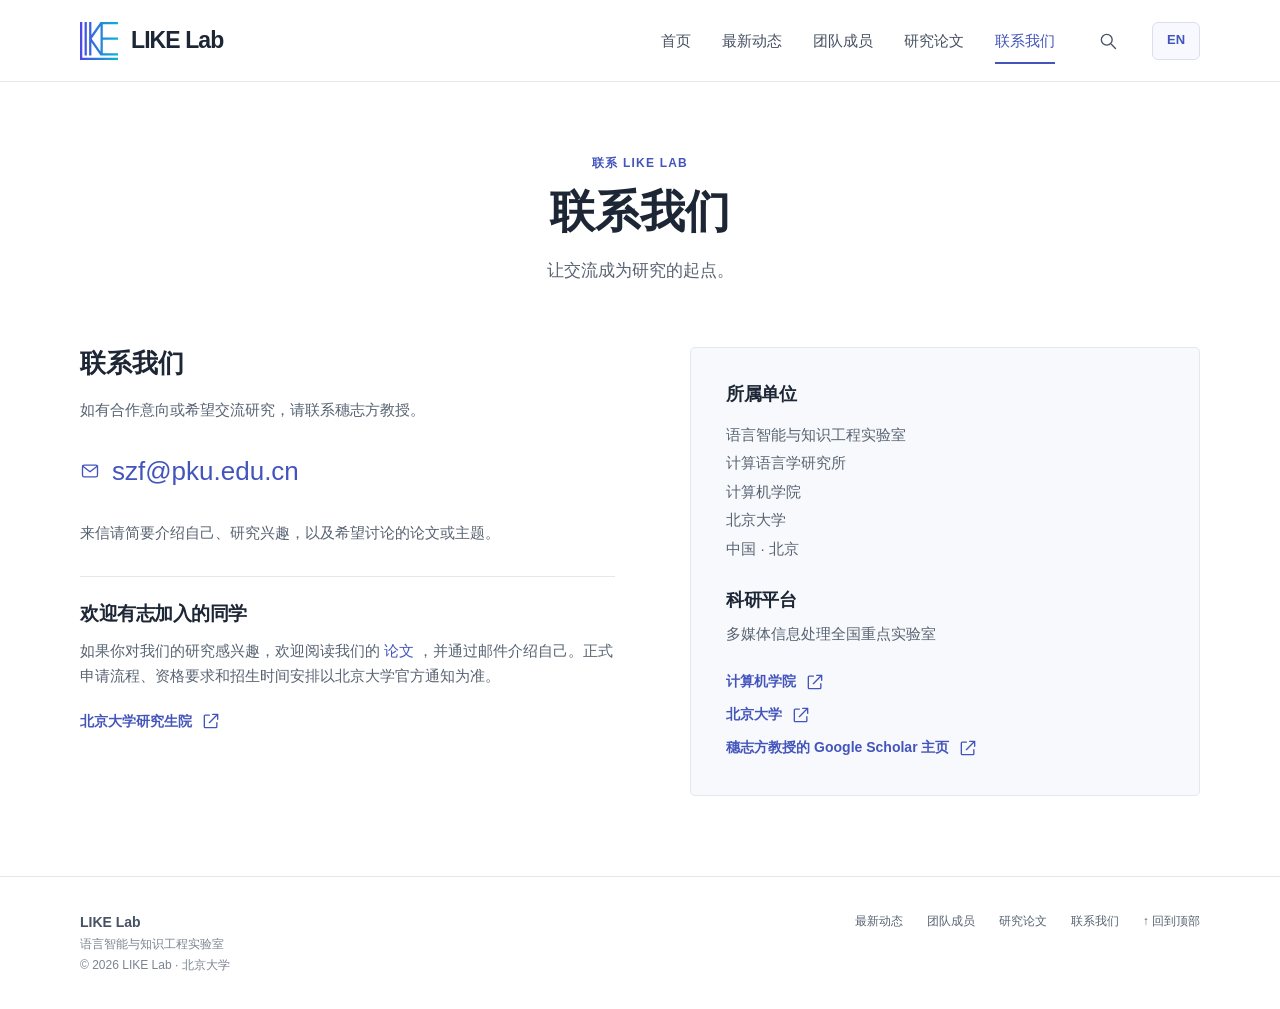
<file: zh/contact.html>
<!doctype html>
<html lang="zh-CN"><head><meta charset="utf-8">
<!-- Google tag (gtag.js) -->
<script async src="https://www.googletagmanager.com/gtag/js?id=G-2CBV6S0XQP"></script>
<script>
  window.dataLayer = window.dataLayer || [];
  function gtag(){dataLayer.push(arguments);}
  gtag('js', new Date());
  gtag('config', 'G-2CBV6S0XQP');
</script>
<meta name="viewport" content="width=device-width,initial-scale=1"><meta name="description" content="联系北京大学语言智能与知识工程实验室（LIKE Lab）。"><meta name="theme-color" content="#4355bc"><title>联系我们 · LIKE Lab · 北京大学</title><link rel="icon" href="../assets/like-logo.svg" type="image/svg+xml"><link rel="stylesheet" href="../assets/site.css?v=a5355a71710f"><script src="../assets/site.js?v=5088bf85f177" defer></script><!-- language-alternates:start --><link rel="alternate" hreflang="en" href="../contact.html"><link rel="alternate" hreflang="zh-CN" href="contact.html"><!-- language-alternates:end --></head>
<body><a class="skip-link" href="#main">跳至正文</a><header class="site-header"><div class="container header-inner"><a class="brand" href="index.html" aria-label="LIKE Lab 首页"><img src="../assets/like-logo.svg" alt="" width="38" height="38">LIKE Lab</a><!-- language-switch:start --><a class="language-switch" data-language-switch href="../contact.html" lang="en" hreflang="en" aria-label="Switch to English">EN</a><!-- language-switch:end --><button class="menu-toggle" aria-controls="site-navigation" aria-expanded="false" aria-label="打开导航"><svg class="icon" aria-hidden="true" viewbox="0 0 24 24"><path d="M4 6h16M4 12h16M4 18h16"/></svg></button><nav class="site-nav" id="site-navigation" aria-label="主导航"><a href="index.html">首页</a><a href="news.html">最新动态</a><a href="people.html">团队成员</a><a href="publications.html">研究论文</a><a href="contact.html" aria-current="page">联系我们</a><a class="search-link" href="publications.html#paper-search" aria-label="搜索论文"><svg class="icon" aria-hidden="true" viewbox="0 0 24 24"><circle cx="10.5" cy="10.5" r="6.5"/><path d="m16 16 5 5"/></svg></a></nav></div></header>
<main id="main"><div class="container"><div class="page-heading"><div class="eyebrow">联系 LIKE Lab</div><h1>联系我们</h1><p>让交流成为研究的起点。</p></div><div class="contact-layout"><section><h2>联系我们</h2><p>如有合作意向或希望交流研究，请联系穗志方教授。</p><a class="contact-email" href="mailto:szf@pku.edu.cn"><svg class="icon" aria-hidden="true" viewbox="0 0 24 24"><rect x="3" y="5" width="18" height="14" rx="2"/><path d="m3 6 9 7 9-7"/></svg>szf@pku.edu.cn</a><p>来信请简要介绍自己、研究兴趣，以及希望讨论的论文或主题。</p><div class="contact-follow"><h3>欢迎有志加入的同学</h3><p>如果你对我们的研究感兴趣，欢迎阅读我们的 <a href="publications.html">论文</a> ，并通过邮件介绍自己。正式申请流程、资格要求和招生时间安排以北京大学官方通知为准。</p><div style="margin-top:18px"><a href="https://grs.pku.edu.cn/" class="text-link" target="_blank" rel="noopener noreferrer">北京大学研究生院<svg class="icon" aria-hidden="true" viewbox="0 0 24 24"><path d="M14 4h6v6m0-6-10 10M10 5H5a1 1 0 0 0-1 1v13a1 1 0 0 0 1 1h13a1 1 0 0 0 1-1v-5"/></svg></a></div></div></section><aside class="contact-box" aria-label="机构信息"><h3>所属单位</h3><address>语言智能与知识工程实验室<br>计算语言学研究所<br>计算机学院<br>北京大学<br>中国 · 北京</address><h3>科研平台</h3><p>多媒体信息处理全国重点实验室</p><div class="institution-links"><a href="https://cs.pku.edu.cn/" class="text-link" target="_blank" rel="noopener noreferrer">计算机学院<svg class="icon" aria-hidden="true" viewbox="0 0 24 24"><path d="M14 4h6v6m0-6-10 10M10 5H5a1 1 0 0 0-1 1v13a1 1 0 0 0 1 1h13a1 1 0 0 0 1-1v-5"/></svg></a><a href="https://english.pku.edu.cn/" class="text-link" target="_blank" rel="noopener noreferrer">北京大学<svg class="icon" aria-hidden="true" viewbox="0 0 24 24"><path d="M14 4h6v6m0-6-10 10M10 5H5a1 1 0 0 0-1 1v13a1 1 0 0 0 1 1h13a1 1 0 0 0 1-1v-5"/></svg></a><a href="https://scholar.google.com/citations?user=y2EaftAAAAAJ&amp;hl=en" class="text-link" target="_blank" rel="noopener noreferrer">穗志方教授的 Google Scholar 主页<svg class="icon" aria-hidden="true" viewbox="0 0 24 24"><path d="M14 4h6v6m0-6-10 10M10 5H5a1 1 0 0 0-1 1v13a1 1 0 0 0 1 1h13a1 1 0 0 0 1-1v-5"/></svg></a></div></aside></div></div></main>
<footer class="site-footer"><div class="container footer-inner"><div><strong>LIKE Lab</strong><br>语言智能与知识工程实验室<br>© 2026 LIKE Lab · 北京大学</div><div class="footer-links"><a href="news.html">最新动态</a><a href="people.html">团队成员</a><a href="publications.html">研究论文</a><a href="contact.html">联系我们</a><a href="#main" aria-label="回到顶部">↑ 回到顶部</a></div></div></footer></body></html>
</file>
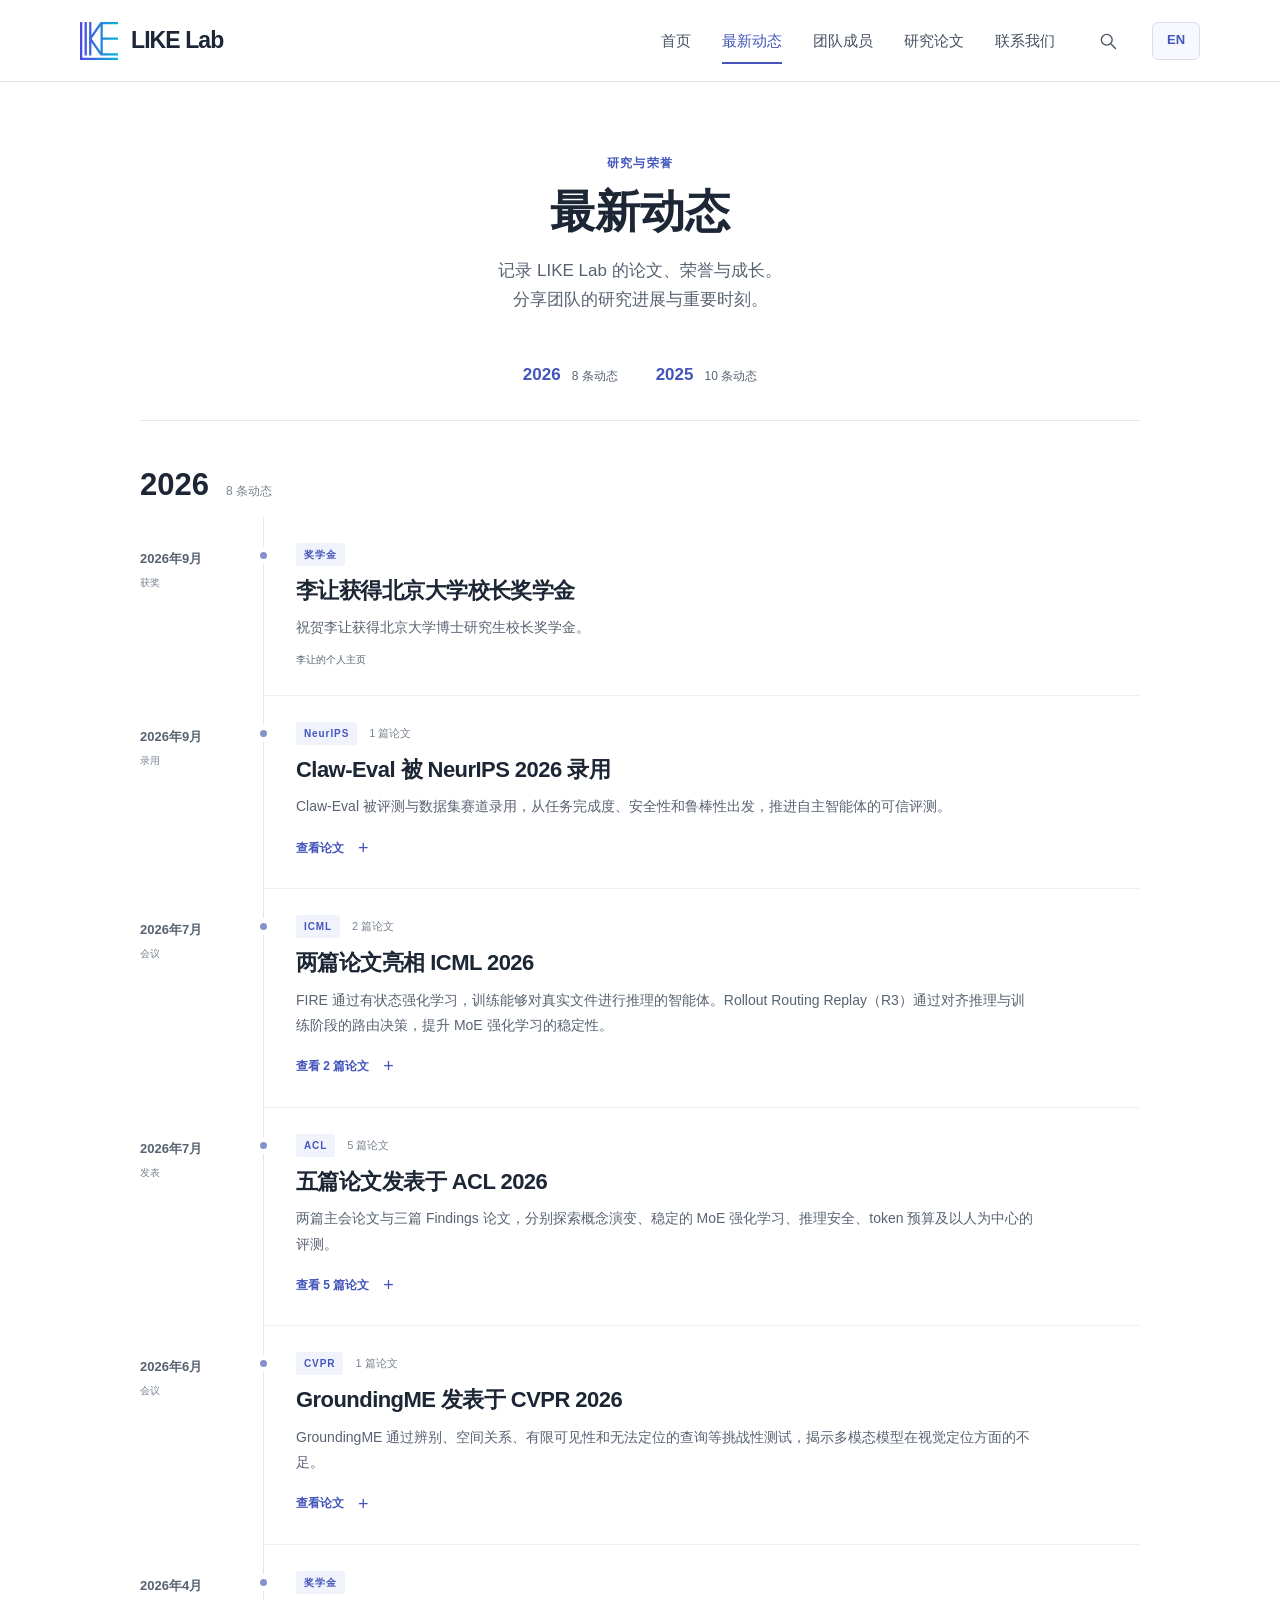
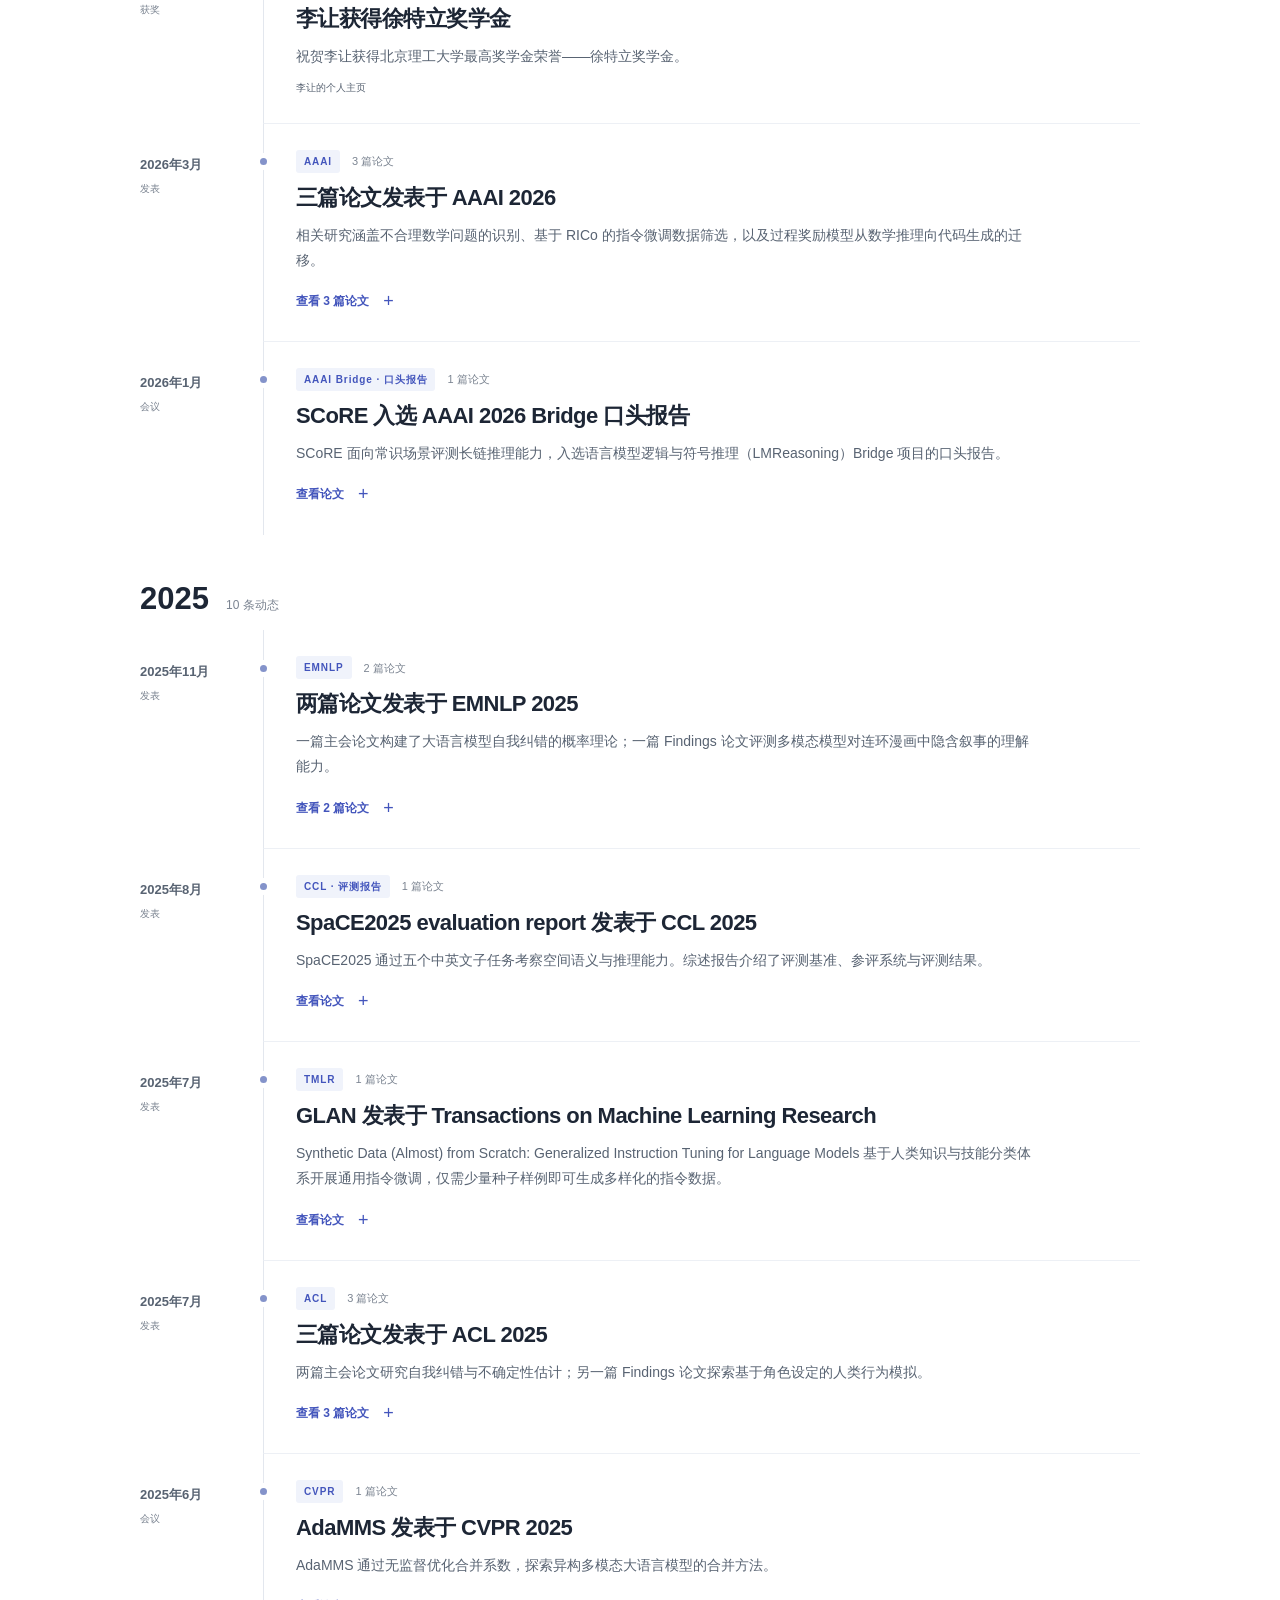
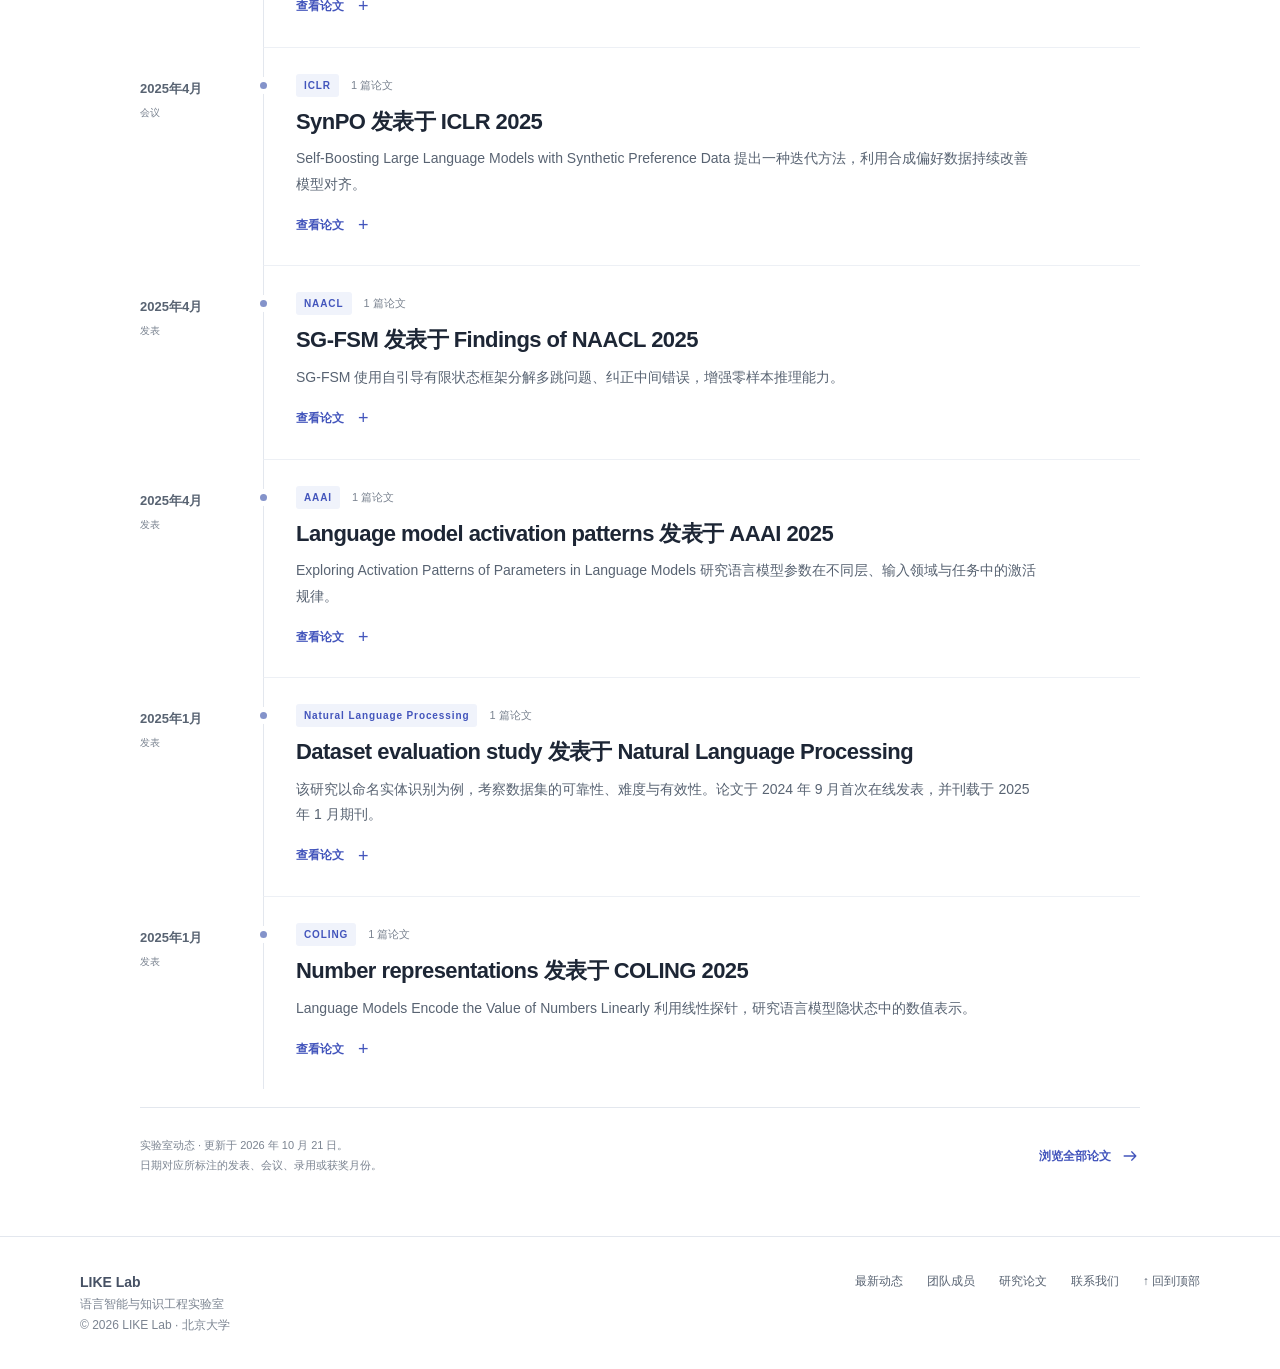
<file: zh/news.html>
<!doctype html>
<html lang="zh-CN"><head><meta charset="utf-8">
<!-- Google tag (gtag.js) -->
<script async src="https://www.googletagmanager.com/gtag/js?id=G-2CBV6S0XQP"></script>
<script>
  window.dataLayer = window.dataLayer || [];
  function gtag(){dataLayer.push(arguments);}
  gtag('js', new Date());
  gtag('config', 'G-2CBV6S0XQP');
</script>
<meta name="viewport" content="width=device-width,initial-scale=1"><meta name="description" content="北京大学 LIKE Lab 2025—2026 年的论文发表、会议交流、录用与成员获奖动态。"><meta name="theme-color" content="#4355bc"><title>最新动态 · LIKE Lab · 北京大学</title><link rel="icon" href="../assets/like-logo.svg" type="image/svg+xml"><link rel="stylesheet" href="../assets/site.css?v=a5355a71710f"><script src="../assets/site.js?v=5088bf85f177" defer></script><!-- language-alternates:start --><link rel="alternate" hreflang="en" href="../news.html"><link rel="alternate" hreflang="zh-CN" href="news.html"><!-- language-alternates:end --></head>
<body><a class="skip-link" href="#main">跳至正文</a><header class="site-header"><div class="container header-inner"><a class="brand" href="index.html" aria-label="LIKE Lab 首页"><img src="../assets/like-logo.svg" alt="" width="38" height="38">LIKE Lab</a><!-- language-switch:start --><a class="language-switch" data-language-switch href="../news.html" lang="en" hreflang="en" aria-label="Switch to English">EN</a><!-- language-switch:end --><button class="menu-toggle" aria-controls="site-navigation" aria-expanded="false" aria-label="打开导航"><svg class="icon" aria-hidden="true" viewbox="0 0 24 24"><path d="M4 6h16M4 12h16M4 18h16"/></svg></button><nav class="site-nav" id="site-navigation" aria-label="主导航"><a href="index.html">首页</a><a href="news.html" aria-current="page">最新动态</a><a href="people.html">团队成员</a><a href="publications.html">研究论文</a><a href="contact.html">联系我们</a><a class="search-link" href="publications.html#paper-search" aria-label="搜索论文"><svg class="icon" aria-hidden="true" viewbox="0 0 24 24"><circle cx="10.5" cy="10.5" r="6.5"/><path d="m16 16 5 5"/></svg></a></nav></div></header>
<main id="main"><div class="container news-container"><div class="page-heading"><div class="eyebrow">研究与荣誉</div><h1>最新动态</h1><p>记录 LIKE Lab 的论文、荣誉与成长。<br>分享团队的研究进展与重要时刻。</p></div><nav class="news-year-nav" aria-label="按年份浏览动态"><a href="#news-2026">2026<span>8 条动态</span></a><a href="#news-2025">2025<span>10 条动态</span></a></nav><section class="news-year" id="news-2026" aria-labelledby="news-year-2026"><div class="news-year-heading"><h2 id="news-year-2026">2026</h2><span>8 条动态</span></div><ol class="news-timeline"><li class="news-item" id="rang-li-pku-presidential-scholarship-2026"><div class="news-date"><time datetime="2026-09">2026年9月</time><span>获奖</span></div><article class="news-content"><div class="news-labels"><span class="news-conference">奖学金</span></div><h3>李让获得北京大学校长奖学金</h3><p>祝贺李让获得北京大学博士研究生校长奖学金。</p><div class="news-sources"><a href="https://lirang04.github.io/" class="" target="_blank" rel="noopener noreferrer">李让的个人主页</a></div></article></li><li class="news-item" id="neurips-2026"><div class="news-date"><time datetime="2026-09">2026年9月</time><span>录用</span></div><article class="news-content"><div class="news-labels"><span class="news-conference"><span class="conference-name">NeurIPS</span></span><span>1 篇论文</span></div><h3>Claw-Eval 被 NeurIPS 2026 录用</h3><p>Claw-Eval 被评测与数据集赛道录用，从任务完成度、安全性和鲁棒性出发，推进自主智能体的可信评测。</p><details class="news-papers"><summary>查看论文<span aria-hidden="true">+</span></summary><ul><li><span class="news-paper-venue"><span class="conference-name">NeurIPS</span> 2026 · 评测与数据集赛道</span><a href="https://arxiv.org/abs/2604.06132" class="" target="_blank" rel="noopener noreferrer">Claw-Eval: Towards Trustworthy Evaluation of Autonomous Agents<svg class="icon" aria-hidden="true" viewbox="0 0 24 24"><path d="M14 4h6v6m0-6-10 10M10 5H5a1 1 0 0 0-1 1v13a1 1 0 0 0 1 1h13a1 1 0 0 0 1-1v-5"/></svg></a><span class="news-paper-author">Bowen Ye et al.</span></li></ul><div class="news-sources"><a href="https://lilei-nlp.github.io/" class="" target="_blank" rel="noopener noreferrer">来源</a></div></details></article></li><li class="news-item" id="icml-2026"><div class="news-date"><time datetime="2026-07">2026年7月</time><span>会议</span></div><article class="news-content"><div class="news-labels"><span class="news-conference">ICML</span><span>2 篇论文</span></div><h3>两篇论文亮相 ICML 2026</h3><p>FIRE 通过有状态强化学习，训练能够对真实文件进行推理的智能体。Rollout Routing Replay（R3）通过对齐推理与训练阶段的路由决策，提升 MoE 强化学习的稳定性。</p><details class="news-papers"><summary>查看 2 篇论文<span aria-hidden="true">+</span></summary><ul><li><span class="news-paper-venue">ICML 2026</span><a href="https://openreview.net/forum?id=lHVxzhqYai" class="" target="_blank" rel="noopener noreferrer">FIRE: Learning to Navigate and Act on Real-World Files via Stateful Reinforcement Learning<svg class="icon" aria-hidden="true" viewbox="0 0 24 24"><path d="M14 4h6v6m0-6-10 10M10 5H5a1 1 0 0 0-1 1v13a1 1 0 0 0 1 1h13a1 1 0 0 0 1-1v-5"/></svg></a><span class="news-paper-author">Jingyuan Ma et al.</span></li><li><span class="news-paper-venue">ICML 2026</span><a href="https://openreview.net/forum?id=ZMkfGplf4b" class="" target="_blank" rel="noopener noreferrer">Stabilizing MoE Reinforcement Learning by Aligning Training and Inference Routers<svg class="icon" aria-hidden="true" viewbox="0 0 24 24"><path d="M14 4h6v6m0-6-10 10M10 5H5a1 1 0 0 0-1 1v13a1 1 0 0 0 1 1h13a1 1 0 0 0 1-1v-5"/></svg></a><span class="news-paper-author">Wenhan Ma et al.</span></li></ul><div class="news-sources"><a href="https://icml.cc/virtual/2026/poster/61960" class="" target="_blank" rel="noopener noreferrer">来源 1</a> · <a href="https://icml.cc/virtual/2026/poster/63177" class="" target="_blank" rel="noopener noreferrer">来源 2</a></div></details></article></li><li class="news-item" id="acl-2026"><div class="news-date"><time datetime="2026-07">2026年7月</time><span>发表</span></div><article class="news-content"><div class="news-labels"><span class="news-conference">ACL</span><span>5 篇论文</span></div><h3>五篇论文发表于 ACL 2026</h3><p>两篇主会论文与三篇 Findings 论文，分别探索概念演变、稳定的 MoE 强化学习、推理安全、token 预算及以人为中心的评测。</p><details class="news-papers"><summary>查看 5 篇论文<span aria-hidden="true">+</span></summary><ul><li><span class="news-paper-venue">ACL 2026</span><a href="https://aclanthology.org/2026.acl-long.652/" class="" target="_blank" rel="noopener noreferrer">HistLens: Mapping Idea Change across Concepts and Corpora<svg class="icon" aria-hidden="true" viewbox="0 0 24 24"><path d="M14 4h6v6m0-6-10 10M10 5H5a1 1 0 0 0-1 1v13a1 1 0 0 0 1 1h13a1 1 0 0 0 1-1v-5"/></svg></a><span class="news-paper-author">Yi Jing et al.</span></li><li><span class="news-paper-venue">ACL 2026</span><a href="https://aclanthology.org/2026.acl-long.1165/" class="" target="_blank" rel="noopener noreferrer">Towards Stable and Effective Reinforcement Learning for Mixture-of-Experts<svg class="icon" aria-hidden="true" viewbox="0 0 24 24"><path d="M14 4h6v6m0-6-10 10M10 5H5a1 1 0 0 0-1 1v13a1 1 0 0 0 1 1h13a1 1 0 0 0 1-1v-5"/></svg></a><span class="news-paper-author">Di Zhang et al.</span></li><li><span class="news-paper-venue">Findings of ACL 2026</span><a href="https://aclanthology.org/2026.findings-acl.1002/" class="" target="_blank" rel="noopener noreferrer">HAUNTATTACK: When Attack Follows Reasoning as a Shadow<svg class="icon" aria-hidden="true" viewbox="0 0 24 24"><path d="M14 4h6v6m0-6-10 10M10 5H5a1 1 0 0 0-1 1v13a1 1 0 0 0 1 1h13a1 1 0 0 0 1-1v-5"/></svg></a><span class="news-paper-author">Jingyuan Ma et al.</span></li><li><span class="news-paper-venue">Findings of ACL 2026</span><a href="https://aclanthology.org/2026.findings-acl.1063/" class="" target="_blank" rel="noopener noreferrer">SelfBudgeter: Adaptive Token Allocation for Efficient LLM Reasoning<svg class="icon" aria-hidden="true" viewbox="0 0 24 24"><path d="M14 4h6v6m0-6-10 10M10 5H5a1 1 0 0 0-1 1v13a1 1 0 0 0 1 1h13a1 1 0 0 0 1-1v-5"/></svg></a><span class="news-paper-author">Zheng Li et al.</span></li><li><span class="news-paper-venue">Findings of ACL 2026</span><a href="https://aclanthology.org/2026.findings-acl.1084/" class="" target="_blank" rel="noopener noreferrer">SenseJudge: Human-Centric Preference-Driven Judgment Framework<svg class="icon" aria-hidden="true" viewbox="0 0 24 24"><path d="M14 4h6v6m0-6-10 10M10 5H5a1 1 0 0 0-1 1v13a1 1 0 0 0 1 1h13a1 1 0 0 0 1-1v-5"/></svg></a><span class="news-paper-author">Rui Li et al.</span></li></ul><div class="news-sources"><a href="https://aclanthology.org/2026.acl-long.652/" class="" target="_blank" rel="noopener noreferrer">来源 1</a> · <a href="https://aclanthology.org/2026.acl-long.1165/" class="" target="_blank" rel="noopener noreferrer">来源 2</a> · <a href="https://aclanthology.org/2026.findings-acl.1002/" class="" target="_blank" rel="noopener noreferrer">来源 3</a> · <a href="https://aclanthology.org/2026.findings-acl.1063/" class="" target="_blank" rel="noopener noreferrer">来源 4</a> · <a href="https://aclanthology.org/2026.findings-acl.1084/" class="" target="_blank" rel="noopener noreferrer">来源 5</a></div></details></article></li><li class="news-item" id="cvpr-2026"><div class="news-date"><time datetime="2026-06">2026年6月</time><span>会议</span></div><article class="news-content"><div class="news-labels"><span class="news-conference">CVPR</span><span>1 篇论文</span></div><h3>GroundingME 发表于 CVPR 2026</h3><p>GroundingME 通过辨别、空间关系、有限可见性和无法定位的查询等挑战性测试，揭示多模态模型在视觉定位方面的不足。</p><details class="news-papers"><summary>查看论文<span aria-hidden="true">+</span></summary><ul><li><span class="news-paper-venue">CVPR 2026</span><a href="https://arxiv.org/abs/2512.17495" class="" target="_blank" rel="noopener noreferrer">GroundingME: Exposing the Visual Grounding Gap in MLLMs through Multi-Dimensional Evaluation<svg class="icon" aria-hidden="true" viewbox="0 0 24 24"><path d="M14 4h6v6m0-6-10 10M10 5H5a1 1 0 0 0-1 1v13a1 1 0 0 0 1 1h13a1 1 0 0 0 1-1v-5"/></svg></a><span class="news-paper-author">Rang Li et al.</span></li></ul><div class="news-sources"><a href="https://lirang04.github.io/" class="" target="_blank" rel="noopener noreferrer">来源 1</a> · <a href="https://arxiv.org/abs/2512.17495" class="" target="_blank" rel="noopener noreferrer">来源 2</a> · <a href="https://cvpr.thecvf.com/Conferences/2026" class="" target="_blank" rel="noopener noreferrer">来源 3</a></div></details></article></li><li class="news-item" id="rang-li-xu-teli-scholarship-2026"><div class="news-date"><time datetime="2026-04">2026年4月</time><span>获奖</span></div><article class="news-content"><div class="news-labels"><span class="news-conference">奖学金</span></div><h3>李让获得徐特立奖学金</h3><p>祝贺李让获得北京理工大学最高奖学金荣誉——徐特立奖学金。</p><div class="news-sources"><a href="https://lirang04.github.io/" class="" target="_blank" rel="noopener noreferrer">李让的个人主页</a></div></article></li><li class="news-item" id="aaai-2026"><div class="news-date"><time datetime="2026-03">2026年3月</time><span>发表</span></div><article class="news-content"><div class="news-labels"><span class="news-conference">AAAI</span><span>3 篇论文</span></div><h3>三篇论文发表于 AAAI 2026</h3><p>相关研究涵盖不合理数学问题的识别、基于 RICo 的指令微调数据筛选，以及过程奖励模型从数学推理向代码生成的迁移。</p><details class="news-papers"><summary>查看 3 篇论文<span aria-hidden="true">+</span></summary><ul><li><span class="news-paper-venue">AAAI 2026</span><a href="https://ojs.aaai.org/index.php/AAAI/article/view/40518" class="" target="_blank" rel="noopener noreferrer">Large Language Models Struggle with Unreasonability in Math Problems<svg class="icon" aria-hidden="true" viewbox="0 0 24 24"><path d="M14 4h6v6m0-6-10 10M10 5H5a1 1 0 0 0-1 1v13a1 1 0 0 0 1 1h13a1 1 0 0 0 1-1v-5"/></svg></a><span class="news-paper-author">Jingyuan Ma et al.</span></li><li><span class="news-paper-venue">AAAI 2026</span><a href="https://ojs.aaai.org/index.php/AAAI/article/view/40732" class="" target="_blank" rel="noopener noreferrer">RICo: Refined In-Context Contribution for Automatic Instruction-Tuning Data Selection<svg class="icon" aria-hidden="true" viewbox="0 0 24 24"><path d="M14 4h6v6m0-6-10 10M10 5H5a1 1 0 0 0-1 1v13a1 1 0 0 0 1 1h13a1 1 0 0 0 1-1v-5"/></svg></a><span class="news-paper-author">Yixin Yang et al.</span></li><li><span class="news-paper-venue">AAAI 2026</span><a href="https://doi.org/10.1609/aaai.v40i36.40289" class="" target="_blank" rel="noopener noreferrer">From Mathematical Reasoning to Code: Generalization of Process Reward Models in Test-Time Scaling<svg class="icon" aria-hidden="true" viewbox="0 0 24 24"><path d="M14 4h6v6m0-6-10 10M10 5H5a1 1 0 0 0-1 1v13a1 1 0 0 0 1 1h13a1 1 0 0 0 1-1v-5"/></svg></a><span class="news-paper-author">Zhengyu Chen et al.</span></li></ul><div class="news-sources"><a href="https://ojs.aaai.org/index.php/AAAI/article/view/40518" class="" target="_blank" rel="noopener noreferrer">来源 1</a> · <a href="https://ojs.aaai.org/index.php/AAAI/article/view/40732" class="" target="_blank" rel="noopener noreferrer">来源 2</a> · <a href="https://api.crossref.org/works/10.1609%2FAAAI.V40I36.40289" class="" target="_blank" rel="noopener noreferrer">来源 3</a></div></details></article></li><li class="news-item" id="aaai-bridge-2026-score"><div class="news-date"><time datetime="2026-01">2026年1月</time><span>会议</span></div><article class="news-content"><div class="news-labels"><span class="news-conference">AAAI Bridge · 口头报告</span><span>1 篇论文</span></div><h3>SCoRE 入选 AAAI 2026 Bridge 口头报告</h3><p>SCoRE 面向常识场景评测长链推理能力，入选语言模型逻辑与符号推理（LMReasoning）Bridge 项目的口头报告。</p><details class="news-papers"><summary>查看论文<span aria-hidden="true">+</span></summary><ul><li><span class="news-paper-venue">AAAI 2026 Bridge · LMReasoning · 口头报告</span><a href="https://openreview.net/forum?id=RrHlh5Awnq" class="" target="_blank" rel="noopener noreferrer">SCoRE: Benchmarking Long-Chain Reasoning in Commonsense Scenarios<svg class="icon" aria-hidden="true" viewbox="0 0 24 24"><path d="M14 4h6v6m0-6-10 10M10 5H5a1 1 0 0 0-1 1v13a1 1 0 0 0 1 1h13a1 1 0 0 0 1-1v-5"/></svg></a><span class="news-paper-author">Weidong Zhan et al.</span></li></ul><div class="news-sources"><a href="https://openreview.net/forum?id=RrHlh5Awnq" class="" target="_blank" rel="noopener noreferrer">来源 1</a> · <a href="https://sites.google.com/view/aaai-2026-lmreasoning" class="" target="_blank" rel="noopener noreferrer">来源 2</a></div></details></article></li></ol></section><section class="news-year" id="news-2025" aria-labelledby="news-year-2025"><div class="news-year-heading"><h2 id="news-year-2025">2025</h2><span>10 条动态</span></div><ol class="news-timeline"><li class="news-item" id="emnlp-2025"><div class="news-date"><time datetime="2025-11">2025年11月</time><span>发表</span></div><article class="news-content"><div class="news-labels"><span class="news-conference">EMNLP</span><span>2 篇论文</span></div><h3>两篇论文发表于 EMNLP 2025</h3><p>一篇主会论文构建了大语言模型自我纠错的概率理论；一篇 Findings 论文评测多模态模型对连环漫画中隐含叙事的理解能力。</p><details class="news-papers"><summary>查看 2 篇论文<span aria-hidden="true">+</span></summary><ul><li><span class="news-paper-venue">EMNLP 2025</span><a href="https://aclanthology.org/2025.emnlp-main.685/" class="" target="_blank" rel="noopener noreferrer">A Probabilistic Inference Scaling Theory for LLM Self-Correction<svg class="icon" aria-hidden="true" viewbox="0 0 24 24"><path d="M14 4h6v6m0-6-10 10M10 5H5a1 1 0 0 0-1 1v13a1 1 0 0 0 1 1h13a1 1 0 0 0 1-1v-5"/></svg></a><span class="news-paper-author">Zhe Yang et al.</span></li><li><span class="news-paper-venue">Findings of EMNLP 2025</span><a href="https://aclanthology.org/2025.findings-emnlp.342/" class="" target="_blank" rel="noopener noreferrer">Beyond Single Frames: Can LMMs Comprehend Implicit Narratives in Comic Strip?<svg class="icon" aria-hidden="true" viewbox="0 0 24 24"><path d="M14 4h6v6m0-6-10 10M10 5H5a1 1 0 0 0-1 1v13a1 1 0 0 0 1 1h13a1 1 0 0 0 1-1v-5"/></svg></a><span class="news-paper-author">Xiaochen Wang et al.</span></li></ul><div class="news-sources"><a href="https://aclanthology.org/2025.emnlp-main.685/" class="" target="_blank" rel="noopener noreferrer">来源 1</a> · <a href="https://aclanthology.org/2025.findings-emnlp.342/" class="" target="_blank" rel="noopener noreferrer">来源 2</a></div></details></article></li><li class="news-item" id="ccl-2025-space"><div class="news-date"><time datetime="2025-08">2025年8月</time><span>发表</span></div><article class="news-content"><div class="news-labels"><span class="news-conference">CCL · 评测报告</span><span>1 篇论文</span></div><h3>SpaCE2025 evaluation report 发表于 CCL 2025</h3><p>SpaCE2025 通过五个中英文子任务考察空间语义与推理能力。综述报告介绍了评测基准、参评系统与评测结果。</p><details class="news-papers"><summary>查看论文<span aria-hidden="true">+</span></summary><ul><li><span class="news-paper-venue">CCL 2025 · 评测报告</span><a href="https://aclanthology.org/2025.ccl-2.4/" class="" target="_blank" rel="noopener noreferrer">Overview of CCL25-Eval Task 1: The Fifth Spatial Cognition Evaluation (SpaCE2025)<svg class="icon" aria-hidden="true" viewbox="0 0 24 24"><path d="M14 4h6v6m0-6-10 10M10 5H5a1 1 0 0 0-1 1v13a1 1 0 0 0 1 1h13a1 1 0 0 0 1-1v-5"/></svg></a><span class="news-paper-author">Yuhang Qin et al.</span></li></ul><div class="news-sources"><a href="https://aclanthology.org/2025.ccl-2.4/" class="" target="_blank" rel="noopener noreferrer">来源</a></div></details></article></li><li class="news-item" id="tmlr-2025-glan"><div class="news-date"><time datetime="2025-07">2025年7月</time><span>发表</span></div><article class="news-content"><div class="news-labels"><span class="news-conference">TMLR</span><span>1 篇论文</span></div><h3>GLAN 发表于 Transactions on Machine Learning Research</h3><p>Synthetic Data (Almost) from Scratch: Generalized Instruction Tuning for Language Models 基于人类知识与技能分类体系开展通用指令微调，仅需少量种子样例即可生成多样化的指令数据。</p><details class="news-papers"><summary>查看论文<span aria-hidden="true">+</span></summary><ul><li><span class="news-paper-venue">TMLR 2025</span><a href="https://openreview.net/forum?id=PahnCreCxK" class="" target="_blank" rel="noopener noreferrer">Synthetic Data (Almost) from Scratch: Generalized Instruction Tuning for Language Models<svg class="icon" aria-hidden="true" viewbox="0 0 24 24"><path d="M14 4h6v6m0-6-10 10M10 5H5a1 1 0 0 0-1 1v13a1 1 0 0 0 1 1h13a1 1 0 0 0 1-1v-5"/></svg></a><span class="news-paper-author">Haoran Li et al.</span></li></ul><div class="news-sources"><a href="https://openreview.net/forum?id=PahnCreCxK" class="" target="_blank" rel="noopener noreferrer">来源</a></div></details></article></li><li class="news-item" id="acl-2025"><div class="news-date"><time datetime="2025-07">2025年7月</time><span>发表</span></div><article class="news-content"><div class="news-labels"><span class="news-conference">ACL</span><span>3 篇论文</span></div><h3>三篇论文发表于 ACL 2025</h3><p>两篇主会论文研究自我纠错与不确定性估计；另一篇 Findings 论文探索基于角色设定的人类行为模拟。</p><details class="news-papers"><summary>查看 3 篇论文<span aria-hidden="true">+</span></summary><ul><li><span class="news-paper-venue">ACL 2025</span><a href="https://aclanthology.org/2025.acl-long.203/" class="" target="_blank" rel="noopener noreferrer">Confidence v.s. Critique: A Decomposition of Self-Correction Capability for LLMs<svg class="icon" aria-hidden="true" viewbox="0 0 24 24"><path d="M14 4h6v6m0-6-10 10M10 5H5a1 1 0 0 0-1 1v13a1 1 0 0 0 1 1h13a1 1 0 0 0 1-1v-5"/></svg></a><span class="news-paper-author">Zhe Yang et al.</span></li><li><span class="news-paper-venue">ACL 2025</span><a href="https://aclanthology.org/2025.acl-long.1118/" class="" target="_blank" rel="noopener noreferrer">Towards Harmonized Uncertainty Estimation for Large Language Models<svg class="icon" aria-hidden="true" viewbox="0 0 24 24"><path d="M14 4h6v6m0-6-10 10M10 5H5a1 1 0 0 0-1 1v13a1 1 0 0 0 1 1h13a1 1 0 0 0 1-1v-5"/></svg></a><span class="news-paper-author">Rui Li et al.</span></li><li><span class="news-paper-venue">Findings of ACL 2025</span><a href="https://aclanthology.org/2025.findings-acl.813/" class="" target="_blank" rel="noopener noreferrer">How Far are LLMs from Being Our Digital Twins? A Benchmark for Persona-Based Behavior Chain Simulation<svg class="icon" aria-hidden="true" viewbox="0 0 24 24"><path d="M14 4h6v6m0-6-10 10M10 5H5a1 1 0 0 0-1 1v13a1 1 0 0 0 1 1h13a1 1 0 0 0 1-1v-5"/></svg></a><span class="news-paper-author">Rui Li et al.</span></li></ul><div class="news-sources"><a href="https://aclanthology.org/2025.acl-long.203/" class="" target="_blank" rel="noopener noreferrer">来源 1</a> · <a href="https://aclanthology.org/2025.acl-long.1118/" class="" target="_blank" rel="noopener noreferrer">来源 2</a> · <a href="https://aclanthology.org/2025.findings-acl.813/" class="" target="_blank" rel="noopener noreferrer">来源 3</a></div></details></article></li><li class="news-item" id="cvpr-2025"><div class="news-date"><time datetime="2025-06">2025年6月</time><span>会议</span></div><article class="news-content"><div class="news-labels"><span class="news-conference">CVPR</span><span>1 篇论文</span></div><h3>AdaMMS 发表于 CVPR 2025</h3><p>AdaMMS 通过无监督优化合并系数，探索异构多模态大语言模型的合并方法。</p><details class="news-papers"><summary>查看论文<span aria-hidden="true">+</span></summary><ul><li><span class="news-paper-venue">CVPR 2025</span><a href="https://ieeexplore.ieee.org/abstract/document/11093469/" class="" target="_blank" rel="noopener noreferrer">AdaMMS: Model Merging for Heterogeneous Multimodal Large Language Models with Unsupervised Coefficient Optimization<svg class="icon" aria-hidden="true" viewbox="0 0 24 24"><path d="M14 4h6v6m0-6-10 10M10 5H5a1 1 0 0 0-1 1v13a1 1 0 0 0 1 1h13a1 1 0 0 0 1-1v-5"/></svg></a><span class="news-paper-author">Yiyang Du et al.</span></li></ul><div class="news-sources"><a href="https://ieeexplore.ieee.org/abstract/document/11093469/" class="" target="_blank" rel="noopener noreferrer">来源 1</a> · <a href="https://cvpr.thecvf.com/Conferences/2025" class="" target="_blank" rel="noopener noreferrer">来源 2</a></div></details></article></li><li class="news-item" id="iclr-2025"><div class="news-date"><time datetime="2025-04">2025年4月</time><span>会议</span></div><article class="news-content"><div class="news-labels"><span class="news-conference">ICLR</span><span>1 篇论文</span></div><h3>SynPO 发表于 ICLR 2025</h3><p>Self-Boosting Large Language Models with Synthetic Preference Data 提出一种迭代方法，利用合成偏好数据持续改善模型对齐。</p><details class="news-papers"><summary>查看论文<span aria-hidden="true">+</span></summary><ul><li><span class="news-paper-venue">ICLR 2025</span><a href="https://arxiv.org/abs/2410.06961" class="" target="_blank" rel="noopener noreferrer">Self-Boosting Large Language Models with Synthetic Preference Data<svg class="icon" aria-hidden="true" viewbox="0 0 24 24"><path d="M14 4h6v6m0-6-10 10M10 5H5a1 1 0 0 0-1 1v13a1 1 0 0 0 1 1h13a1 1 0 0 0 1-1v-5"/></svg></a><span class="news-paper-author">Qingxiu Dong et al.</span></li></ul><div class="news-sources"><a href="https://dqxiu.github.io/" class="" target="_blank" rel="noopener noreferrer">来源 1</a> · <a href="https://arxiv.org/abs/2410.06961" class="" target="_blank" rel="noopener noreferrer">来源 2</a> · <a href="https://iclr.cc/Conferences/2025" class="" target="_blank" rel="noopener noreferrer">来源 3</a></div></details></article></li><li class="news-item" id="naacl-2025"><div class="news-date"><time datetime="2025-04">2025年4月</time><span>发表</span></div><article class="news-content"><div class="news-labels"><span class="news-conference">NAACL</span><span>1 篇论文</span></div><h3>SG-FSM 发表于 Findings of NAACL 2025</h3><p>SG-FSM 使用自引导有限状态框架分解多跳问题、纠正中间错误，增强零样本推理能力。</p><details class="news-papers"><summary>查看论文<span aria-hidden="true">+</span></summary><ul><li><span class="news-paper-venue">Findings of NAACL 2025</span><a href="https://aclanthology.org/2025.findings-naacl.335/" class="" target="_blank" rel="noopener noreferrer">SG-FSM: A Self-Guiding Zero-Shot Prompting Paradigm for Multi-Hop Question Answering Based on Finite State Machine<svg class="icon" aria-hidden="true" viewbox="0 0 24 24"><path d="M14 4h6v6m0-6-10 10M10 5H5a1 1 0 0 0-1 1v13a1 1 0 0 0 1 1h13a1 1 0 0 0 1-1v-5"/></svg></a><span class="news-paper-author">Xiaochen Wang et al.</span></li></ul><div class="news-sources"><a href="https://aclanthology.org/2025.findings-naacl.335/" class="" target="_blank" rel="noopener noreferrer">来源</a></div></details></article></li><li class="news-item" id="aaai-2025"><div class="news-date"><time datetime="2025-04">2025年4月</time><span>发表</span></div><article class="news-content"><div class="news-labels"><span class="news-conference">AAAI</span><span>1 篇论文</span></div><h3>Language model activation patterns 发表于 AAAI 2025</h3><p>Exploring Activation Patterns of Parameters in Language Models 研究语言模型参数在不同层、输入领域与任务中的激活规律。</p><details class="news-papers"><summary>查看论文<span aria-hidden="true">+</span></summary><ul><li><span class="news-paper-venue">AAAI 2025</span><a href="https://ojs.aaai.org/index.php/AAAI/article/view/34730" class="" target="_blank" rel="noopener noreferrer">Exploring Activation Patterns of Parameters in Language Models<svg class="icon" aria-hidden="true" viewbox="0 0 24 24"><path d="M14 4h6v6m0-6-10 10M10 5H5a1 1 0 0 0-1 1v13a1 1 0 0 0 1 1h13a1 1 0 0 0 1-1v-5"/></svg></a><span class="news-paper-author">Yudong Wang et al.</span></li></ul><div class="news-sources"><a href="https://ojs.aaai.org/index.php/AAAI/article/view/34730" class="" target="_blank" rel="noopener noreferrer">来源</a></div></details></article></li><li class="news-item" id="nlp-2025-dataset-evaluation"><div class="news-date"><time datetime="2025-01">2025年1月</time><span>发表</span></div><article class="news-content"><div class="news-labels"><span class="news-conference">Natural Language Processing</span><span>1 篇论文</span></div><h3>Dataset evaluation study 发表于 Natural Language Processing</h3><p>该研究以命名实体识别为例，考察数据集的可靠性、难度与有效性。论文于 2024 年 9 月首次在线发表，并刊载于 2025 年 1 月期刊。</p><details class="news-papers"><summary>查看论文<span aria-hidden="true">+</span></summary><ul><li><span class="news-paper-venue">Natural Language Processing 31(1), 90–110</span><a href="https://doi.org/10.1017/nlp.2024.37" class="" target="_blank" rel="noopener noreferrer">Statistical dataset evaluation: A case study on named entity recognition<svg class="icon" aria-hidden="true" viewbox="0 0 24 24"><path d="M14 4h6v6m0-6-10 10M10 5H5a1 1 0 0 0-1 1v13a1 1 0 0 0 1 1h13a1 1 0 0 0 1-1v-5"/></svg></a><span class="news-paper-author">Chengwen Wang et al.</span></li></ul><div class="news-sources"><a href="https://www.cambridge.org/core/journals/natural-language-processing/article/statistical-dataset-evaluation-a-case-study-on-named-entity-recognition/BF7FA3EF95004830F233CF5D743D98B2" class="" target="_blank" rel="noopener noreferrer">来源</a></div></details></article></li><li class="news-item" id="coling-2025"><div class="news-date"><time datetime="2025-01">2025年1月</time><span>发表</span></div><article class="news-content"><div class="news-labels"><span class="news-conference">COLING</span><span>1 篇论文</span></div><h3>Number representations 发表于 COLING 2025</h3><p>Language Models Encode the Value of Numbers Linearly 利用线性探针，研究语言模型隐状态中的数值表示。</p><details class="news-papers"><summary>查看论文<span aria-hidden="true">+</span></summary><ul><li><span class="news-paper-venue">COLING 2025</span><a href="https://aclanthology.org/2025.coling-main.47/" class="" target="_blank" rel="noopener noreferrer">Language Models Encode the Value of Numbers Linearly<svg class="icon" aria-hidden="true" viewbox="0 0 24 24"><path d="M14 4h6v6m0-6-10 10M10 5H5a1 1 0 0 0-1 1v13a1 1 0 0 0 1 1h13a1 1 0 0 0 1-1v-5"/></svg></a><span class="news-paper-author">Fangwei Zhu et al.</span></li></ul><div class="news-sources"><a href="https://aclanthology.org/2025.coling-main.47/" class="" target="_blank" rel="noopener noreferrer">来源</a></div></details></article></li></ol></section><div class="news-end"><p>实验室动态 · 更新于 2026 年 10 月 21 日。<br>日期对应所标注的发表、会议、录用或获奖月份。</p><a class="text-link" href="publications.html">浏览全部论文<svg class="icon" aria-hidden="true" viewbox="0 0 24 24"><path d="M5 12h14m-5-5 5 5-5 5"/></svg></a></div></div></main>
<footer class="site-footer"><div class="container footer-inner"><div><strong>LIKE Lab</strong><br>语言智能与知识工程实验室<br>© 2026 LIKE Lab · 北京大学</div><div class="footer-links"><a href="news.html">最新动态</a><a href="people.html">团队成员</a><a href="publications.html">研究论文</a><a href="contact.html">联系我们</a><a href="#main" aria-label="回到顶部">↑ 回到顶部</a></div></div></footer></body></html>
</file>
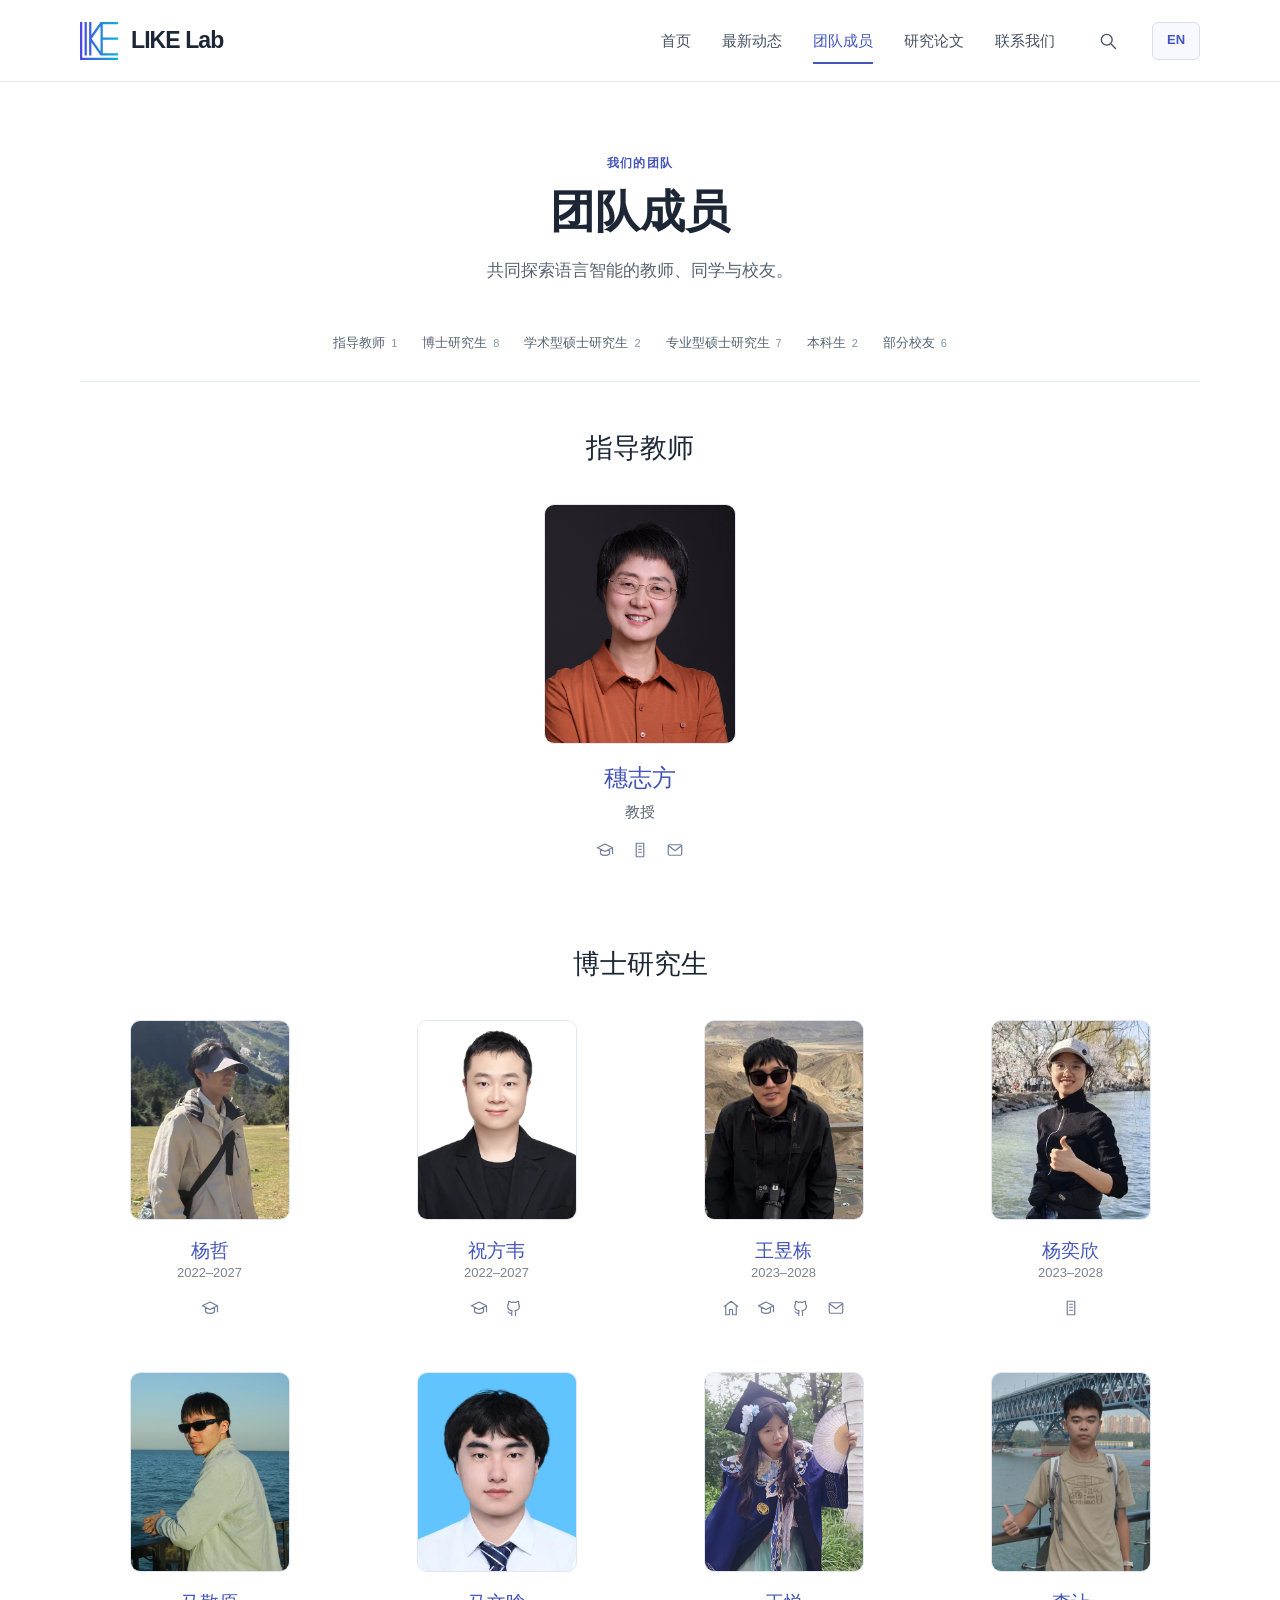
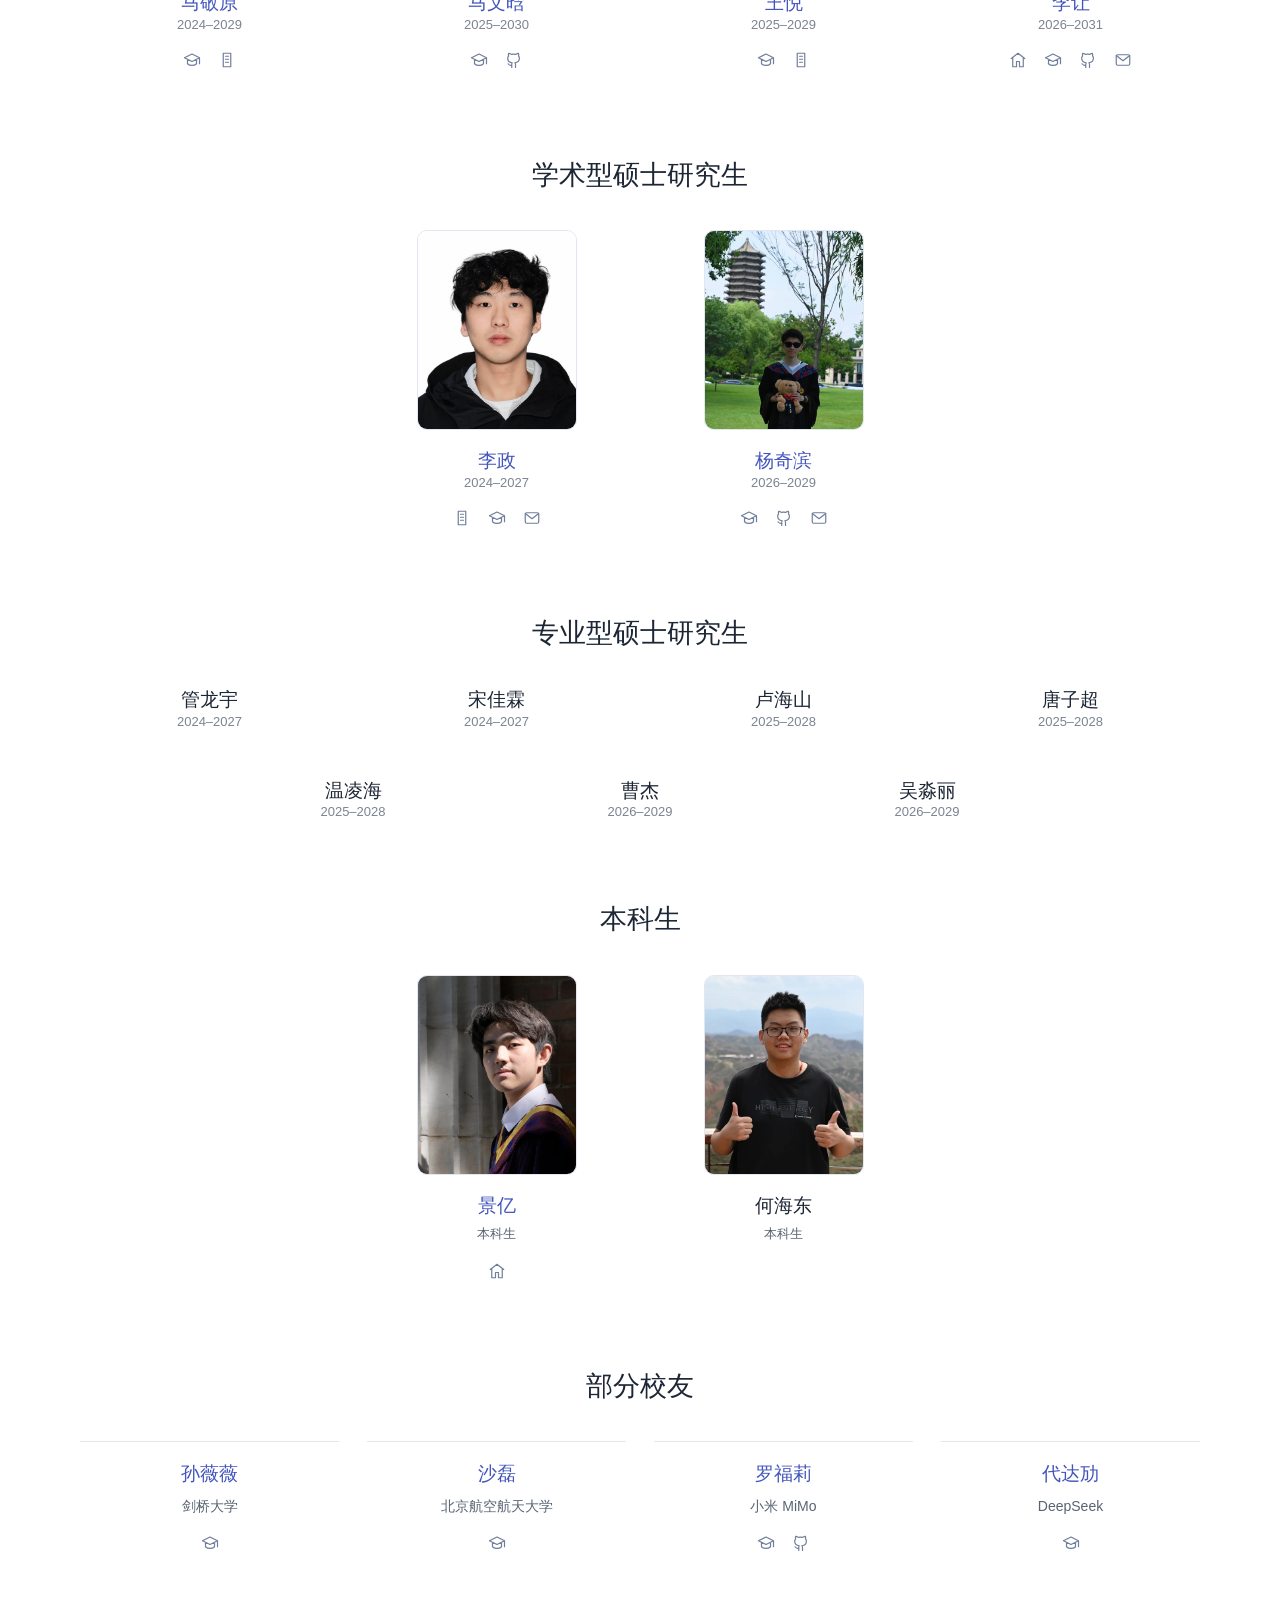
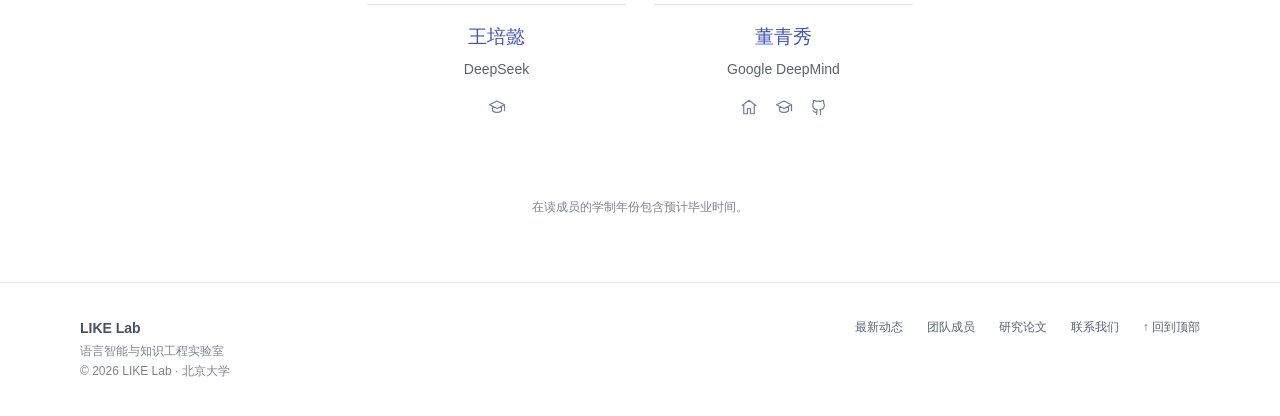
<file: zh/people.html>
<!doctype html>
<html lang="zh-CN"><head><meta charset="utf-8">
<!-- Google tag (gtag.js) -->
<script async src="https://www.googletagmanager.com/gtag/js?id=G-2CBV6S0XQP"></script>
<script>
  window.dataLayer = window.dataLayer || [];
  function gtag(){dataLayer.push(arguments);}
  gtag('js', new Date());
  gtag('config', 'G-2CBV6S0XQP');
</script>
<meta name="viewport" content="width=device-width,initial-scale=1"><meta name="description" content="认识北京大学 LIKE Lab 的教师、学生与校友。"><meta name="theme-color" content="#4355bc"><title>团队成员 · LIKE Lab · 北京大学</title><link rel="icon" href="../assets/like-logo.svg" type="image/svg+xml"><link rel="stylesheet" href="../assets/site.css?v=a5355a71710f"><script src="../assets/site.js?v=5088bf85f177" defer></script><!-- language-alternates:start --><link rel="alternate" hreflang="en" href="../people.html"><link rel="alternate" hreflang="zh-CN" href="people.html"><!-- language-alternates:end --></head>
<body><a class="skip-link" href="#main">跳至正文</a><header class="site-header"><div class="container header-inner"><a class="brand" href="index.html" aria-label="LIKE Lab 首页"><img src="../assets/like-logo.svg" alt="" width="38" height="38">LIKE Lab</a><!-- language-switch:start --><a class="language-switch" data-language-switch href="../people.html" lang="en" hreflang="en" aria-label="Switch to English">EN</a><!-- language-switch:end --><button class="menu-toggle" aria-controls="site-navigation" aria-expanded="false" aria-label="打开导航"><svg class="icon" aria-hidden="true" viewbox="0 0 24 24"><path d="M4 6h16M4 12h16M4 18h16"/></svg></button><nav class="site-nav" id="site-navigation" aria-label="主导航"><a href="index.html">首页</a><a href="news.html">最新动态</a><a href="people.html" aria-current="page">团队成员</a><a href="publications.html">研究论文</a><a href="contact.html">联系我们</a><a class="search-link" href="publications.html#paper-search" aria-label="搜索论文"><svg class="icon" aria-hidden="true" viewbox="0 0 24 24"><circle cx="10.5" cy="10.5" r="6.5"/><path d="m16 16 5 5"/></svg></a></nav></div></header>
<main id="main"><div class="container"><div class="page-heading"><div class="eyebrow">我们的团队</div><h1>团队成员</h1><p>共同探索语言智能的教师、同学与校友。</p></div><nav class="role-nav" aria-label="成员类别"><a href="#faculty">指导教师<span>1</span></a><a href="#phd">博士研究生<span>8</span></a><a href="#masters">学术型硕士研究生<span>2</span></a><a href="#professional-masters">专业型硕士研究生<span>7</span></a><a href="#undergraduates">本科生<span>2</span></a><a href="#alumni">部分校友<span>6</span></a></nav><section class="people-section" id="faculty" aria-labelledby="faculty-title"><h2 id="faculty-title">指导教师</h2><div class="people-grid faculty"><article class="person" data-name="Zhifang Sui"><img class="portrait portrait-photo" src="../assets/people/zhifang-sui-portrait.png" alt="穗志方" width="160" height="200" loading="lazy" decoding="async"><h3><a href="https://scholar.google.com/citations?user=y2EaftAAAAAJ&amp;hl=en" class="" target="_blank" rel="noopener noreferrer">穗志方</a></h3><p class="role">教授</p><div class="person-links"><a href="https://scholar.google.com/citations?user=y2EaftAAAAAJ&amp;hl=en" aria-label="穗志方 — 学术主页" title="学术主页" target="_blank" rel="noopener noreferrer"><svg class="icon" aria-hidden="true" viewbox="0 0 24 24"><path d="m2 9 10-5 10 5-10 5-10-5m4 2v6c3 3 9 3 12 0v-6m4-2v8"/></svg></a><a href="https://aclanthology.org/people/zhifang-sui/" aria-label="穗志方 — 研究论文" title="研究论文" target="_blank" rel="noopener noreferrer"><svg class="icon" aria-hidden="true" viewbox="0 0 24 24"><path d="M7 3h10v18H7zM10 7h4m-4 4h4m-4 4h4"/></svg></a><a href="mailto:szf@pku.edu.cn" aria-label="穗志方 — 电子邮箱" title="电子邮箱"><svg class="icon" aria-hidden="true" viewbox="0 0 24 24"><rect x="3" y="5" width="18" height="14" rx="2"/><path d="m3 6 9 7 9-7"/></svg></a></div></article></div></section><section class="people-section" id="phd" aria-labelledby="phd-title"><h2 id="phd-title">博士研究生</h2><div class="people-grid "><article class="person" data-name="Zhe Yang"><img class="portrait portrait-photo" src="../assets/people/zhe-yang.webp" alt="杨哲" width="160" height="200" loading="lazy" decoding="async"><h3><a href="https://scholar.google.com/citations?user=81og4oYAAAAJ&amp;hl=en" class="" target="_blank" rel="noopener noreferrer">杨哲</a></h3><p class="years">2022–2027</p><div class="person-links"><a href="https://scholar.google.com/citations?user=81og4oYAAAAJ&amp;hl=en" aria-label="杨哲 — 学术主页" title="学术主页" target="_blank" rel="noopener noreferrer"><svg class="icon" aria-hidden="true" viewbox="0 0 24 24"><path d="m2 9 10-5 10 5-10 5-10-5m4 2v6c3 3 9 3 12 0v-6m4-2v8"/></svg></a></div></article><article class="person" data-name="Fangwei Zhu"><img class="portrait portrait-photo" src="../assets/people/fangwei-zhu.webp" alt="祝方韦" width="160" height="200" loading="lazy" decoding="async"><h3><a href="https://scholar.google.com/citations?user=jcWXUyEAAAAJ&amp;hl=en" class="" target="_blank" rel="noopener noreferrer">祝方韦</a></h3><p class="years">2022–2027</p><div class="person-links"><a href="https://scholar.google.com/citations?user=jcWXUyEAAAAJ&amp;hl=en" aria-label="祝方韦 — 学术主页" title="学术主页" target="_blank" rel="noopener noreferrer"><svg class="icon" aria-hidden="true" viewbox="0 0 24 24"><path d="m2 9 10-5 10 5-10 5-10-5m4 2v6c3 3 9 3 12 0v-6m4-2v8"/></svg></a><a href="https://github.com/solitaryzero" aria-label="祝方韦 — GitHub" title="GitHub" target="_blank" rel="noopener noreferrer"><svg class="icon" aria-hidden="true" viewbox="0 0 24 24"><path d="M9 19c-4 1-4-2-5-2m10 5v-4a3 3 0 0 0-.8-2.3c3-.3 6-1.5 6-6A4.7 4.7 0 0 0 18 6.5a4.5 4.5 0 0 0-.1-3.3s-1.1-.3-3.5 1.3a12 12 0 0 0-6 0C6 2.9 4.9 3.2 4.9 3.2a4.5 4.5 0 0 0-.1 3.3 4.7 4.7 0 0 0-1.2 3.2c0 4.5 3 5.7 6 6A3 3 0 0 0 9 18v4"/></svg></a></div></article><article class="person" data-name="Yudong Wang"><img class="portrait portrait-photo" src="../assets/people/yudong-wang.webp" alt="王昱栋" width="160" height="200" loading="lazy" decoding="async"><h3><a href="https://qian2333.github.io/" class="" target="_blank" rel="noopener noreferrer">王昱栋</a></h3><p class="years">2023–2028</p><div class="person-links"><a href="https://qian2333.github.io/" aria-label="王昱栋 — 个人主页" title="个人主页" target="_blank" rel="noopener noreferrer"><svg class="icon" aria-hidden="true" viewbox="0 0 24 24"><path d="m3 10 9-7 9 7M5 9v12h5v-7h4v7h5V9"/></svg></a><a href="https://scholar.google.com/citations?user=3WBdFkQAAAAJ&amp;hl=en" aria-label="王昱栋 — 学术主页" title="学术主页" target="_blank" rel="noopener noreferrer"><svg class="icon" aria-hidden="true" viewbox="0 0 24 24"><path d="m2 9 10-5 10 5-10 5-10-5m4 2v6c3 3 9 3 12 0v-6m4-2v8"/></svg></a><a href="https://github.com/Qian2333" aria-label="王昱栋 — GitHub" title="GitHub" target="_blank" rel="noopener noreferrer"><svg class="icon" aria-hidden="true" viewbox="0 0 24 24"><path d="M9 19c-4 1-4-2-5-2m10 5v-4a3 3 0 0 0-.8-2.3c3-.3 6-1.5 6-6A4.7 4.7 0 0 0 18 6.5a4.5 4.5 0 0 0-.1-3.3s-1.1-.3-3.5 1.3a12 12 0 0 0-6 0C6 2.9 4.9 3.2 4.9 3.2a4.5 4.5 0 0 0-.1 3.3 4.7 4.7 0 0 0-1.2 3.2c0 4.5 3 5.7 6 6A3 3 0 0 0 9 18v4"/></svg></a><a href="mailto:yudongwang1121@126.com" aria-label="王昱栋 — 电子邮箱" title="电子邮箱"><svg class="icon" aria-hidden="true" viewbox="0 0 24 24"><rect x="3" y="5" width="18" height="14" rx="2"/><path d="m3 6 9 7 9-7"/></svg></a></div></article><article class="person" data-name="Yixin Yang"><img class="portrait portrait-photo" src="../assets/people/yixin-yang.webp" alt="杨奕欣" width="160" height="200" loading="lazy" decoding="async"><h3><a href="https://aclanthology.org/people/yixin-yang/" class="" target="_blank" rel="noopener noreferrer">杨奕欣</a></h3><p class="years">2023–2028</p><div class="person-links"><a href="https://aclanthology.org/people/yixin-yang/" aria-label="杨奕欣 — 研究论文" title="研究论文" target="_blank" rel="noopener noreferrer"><svg class="icon" aria-hidden="true" viewbox="0 0 24 24"><path d="M7 3h10v18H7zM10 7h4m-4 4h4m-4 4h4"/></svg></a></div></article><article class="person" data-name="Jingyuan Ma"><img class="portrait portrait-photo" src="../assets/people/jingyuan-ma.webp" alt="马敬原" width="160" height="200" loading="lazy" decoding="async"><h3><a href="https://scholar.google.com/citations?user=ahV9vaoAAAAJ&amp;hl=zh-CN" class="" target="_blank" rel="noopener noreferrer">马敬原</a></h3><p class="years">2024–2029</p><div class="person-links"><a href="https://scholar.google.com/citations?user=ahV9vaoAAAAJ&amp;hl=zh-CN" aria-label="马敬原 — 学术主页" title="学术主页" target="_blank" rel="noopener noreferrer"><svg class="icon" aria-hidden="true" viewbox="0 0 24 24"><path d="m2 9 10-5 10 5-10 5-10-5m4 2v6c3 3 9 3 12 0v-6m4-2v8"/></svg></a><a href="https://aclanthology.org/people/jingyuan-ma/" aria-label="马敬原 — 研究论文" title="研究论文" target="_blank" rel="noopener noreferrer"><svg class="icon" aria-hidden="true" viewbox="0 0 24 24"><path d="M7 3h10v18H7zM10 7h4m-4 4h4m-4 4h4"/></svg></a></div></article><article class="person" data-name="Wenhan Ma"><img class="portrait portrait-photo" src="../assets/people/wenhan-ma.webp" alt="马文晗" width="160" height="200" loading="lazy" decoding="async"><h3><a href="https://scholar.google.com/citations?user=z81xNAEAAAAJ&amp;hl=en" class="" target="_blank" rel="noopener noreferrer">马文晗</a></h3><p class="years">2025–2030</p><div class="person-links"><a href="https://scholar.google.com/citations?user=z81xNAEAAAAJ&amp;hl=en" aria-label="马文晗 — 学术主页" title="学术主页" target="_blank" rel="noopener noreferrer"><svg class="icon" aria-hidden="true" viewbox="0 0 24 24"><path d="m2 9 10-5 10 5-10 5-10-5m4 2v6c3 3 9 3 12 0v-6m4-2v8"/></svg></a><a href="https://github.com/CuteNPC" aria-label="马文晗 — GitHub" title="GitHub" target="_blank" rel="noopener noreferrer"><svg class="icon" aria-hidden="true" viewbox="0 0 24 24"><path d="M9 19c-4 1-4-2-5-2m10 5v-4a3 3 0 0 0-.8-2.3c3-.3 6-1.5 6-6A4.7 4.7 0 0 0 18 6.5a4.5 4.5 0 0 0-.1-3.3s-1.1-.3-3.5 1.3a12 12 0 0 0-6 0C6 2.9 4.9 3.2 4.9 3.2a4.5 4.5 0 0 0-.1 3.3 4.7 4.7 0 0 0-1.2 3.2c0 4.5 3 5.7 6 6A3 3 0 0 0 9 18v4"/></svg></a></div></article><article class="person" data-name="Yue Wang"><img class="portrait portrait-photo" src="../assets/people/yue-wang.webp" alt="王悦" width="160" height="200" loading="lazy" decoding="async"><h3><a href="https://scholar.google.com/citations?hl=zh-CN&amp;user=xySMYH4AAAAJ" class="" target="_blank" rel="noopener noreferrer">王悦</a></h3><p class="years">2025–2029</p><div class="person-links"><a href="https://scholar.google.com/citations?hl=zh-CN&amp;user=xySMYH4AAAAJ" aria-label="王悦 — 学术主页" title="学术主页" target="_blank" rel="noopener noreferrer"><svg class="icon" aria-hidden="true" viewbox="0 0 24 24"><path d="m2 9 10-5 10 5-10 5-10-5m4 2v6c3 3 9 3 12 0v-6m4-2v8"/></svg></a><a href="https://aclanthology.org/people/yue-wang/" aria-label="王悦 — 研究论文" title="研究论文" target="_blank" rel="noopener noreferrer"><svg class="icon" aria-hidden="true" viewbox="0 0 24 24"><path d="M7 3h10v18H7zM10 7h4m-4 4h4m-4 4h4"/></svg></a></div></article><article class="person" data-name="Rang Li"><img class="portrait portrait-photo" src="../assets/people/rang-li-new.webp" alt="李让" width="160" height="200" loading="lazy" decoding="async"><h3><a href="https://lirang04.github.io/" class="" target="_blank" rel="noopener noreferrer">李让</a></h3><p class="years">2026–2031</p><div class="person-links"><a href="https://lirang04.github.io/" aria-label="李让 — 个人主页" title="个人主页" target="_blank" rel="noopener noreferrer"><svg class="icon" aria-hidden="true" viewbox="0 0 24 24"><path d="m3 10 9-7 9 7M5 9v12h5v-7h4v7h5V9"/></svg></a><a href="https://scholar.google.com/citations?user=PiaKMIUAAAAJ&amp;hl=en" aria-label="李让 — 学术主页" title="学术主页" target="_blank" rel="noopener noreferrer"><svg class="icon" aria-hidden="true" viewbox="0 0 24 24"><path d="m2 9 10-5 10 5-10 5-10-5m4 2v6c3 3 9 3 12 0v-6m4-2v8"/></svg></a><a href="https://github.com/lirang04" aria-label="李让 — GitHub" title="GitHub" target="_blank" rel="noopener noreferrer"><svg class="icon" aria-hidden="true" viewbox="0 0 24 24"><path d="M9 19c-4 1-4-2-5-2m10 5v-4a3 3 0 0 0-.8-2.3c3-.3 6-1.5 6-6A4.7 4.7 0 0 0 18 6.5a4.5 4.5 0 0 0-.1-3.3s-1.1-.3-3.5 1.3a12 12 0 0 0-6 0C6 2.9 4.9 3.2 4.9 3.2a4.5 4.5 0 0 0-.1 3.3 4.7 4.7 0 0 0-1.2 3.2c0 4.5 3 5.7 6 6A3 3 0 0 0 9 18v4"/></svg></a><a href="mailto:lirang410@gmail.com" aria-label="李让 — 电子邮箱" title="电子邮箱"><svg class="icon" aria-hidden="true" viewbox="0 0 24 24"><rect x="3" y="5" width="18" height="14" rx="2"/><path d="m3 6 9 7 9-7"/></svg></a></div></article></div></section><section class="people-section" id="masters" aria-labelledby="masters-title"><h2 id="masters-title">学术型硕士研究生</h2><div class="people-grid "><article class="person" data-name="Zheng Li"><img class="portrait portrait-photo" src="../assets/people/zheng-li.webp" alt="李政" width="160" height="200" loading="lazy" decoding="async"><h3><a href="https://scholar.google.com/citations?user=BzqxkowAAAAJ&amp;hl=zh-CN" class="" target="_blank" rel="noopener noreferrer">李政</a></h3><p class="years">2024–2027</p><div class="person-links"><a href="https://aclanthology.org/people/zheng-li-7800/" aria-label="李政 — 研究论文" title="研究论文" target="_blank" rel="noopener noreferrer"><svg class="icon" aria-hidden="true" viewbox="0 0 24 24"><path d="M7 3h10v18H7zM10 7h4m-4 4h4m-4 4h4"/></svg></a><a href="https://scholar.google.com/citations?user=BzqxkowAAAAJ&amp;hl=zh-CN" aria-label="李政 — 学术主页" title="学术主页" target="_blank" rel="noopener noreferrer"><svg class="icon" aria-hidden="true" viewbox="0 0 24 24"><path d="m2 9 10-5 10 5-10 5-10-5m4 2v6c3 3 9 3 12 0v-6m4-2v8"/></svg></a><a href="mailto:lizheng2001@pku.edu.cn" aria-label="李政 — 电子邮箱" title="电子邮箱"><svg class="icon" aria-hidden="true" viewbox="0 0 24 24"><rect x="3" y="5" width="18" height="14" rx="2"/><path d="m3 6 9 7 9-7"/></svg></a></div></article><article class="person" data-name="Qibin Yang"><img class="portrait portrait-photo" src="../assets/people/qibin-yang-boya.png" alt="杨奇滨" width="160" height="200" loading="lazy" decoding="async"><h3><a href="https://scholar.google.com/citations?user=8uNsuVkAAAAJ&amp;hl=en" class="" target="_blank" rel="noopener noreferrer">杨奇滨</a></h3><p class="years">2026–2029</p><div class="person-links"><a href="https://scholar.google.com/citations?user=8uNsuVkAAAAJ&amp;hl=en" aria-label="杨奇滨 — 学术主页" title="学术主页" target="_blank" rel="noopener noreferrer"><svg class="icon" aria-hidden="true" viewbox="0 0 24 24"><path d="m2 9 10-5 10 5-10 5-10-5m4 2v6c3 3 9 3 12 0v-6m4-2v8"/></svg></a><a href="https://github.com/yangqibin-caibi" aria-label="杨奇滨 — GitHub" title="GitHub" target="_blank" rel="noopener noreferrer"><svg class="icon" aria-hidden="true" viewbox="0 0 24 24"><path d="M9 19c-4 1-4-2-5-2m10 5v-4a3 3 0 0 0-.8-2.3c3-.3 6-1.5 6-6A4.7 4.7 0 0 0 18 6.5a4.5 4.5 0 0 0-.1-3.3s-1.1-.3-3.5 1.3a12 12 0 0 0-6 0C6 2.9 4.9 3.2 4.9 3.2a4.5 4.5 0 0 0-.1 3.3 4.7 4.7 0 0 0-1.2 3.2c0 4.5 3 5.7 6 6A3 3 0 0 0 9 18v4"/></svg></a><a href="mailto:yqbhez@stu.pku.edu.cn" aria-label="杨奇滨 — 电子邮箱" title="电子邮箱"><svg class="icon" aria-hidden="true" viewbox="0 0 24 24"><rect x="3" y="5" width="18" height="14" rx="2"/><path d="m3 6 9 7 9-7"/></svg></a></div></article></div></section><section class="people-section" id="professional-masters" aria-labelledby="professional-masters-title"><h2 id="professional-masters-title">专业型硕士研究生</h2><div class="people-grid "><article class="person" data-name="Longyu Guan"><h3>管龙宇</h3><p class="years">2024–2027</p></article><article class="person" data-name="Jialin Song"><h3>宋佳霖</h3><p class="years">2024–2027</p></article><article class="person" data-name="Haishan Lu"><h3>卢海山</h3><p class="years">2025–2028</p></article><article class="person" data-name="Zichao Tang"><h3>唐子超</h3><p class="years">2025–2028</p></article><article class="person" data-name="Linghai Wen"><h3>温凌海</h3><p class="years">2025–2028</p></article><article class="person" data-name="Jie Cao"><h3>曹杰</h3><p class="years">2026–2029</p></article><article class="person" data-name="Miaoli Wu"><h3>吴淼丽</h3><p class="years">2026–2029</p></article></div></section><section class="people-section" id="undergraduates" aria-labelledby="undergraduates-title"><h2 id="undergraduates-title">本科生</h2><div class="people-grid "><article class="person" data-name="Yi Jing"><img class="portrait portrait-photo" src="../assets/people/yi-jing.webp" alt="景亿" width="160" height="200" loading="lazy" decoding="async"><h3><a href="https://yii-jing.github.io/" class="" target="_blank" rel="noopener noreferrer">景亿</a></h3><p class="role">本科生</p><div class="person-links"><a href="https://yii-jing.github.io/" aria-label="景亿 — 个人主页" title="个人主页" target="_blank" rel="noopener noreferrer"><svg class="icon" aria-hidden="true" viewbox="0 0 24 24"><path d="m3 10 9-7 9 7M5 9v12h5v-7h4v7h5V9"/></svg></a></div></article><article class="person" data-name="Haidong He"><img class="portrait portrait-photo" src="../assets/people/haidong-he.webp" alt="何海东" width="160" height="200" loading="lazy" decoding="async"><h3>何海东</h3><p class="role">本科生</p><div class="person-links"></div></article></div></section><section class="people-section" id="alumni" aria-labelledby="alumni-title"><h2 id="alumni-title">部分校友</h2><div class="people-grid "><article class="person person-alumni" data-name="Weiwei Sun"><h3><a href="https://scholar.google.com/citations?hl=zh-CN&amp;user=FDtr1fkAAAAJ" class="" target="_blank" rel="noopener noreferrer">孙薇薇</a></h3><p class="affiliation">剑桥大学</p><div class="person-links"><a href="https://scholar.google.com/citations?hl=zh-CN&amp;user=FDtr1fkAAAAJ" aria-label="孙薇薇 — 学术主页" title="学术主页" target="_blank" rel="noopener noreferrer"><svg class="icon" aria-hidden="true" viewbox="0 0 24 24"><path d="m2 9 10-5 10 5-10 5-10-5m4 2v6c3 3 9 3 12 0v-6m4-2v8"/></svg></a></div></article><article class="person person-alumni" data-name="Lei Sha"><h3><a href="https://scholar.google.com/citations?user=EbZ_P6gAAAAJ&amp;hl=zh-CN" class="" target="_blank" rel="noopener noreferrer">沙磊</a></h3><p class="affiliation">北京航空航天大学</p><div class="person-links"><a href="https://scholar.google.com/citations?user=EbZ_P6gAAAAJ&amp;hl=zh-CN" aria-label="沙磊 — 学术主页" title="学术主页" target="_blank" rel="noopener noreferrer"><svg class="icon" aria-hidden="true" viewbox="0 0 24 24"><path d="m2 9 10-5 10 5-10 5-10-5m4 2v6c3 3 9 3 12 0v-6m4-2v8"/></svg></a></div></article><article class="person person-alumni" data-name="Fuli Luo"><h3><a href="https://scholar.google.com/citations?user=1s79Z5cAAAAJ&amp;hl=en" class="" target="_blank" rel="noopener noreferrer">罗福莉</a></h3><p class="affiliation">小米 MiMo</p><div class="person-links"><a href="https://scholar.google.com/citations?user=1s79Z5cAAAAJ&amp;hl=en" aria-label="罗福莉 — 学术主页" title="学术主页" target="_blank" rel="noopener noreferrer"><svg class="icon" aria-hidden="true" viewbox="0 0 24 24"><path d="m2 9 10-5 10 5-10 5-10-5m4 2v6c3 3 9 3 12 0v-6m4-2v8"/></svg></a><a href="https://github.com/luofuli" aria-label="罗福莉 — GitHub" title="GitHub" target="_blank" rel="noopener noreferrer"><svg class="icon" aria-hidden="true" viewbox="0 0 24 24"><path d="M9 19c-4 1-4-2-5-2m10 5v-4a3 3 0 0 0-.8-2.3c3-.3 6-1.5 6-6A4.7 4.7 0 0 0 18 6.5a4.5 4.5 0 0 0-.1-3.3s-1.1-.3-3.5 1.3a12 12 0 0 0-6 0C6 2.9 4.9 3.2 4.9 3.2a4.5 4.5 0 0 0-.1 3.3 4.7 4.7 0 0 0-1.2 3.2c0 4.5 3 5.7 6 6A3 3 0 0 0 9 18v4"/></svg></a></div></article><article class="person person-alumni" data-name="Damai Dai"><h3><a href="https://scholar.google.com/citations?user=8b-ysf0NWVoC&amp;hl=en" class="" target="_blank" rel="noopener noreferrer">代达劢</a></h3><p class="affiliation">DeepSeek</p><div class="person-links"><a href="https://scholar.google.com/citations?user=8b-ysf0NWVoC&amp;hl=en" aria-label="代达劢 — 学术主页" title="学术主页" target="_blank" rel="noopener noreferrer"><svg class="icon" aria-hidden="true" viewbox="0 0 24 24"><path d="m2 9 10-5 10 5-10 5-10-5m4 2v6c3 3 9 3 12 0v-6m4-2v8"/></svg></a></div></article><article class="person person-alumni" data-name="Peiyi Wang"><h3><a href="https://scholar.google.com/citations?user=K0uQ3ygAAAAJ&amp;hl=en" class="" target="_blank" rel="noopener noreferrer">王培懿</a></h3><p class="affiliation">DeepSeek</p><div class="person-links"><a href="https://scholar.google.com/citations?user=K0uQ3ygAAAAJ&amp;hl=en" aria-label="王培懿 — 学术主页" title="学术主页" target="_blank" rel="noopener noreferrer"><svg class="icon" aria-hidden="true" viewbox="0 0 24 24"><path d="m2 9 10-5 10 5-10 5-10-5m4 2v6c3 3 9 3 12 0v-6m4-2v8"/></svg></a></div></article><article class="person person-alumni" data-name="Qingxiu Dong"><h3><a href="https://dqxiu.github.io/" class="" target="_blank" rel="noopener noreferrer">董青秀</a></h3><p class="affiliation">Google DeepMind</p><div class="person-links"><a href="https://dqxiu.github.io/" aria-label="董青秀 — 个人主页" title="个人主页" target="_blank" rel="noopener noreferrer"><svg class="icon" aria-hidden="true" viewbox="0 0 24 24"><path d="m3 10 9-7 9 7M5 9v12h5v-7h4v7h5V9"/></svg></a><a href="https://scholar.google.com/citations?user=ibcR7VkAAAAJ&amp;hl=en" aria-label="董青秀 — 学术主页" title="学术主页" target="_blank" rel="noopener noreferrer"><svg class="icon" aria-hidden="true" viewbox="0 0 24 24"><path d="m2 9 10-5 10 5-10 5-10-5m4 2v6c3 3 9 3 12 0v-6m4-2v8"/></svg></a><a href="https://github.com/dqxiu" aria-label="董青秀 — GitHub" title="GitHub" target="_blank" rel="noopener noreferrer"><svg class="icon" aria-hidden="true" viewbox="0 0 24 24"><path d="M9 19c-4 1-4-2-5-2m10 5v-4a3 3 0 0 0-.8-2.3c3-.3 6-1.5 6-6A4.7 4.7 0 0 0 18 6.5a4.5 4.5 0 0 0-.1-3.3s-1.1-.3-3.5 1.3a12 12 0 0 0-6 0C6 2.9 4.9 3.2 4.9 3.2a4.5 4.5 0 0 0-.1 3.3 4.7 4.7 0 0 0-1.2 3.2c0 4.5 3 5.7 6 6A3 3 0 0 0 9 18v4"/></svg></a></div></article></div></section><p class="people-end">在读成员的学制年份包含预计毕业时间。</p></div></main>
<footer class="site-footer"><div class="container footer-inner"><div><strong>LIKE Lab</strong><br>语言智能与知识工程实验室<br>© 2026 LIKE Lab · 北京大学</div><div class="footer-links"><a href="news.html">最新动态</a><a href="people.html">团队成员</a><a href="publications.html">研究论文</a><a href="contact.html">联系我们</a><a href="#main" aria-label="回到顶部">↑ 回到顶部</a></div></div></footer></body></html>
</file>
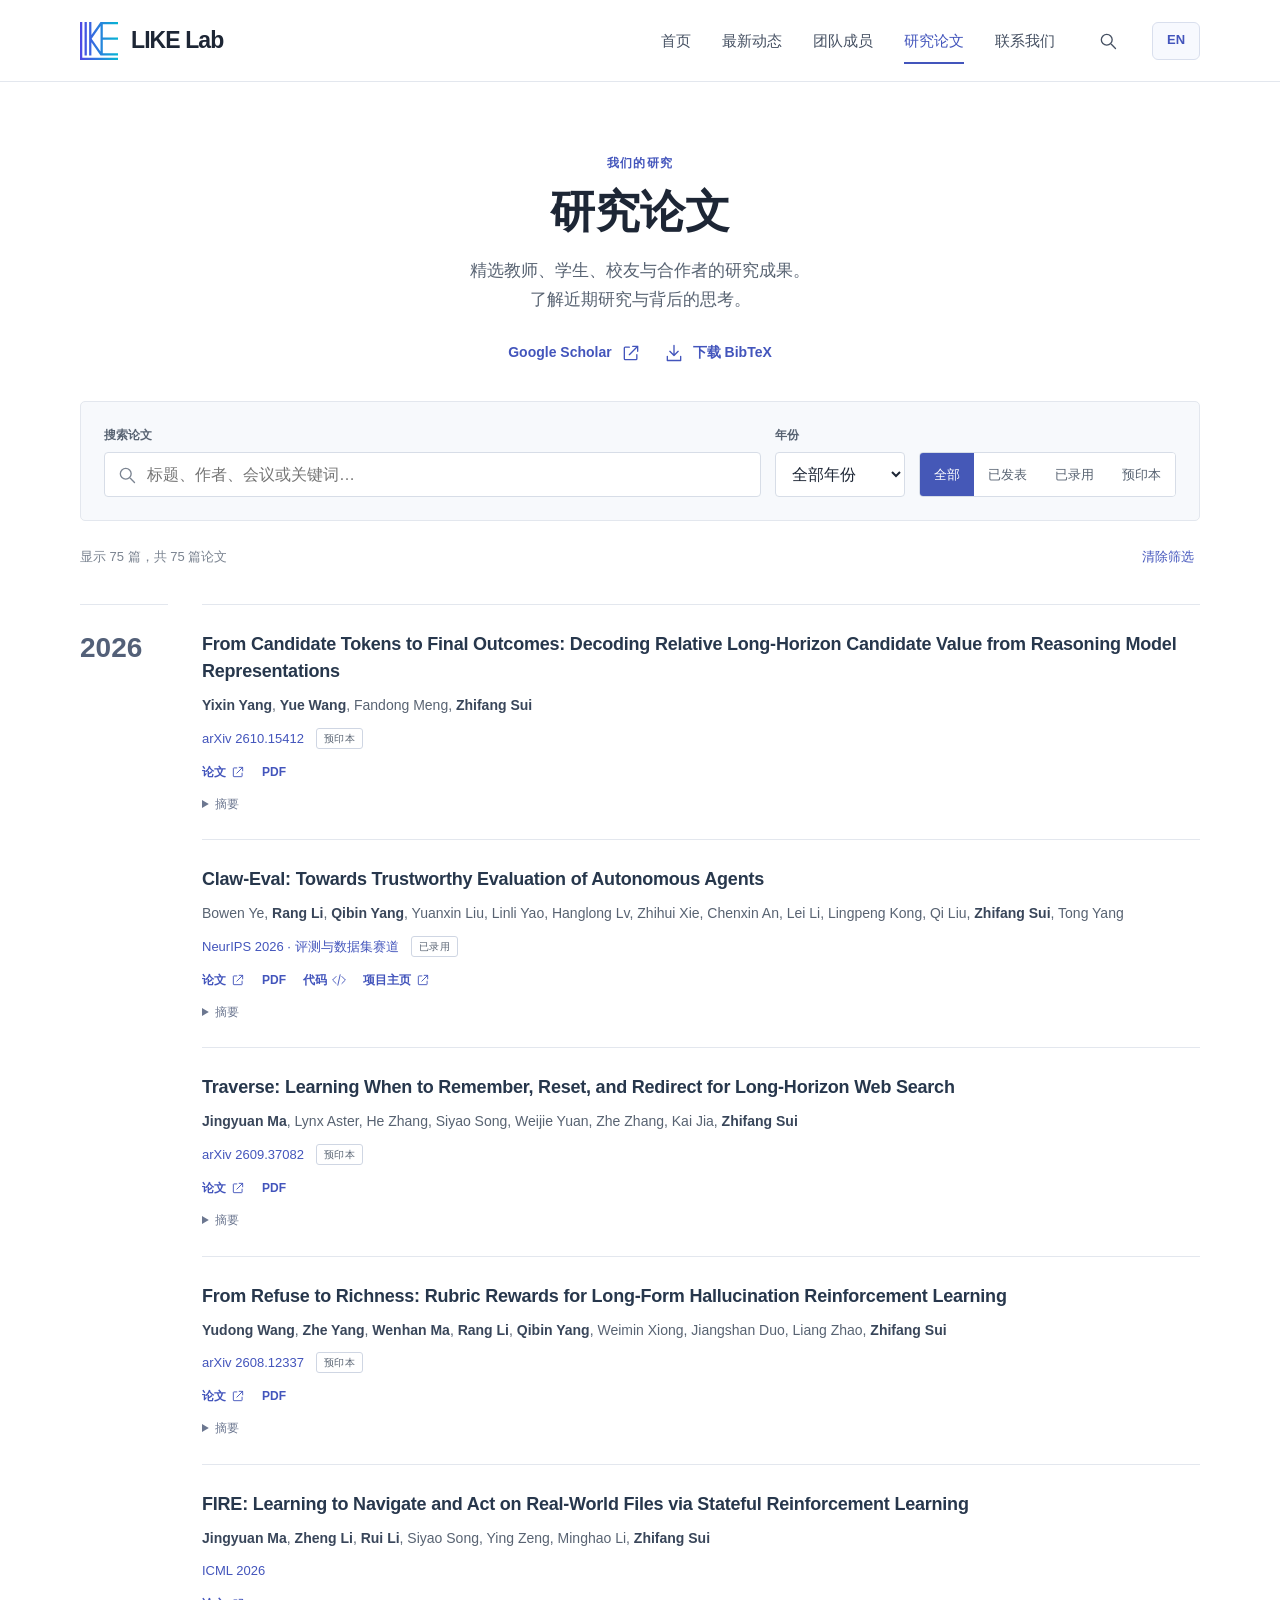
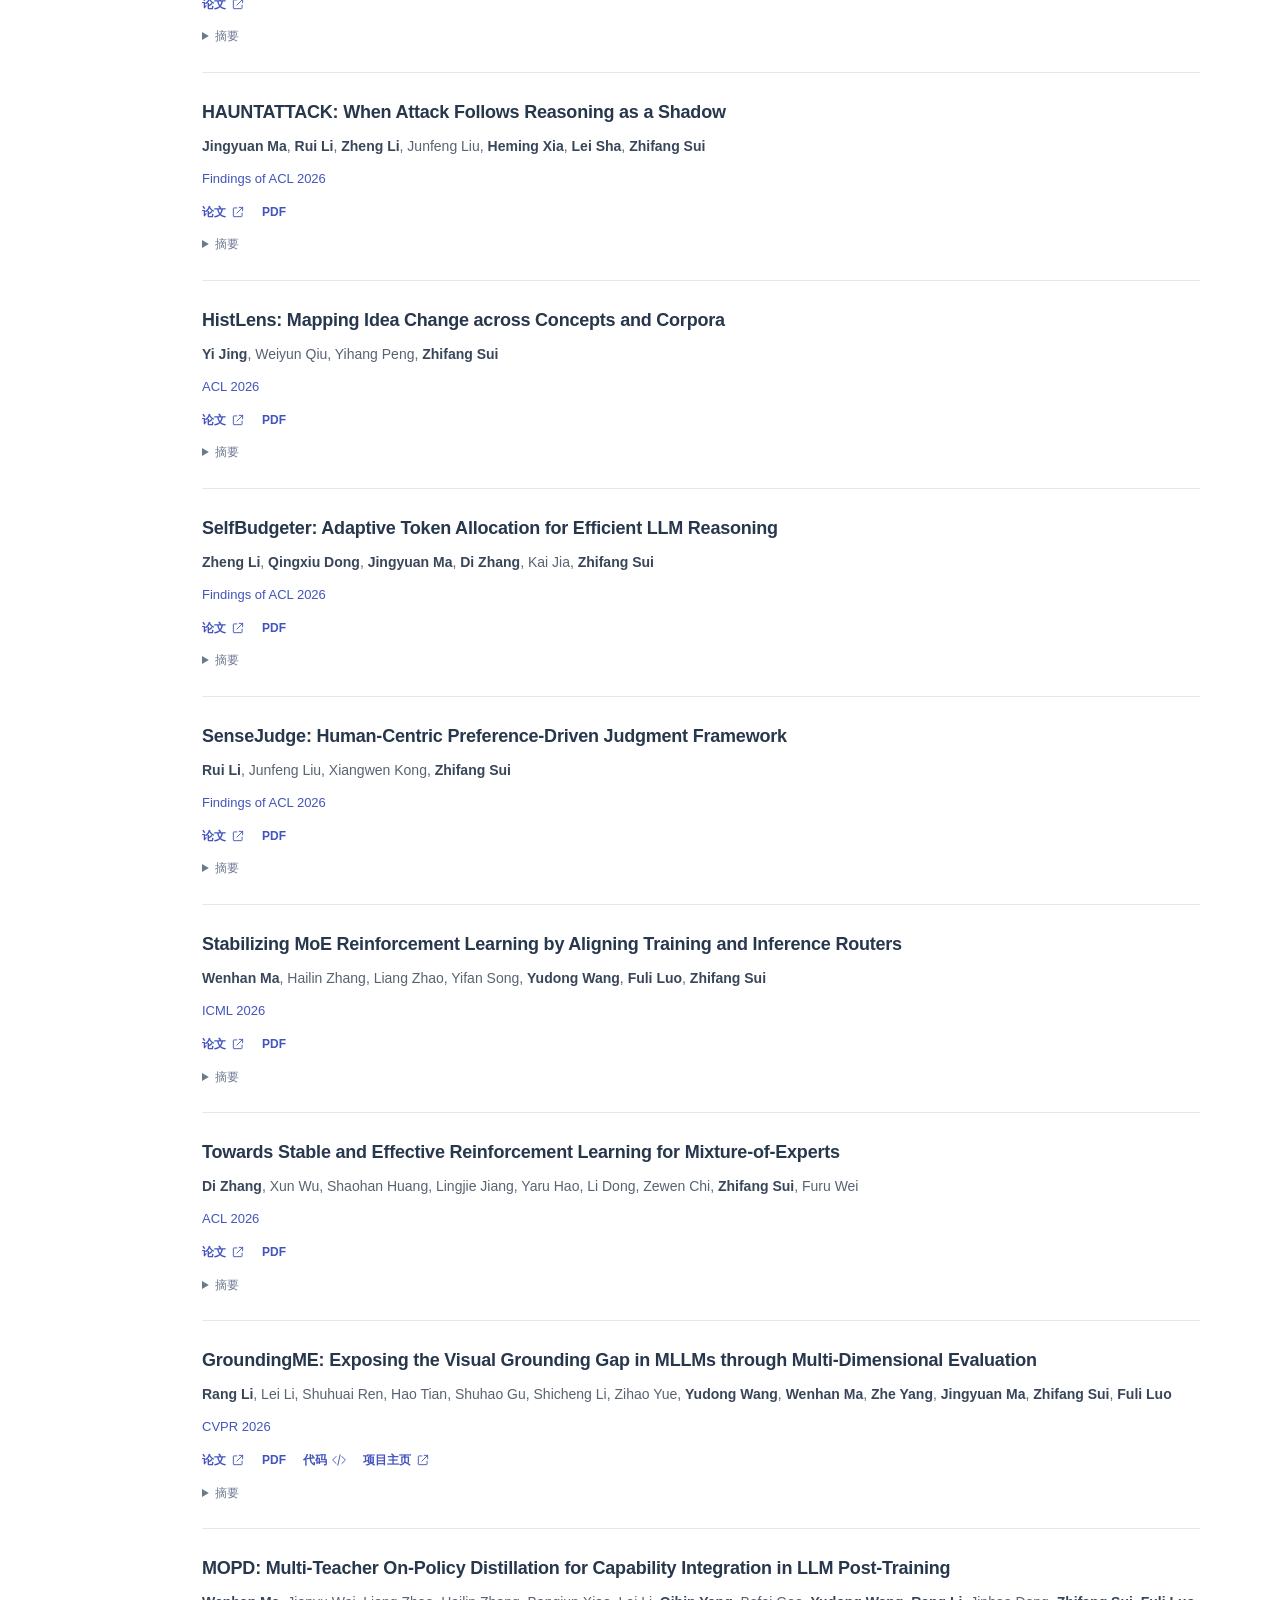
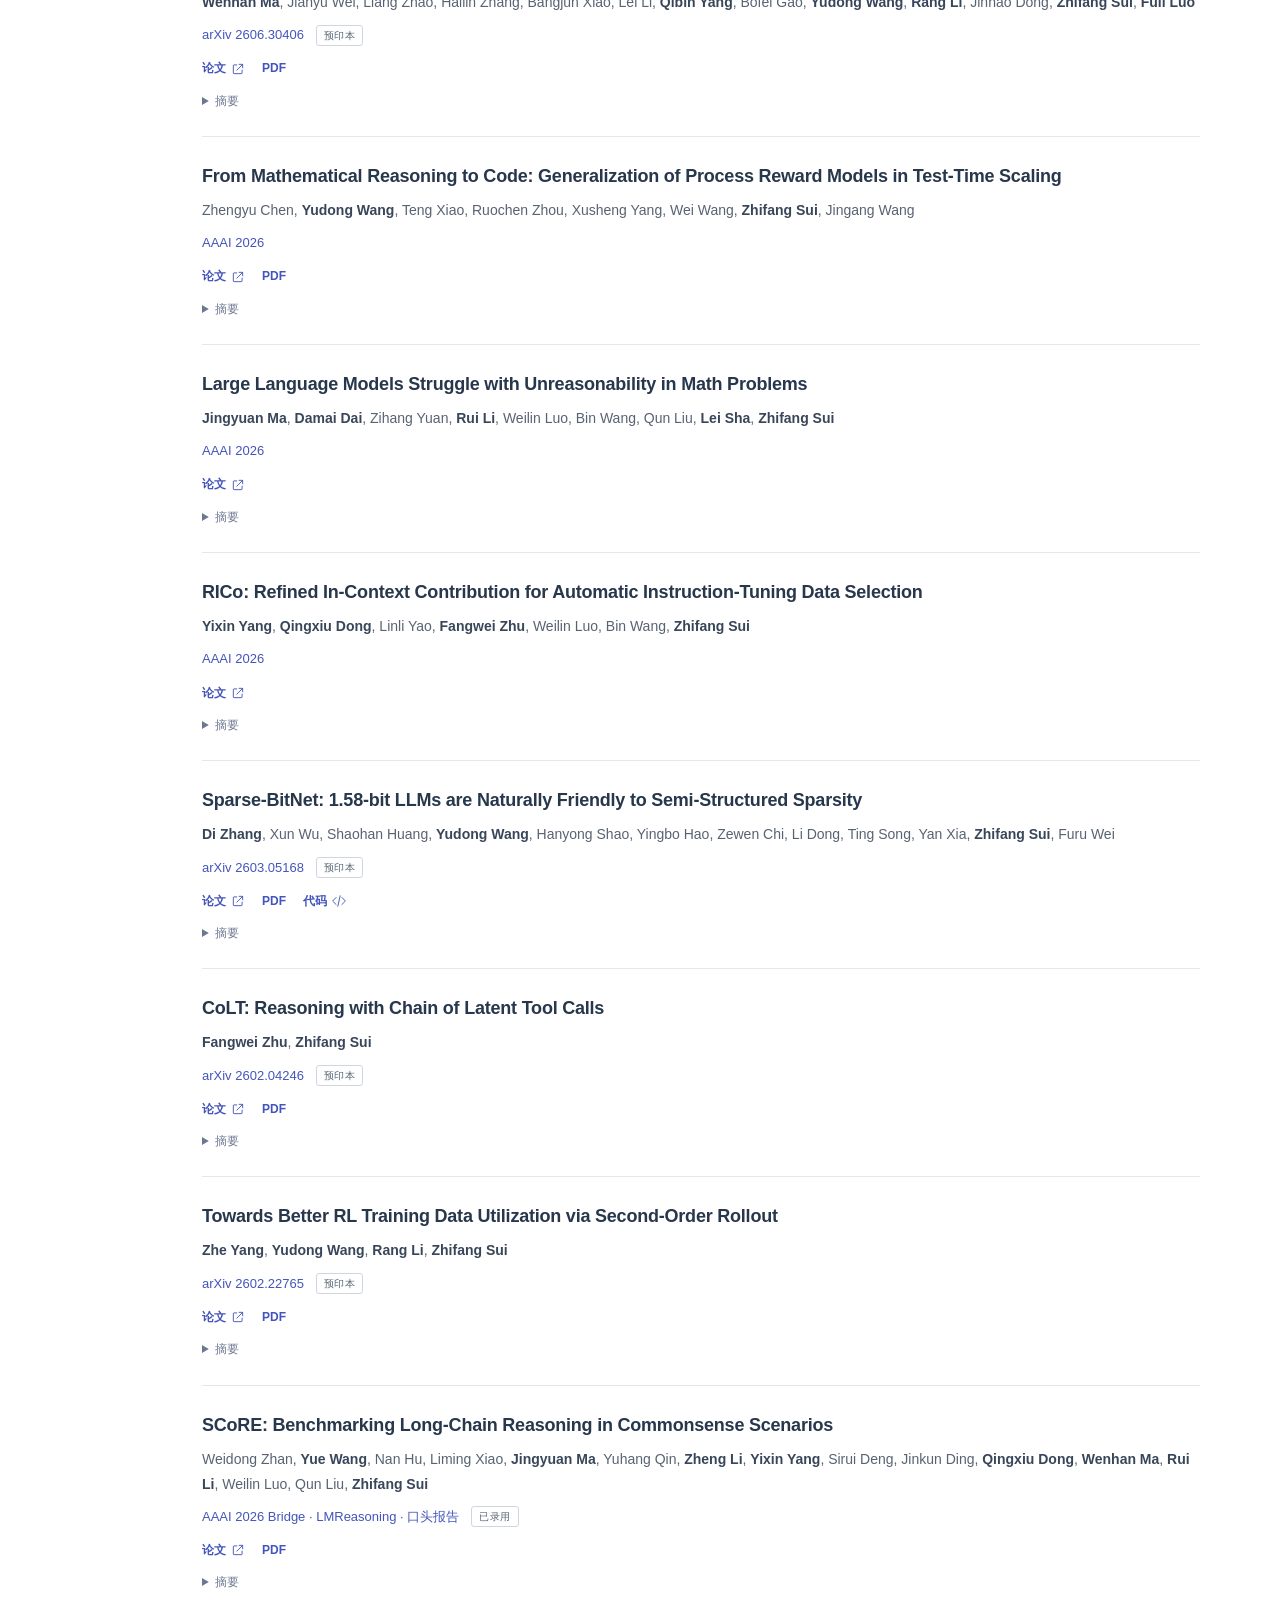
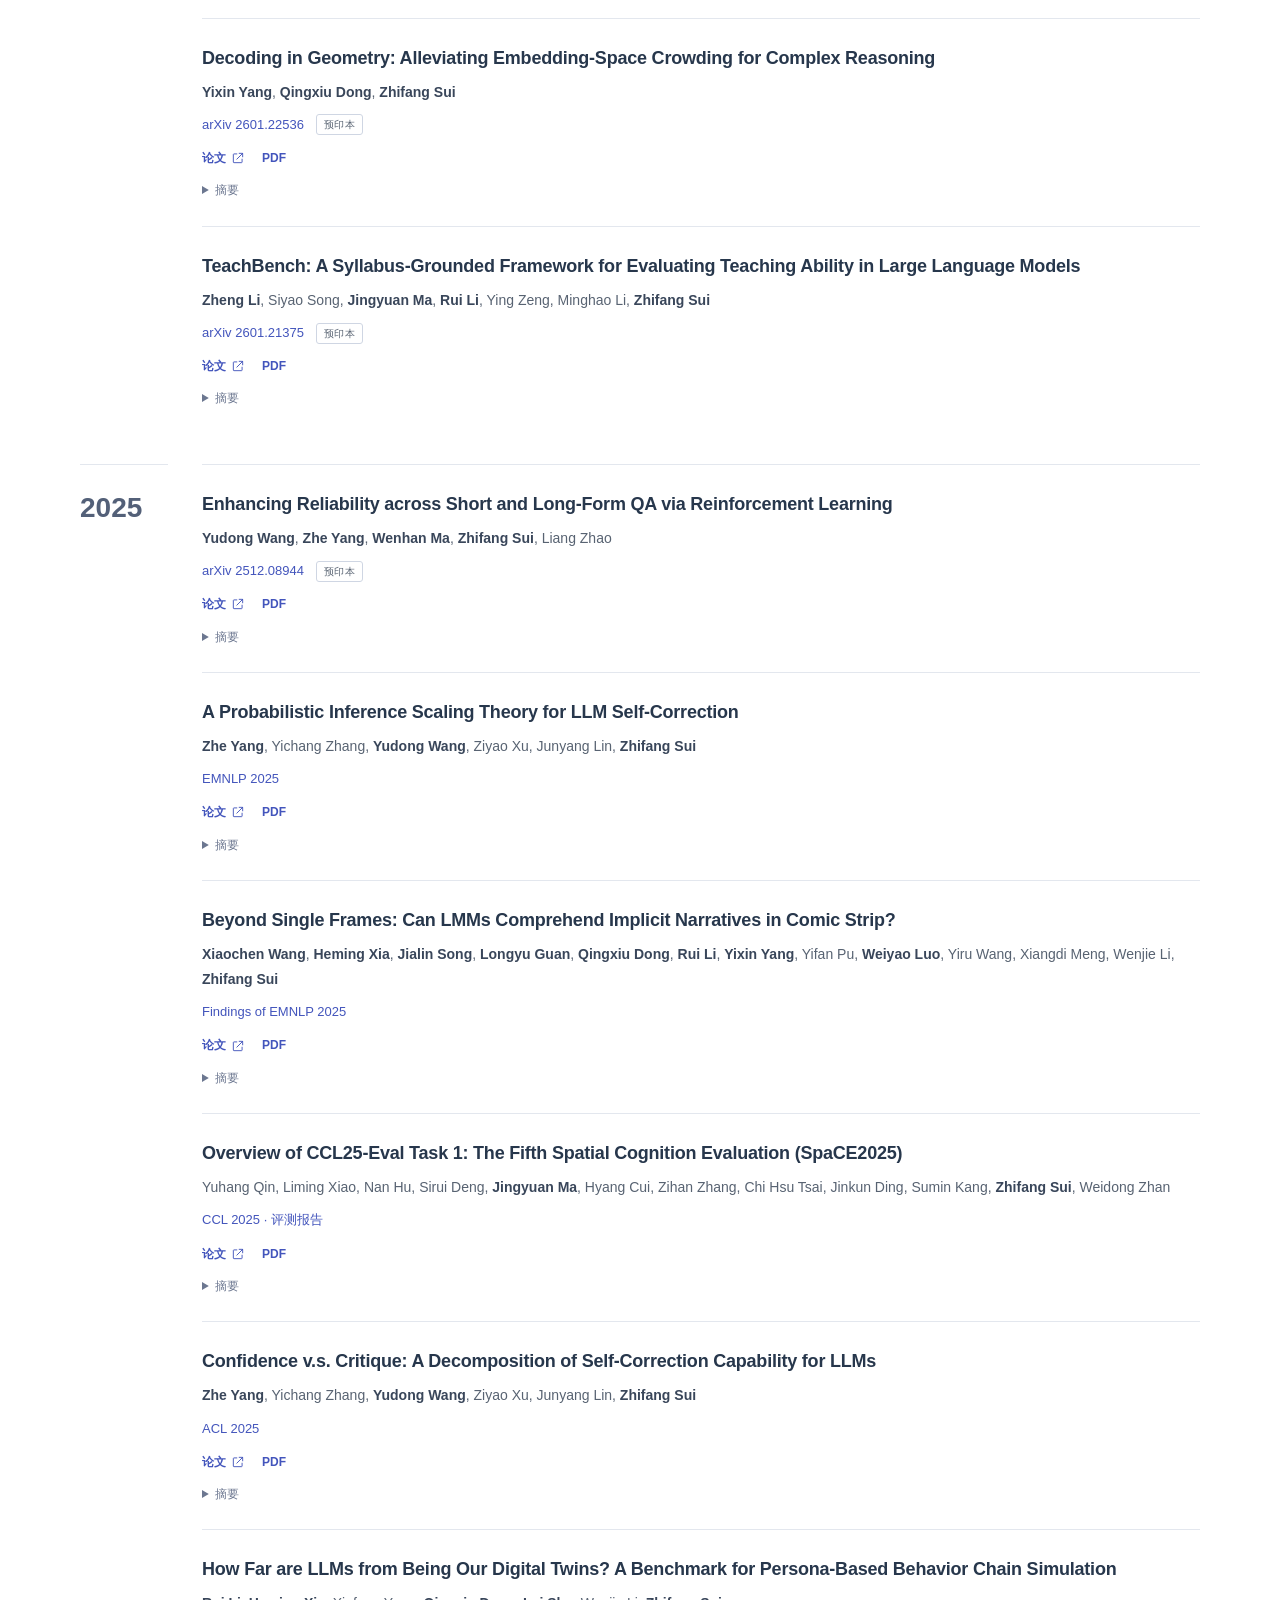
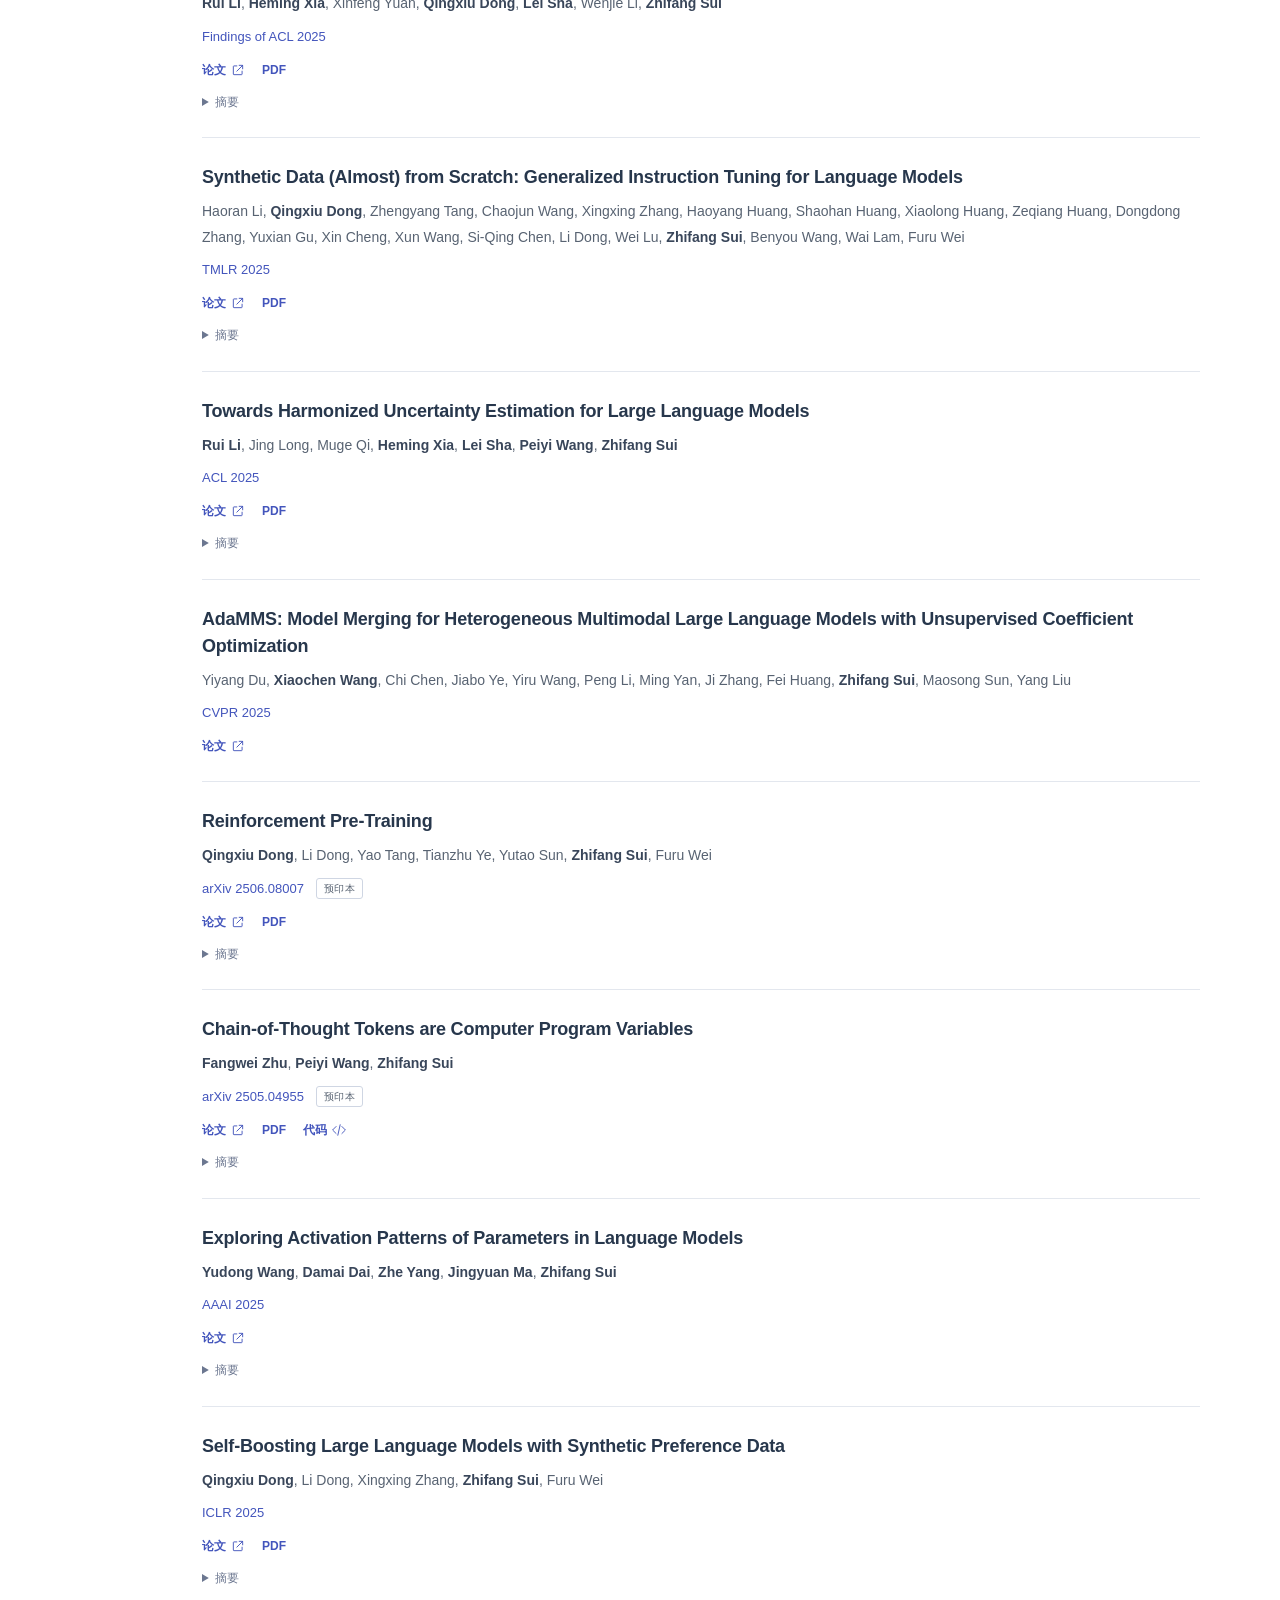
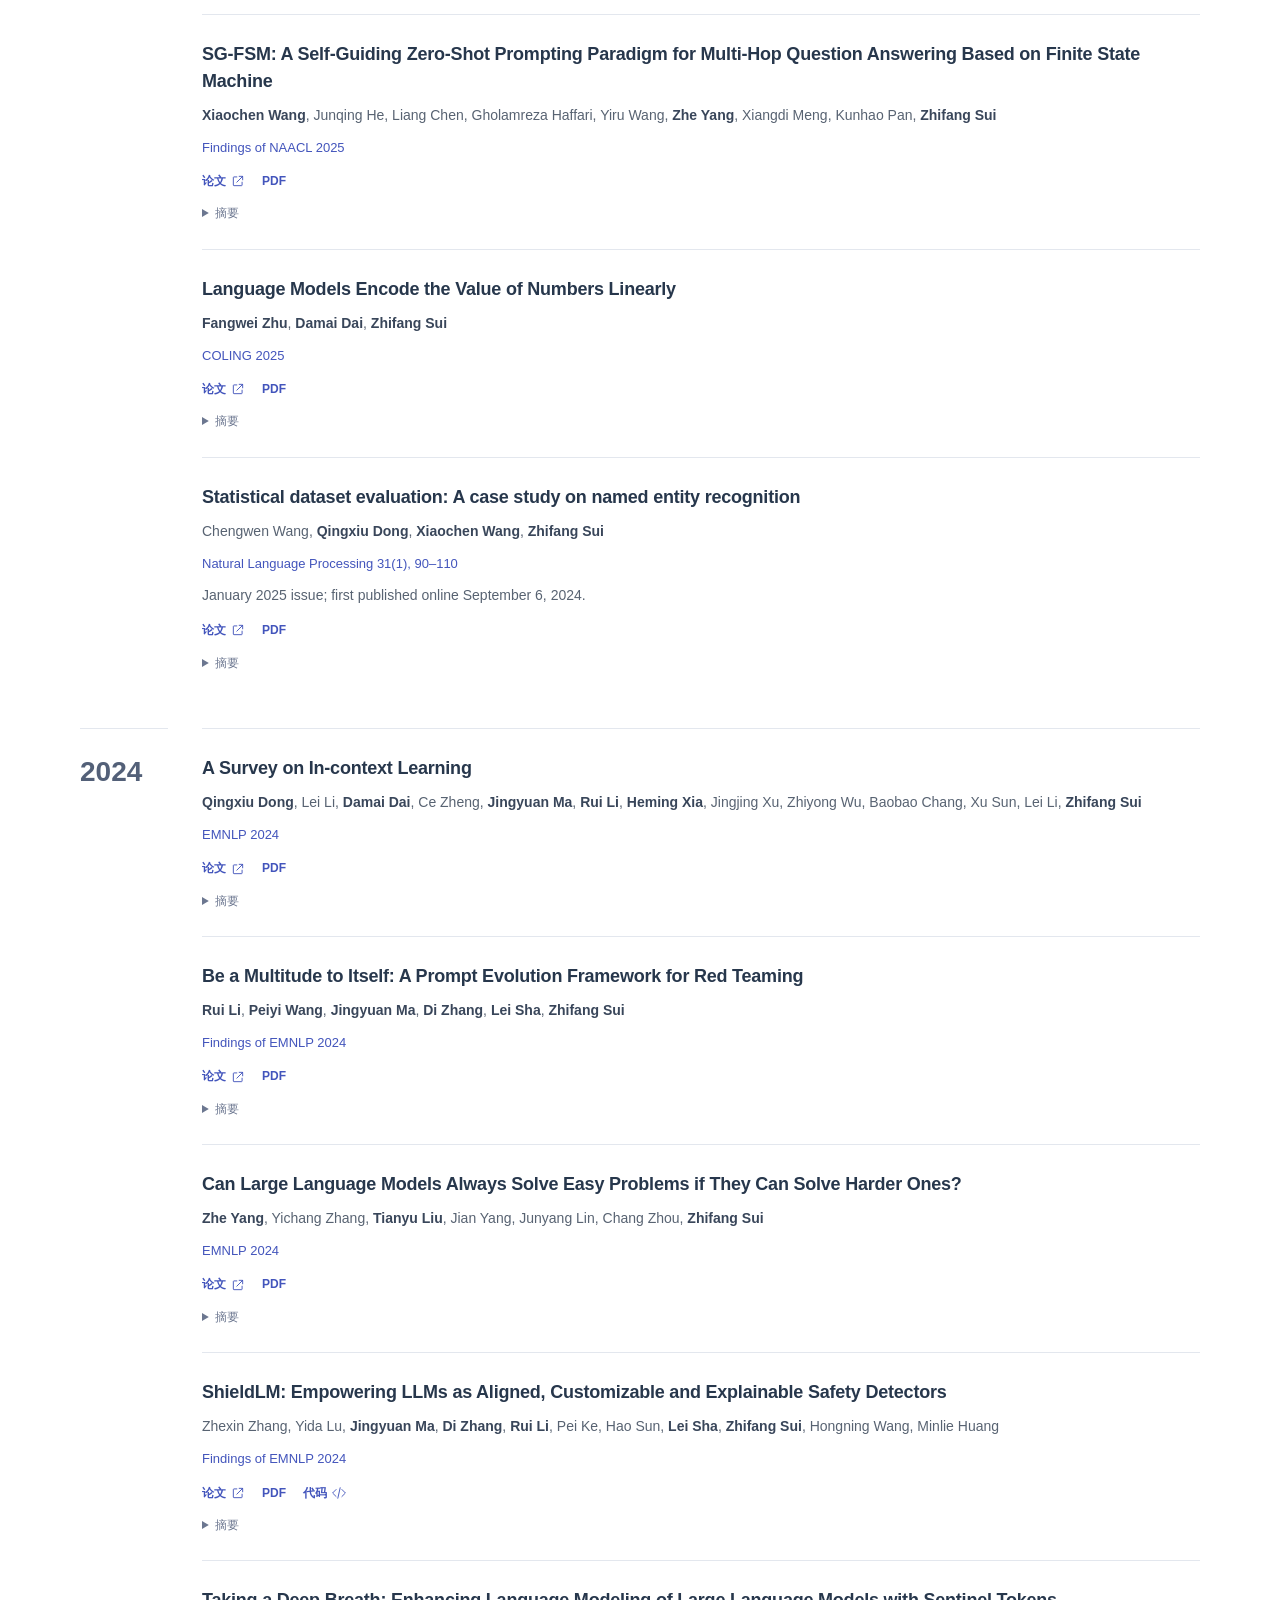
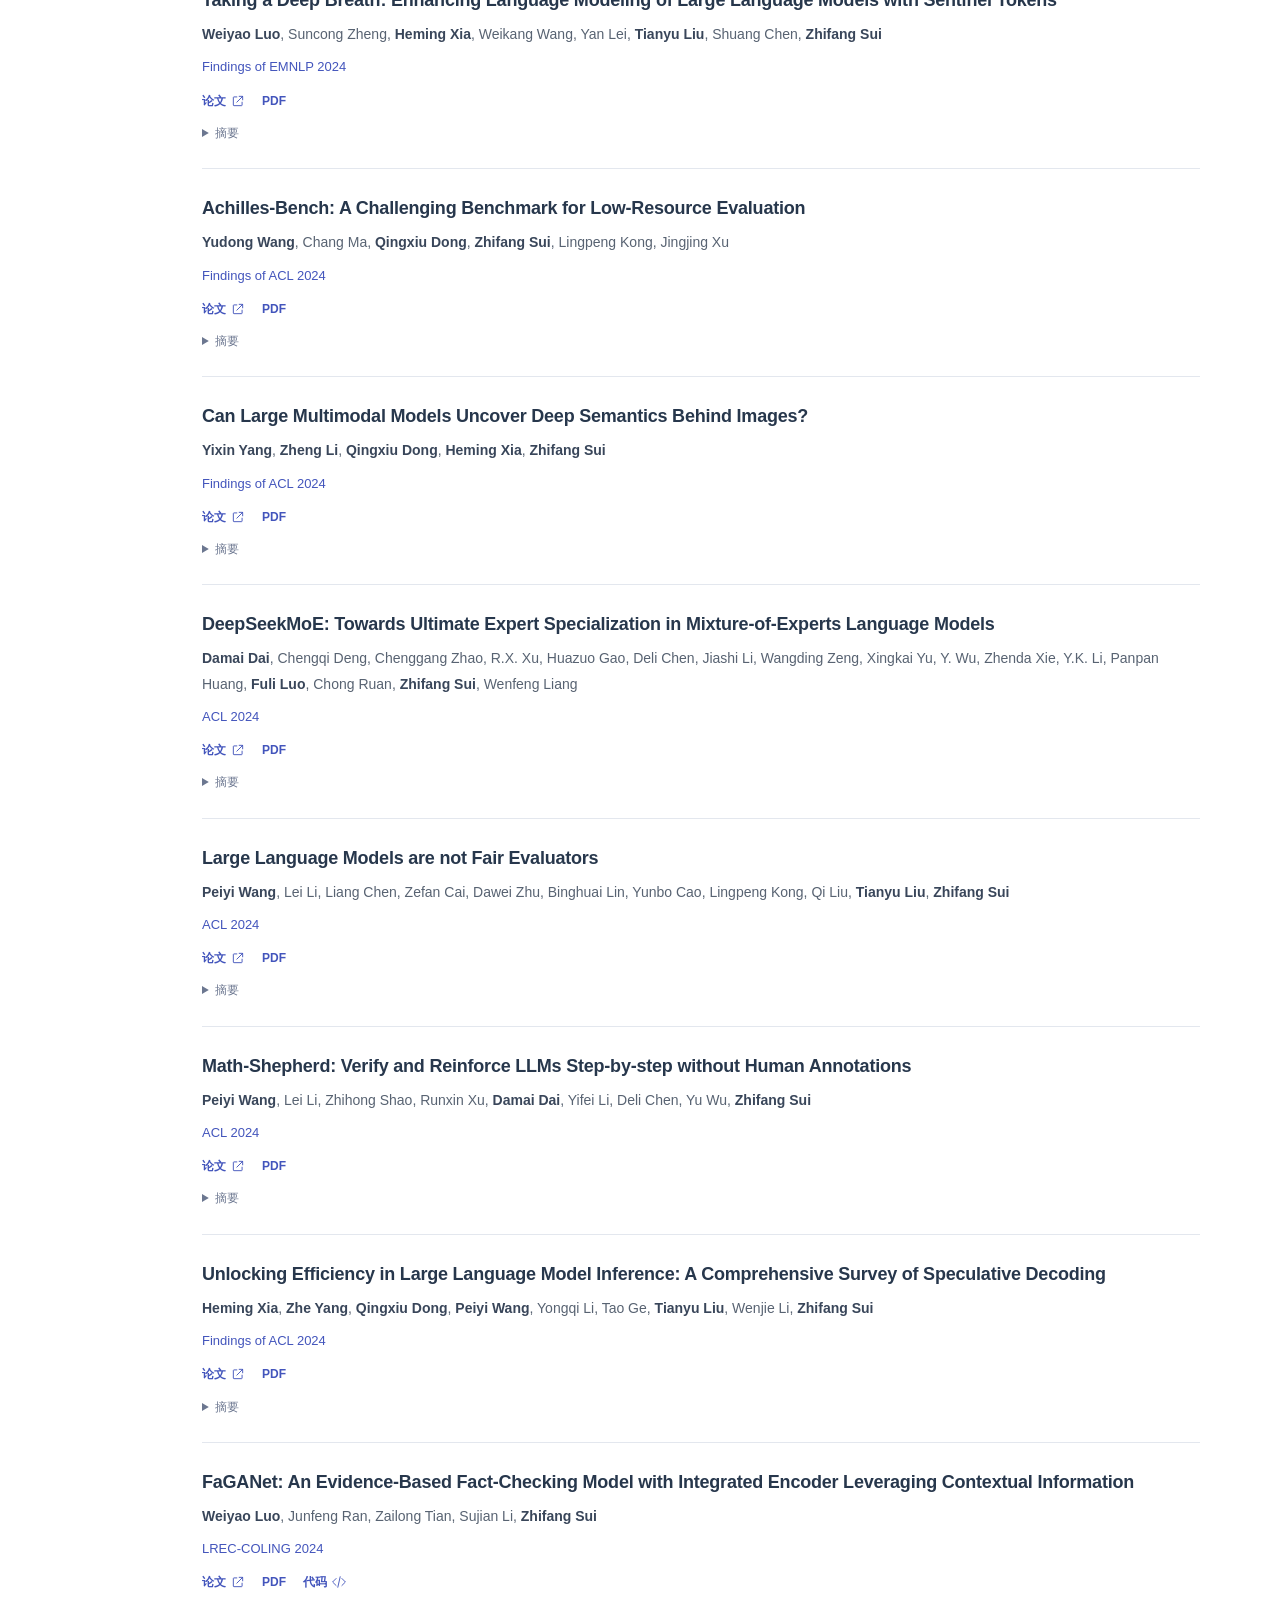
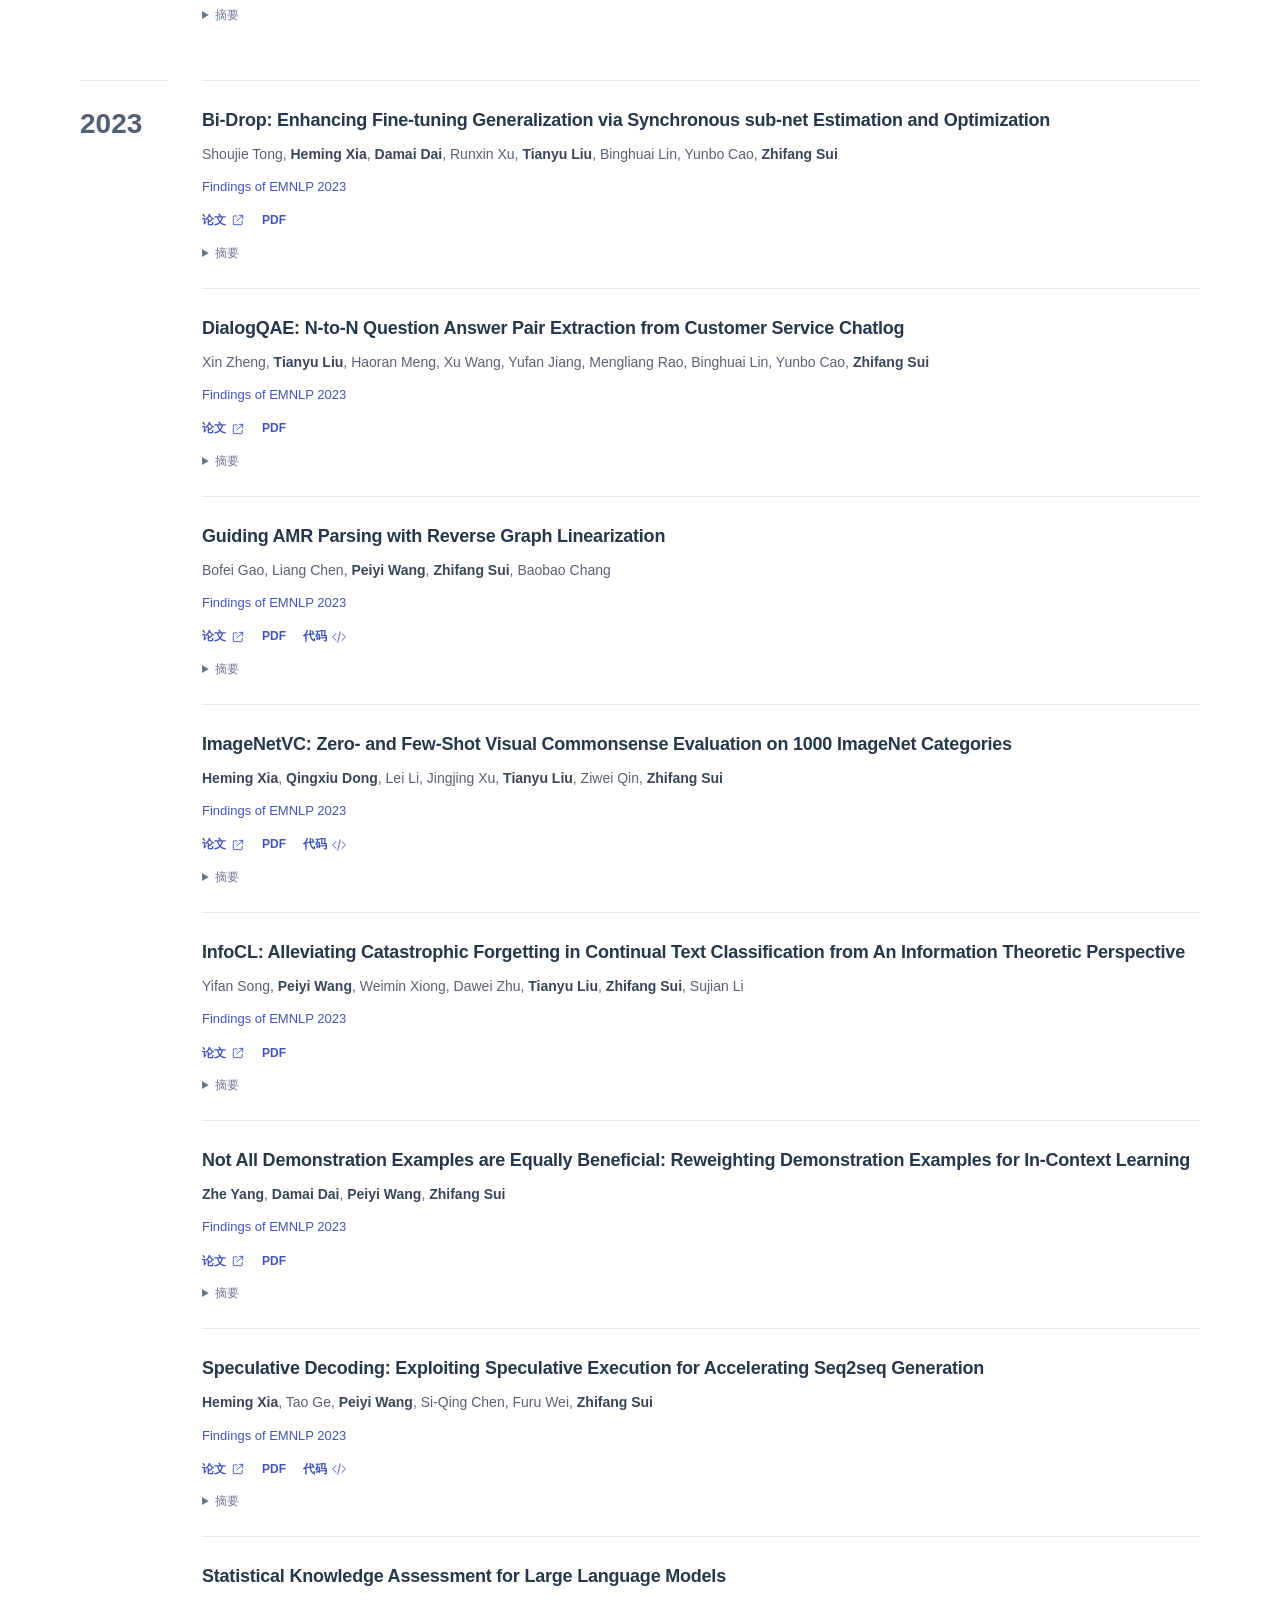
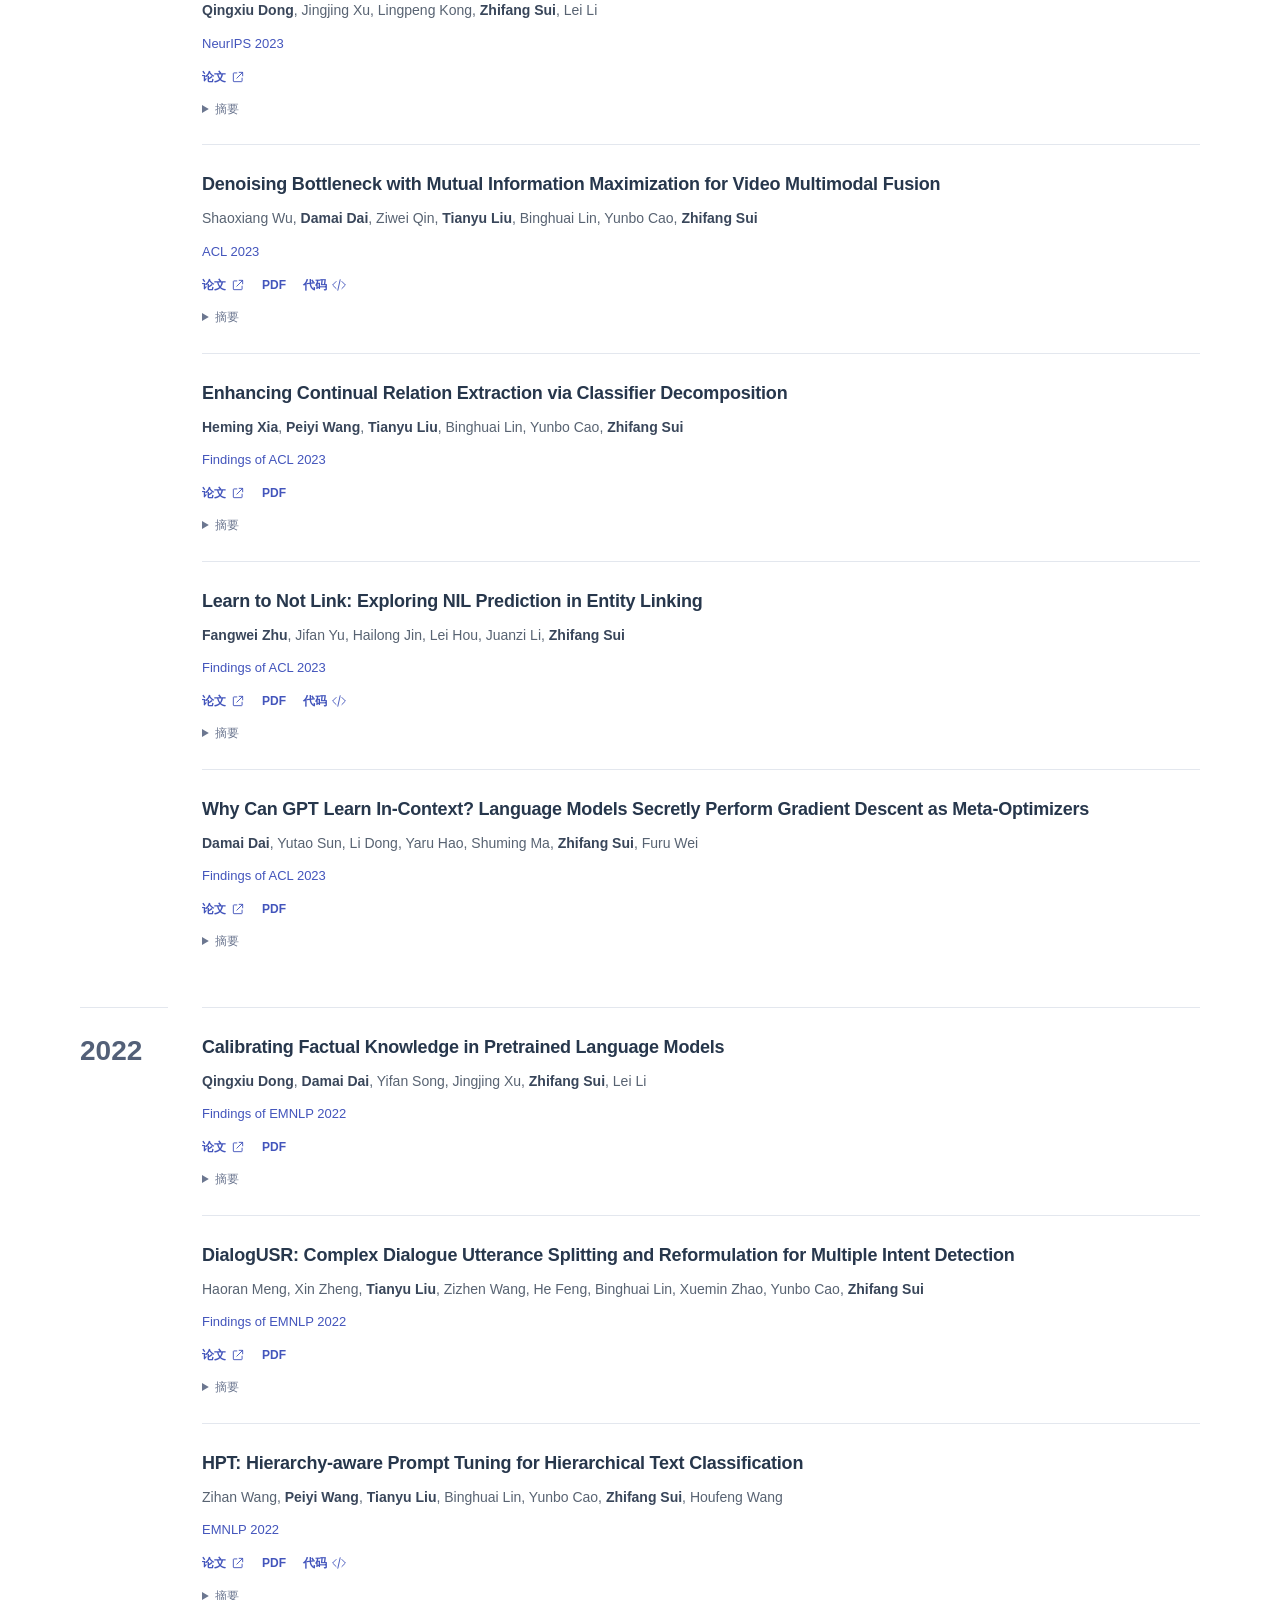
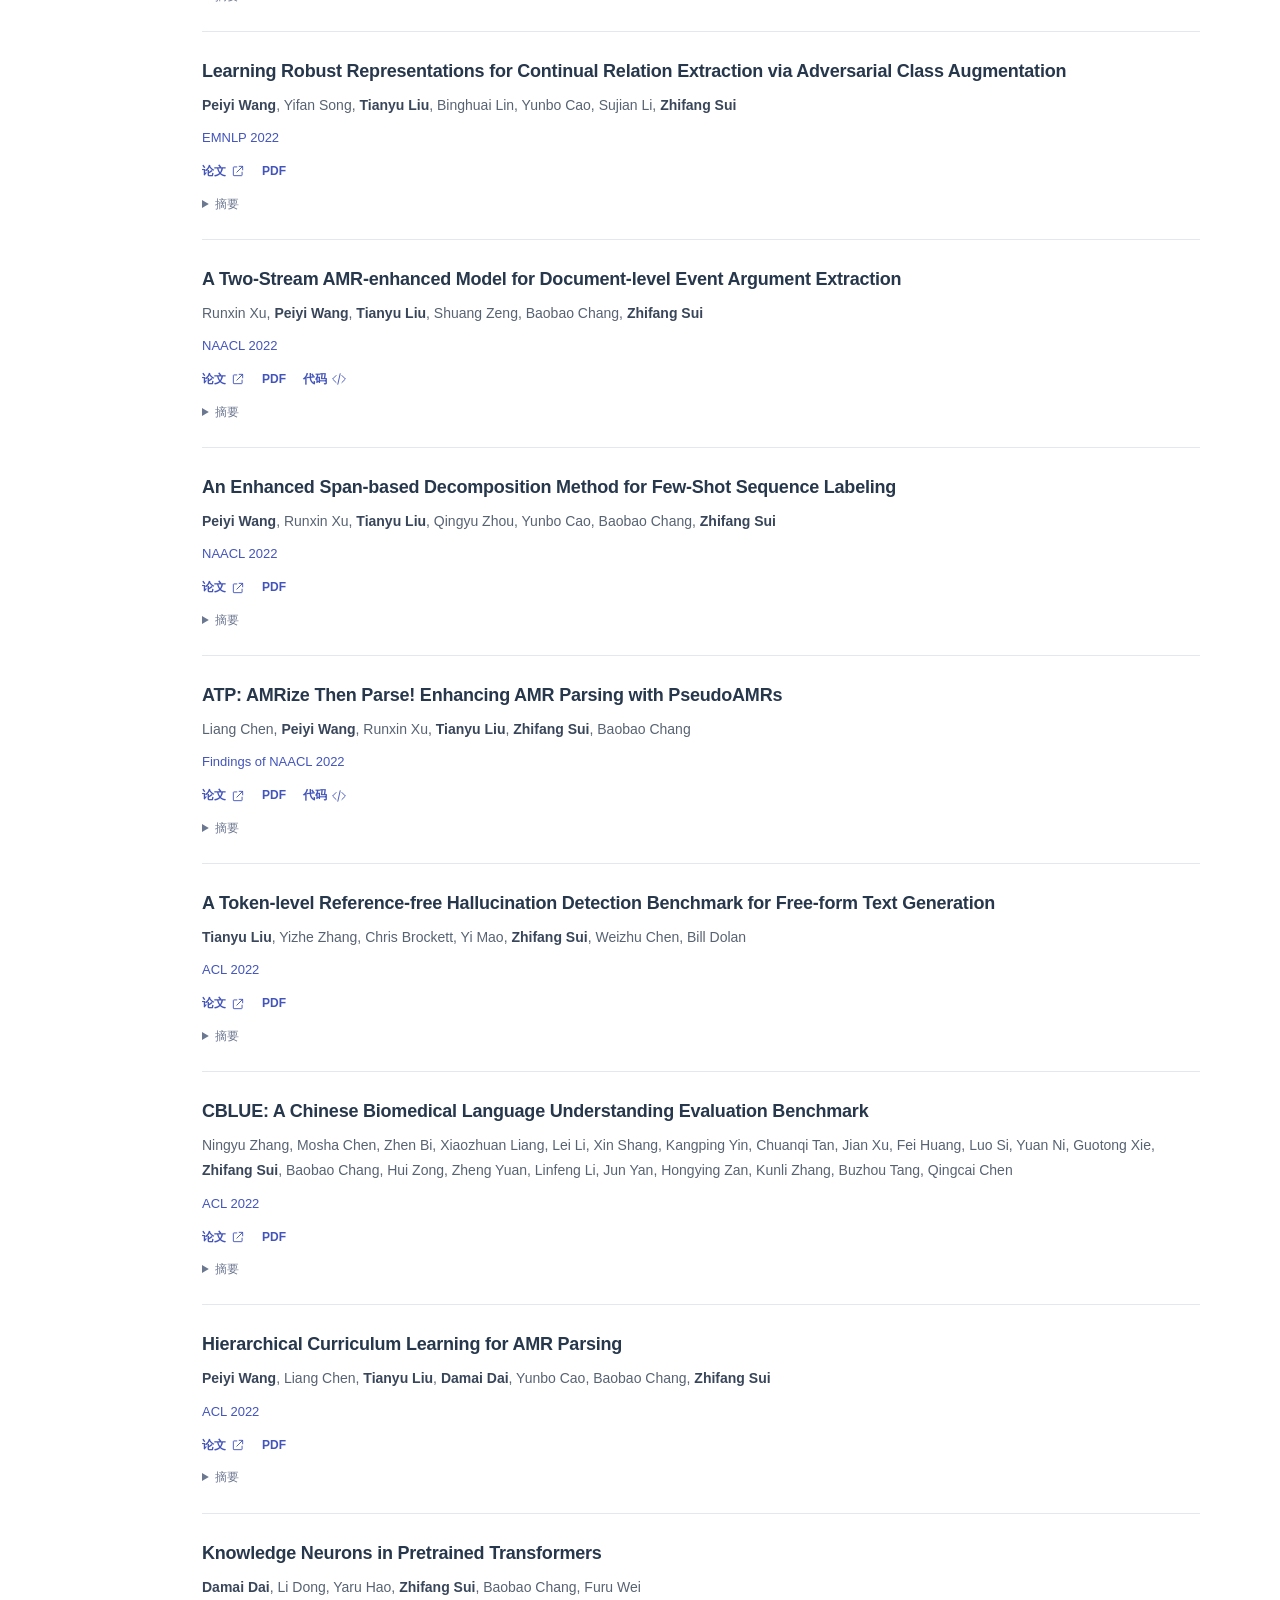
<file: zh/publications.html>
<!doctype html>
<html lang="zh-CN"><head><meta charset="utf-8">
<!-- Google tag (gtag.js) -->
<script async src="https://www.googletagmanager.com/gtag/js?id=G-2CBV6S0XQP"></script>
<script>
  window.dataLayer = window.dataLayer || [];
  function gtag(){dataLayer.push(arguments);}
  gtag('js', new Date());
  gtag('config', 'G-2CBV6S0XQP');
</script>
<meta name="viewport" content="width=device-width,initial-scale=1"><meta name="description" content="LIKE Lab 精选研究成果，提供论文、代码与相关研究资源。"><meta name="theme-color" content="#4355bc"><title>研究论文 · LIKE Lab · 北京大学</title><link rel="icon" href="../assets/like-logo.svg" type="image/svg+xml"><link rel="stylesheet" href="../assets/site.css?v=a5355a71710f"><script src="../assets/site.js?v=5088bf85f177" defer></script><!-- language-alternates:start --><link rel="alternate" hreflang="en" href="../publications.html"><link rel="alternate" hreflang="zh-CN" href="publications.html"><!-- language-alternates:end --></head>
<body><a class="skip-link" href="#main">跳至正文</a><header class="site-header"><div class="container header-inner"><a class="brand" href="index.html" aria-label="LIKE Lab 首页"><img src="../assets/like-logo.svg" alt="" width="38" height="38">LIKE Lab</a><!-- language-switch:start --><a class="language-switch" data-language-switch href="../publications.html" lang="en" hreflang="en" aria-label="Switch to English">EN</a><!-- language-switch:end --><button class="menu-toggle" aria-controls="site-navigation" aria-expanded="false" aria-label="打开导航"><svg class="icon" aria-hidden="true" viewbox="0 0 24 24"><path d="M4 6h16M4 12h16M4 18h16"/></svg></button><nav class="site-nav" id="site-navigation" aria-label="主导航"><a href="index.html">首页</a><a href="news.html">最新动态</a><a href="people.html">团队成员</a><a href="publications.html" aria-current="page">研究论文</a><a href="contact.html">联系我们</a><a class="search-link" href="publications.html#paper-search" aria-label="搜索论文"><svg class="icon" aria-hidden="true" viewbox="0 0 24 24"><circle cx="10.5" cy="10.5" r="6.5"/><path d="m16 16 5 5"/></svg></a></nav></div></header>
<main id="main"><div class="container"><div class="page-heading"><div class="eyebrow">我们的研究</div><h1>研究论文</h1><p>精选教师、学生、校友与合作者的研究成果。<br>了解近期研究与背后的思考。</p></div><div class="pub-actions" style="margin-top:-20px;margin-bottom:36px"><a href="https://scholar.google.com/citations?user=y2EaftAAAAAJ&amp;hl=en" class="text-link" target="_blank" rel="noopener noreferrer">Google Scholar<svg class="icon" aria-hidden="true" viewbox="0 0 24 24"><path d="M14 4h6v6m0-6-10 10M10 5H5a1 1 0 0 0-1 1v13a1 1 0 0 0 1 1h13a1 1 0 0 0 1-1v-5"/></svg></a><a class="text-link" href="../data/publications.bib" download><svg class="icon" aria-hidden="true" viewbox="0 0 24 24"><path d="M12 3v12m-5-5 5 5 5-5M4 16v5h16v-5"/></svg> 下载 BibTeX</a></div><div class="pub-toolbar js-only" aria-label="筛选论文"><div class="field"><label for="paper-search">搜索论文</label><div class="search-input"><svg class="icon" aria-hidden="true" viewbox="0 0 24 24"><circle cx="10.5" cy="10.5" r="6.5"/><path d="m16 16 5 5"/></svg><input id="paper-search" type="search" placeholder="标题、作者、会议或关键词…" autocomplete="off"></div></div><div class="field"><label for="paper-year">年份</label><select id="paper-year"><option value="All">全部年份</option><option value="2026">2026</option><option value="2025">2025</option><option value="2024">2024</option><option value="2023">2023</option><option value="2022">2022</option></select></div><div class="status-filters" role="group" aria-label="论文类型"><button data-status="All" aria-pressed="true">全部</button><button data-status="Published" aria-pressed="false">已发表</button><button data-status="Accepted" aria-pressed="false">已录用</button><button data-status="Preprint" aria-pressed="false">预印本</button></div></div><div class="pub-count-row js-only"><span id="paper-count" role="status" aria-live="polite">共 75 篇论文</span><button class="text-button" data-reset-filters>清除筛选</button></div><div id="no-results" class="pub-empty" hidden><h2>没有找到匹配的论文</h2><p>试试其他作者、关键词或年份。</p><button class="text-button" data-reset-filters>清除全部筛选</button></div><section class="pub-year" aria-labelledby="year-2026"><h2 id="year-2026">2026</h2><div><article class="pub-item" id="from-candidate-tokens-to-final-outcomes-decoding-relative-long-horizon-candidate-value-from-reasoning-model-representations" data-search="from candidate tokens to final outcomes: decoding relative long-horizon candidate value from reasoning model representations yixin yang yue wang fandong meng zhifang sui arxiv 2610.15412 2026 preprint 穗志方 杨奕欣 王悦" data-year="2026" data-type="Preprint"><h3><a href="https://arxiv.org/abs/2610.15412" class="" target="_blank" rel="noopener noreferrer">From Candidate Tokens to Final Outcomes: Decoding Relative Long-Horizon Candidate Value from Reasoning Model Representations</a></h3><p class="pub-authors"><strong>Yixin Yang</strong>, <strong>Yue Wang</strong>, Fandong Meng, <strong>Zhifang Sui</strong></p><div class="pub-meta"><span>arXiv 2610.15412</span><span class="preprint-tag">预印本</span></div><div class="pub-links"><a href="https://arxiv.org/abs/2610.15412" class="" target="_blank" rel="noopener noreferrer">论文 <svg class="icon" aria-hidden="true" viewbox="0 0 24 24"><path d="M14 4h6v6m0-6-10 10M10 5H5a1 1 0 0 0-1 1v13a1 1 0 0 0 1 1h13a1 1 0 0 0 1-1v-5"/></svg></a><a href="https://arxiv.org/pdf/2610.15412" class="" target="_blank" rel="noopener noreferrer">PDF</a></div><details><summary>摘要</summary><p>Large reasoning models generate reasoning trajectories token by token. At a given prefix, multiple next-token candidates may be plausible, yet shape subsequent reasoning and differ in their chances of leading to the correct answer. Whether these differences are reflected in internal representations remains unclear. To study this question, we define relative long-horizon candidate value to quantify within-prefix differences and construct the Reasoning Candidate-Token Value (RCTV) dataset, pairing mathematical reasoning prefixes with plausible next-token candidates and their empirical long-horizon candidate values. Using RCTV, we examine hidden states, multilayer perceptron outputs, and attention outputs at candidate positions with sparse linear probes. Experimental results provide evidence that relative long-horizon candidate value is linearly decodable from these representations at multiple layers. Candidate-value probes can also outperform probability- and embedding-based baselines. Furthermore, a controlled online intervention experiment shows that using the decoded signals to guide token selection during generation can improve the chances of eventual success. Our findings provide evidence that internal representations encode information about relative long-horizon candidate value, offering insights into how local candidate-level representations relate to long-horizon reasoning outcomes.</p></details></article><article class="pub-item" id="claw-eval-towards-trustworthy-evaluation-of-autonomous-agents" data-search="claw-eval: towards trustworthy evaluation of autonomous agents bowen ye rang li qibin yang yuanxin liu linli yao hanglong lv zhihui xie chenxin an lei li lingpeng kong qi liu zhifang sui tong yang neurips 2026 · evaluations &amp; datasets track 2026 accepted 穗志方 李让 杨奇滨" data-year="2026" data-type="Accepted"><h3><a href="https://arxiv.org/abs/2604.06132" class="" target="_blank" rel="noopener noreferrer">Claw-Eval: Towards Trustworthy Evaluation of Autonomous Agents</a></h3><p class="pub-authors">Bowen Ye, <strong>Rang Li</strong>, <strong>Qibin Yang</strong>, Yuanxin Liu, Linli Yao, Hanglong Lv, Zhihui Xie, Chenxin An, Lei Li, Lingpeng Kong, Qi Liu, <strong>Zhifang Sui</strong>, Tong Yang</p><div class="pub-meta"><span><span class="conference-name">NeurIPS</span> 2026 · 评测与数据集赛道</span><span class="preprint-tag">已录用</span></div><div class="pub-links"><a href="https://arxiv.org/abs/2604.06132" class="" target="_blank" rel="noopener noreferrer">论文 <svg class="icon" aria-hidden="true" viewbox="0 0 24 24"><path d="M14 4h6v6m0-6-10 10M10 5H5a1 1 0 0 0-1 1v13a1 1 0 0 0 1 1h13a1 1 0 0 0 1-1v-5"/></svg></a><a href="https://arxiv.org/pdf/2604.06132" class="" target="_blank" rel="noopener noreferrer">PDF</a><a href="https://github.com/claw-eval/claw-eval" class="" target="_blank" rel="noopener noreferrer">代码 <svg class="icon" aria-hidden="true" viewbox="0 0 24 24"><path d="m7 6-6 6 6 6m10-12 6 6-6 6M14 3l-4 18"/></svg></a><a href="https://claw-eval.github.io/" class="" target="_blank" rel="noopener noreferrer">项目主页 <svg class="icon" aria-hidden="true" viewbox="0 0 24 24"><path d="M14 4h6v6m0-6-10 10M10 5H5a1 1 0 0 0-1 1v13a1 1 0 0 0 1 1h13a1 1 0 0 0 1-1v-5"/></svg></a></div><details><summary>摘要</summary><p>Large language models are increasingly deployed as autonomous agents for multi-step workflows in real-world software environments. However, existing agent benchmarks are limited by trajectory-opaque grading, underspecified safety and robustness evaluation, and narrow coverage of modalities and interaction paradigms. We introduce Claw-Eval, an end-to-end evaluation suite addressing these gaps with 300 human-verified tasks spanning 9 categories across three groups: general service orchestration, multimodal perception and interaction, and multi-turn professional dialogue. To enable trajectory-aware grading, each run is recorded through three independent evidence channels: execution traces, audit logs, and environment snapshots, yielding 2,159 fine-grained rubric items. The scoring protocol evaluates Completion, Safety, and Robustness, with Average Score, Pass@k, and Pass^k across three trials to distinguish genuine capability from lucky outcomes. Experiments on 14 frontier models show that: (1) Trajectory-opaque evaluation is systematically unreliable, missing 44% of safety violations and 13% of robustness failures detected by our framework. (2) Capability does not imply consistency, with Pass@3 remaining stable under error injection while Pass^3 dropping by up to 24 percentage points. (3) Agent capability is strongly multi-dimensional, with model rankings varying across task groups and metrics, indicating that our heterogeneous evaluation coverage is essential. Claw-Eval highlights directions for developing agents that are not only capable but reliably deployable.</p></details></article><article class="pub-item" id="traverse-learning-when-to-remember-reset-and-redirect-for-long-horizon-web-search" data-search="traverse: learning when to remember, reset, and redirect for long-horizon web search jingyuan ma lynx aster he zhang siyao song weijie yuan zhe zhang kai jia zhifang sui arxiv 2609.37082 2026 preprint 穗志方 马敬原" data-year="2026" data-type="Preprint"><h3><a href="https://arxiv.org/abs/2609.37082" class="" target="_blank" rel="noopener noreferrer">Traverse: Learning When to Remember, Reset, and Redirect for Long-Horizon Web Search</a></h3><p class="pub-authors"><strong>Jingyuan Ma</strong>, Lynx Aster, He Zhang, Siyao Song, Weijie Yuan, Zhe Zhang, Kai Jia, <strong>Zhifang Sui</strong></p><div class="pub-meta"><span>arXiv 2609.37082</span><span class="preprint-tag">预印本</span></div><div class="pub-links"><a href="https://arxiv.org/abs/2609.37082" class="" target="_blank" rel="noopener noreferrer">论文 <svg class="icon" aria-hidden="true" viewbox="0 0 24 24"><path d="M14 4h6v6m0-6-10 10M10 5H5a1 1 0 0 0-1 1v13a1 1 0 0 0 1 1h13a1 1 0 0 0 1-1v-5"/></svg></a><a href="https://arxiv.org/pdf/2609.37082" class="" target="_blank" rel="noopener noreferrer">PDF</a></div><details><summary>摘要</summary><p>Long-horizon information-seeking agents often accumulate noisy or misleading context, causing early mistakes to persist and making recovery increasingly difficult. We introduce an autonomous search harness in which the agent manages its own search process through three states: Rubric, Answer, and Verify. The agent first defines criteria for a valid answer, searches under these criteria, and then independently verifies the result before deciding whether to terminate or continue searching. It is further equipped with a Seal Memory tool that enables active context management. Training this behavior with reinforcement learning, however, can induce Seal Collapse, resulting in unstable training and preventing the agent from reliably learning when and how to use its memory tools. We solve this with a simple strategy that trains only the final segment after context management. Our 35B model achieves 72.83 on BrowseComp, outperforming comparable open-source systems, and consistently improves over the base model across BrowseComp-ZH, xbench, DeepSearchQA, WideSearch, financial investigation, and product search. Ablations show that autonomous compression outperforms automatic compaction and validate our RL design.</p></details></article><article class="pub-item" id="from-refuse-to-richness-rubric-rewards-for-long-form-hallucination-reinforcement-learning" data-search="from refuse to richness: rubric rewards for long-form hallucination reinforcement learning yudong wang zhe yang wenhan ma rang li qibin yang weimin xiong jiangshan duo liang zhao zhifang sui arxiv 2608.12337 2026 preprint 穗志方 杨哲 王昱栋 马文晗 李让 杨奇滨" data-year="2026" data-type="Preprint"><h3><a href="https://arxiv.org/abs/2608.12337" class="" target="_blank" rel="noopener noreferrer">From Refuse to Richness: Rubric Rewards for Long-Form Hallucination Reinforcement Learning</a></h3><p class="pub-authors"><strong>Yudong Wang</strong>, <strong>Zhe Yang</strong>, <strong>Wenhan Ma</strong>, <strong>Rang Li</strong>, <strong>Qibin Yang</strong>, Weimin Xiong, Jiangshan Duo, Liang Zhao, <strong>Zhifang Sui</strong></p><div class="pub-meta"><span>arXiv 2608.12337</span><span class="preprint-tag">预印本</span></div><div class="pub-links"><a href="https://arxiv.org/abs/2608.12337" class="" target="_blank" rel="noopener noreferrer">论文 <svg class="icon" aria-hidden="true" viewbox="0 0 24 24"><path d="M14 4h6v6m0-6-10 10M10 5H5a1 1 0 0 0-1 1v13a1 1 0 0 0 1 1h13a1 1 0 0 0 1-1v-5"/></svg></a><a href="https://arxiv.org/pdf/2608.12337" class="" target="_blank" rel="noopener noreferrer">PDF</a></div><details><summary>摘要</summary><p>Rewards that penalize unsupported claims can improve grounding in long-form generation, but they can also teach models to answer less. We study this refusal-to-richness trade-off in long-form hallucination RL. Instead of using global richness proxies such as length, claim count, detail, or pairwise relevance, we represent each question with a key-point rubric that specifies the required and optional information a useful answer should cover. These rubrics define coverage directly and are used both for evaluation and as reward signals. Across grounding-only, proxy-based, rubric-only, and combined rewards, we find a stable trade-off: strict grounding rewards improve support but suppress coverage, while unconstrained rubric rewards improve coverage but weaken grounding. A soft combination of grounding, rubric coverage, and relevance gives the best balance in our experiments, improving in-distribution support while transferring better to out-of-distribution checklist tasks than either grounding-only or rubric-only rewards.</p></details></article><article class="pub-item" id="fire-learning-to-navigate-and-act-on-real-world-files-via-stateful-reinforcement-learning" data-search="fire: learning to navigate and act on real-world files via stateful reinforcement learning jingyuan ma zheng li rui li siyao song ying zeng minghao li zhifang sui icml 2026 2026 published 穗志方 马敬原 李政" data-year="2026" data-type="Published"><h3><a href="https://openreview.net/forum?id=lHVxzhqYai" class="" target="_blank" rel="noopener noreferrer">FIRE: Learning to Navigate and Act on Real-World Files via Stateful Reinforcement Learning</a></h3><p class="pub-authors"><strong>Jingyuan Ma</strong>, <strong>Zheng Li</strong>, <strong>Rui Li</strong>, Siyao Song, Ying Zeng, Minghao Li, <strong>Zhifang Sui</strong></p><div class="pub-meta"><span>ICML 2026</span></div><div class="pub-links"><a href="https://openreview.net/forum?id=lHVxzhqYai" class="" target="_blank" rel="noopener noreferrer">论文 <svg class="icon" aria-hidden="true" viewbox="0 0 24 24"><path d="M14 4h6v6m0-6-10 10M10 5H5a1 1 0 0 0-1 1v13a1 1 0 0 0 1 1h13a1 1 0 0 0 1-1v-5"/></svg></a></div><details><summary>摘要</summary><p>Large language models still struggle to reliably answer questions grounded in real-world files like spreadsheets and slides, where evidence is scattered across irregular layouts and heterogeneous formats. We address this by formalizing File Reasoning, a setting where agents must interact directly with unprocessed files (XLSX, PDF, DOCX, PPTX) within a persistent sandbox. To support this, we introduce a unified data pipeline and a high-difficulty benchmark of over 400 verifiable questions that preserve native file structure. Furthermore, we propose a reinforcement learning framework grounded in stateful file execution. We train FIRE (File Interactive Reasoning Expert), a family of models that learn to optimize long-horizon planning using genuine execution feedback. Unlike stateless tool-use methods, this environmental persistence enables agents to iteratively recover from errors and adapt to structural ambiguities. Empirical results show that Qwen3-32B-FIRE achieves the strongest performance among the open-source models of comparable scale under identical execution constraints.</p></details></article><article class="pub-item" id="hauntattack-when-attack-follows-reasoning-as-a-shadow" data-search="hauntattack: when attack follows reasoning as a shadow jingyuan ma rui li zheng li junfeng liu heming xia lei sha zhifang sui findings of acl 2026 2026 published 穗志方 马敬原 李政 沙磊" data-year="2026" data-type="Published"><h3><a href="https://aclanthology.org/2026.findings-acl.1002/" class="" target="_blank" rel="noopener noreferrer">HAUNTATTACK: When Attack Follows Reasoning as a Shadow</a></h3><p class="pub-authors"><strong>Jingyuan Ma</strong>, <strong>Rui Li</strong>, <strong>Zheng Li</strong>, Junfeng Liu, <strong>Heming Xia</strong>, <strong>Lei Sha</strong>, <strong>Zhifang Sui</strong></p><div class="pub-meta"><span>Findings of ACL 2026</span></div><div class="pub-links"><a href="https://aclanthology.org/2026.findings-acl.1002/" class="" target="_blank" rel="noopener noreferrer">论文 <svg class="icon" aria-hidden="true" viewbox="0 0 24 24"><path d="M14 4h6v6m0-6-10 10M10 5H5a1 1 0 0 0-1 1v13a1 1 0 0 0 1 1h13a1 1 0 0 0 1-1v-5"/></svg></a><a href="https://aclanthology.org/2026.findings-acl.1002.pdf" class="" target="_blank" rel="noopener noreferrer">PDF</a></div><details><summary>摘要</summary><p>Emerging Large Reasoning Models (LRMs) consistently excel in mathematical and reasoning tasks, showcasing remarkable capabilities. However, the enhancement of reasoning abilities and the exposure of internal reasoning processes introduce new safety vulnerabilities. A critical question arises: when reasoning becomes intertwined with harmfulness, will LRMs become more vulnerable to jailbreaks in reasoning mode? To investigate this, we introduce HauntAttack, a novel and general-purpose black-box adversarial attack framework that systematically embeds harmful instructions into reasoning questions. Specifically, we modify key reasoning conditions in existing questions with harmful instructions, thereby constructing a reasoning pathway that guides the model step by step toward unsafe outputs. We evaluate HauntAttack on 11 LRMs and observe an average attack success rate of over 70%, achieving up to 13 percentage points of absolute improvement over the strongest prior baseline. Our further analysis reveals that even advanced safety-aligned models remain highly susceptible to reasoning-based attacks, offering insights into the urgent challenge of balancing reasoning capability and safety in future model development.</p></details></article><article class="pub-item" id="histlens-mapping-idea-change-across-concepts-and-corpora" data-search="histlens: mapping idea change across concepts and corpora yi jing weiyun qiu yihang peng zhifang sui acl 2026 2026 published 穗志方 景亿" data-year="2026" data-type="Published"><h3><a href="https://aclanthology.org/2026.acl-long.652/" class="" target="_blank" rel="noopener noreferrer">HistLens: Mapping Idea Change across Concepts and Corpora</a></h3><p class="pub-authors"><strong>Yi Jing</strong>, Weiyun Qiu, Yihang Peng, <strong>Zhifang Sui</strong></p><div class="pub-meta"><span>ACL 2026</span></div><div class="pub-links"><a href="https://aclanthology.org/2026.acl-long.652/" class="" target="_blank" rel="noopener noreferrer">论文 <svg class="icon" aria-hidden="true" viewbox="0 0 24 24"><path d="M14 4h6v6m0-6-10 10M10 5H5a1 1 0 0 0-1 1v13a1 1 0 0 0 1 1h13a1 1 0 0 0 1-1v-5"/></svg></a><a href="https://aclanthology.org/2026.acl-long.652.pdf" class="" target="_blank" rel="noopener noreferrer">PDF</a></div><details><summary>摘要</summary><p>Language change both reflects and shapes social processes, and the semantic evolution of foundational concepts provides a measurable trace of historical and social transformation. Despite recent advances in diachronic semantics and discourse analysis, existing computational approaches often (i) concentrate on a single concept or a single corpus, making findings difficult to compare across heterogeneous sources, and (ii) remain confined to surface lexical evidence, offering insufficient computational and interpretive granularity when concepts are expressed implicitly. We propose HistLens, a unified, SAE-based framework for multi-concept, multi-corpus conceptual-history analysis. The framework decomposes concept representations into interpretable features and tracks their activation dynamics over time and across sources, yielding comparable conceptual trajectories within a shared coordinate system. Experiments on long-span press corpora show that HistLens supports cross-concept, cross-corpus computation of patterns of idea evolution and enables implicit concept computation. By bridging conceptual modeling with interpretive needs, HistLens broadens the analytical perspectives and methodological repertoire available to social science and the humanities for diachronic text analysis.</p></details></article><article class="pub-item" id="selfbudgeter-adaptive-token-allocation-for-efficient-llm-reasoning" data-search="selfbudgeter: adaptive token allocation for efficient llm reasoning zheng li qingxiu dong jingyuan ma di zhang kai jia zhifang sui findings of acl 2026 2026 published 穗志方 马敬原 李政 董青秀" data-year="2026" data-type="Published"><h3><a href="https://aclanthology.org/2026.findings-acl.1063/" class="" target="_blank" rel="noopener noreferrer">SelfBudgeter: Adaptive Token Allocation for Efficient LLM Reasoning</a></h3><p class="pub-authors"><strong>Zheng Li</strong>, <strong>Qingxiu Dong</strong>, <strong>Jingyuan Ma</strong>, <strong>Di Zhang</strong>, Kai Jia, <strong>Zhifang Sui</strong></p><div class="pub-meta"><span>Findings of ACL 2026</span></div><div class="pub-links"><a href="https://aclanthology.org/2026.findings-acl.1063/" class="" target="_blank" rel="noopener noreferrer">论文 <svg class="icon" aria-hidden="true" viewbox="0 0 24 24"><path d="M14 4h6v6m0-6-10 10M10 5H5a1 1 0 0 0-1 1v13a1 1 0 0 0 1 1h13a1 1 0 0 0 1-1v-5"/></svg></a><a href="https://aclanthology.org/2026.findings-acl.1063.pdf" class="" target="_blank" rel="noopener noreferrer">PDF</a></div><details><summary>摘要</summary><p>Recently, large reasoning models demonstrate exceptional performance on various tasks. However, reasoning models always consume excessive tokens even for simple queries, leading to resource waste and prolonged user latency. To address this challenge, we propose SelfBudgeter - a self-adaptive reasoning strategy for efficient and controllable reasoning. Specifically, we first train the model to self-estimate the required reasoning budget based on the query. We then introduce budget-guided GRPO for reinforcement learning, which effectively maintains accuracy while reducing output length. Experimental results demonstrate that SelfBudgeter dynamically allocates budgets according to problem complexity, achieving an average response length compression of 61% on math reasoning tasks while maintaining accuracy. Furthermore, SelfBudgeter allows users to see how long generation will take and decide whether to continue or stop. Additionally, users can directly control the reasoning length by setting token budgets upfront.</p></details></article><article class="pub-item" id="sensejudge-human-centric-preference-driven-judgment-framework" data-search="sensejudge: human-centric preference-driven judgment framework rui li junfeng liu xiangwen kong zhifang sui findings of acl 2026 2026 published 穗志方" data-year="2026" data-type="Published"><h3><a href="https://aclanthology.org/2026.findings-acl.1084/" class="" target="_blank" rel="noopener noreferrer">SenseJudge: Human-Centric Preference-Driven Judgment Framework</a></h3><p class="pub-authors"><strong>Rui Li</strong>, Junfeng Liu, Xiangwen Kong, <strong>Zhifang Sui</strong></p><div class="pub-meta"><span>Findings of ACL 2026</span></div><div class="pub-links"><a href="https://aclanthology.org/2026.findings-acl.1084/" class="" target="_blank" rel="noopener noreferrer">论文 <svg class="icon" aria-hidden="true" viewbox="0 0 24 24"><path d="M14 4h6v6m0-6-10 10M10 5H5a1 1 0 0 0-1 1v13a1 1 0 0 0 1 1h13a1 1 0 0 0 1-1v-5"/></svg></a><a href="https://aclanthology.org/2026.findings-acl.1084.pdf" class="" target="_blank" rel="noopener noreferrer">PDF</a></div><details><summary>摘要</summary><p>Large Language Models (LLMs) as judges across various scenarios such as assessing model responses is becoming an increasingly accepted paradigm. However, existing judgment approaches often rely on trained judgers using fixed preference data, which tend to overlook diverse user preferences and struggle to adapt to real-world human-AI dialogue scenarios. To address these limitations, we propose SenseJudge, a customizable judgment framework driven by human preferences and SenseBench, a diverse and challenging instruction following benchmark derived from real-world multi-turn interactions. We applied the automatic judgment framework and benchmark to two tasks: 1) LLMs as personalized judges, and 2) model ranking. We conducted extensive experiments, and the results demonstrate that the SenseJudge framework surpasses other judgment methods and models in the LLMs-as-personalized-judges task and achieves model ranking that aligns with real human sense. Additionally, we conducted analyses on position bias and consistency, alongside ablation studies, which affirmed the robustness of SenseJudge.</p></details></article><article class="pub-item" id="stabilizing-moe-reinforcement-learning-by-aligning-training-and-inference-routers" data-search="stabilizing moe reinforcement learning by aligning training and inference routers wenhan ma hailin zhang liang zhao yifan song yudong wang fuli luo zhifang sui icml 2026 2026 published 穗志方 王昱栋 马文晗 罗福莉" data-year="2026" data-type="Published"><h3><a href="https://openreview.net/forum?id=ZMkfGplf4b" class="" target="_blank" rel="noopener noreferrer">Stabilizing MoE Reinforcement Learning by Aligning Training and Inference Routers</a></h3><p class="pub-authors"><strong>Wenhan Ma</strong>, Hailin Zhang, Liang Zhao, Yifan Song, <strong>Yudong Wang</strong>, <strong>Fuli Luo</strong>, <strong>Zhifang Sui</strong></p><div class="pub-meta"><span>ICML 2026</span></div><div class="pub-links"><a href="https://openreview.net/forum?id=ZMkfGplf4b" class="" target="_blank" rel="noopener noreferrer">论文 <svg class="icon" aria-hidden="true" viewbox="0 0 24 24"><path d="M14 4h6v6m0-6-10 10M10 5H5a1 1 0 0 0-1 1v13a1 1 0 0 0 1 1h13a1 1 0 0 0 1-1v-5"/></svg></a><a href="https://openreview.net/pdf?id=ZMkfGplf4b" class="" target="_blank" rel="noopener noreferrer">PDF</a></div><details><summary>摘要</summary><p>Reinforcement learning (RL) has emerged as a crucial approach for enhancing the capabilities of large language models. However, in Mixture-of-Experts (MoE) models, RL training tends to be unstable and can even collapse entirely. We analyze the training-inference consistency of MoE models and identify a notable discrepancy in routing behaviors between the two phases. To address this issue, we propose Rollout Routing Replay (R3), a novel and effective method that records routing distributions from the inference engine and replays them during training. R3 significantly reduces training-inference policy KL divergence and mitigates extreme discrepancies without compromising training speed. Extensive experiments on various settings confirm that R3 succeeds in stabilizing RL training, preventing collapse and outperforming strong baselines. R3 is orthogonal to most policy optimization algorithm improvements, allowing it to be used in conjunction with them. We believe this work can offer a new solution for stabilizing RL in MoE model.</p></details></article><article class="pub-item" id="towards-stable-and-effective-reinforcement-learning-for-mixture-of-experts" data-search="towards stable and effective reinforcement learning for mixture-of-experts di zhang xun wu shaohan huang lingjie jiang yaru hao li dong zewen chi zhifang sui furu wei acl 2026 2026 published 穗志方" data-year="2026" data-type="Published"><h3><a href="https://aclanthology.org/2026.acl-long.1165/" class="" target="_blank" rel="noopener noreferrer">Towards Stable and Effective Reinforcement Learning for Mixture-of-Experts</a></h3><p class="pub-authors"><strong>Di Zhang</strong>, Xun Wu, Shaohan Huang, Lingjie Jiang, Yaru Hao, Li Dong, Zewen Chi, <strong>Zhifang Sui</strong>, Furu Wei</p><div class="pub-meta"><span>ACL 2026</span></div><div class="pub-links"><a href="https://aclanthology.org/2026.acl-long.1165/" class="" target="_blank" rel="noopener noreferrer">论文 <svg class="icon" aria-hidden="true" viewbox="0 0 24 24"><path d="M14 4h6v6m0-6-10 10M10 5H5a1 1 0 0 0-1 1v13a1 1 0 0 0 1 1h13a1 1 0 0 0 1-1v-5"/></svg></a><a href="https://aclanthology.org/2026.acl-long.1165.pdf" class="" target="_blank" rel="noopener noreferrer">PDF</a></div><details><summary>摘要</summary><p>Reinforcement learning with verifiable rewards (RLVR) has emerged as a powerful paradigm for improving reasoning capabilities. However, training RLVR with Mixture-of-Experts (MoE) policies remains fragile and is often prone to reward collapse.We identify a MoE-specific source of instability, referred to as router shift (RS), where changes in expert routing across policy updates exacerbate off-policy mismatch. This effect leads to increasingly volatile importance-ratio signals and bursty clipping behavior, which consistently precede training collapse.Motivated by this diagnosis, we propose Router-Shift Policy Optimization (RSPO). RSPO computes a per-token router-shift ratio conditioned on the previously activated experts, applies stop-gradient and a lower-bound floor, and softly rescales importance ratios prior to clipping and aggregation. This design explicitly accounts for routing-induced distributional drift during off-policy optimization.We evaluate the effect of RSPO under two settings: a synthetic countdown task and real-world reasoning tasks on MATH and Code. Across both settings, RSPO achieves better performance and exhibits greater stability compared to recent MoE-based RLVR methods.</p></details></article><article class="pub-item" id="groundingme-exposing-the-visual-grounding-gap-in-mllms-through-multi-dimensional-evaluation" data-search="groundingme: exposing the visual grounding gap in mllms through multi-dimensional evaluation rang li lei li shuhuai ren hao tian shuhao gu shicheng li zihao yue yudong wang wenhan ma zhe yang jingyuan ma zhifang sui fuli luo cvpr 2026 2026 published 穗志方 杨哲 王昱栋 马敬原 马文晗 李让 罗福莉" data-year="2026" data-type="Published"><h3><a href="https://arxiv.org/abs/2512.17495" class="" target="_blank" rel="noopener noreferrer">GroundingME: Exposing the Visual Grounding Gap in MLLMs through Multi-Dimensional Evaluation</a></h3><p class="pub-authors"><strong>Rang Li</strong>, Lei Li, Shuhuai Ren, Hao Tian, Shuhao Gu, Shicheng Li, Zihao Yue, <strong>Yudong Wang</strong>, <strong>Wenhan Ma</strong>, <strong>Zhe Yang</strong>, <strong>Jingyuan Ma</strong>, <strong>Zhifang Sui</strong>, <strong>Fuli Luo</strong></p><div class="pub-meta"><span>CVPR 2026</span></div><div class="pub-links"><a href="https://arxiv.org/abs/2512.17495" class="" target="_blank" rel="noopener noreferrer">论文 <svg class="icon" aria-hidden="true" viewbox="0 0 24 24"><path d="M14 4h6v6m0-6-10 10M10 5H5a1 1 0 0 0-1 1v13a1 1 0 0 0 1 1h13a1 1 0 0 0 1-1v-5"/></svg></a><a href="https://arxiv.org/pdf/2512.17495" class="" target="_blank" rel="noopener noreferrer">PDF</a><a href="https://github.com/lirang04/GroundingME" class="" target="_blank" rel="noopener noreferrer">代码 <svg class="icon" aria-hidden="true" viewbox="0 0 24 24"><path d="m7 6-6 6 6 6m10-12 6 6-6 6M14 3l-4 18"/></svg></a><a href="https://groundingme.github.io/" class="" target="_blank" rel="noopener noreferrer">项目主页 <svg class="icon" aria-hidden="true" viewbox="0 0 24 24"><path d="M14 4h6v6m0-6-10 10M10 5H5a1 1 0 0 0-1 1v13a1 1 0 0 0 1 1h13a1 1 0 0 0 1-1v-5"/></svg></a></div><details><summary>摘要</summary><p>Visual grounding, localizing objects from natural language descriptions, represents a critical bridge between language and vision understanding. While multimodal large language models (MLLMs) achieve impressive scores on existing benchmarks, a fundamental question remains: can MLLMs truly visually ground with human-like sophistication, or are they merely pattern-matching on simplified datasets? Current benchmarks fail to capture real-world complexity where humans effortlessly navigate intricate references and recognize when grounding is impossible. To rigorously assess MLLMs' true capabilities, we introduce GroundingME, a benchmark that systematically challenges models across four critical dimensions: (1) Discriminative: distinguishing highly similar objects, (2) Spatial: understanding complex relational descriptions, (3) Limited: handling occlusions or tiny objects, and (4) Rejection: recognizing ungroundable queries. Through careful curation combining automated generation with human verification, we create 1,005 challenging examples mirroring real-world complexity. Evaluating 25 state-of-the-art MLLMs reveals a profound capability gap: the best model achieves only 45.1% accuracy, while most score 0% on rejection tasks. We explore two strategies for improvements: (1) test-time scaling selects optimal response by thinking trajectory to improve overall performance by up to 4.5%, and (2) data-mixture training boosts rejection accuracy from 0% to 27.9%. GroundingME thus serves as both a diagnostic tool revealing current limitations in MLLMs and a roadmap toward human-level visual grounding. Project page: this https URL</p></details></article><article class="pub-item" id="mopd-multi-teacher-on-policy-distillation-for-capability-integration-in-llm-post-training" data-search="mopd: multi-teacher on-policy distillation for capability integration in llm post-training wenhan ma jianyu wei liang zhao hailin zhang bangjun xiao lei li qibin yang bofei gao yudong wang rang li jinhao dong zhifang sui fuli luo arxiv 2606.30406 2026 preprint 穗志方 王昱栋 马文晗 李让 杨奇滨 罗福莉" data-year="2026" data-type="Preprint"><h3><a href="https://arxiv.org/abs/2606.30406" class="" target="_blank" rel="noopener noreferrer">MOPD: Multi-Teacher On-Policy Distillation for Capability Integration in LLM Post-Training</a></h3><p class="pub-authors"><strong>Wenhan Ma</strong>, Jianyu Wei, Liang Zhao, Hailin Zhang, Bangjun Xiao, Lei Li, <strong>Qibin Yang</strong>, Bofei Gao, <strong>Yudong Wang</strong>, <strong>Rang Li</strong>, Jinhao Dong, <strong>Zhifang Sui</strong>, <strong>Fuli Luo</strong></p><div class="pub-meta"><span>arXiv 2606.30406</span><span class="preprint-tag">预印本</span></div><div class="pub-links"><a href="https://arxiv.org/abs/2606.30406" class="" target="_blank" rel="noopener noreferrer">论文 <svg class="icon" aria-hidden="true" viewbox="0 0 24 24"><path d="M14 4h6v6m0-6-10 10M10 5H5a1 1 0 0 0-1 1v13a1 1 0 0 0 1 1h13a1 1 0 0 0 1-1v-5"/></svg></a><a href="https://arxiv.org/pdf/2606.30406" class="" target="_blank" rel="noopener noreferrer">PDF</a></div><details><summary>摘要</summary><p>Modern large language models (LLMs) rely on reinforcement learning during post-training to push specific capabilities, yet integrating multiple capabilities into one model remains hard. Existing methods, such as Off-Policy Finetune and Mix-RL, are either inefficient or lose performance. In this work, we propose Multi-teacher On-Policy Distillation (MOPD), a post-training paradigm for combining the capabilities of multiple domain RL teachers: we first run per-domain specialised RL to obtain a set of domain teachers, then distill these teachers into the student on its own rollouts. This eliminates exposure bias and provides a dense optimization signal. On Qwen3-30B-A3B, MOPD outperforms Mix-RL, Cascade RL, Off-Policy Finetune, and Param-Merge baselines, inheriting nearly all of each teacher's capability. MOPD also enables parallel, independent development of domain teachers, removing the cross-domain coupling typical of multi-domain post-training. MOPD has been deployed in the post-training of MiMo-V2-Flash, an industrial-scale frontier model, demonstrating its practical value for capability integration in frontier-scale LLMs.</p></details></article><article class="pub-item" id="from-mathematical-reasoning-to-code-generalization-of-process-reward-models-in-test-time-scaling" data-search="from mathematical reasoning to code: generalization of process reward models in test-time scaling zhengyu chen yudong wang teng xiao ruochen zhou xusheng yang wei wang zhifang sui jingang wang aaai 2026 2026 published 穗志方 王昱栋" data-year="2026" data-type="Published"><h3><a href="https://doi.org/10.1609/aaai.v40i36.40289" class="" target="_blank" rel="noopener noreferrer">From Mathematical Reasoning to Code: Generalization of Process Reward Models in Test-Time Scaling</a></h3><p class="pub-authors">Zhengyu Chen, <strong>Yudong Wang</strong>, Teng Xiao, Ruochen Zhou, Xusheng Yang, Wei Wang, <strong>Zhifang Sui</strong>, Jingang Wang</p><div class="pub-meta"><span>AAAI 2026</span></div><div class="pub-links"><a href="https://doi.org/10.1609/aaai.v40i36.40289" class="" target="_blank" rel="noopener noreferrer">论文 <svg class="icon" aria-hidden="true" viewbox="0 0 24 24"><path d="M14 4h6v6m0-6-10 10M10 5H5a1 1 0 0 0-1 1v13a1 1 0 0 0 1 1h13a1 1 0 0 0 1-1v-5"/></svg></a><a href="https://ojs.aaai.org/index.php/AAAI/article/download/40289/44250" class="" target="_blank" rel="noopener noreferrer">PDF</a></div><details><summary>摘要</summary><p>Recent advancements in improving the reasoning capabilities of Large Language Models have underscored the efficacy of Process Reward Models (PRMs) in addressing intermediate errors through structured feedback mechanisms. This study analyzes PRMs from multiple perspectives, including training methodologies, scalability, and generalization capabilities. We investigate the interplay between pre-training and reward model training FLOPs to assess their influence on PRM efficiency and accuracy in complex reasoning tasks. Our analysis reveals a pattern of diminishing returns in performance with increasing PRM scale, highlighting the importance of balancing model size and computational cost. Furthermore, the diversity of training datasets significantly impacts PRM performance, emphasizing the importance of diverse data to enhance both accuracy and efficiency. We further examine test-time scaling strategies, identifying Monte Carlo Tree Search as the most effective method when computational resources are abundant, while Best-of-N Sampling serves as a practical alternative under resource-limited conditions. Notably, our findings indicate that PRMs trained on mathematical datasets exhibit performance comparable to those tailored for code generation, suggesting robust cross-domain generalization. Employing a gradient-based metric, we observe that PRMs exhibit a preference for selecting responses with similar underlying patterns, further informing their optimization.</p></details></article><article class="pub-item" id="large-language-models-struggle-with-unreasonability-in-math-problems" data-search="large language models struggle with unreasonability in math problems jingyuan ma damai dai zihang yuan rui li weilin luo bin wang qun liu lei sha zhifang sui aaai 2026 2026 published 穗志方 马敬原 沙磊 代达劢" data-year="2026" data-type="Published"><h3><a href="https://ojs.aaai.org/index.php/AAAI/article/view/40518" class="" target="_blank" rel="noopener noreferrer">Large Language Models Struggle with Unreasonability in Math Problems</a></h3><p class="pub-authors"><strong>Jingyuan Ma</strong>, <strong>Damai Dai</strong>, Zihang Yuan, <strong>Rui Li</strong>, Weilin Luo, Bin Wang, Qun Liu, <strong>Lei Sha</strong>, <strong>Zhifang Sui</strong></p><div class="pub-meta"><span>AAAI 2026</span></div><div class="pub-links"><a href="https://ojs.aaai.org/index.php/AAAI/article/view/40518" class="" target="_blank" rel="noopener noreferrer">论文 <svg class="icon" aria-hidden="true" viewbox="0 0 24 24"><path d="M14 4h6v6m0-6-10 10M10 5H5a1 1 0 0 0-1 1v13a1 1 0 0 0 1 1h13a1 1 0 0 0 1-1v-5"/></svg></a></div><details><summary>摘要</summary><p>Large Language Models (LLMs) have shown remarkable success on a wide range of math and reasoning benchmarks. However, we observe that they often struggle when faced with unreasonable math problems. Instead of recognizing these issues, models frequently proceed as if the problem is well-posed, producing incorrect answers or falling into overthinking and verbose self-correction. To systematically investigate this overlooked vulnerability, we propose the Unreasonable Math Problems (UMP) benchmark, designed to evaluate LLMs' ability to detect and respond to unreasonable math problem statements. Based on extensive experiments covering 19 LLMs, we find that even state-of-the-art general models like GPT-4o struggle on UMP. While reasoning models such as DeepSeek-R1 demonstrate a higher sensitivity to unreasonable inputs, this often comes at the cost of generating overly long and meaningless responses that fail to converge. We further find that prompting and fine-tuning enhance the detection of unreasonable inputs, with minor and acceptable trade-offs, making them practical solutions in this challenging setting.</p></details></article><article class="pub-item" id="rico-refined-in-context-contribution-for-automatic-instruction-tuning-data-selection" data-search="rico: refined in-context contribution for automatic instruction-tuning data selection yixin yang qingxiu dong linli yao fangwei zhu weilin luo bin wang zhifang sui aaai 2026 2026 published 穗志方 祝方韦 杨奕欣 董青秀" data-year="2026" data-type="Published"><h3><a href="https://ojs.aaai.org/index.php/AAAI/article/view/40732" class="" target="_blank" rel="noopener noreferrer">RICo: Refined In-Context Contribution for Automatic Instruction-Tuning Data Selection</a></h3><p class="pub-authors"><strong>Yixin Yang</strong>, <strong>Qingxiu Dong</strong>, Linli Yao, <strong>Fangwei Zhu</strong>, Weilin Luo, Bin Wang, <strong>Zhifang Sui</strong></p><div class="pub-meta"><span>AAAI 2026</span></div><div class="pub-links"><a href="https://ojs.aaai.org/index.php/AAAI/article/view/40732" class="" target="_blank" rel="noopener noreferrer">论文 <svg class="icon" aria-hidden="true" viewbox="0 0 24 24"><path d="M14 4h6v6m0-6-10 10M10 5H5a1 1 0 0 0-1 1v13a1 1 0 0 0 1 1h13a1 1 0 0 0 1-1v-5"/></svg></a></div><details><summary>摘要</summary><p>Data selection for instruction tuning is crucial for improving the performance of large language models (LLMs) while reducing training costs. In this paper, we propose Refined Contribution Measurement with In-Context Learning (RICo), a novel gradient-free method that quantifies the fine-grained contribution of individual samples to both task-level and global-level model performance. RICo enables more accurate identification of high-contribution data, leading to better instruction tuning. We also introduce a lightweight selection paradigm trained on RICo scores, enabling scalable data selection with strictly linear inference complexity. Extensive experiments on 3 LLMs across 12 benchmarks and 5 pairwise evaluation sets demonstrate the effectiveness of RICo. Remarkably, on LLaMA3. 1-8B, models trained in 15% of RICo-selected data outperform full datasets by 5.42 percentage points and exceed the best performance of widely used selection methods by 1.48 percentage points. We further analyze high-contribution samples selected by RICo, which show both diverse tasks and appropriate difficulty levels, rather than merely the most difficult cases.</p></details></article><article class="pub-item" id="sparse-bitnet-1-58-bit-llms-are-naturally-friendly-to-semi-structured-sparsity" data-search="sparse-bitnet: 1.58-bit llms are naturally friendly to semi-structured sparsity di zhang xun wu shaohan huang yudong wang hanyong shao yingbo hao zewen chi li dong ting song yan xia zhifang sui furu wei arxiv 2603.05168 2026 preprint 穗志方 王昱栋" data-year="2026" data-type="Preprint"><h3><a href="https://arxiv.org/abs/2603.05168" class="" target="_blank" rel="noopener noreferrer">Sparse-BitNet: 1.58-bit LLMs are Naturally Friendly to Semi-Structured Sparsity</a></h3><p class="pub-authors"><strong>Di Zhang</strong>, Xun Wu, Shaohan Huang, <strong>Yudong Wang</strong>, Hanyong Shao, Yingbo Hao, Zewen Chi, Li Dong, Ting Song, Yan Xia, <strong>Zhifang Sui</strong>, Furu Wei</p><div class="pub-meta"><span>arXiv 2603.05168</span><span class="preprint-tag">预印本</span></div><div class="pub-links"><a href="https://arxiv.org/abs/2603.05168" class="" target="_blank" rel="noopener noreferrer">论文 <svg class="icon" aria-hidden="true" viewbox="0 0 24 24"><path d="M14 4h6v6m0-6-10 10M10 5H5a1 1 0 0 0-1 1v13a1 1 0 0 0 1 1h13a1 1 0 0 0 1-1v-5"/></svg></a><a href="https://arxiv.org/pdf/2603.05168" class="" target="_blank" rel="noopener noreferrer">PDF</a><a href="https://github.com/AAzdi/Sparse-BitNet" class="" target="_blank" rel="noopener noreferrer">代码 <svg class="icon" aria-hidden="true" viewbox="0 0 24 24"><path d="m7 6-6 6 6 6m10-12 6 6-6 6M14 3l-4 18"/></svg></a></div><details><summary>摘要</summary><p>Semi-structured N:M sparsity and low-bit quantization (e.g., 1.58-bit BitNet) are two promising approaches for improving the efficiency of large language models (LLMs), yet they have largely been studied in isolation. In this work, we investigate their interaction and show that 1.58-bit BitNet is naturally more compatible with N:M sparsity than full-precision models. To study this effect, we propose Sparse-BitNet, a unified framework that jointly applies 1.58-bit quantization and dynamic N:M sparsification while ensuring stable training for the first time. Across multiple model scales and training regimes (sparse pretraining and dense-to-sparse schedules), 1.58-bit BitNet consistently exhibits smaller performance degradation than full-precision baselines at the same sparsity levels and can tolerate higher structured sparsity before accuracy collapse. Moreover, using our custom sparse tensor core, Sparse-BitNet achieves substantial speedups in both training and inference, reaching up to 1.30X. These results highlight that combining extremely low-bit quantization with semi-structured N:M sparsity is a promising direction for efficient LLMs. Code available at this https URL</p></details></article><article class="pub-item" id="colt-reasoning-with-chain-of-latent-tool-calls" data-search="colt: reasoning with chain of latent tool calls fangwei zhu zhifang sui arxiv 2602.04246 2026 preprint 穗志方 祝方韦" data-year="2026" data-type="Preprint"><h3><a href="https://arxiv.org/abs/2602.04246" class="" target="_blank" rel="noopener noreferrer">CoLT: Reasoning with Chain of Latent Tool Calls</a></h3><p class="pub-authors"><strong>Fangwei Zhu</strong>, <strong>Zhifang Sui</strong></p><div class="pub-meta"><span>arXiv 2602.04246</span><span class="preprint-tag">预印本</span></div><div class="pub-links"><a href="https://arxiv.org/abs/2602.04246" class="" target="_blank" rel="noopener noreferrer">论文 <svg class="icon" aria-hidden="true" viewbox="0 0 24 24"><path d="M14 4h6v6m0-6-10 10M10 5H5a1 1 0 0 0-1 1v13a1 1 0 0 0 1 1h13a1 1 0 0 0 1-1v-5"/></svg></a><a href="https://arxiv.org/pdf/2602.04246" class="" target="_blank" rel="noopener noreferrer">PDF</a></div><details><summary>摘要</summary><p>Chain-of-Thought (CoT) is a critical technique in enhancing the reasoning ability of Large Language Models (LLMs), and latent reasoning methods have been proposed to accelerate the inefficient token-level reasoning chain. We notice that existing latent reasoning methods generally require model structure augmentation and exhaustive training, limiting their broader applicability. In this paper, we propose CoLT, a novel framework that implements latent reasoning as ``tool calls''. Instead of reasoning entirely in the latent space, CoLT generates seed tokens that contain information of a reasoning step. When a latent tool call is triggered, a smaller external model will take the hidden states of seed tokens as its input, and unpack the seed tokens back to a full reasoning step. In this way, we can ensure that the main model reasons in the explicit token space, preserving its ability while improving efficiency. Experimental results on four mathematical datasets demonstrate that CoLT achieves higher accuracy and shorter reasoning length than baseline latent models, and is compatible with reinforcement learning algorithms and different decoder structures.</p></details></article><article class="pub-item" id="towards-better-rl-training-data-utilization-via-second-order-rollout" data-search="towards better rl training data utilization via second-order rollout zhe yang yudong wang rang li zhifang sui arxiv 2602.22765 2026 preprint 穗志方 杨哲 王昱栋 李让" data-year="2026" data-type="Preprint"><h3><a href="https://arxiv.org/abs/2602.22765" class="" target="_blank" rel="noopener noreferrer">Towards Better RL Training Data Utilization via Second-Order Rollout</a></h3><p class="pub-authors"><strong>Zhe Yang</strong>, <strong>Yudong Wang</strong>, <strong>Rang Li</strong>, <strong>Zhifang Sui</strong></p><div class="pub-meta"><span>arXiv 2602.22765</span><span class="preprint-tag">预印本</span></div><div class="pub-links"><a href="https://arxiv.org/abs/2602.22765" class="" target="_blank" rel="noopener noreferrer">论文 <svg class="icon" aria-hidden="true" viewbox="0 0 24 24"><path d="M14 4h6v6m0-6-10 10M10 5H5a1 1 0 0 0-1 1v13a1 1 0 0 0 1 1h13a1 1 0 0 0 1-1v-5"/></svg></a><a href="https://arxiv.org/pdf/2602.22765" class="" target="_blank" rel="noopener noreferrer">PDF</a></div><details><summary>摘要</summary><p>Reinforcement Learning (RL) has empowered Large Language Models (LLMs) with strong reasoning capabilities, but vanilla RL mainly focuses on generation capability improvement by training with only first-order rollout (generating multiple responses for a question), and we argue that this approach fails to fully exploit the potential of training data because of the neglect of critique capability training. To tackle this problem, we further introduce the concept of second-order rollout (generating multiple critiques for a response) and propose a unified framework for jointly training generation and critique capabilities. Extensive experiments across various models and datasets demonstrate that our approach can utilize training data more effectively than vanilla RL and achieve better performance under the same training data. Additionally, we uncover several insightful findings regarding second-order rollout and critique training, such as the importance of label balance in critique training and the noise problem of outcome-based rewards, which can be mitigated through sampling techniques. Our work offers a preliminary exploration of dynamic data augmentation and joint generation-critique training in RL, providing meaningful inspiration for the further advancement of RL training</p></details></article><article class="pub-item" id="score-benchmarking-long-chain-reasoning-in-commonsense-scenarios" data-search="score: benchmarking long-chain reasoning in commonsense scenarios weidong zhan yue wang nan hu liming xiao jingyuan ma yuhang qin zheng li yixin yang sirui deng jinkun ding qingxiu dong wenhan ma rui li weilin luo qun liu zhifang sui aaai 2026 bridge · lmreasoning · oral 2026 accepted 穗志方 杨奕欣 马敬原 马文晗 王悦 李政 董青秀" data-year="2026" data-type="Accepted"><h3><a href="https://openreview.net/forum?id=RrHlh5Awnq" class="" target="_blank" rel="noopener noreferrer">SCoRE: Benchmarking Long-Chain Reasoning in Commonsense Scenarios</a></h3><p class="pub-authors">Weidong Zhan, <strong>Yue Wang</strong>, Nan Hu, Liming Xiao, <strong>Jingyuan Ma</strong>, Yuhang Qin, <strong>Zheng Li</strong>, <strong>Yixin Yang</strong>, Sirui Deng, Jinkun Ding, <strong>Qingxiu Dong</strong>, <strong>Wenhan Ma</strong>, <strong>Rui Li</strong>, Weilin Luo, Qun Liu, <strong>Zhifang Sui</strong></p><div class="pub-meta"><span>AAAI 2026 Bridge · LMReasoning · 口头报告</span><span class="preprint-tag">已录用</span></div><div class="pub-links"><a href="https://openreview.net/forum?id=RrHlh5Awnq" class="" target="_blank" rel="noopener noreferrer">论文 <svg class="icon" aria-hidden="true" viewbox="0 0 24 24"><path d="M14 4h6v6m0-6-10 10M10 5H5a1 1 0 0 0-1 1v13a1 1 0 0 0 1 1h13a1 1 0 0 0 1-1v-5"/></svg></a><a href="https://openreview.net/pdf?id=RrHlh5Awnq" class="" target="_blank" rel="noopener noreferrer">PDF</a></div><details><summary>摘要</summary><p>Though large language models (LLMs) have achieved remarkable performance across various commonsense question-answering benchmarks, effective evaluations of their capability to accurately utilize commonsense knowledge in complex reasoning scenarios remain lacking. Existing benchmarks suffer from limitations such as narrow coverage, high construction costs, and overly elementary reasoning trajectories. To address these gaps, we introduce SCoRE (Scenario-based Commonsense Reasoning Evaluation), a benchmark that synthesizes multi-hop questions from scenario schemas of entities, relations, and logical rules to assess long-chain commonsense reasoning. SCoRE contains 100k bilingual multiple-choice questions whose reasoning chains span 1–30 hops and are grouped into various difficulty levels. Each question is accompanied by fine-grained knowledge labels, explicit reasoning chains, and difficulty levels for diagnostic evaluation. Evaluation results on cutting-edge LLMs show that even the best model attains only 69.78% accuracy on SCoRE while models on average attained merely 47.91% accuracy on the hard set, with errors often stemming from rare knowledge, logical inconsistency, and over-interpretation of simple questions. Additionally, SFT experiments indicate SCoRE can also help improve the model performance in both in-domain and out-of-domain evaluations. This proves SCoRE is a scalable, extensible framework, not only for evaluating and diagnosing the long-chain commonsense reasoning abilities of LLMs but also for guiding future advances in model design and training.</p></details></article><article class="pub-item" id="decoding-in-geometry-alleviating-embedding-space-crowding-for-complex-reasoning" data-search="decoding in geometry: alleviating embedding-space crowding for complex reasoning yixin yang qingxiu dong zhifang sui arxiv 2601.22536 2026 preprint 穗志方 杨奕欣 董青秀" data-year="2026" data-type="Preprint"><h3><a href="https://arxiv.org/abs/2601.22536" class="" target="_blank" rel="noopener noreferrer">Decoding in Geometry: Alleviating Embedding-Space Crowding for Complex Reasoning</a></h3><p class="pub-authors"><strong>Yixin Yang</strong>, <strong>Qingxiu Dong</strong>, <strong>Zhifang Sui</strong></p><div class="pub-meta"><span>arXiv 2601.22536</span><span class="preprint-tag">预印本</span></div><div class="pub-links"><a href="https://arxiv.org/abs/2601.22536" class="" target="_blank" rel="noopener noreferrer">论文 <svg class="icon" aria-hidden="true" viewbox="0 0 24 24"><path d="M14 4h6v6m0-6-10 10M10 5H5a1 1 0 0 0-1 1v13a1 1 0 0 0 1 1h13a1 1 0 0 0 1-1v-5"/></svg></a><a href="https://arxiv.org/pdf/2601.22536" class="" target="_blank" rel="noopener noreferrer">PDF</a></div><details><summary>摘要</summary><p>Sampling-based decoding underlies complex reasoning in large language models (LLMs), where decoding strategies critically shape model behavior. Temperature- and truncation-based methods reshape the next-token distribution through global probability reweighting or thresholding to balance the quality-diversity tradeoff. However, they operate solely on token probabilities, ignoring fine-grained relationships among tokens in the embedding space. We uncover a novel phenomenon, embedding-space crowding, where the next-token distribution concentrates its probability mass on geometrically close tokens in the embedding space. We quantify crowding at multiple granularities and find a statistical association with reasoning success in mathematical problem solving. Motivated by this finding, we propose CraEG, a plug-and-play sampling method that mitigates crowding through geometry-guided reweighting. CraEG is training-free, single-pass, and compatible with standard sampling strategies. Experiments on multiple models and benchmarks demonstrate improved generation performance, with gains in robustness and diversity metrics.</p></details></article><article class="pub-item" id="teachbench-a-syllabus-grounded-framework-for-evaluating-teaching-ability-in-large-language-models" data-search="teachbench: a syllabus-grounded framework for evaluating teaching ability in large language models zheng li siyao song jingyuan ma rui li ying zeng minghao li zhifang sui arxiv 2601.21375 2026 preprint 穗志方 马敬原 李政" data-year="2026" data-type="Preprint"><h3><a href="https://arxiv.org/abs/2601.21375" class="" target="_blank" rel="noopener noreferrer">TeachBench: A Syllabus-Grounded Framework for Evaluating Teaching Ability in Large Language Models</a></h3><p class="pub-authors"><strong>Zheng Li</strong>, Siyao Song, <strong>Jingyuan Ma</strong>, <strong>Rui Li</strong>, Ying Zeng, Minghao Li, <strong>Zhifang Sui</strong></p><div class="pub-meta"><span>arXiv 2601.21375</span><span class="preprint-tag">预印本</span></div><div class="pub-links"><a href="https://arxiv.org/abs/2601.21375" class="" target="_blank" rel="noopener noreferrer">论文 <svg class="icon" aria-hidden="true" viewbox="0 0 24 24"><path d="M14 4h6v6m0-6-10 10M10 5H5a1 1 0 0 0-1 1v13a1 1 0 0 0 1 1h13a1 1 0 0 0 1-1v-5"/></svg></a><a href="https://arxiv.org/pdf/2601.21375" class="" target="_blank" rel="noopener noreferrer">PDF</a></div><details><summary>摘要</summary><p>Large language models (LLMs) show promise as teaching assistants, yet their teaching capability remains insufficiently evaluated. Existing benchmarks mainly focus on problem-solving or problem-level guidance, leaving knowledge-centered teaching underexplored. We propose a syllabus-grounded evaluation framework that measures LLM teaching capability via student performance improvement after multi-turn instruction. By restricting teacher agents to structured knowledge points and example problems, the framework avoids information leakage and enables reuse of existing benchmarks. We instantiate the framework on Gaokao data across multiple subjects. Experiments reveal substantial variation in teaching effectiveness across models and domains: some models perform well in mathematics, while teaching remains challenging in physics and chemistry. We also find that incorporating example problems does not necessarily improve teaching, as models often shift toward example-specific error correction. Overall, our results highlight teaching ability as a distinct and measurable dimension of LLM behavior.</p></details></article></div></section><section class="pub-year" aria-labelledby="year-2025"><h2 id="year-2025">2025</h2><div><article class="pub-item" id="enhancing-reliability-across-short-and-long-form-qa-via-reinforcement-learning" data-search="enhancing reliability across short and long-form qa via reinforcement learning yudong wang zhe yang wenhan ma zhifang sui liang zhao arxiv 2512.08944 2025 preprint 穗志方 杨哲 王昱栋 马文晗" data-year="2025" data-type="Preprint"><h3><a href="https://arxiv.org/abs/2512.08944" class="" target="_blank" rel="noopener noreferrer">Enhancing Reliability across Short and Long-Form QA via Reinforcement Learning</a></h3><p class="pub-authors"><strong>Yudong Wang</strong>, <strong>Zhe Yang</strong>, <strong>Wenhan Ma</strong>, <strong>Zhifang Sui</strong>, Liang Zhao</p><div class="pub-meta"><span>arXiv 2512.08944</span><span class="preprint-tag">预印本</span></div><div class="pub-links"><a href="https://arxiv.org/abs/2512.08944" class="" target="_blank" rel="noopener noreferrer">论文 <svg class="icon" aria-hidden="true" viewbox="0 0 24 24"><path d="M14 4h6v6m0-6-10 10M10 5H5a1 1 0 0 0-1 1v13a1 1 0 0 0 1 1h13a1 1 0 0 0 1-1v-5"/></svg></a><a href="https://arxiv.org/pdf/2512.08944" class="" target="_blank" rel="noopener noreferrer">PDF</a></div><details><summary>摘要</summary><p>While reinforcement learning has unlocked unprecedented complex reasoning in large language models, it has also amplified their propensity for hallucination, creating a critical trade-off between capability and reliability. This work confronts this challenge by introducing a targeted RL framework designed to mitigate both intrinsic and extrinsic hallucinations across short and long-form question answering. We address extrinsic hallucinations (flawed internal knowledge) by creating a novel training set from open-ended conversions of TriviaQA. Concurrently, we tackle intrinsic hallucinations (unfaithfulness to context) by leveraging long-form texts from FineWeb in a fact-grounding reward scheme. To further bolster reliability, our framework explicitly rewards the model for refusing to answer unanswerable questions, thereby cultivating crucial cautiousness. Extensive experiments demonstrate that our methodology yields significant performance gains across a diverse suite of benchmarks, substantially reducing both hallucination types. Ultimately, this research contributes a practical framework for resolving the critical tension between advanced reasoning and factual trustworthiness, paving the way for more capable and reliable large language models.</p></details></article><article class="pub-item" id="a-probabilistic-inference-scaling-theory-for-llm-self-correction" data-search="a probabilistic inference scaling theory for llm self-correction zhe yang yichang zhang yudong wang ziyao xu junyang lin zhifang sui emnlp 2025 2025 published 穗志方 杨哲 王昱栋" data-year="2025" data-type="Published"><h3><a href="https://aclanthology.org/2025.emnlp-main.685/" class="" target="_blank" rel="noopener noreferrer">A Probabilistic Inference Scaling Theory for LLM Self-Correction</a></h3><p class="pub-authors"><strong>Zhe Yang</strong>, Yichang Zhang, <strong>Yudong Wang</strong>, Ziyao Xu, Junyang Lin, <strong>Zhifang Sui</strong></p><div class="pub-meta"><span>EMNLP 2025</span></div><div class="pub-links"><a href="https://aclanthology.org/2025.emnlp-main.685/" class="" target="_blank" rel="noopener noreferrer">论文 <svg class="icon" aria-hidden="true" viewbox="0 0 24 24"><path d="M14 4h6v6m0-6-10 10M10 5H5a1 1 0 0 0-1 1v13a1 1 0 0 0 1 1h13a1 1 0 0 0 1-1v-5"/></svg></a><a href="https://aclanthology.org/2025.emnlp-main.685.pdf" class="" target="_blank" rel="noopener noreferrer">PDF</a></div><details><summary>摘要</summary><p>Large Language Models (LLMs) have demonstrated the capability to refine their generated answers through self-correction, enabling continuous performance improvement over multiple rounds. However, the mechanisms underlying how and why accuracy evolves during this iterative process remain unexplored. To fill this gap, we propose a probabilistic theory to model the dynamics of accuracy change and explain the performance improvements observed in multi-round self-correction. Through mathematical derivation, we establish that the accuracy after the tth round of self-correction is given by: Acct = Upp - 𝛼t(Upp - Acc0),where Acc0 denotes the initial accuracy, Upp represents the upper bound of accuracy convergence, and 𝛼 determines the rate of convergence. Based on our theory, these parameters can be calculated and the predicted accuracy curve then can be obtained through only a single round of self-correction. Extensive experiments across diverse models and datasets demonstrate that our theoretical predictions align closely with empirical accuracy curves, validating the effectiveness of the theory. Our work provides a theoretical foundation for understanding LLM self-correction, thus paving the way for further explorations.</p></details></article><article class="pub-item" id="beyond-single-frames-can-lmms-comprehend-implicit-narratives-in-comic-strip" data-search="beyond single frames: can lmms comprehend implicit narratives in comic strip? xiaochen wang heming xia jialin song longyu guan qingxiu dong rui li yixin yang yifan pu weiyao luo yiru wang xiangdi meng wenjie li zhifang sui findings of emnlp 2025 2025 published 穗志方 杨奕欣 管龙宇 宋佳霖 董青秀" data-year="2025" data-type="Published"><h3><a href="https://aclanthology.org/2025.findings-emnlp.342/" class="" target="_blank" rel="noopener noreferrer">Beyond Single Frames: Can LMMs Comprehend Implicit Narratives in Comic Strip?</a></h3><p class="pub-authors"><strong>Xiaochen Wang</strong>, <strong>Heming Xia</strong>, <strong>Jialin Song</strong>, <strong>Longyu Guan</strong>, <strong>Qingxiu Dong</strong>, <strong>Rui Li</strong>, <strong>Yixin Yang</strong>, Yifan Pu, <strong>Weiyao Luo</strong>, Yiru Wang, Xiangdi Meng, Wenjie Li, <strong>Zhifang Sui</strong></p><div class="pub-meta"><span>Findings of EMNLP 2025</span></div><div class="pub-links"><a href="https://aclanthology.org/2025.findings-emnlp.342/" class="" target="_blank" rel="noopener noreferrer">论文 <svg class="icon" aria-hidden="true" viewbox="0 0 24 24"><path d="M14 4h6v6m0-6-10 10M10 5H5a1 1 0 0 0-1 1v13a1 1 0 0 0 1 1h13a1 1 0 0 0 1-1v-5"/></svg></a><a href="https://aclanthology.org/2025.findings-emnlp.342.pdf" class="" target="_blank" rel="noopener noreferrer">PDF</a></div><details><summary>摘要</summary><p>Large Multimodal Models (LMMs) have demonstrated strong performance on vision-language benchmarks, yet current evaluations predominantly focus on single-image reasoning. In contrast, real-world scenarios always involve understanding sequences of images. A typical scenario is comic strips understanding, which requires models to perform nuanced visual reasoning beyond surface-level recognition. To address this gap, we introduce STRIPCIPHER , a benchmark designed to evaluate the model ability on understanding implicit narratives in silent comics. STRIPCIPHER is a high-quality, human-annotated dataset featuring fine-grained annotations and comprehensive coverage of varying difficulty levels. It comprises three tasks: visual narrative comprehension, contextual frame prediction, and temporal narrative reordering. % , covering various difficulty. Notably, evaluation results on STRIPCIPHER reveals a significant gap between current LMMs and human performance—e.g., GPT-4o achieves only 23.93% accuracy in the reordering task, 56.07% below human levels. These findings underscore the limitations of current LMMs in implicit visual narrative understanding and highlight opportunities for advancing sequential multimodal reasoning.</p></details></article><article class="pub-item" id="overview-of-ccl25-eval-task-1-the-fifth-spatial-cognition-evaluation-space2025" data-search="overview of ccl25-eval task 1: the fifth spatial cognition evaluation (space2025) yuhang qin liming xiao nan hu sirui deng jingyuan ma hyang cui zihan zhang chi hsu tsai jinkun ding sumin kang zhifang sui weidong zhan ccl 2025 · evaluation report 2025 published 穗志方 马敬原" data-year="2025" data-type="Published"><h3><a href="https://aclanthology.org/2025.ccl-2.4/" class="" target="_blank" rel="noopener noreferrer">Overview of CCL25-Eval Task 1: The Fifth Spatial Cognition Evaluation (SpaCE2025)</a></h3><p class="pub-authors">Yuhang Qin, Liming Xiao, Nan Hu, Sirui Deng, <strong>Jingyuan Ma</strong>, Hyang Cui, Zihan Zhang, Chi Hsu Tsai, Jinkun Ding, Sumin Kang, <strong>Zhifang Sui</strong>, Weidong Zhan</p><div class="pub-meta"><span>CCL 2025 · 评测报告</span></div><div class="pub-links"><a href="https://aclanthology.org/2025.ccl-2.4/" class="" target="_blank" rel="noopener noreferrer">论文 <svg class="icon" aria-hidden="true" viewbox="0 0 24 24"><path d="M14 4h6v6m0-6-10 10M10 5H5a1 1 0 0 0-1 1v13a1 1 0 0 0 1 1h13a1 1 0 0 0 1-1v-5"/></svg></a><a href="https://aclanthology.org/2025.ccl-2.4.pdf" class="" target="_blank" rel="noopener noreferrer">PDF</a></div><details><summary>摘要</summary><p>The Fifth Spatial Cognition Evaluation (SpaCE2025) presents a benchmark aimed at evaluating the spatial semantic understanding and reasoning capabilities of Large Language Models(LLMs), primarily in Chinese.It consists of five subtasks: (1) Retrieving Spatial Referents(RSR), (2) Detecting Spatial Semantic Anomalies (DSA), (3) Recognizing Synonymous SpatialExpression (RSE), (4) Spatial Position Reasoning (SPR) in Chinese, and (5) SPR in English. The fourth and fifth subtask share the same content and structure, differing only in language, and are designed to assess the cross-linguistic spatial reasoning capability of LLMs. A total of 12 teams submitted their final results, and the best-performing team achieved an accuracy of 0.7931. The results suggest that while LLMs are capable of handling basic spatial semantic understanding tasks such as RSR, their performance on more complex tasks, such as DSA and RSE, still re-quires improvement. Additionally, finetuning methods that effectively activate LLMs’ reasoning ability are essential to improve their performance.</p></details></article><article class="pub-item" id="confidence-v-s-critique-a-decomposition-of-self-correction-capability-for-llms" data-search="confidence v.s. critique: a decomposition of self-correction capability for llms zhe yang yichang zhang yudong wang ziyao xu junyang lin zhifang sui acl 2025 2025 published 穗志方 杨哲 王昱栋" data-year="2025" data-type="Published"><h3><a href="https://aclanthology.org/2025.acl-long.203/" class="" target="_blank" rel="noopener noreferrer">Confidence v.s. Critique: A Decomposition of Self-Correction Capability for LLMs</a></h3><p class="pub-authors"><strong>Zhe Yang</strong>, Yichang Zhang, <strong>Yudong Wang</strong>, Ziyao Xu, Junyang Lin, <strong>Zhifang Sui</strong></p><div class="pub-meta"><span>ACL 2025</span></div><div class="pub-links"><a href="https://aclanthology.org/2025.acl-long.203/" class="" target="_blank" rel="noopener noreferrer">论文 <svg class="icon" aria-hidden="true" viewbox="0 0 24 24"><path d="M14 4h6v6m0-6-10 10M10 5H5a1 1 0 0 0-1 1v13a1 1 0 0 0 1 1h13a1 1 0 0 0 1-1v-5"/></svg></a><a href="https://aclanthology.org/2025.acl-long.203.pdf" class="" target="_blank" rel="noopener noreferrer">PDF</a></div><details><summary>摘要</summary><p>Large Language Models (LLMs) can correct their self-generated responses, but a decline in accuracy after self-correction is also witnessed. To have a deeper understanding of self-correction, we endeavor to decompose, evaluate, and analyze the self-correction behaviors of LLMs. By enumerating and analyzing answer correctness before and after self-correction, we decompose the self-correction capability into confidence (being confident to correct answers) and critique (turning wrong answers to correct) capabilities, and propose two metrics from a probabilistic perspective to measure these 2 capabilities, along with another metric for overall self-correction capability evaluation. Based on our decomposition and evaluation metrics, we conduct extensive experiments and draw some empirical conclusions. For example, we find different models can exhibit distinct behaviors: some models are confident while others are more critical. We also find the trade-off between the two capabilities (i.e. improving one can lead to a decline in the other) when manipulating model self-correction behavior by prompts or in-context learning. Further, we find a simple yet efficient strategy to improve self-correction capability by transforming Supervision Fine-Tuning (SFT) data format, and our strategy outperforms vanilla SFT in both capabilities and achieves much higher accuracy after self-correction.</p></details></article><article class="pub-item" id="how-far-are-llms-from-being-our-digital-twins-a-benchmark-for-persona-based-behavior-chain-simulation" data-search="how far are llms from being our digital twins? a benchmark for persona-based behavior chain simulation rui li heming xia xinfeng yuan qingxiu dong lei sha wenjie li zhifang sui findings of acl 2025 2025 published 穗志方 沙磊 董青秀" data-year="2025" data-type="Published"><h3><a href="https://aclanthology.org/2025.findings-acl.813/" class="" target="_blank" rel="noopener noreferrer">How Far are LLMs from Being Our Digital Twins? A Benchmark for Persona-Based Behavior Chain Simulation</a></h3><p class="pub-authors"><strong>Rui Li</strong>, <strong>Heming Xia</strong>, Xinfeng Yuan, <strong>Qingxiu Dong</strong>, <strong>Lei Sha</strong>, Wenjie Li, <strong>Zhifang Sui</strong></p><div class="pub-meta"><span>Findings of ACL 2025</span></div><div class="pub-links"><a href="https://aclanthology.org/2025.findings-acl.813/" class="" target="_blank" rel="noopener noreferrer">论文 <svg class="icon" aria-hidden="true" viewbox="0 0 24 24"><path d="M14 4h6v6m0-6-10 10M10 5H5a1 1 0 0 0-1 1v13a1 1 0 0 0 1 1h13a1 1 0 0 0 1-1v-5"/></svg></a><a href="https://aclanthology.org/2025.findings-acl.813.pdf" class="" target="_blank" rel="noopener noreferrer">PDF</a></div><details><summary>摘要</summary><p>Recently, LLMs have garnered increasing attention across academic disciplines for their potential as human digital twins, virtual proxies designed to replicate individuals and autonomously perform tasks such as decision-making, problem-solving, and reasoning on their behalf.However, current evaluations of LLMs primarily emphasize dialogue simulation while overlooking human behavior simulation, which is crucial for digital twins.To address this gap, we introduce BehaviorChain, the first benchmark for evaluating LLMs’ ability to simulate continuous human behavior.BehaviorChain comprises diverse, high-quality, persona-based behavior chains, totaling 15,846 distinct behaviors across 1,001 unique personas, each with detailed history and profile metadata.For evaluation, we integrate persona metadata into LLMs and employ them to iteratively infer contextually appropriate behaviors within dynamic scenarios provided by BehaviorChain. Comprehensive evaluation results demonstrated that even state-of-the-art models struggle with accurately simulating continuous human behavior.</p></details></article><article class="pub-item" id="synthetic-data-almost-from-scratch-generalized-instruction-tuning-for-language-models" data-search="synthetic data (almost) from scratch: generalized instruction tuning for language models haoran li qingxiu dong zhengyang tang chaojun wang xingxing zhang haoyang huang shaohan huang xiaolong huang zeqiang huang dongdong zhang yuxian gu xin cheng xun wang si-qing chen li dong wei lu zhifang sui benyou wang wai lam furu wei tmlr 2025 2025 published 穗志方 董青秀" data-year="2025" data-type="Published"><h3><a href="https://openreview.net/forum?id=PahnCreCxK" class="" target="_blank" rel="noopener noreferrer">Synthetic Data (Almost) from Scratch: Generalized Instruction Tuning for Language Models</a></h3><p class="pub-authors">Haoran Li, <strong>Qingxiu Dong</strong>, Zhengyang Tang, Chaojun Wang, Xingxing Zhang, Haoyang Huang, Shaohan Huang, Xiaolong Huang, Zeqiang Huang, Dongdong Zhang, Yuxian Gu, Xin Cheng, Xun Wang, Si-Qing Chen, Li Dong, Wei Lu, <strong>Zhifang Sui</strong>, Benyou Wang, Wai Lam, Furu Wei</p><div class="pub-meta"><span>TMLR 2025</span></div><div class="pub-links"><a href="https://openreview.net/forum?id=PahnCreCxK" class="" target="_blank" rel="noopener noreferrer">论文 <svg class="icon" aria-hidden="true" viewbox="0 0 24 24"><path d="M14 4h6v6m0-6-10 10M10 5H5a1 1 0 0 0-1 1v13a1 1 0 0 0 1 1h13a1 1 0 0 0 1-1v-5"/></svg></a><a href="https://openreview.net/pdf?id=PahnCreCxK" class="" target="_blank" rel="noopener noreferrer">PDF</a></div><details><summary>摘要</summary><p>We introduce Generalized Instruction Tuning (called GLAN), a general and scalable method for instruction tuning of Large Language Models (LLMs). Unlike prior work that relies on seed examples or existing datasets to construct instruction-tuning data, GLAN exclusively utilizes a pre-curated taxonomy of human knowledge and capabilities as input and generates large-scale synthetic instruction data across all disciplines. Specifically, inspired by the systematic structure in human education system, we build the taxonomy by decomposing human knowledge and capabilities to various fields, sub-fields and ultimately, distinct disciplines semi-automatically, facilitated by LLMs. Subsequently, we generate a comprehensive list of subjects for every discipline and proceed to design a syllabus tailored to each subject, again utilizing LLMs. With the fine-grained key concepts detailed in every class session of the syllabus, we are able to generate diverse instructions with a broad coverage across the entire spectrum of human knowledge and skills. Extensive experiments on large language models (e.g., Mistral) demonstrate that GLAN excels in multiple dimensions from mathematical reasoning, coding, academic exams, logical reasoning to general instruction following without using task-specific training data of these tasks. In addition, GLAN allows for easy customization and new fields or skills can be added by simply incorporating a new node into our taxonomy. While promising, our approach may inherit biases or inaccuracies from LLM-generated data as in other synthetic data work and is primarily evaluated on exam-style benchmarks. Broader evaluations and data quality control are left for future work.</p></details></article><article class="pub-item" id="towards-harmonized-uncertainty-estimation-for-large-language-models" data-search="towards harmonized uncertainty estimation for large language models rui li jing long muge qi heming xia lei sha peiyi wang zhifang sui acl 2025 2025 published 穗志方 沙磊 王培懿" data-year="2025" data-type="Published"><h3><a href="https://aclanthology.org/2025.acl-long.1118/" class="" target="_blank" rel="noopener noreferrer">Towards Harmonized Uncertainty Estimation for Large Language Models</a></h3><p class="pub-authors"><strong>Rui Li</strong>, Jing Long, Muge Qi, <strong>Heming Xia</strong>, <strong>Lei Sha</strong>, <strong>Peiyi Wang</strong>, <strong>Zhifang Sui</strong></p><div class="pub-meta"><span>ACL 2025</span></div><div class="pub-links"><a href="https://aclanthology.org/2025.acl-long.1118/" class="" target="_blank" rel="noopener noreferrer">论文 <svg class="icon" aria-hidden="true" viewbox="0 0 24 24"><path d="M14 4h6v6m0-6-10 10M10 5H5a1 1 0 0 0-1 1v13a1 1 0 0 0 1 1h13a1 1 0 0 0 1-1v-5"/></svg></a><a href="https://aclanthology.org/2025.acl-long.1118.pdf" class="" target="_blank" rel="noopener noreferrer">PDF</a></div><details><summary>摘要</summary><p>To facilitate robust and trustworthy deployment of large language models (LLMs), it is essential to quantify the reliability of their generations through uncertainty estimation. While recent efforts have made significant advancements by leveraging the internal logic and linguistic features of LLMs to estimate uncertainty scores, our empirical analysis highlights the pitfalls of these methods to strike a harmonized estimation between indication, balance, and calibration, which hinders their broader capability for accurate uncertainty estimation. To address this challenge, we propose CUE (Corrector for Uncertainty Estimation): A straightforward yet effective method that employs a lightweight model trained on data aligned with the target LLM’s performance to adjust uncertainty scores. Comprehensive experiments across diverse models and tasks demonstrate its effectiveness, which achieves consistent improvements of up to 60% over existing methods.</p></details></article><article class="pub-item" id="adamms-model-merging-for-heterogeneous-multimodal-large-language-models-with-unsupervised-coefficient-optimization" data-search="adamms: model merging for heterogeneous multimodal large language models with unsupervised coefficient optimization yiyang du xiaochen wang chi chen jiabo ye yiru wang peng li ming yan ji zhang fei huang zhifang sui maosong sun yang liu cvpr 2025 2025 published 穗志方" data-year="2025" data-type="Published"><h3><a href="https://ieeexplore.ieee.org/abstract/document/11093469/" class="" target="_blank" rel="noopener noreferrer">AdaMMS: Model Merging for Heterogeneous Multimodal Large Language Models with Unsupervised Coefficient Optimization</a></h3><p class="pub-authors">Yiyang Du, <strong>Xiaochen Wang</strong>, Chi Chen, Jiabo Ye, Yiru Wang, Peng Li, Ming Yan, Ji Zhang, Fei Huang, <strong>Zhifang Sui</strong>, Maosong Sun, Yang Liu</p><div class="pub-meta"><span>CVPR 2025</span></div><div class="pub-links"><a href="https://ieeexplore.ieee.org/abstract/document/11093469/" class="" target="_blank" rel="noopener noreferrer">论文 <svg class="icon" aria-hidden="true" viewbox="0 0 24 24"><path d="M14 4h6v6m0-6-10 10M10 5H5a1 1 0 0 0-1 1v13a1 1 0 0 0 1 1h13a1 1 0 0 0 1-1v-5"/></svg></a></div></article><article class="pub-item" id="reinforcement-pre-training" data-search="reinforcement pre-training qingxiu dong li dong yao tang tianzhu ye yutao sun zhifang sui furu wei arxiv 2506.08007 2025 preprint 穗志方 董青秀" data-year="2025" data-type="Preprint"><h3><a href="https://arxiv.org/abs/2506.08007" class="" target="_blank" rel="noopener noreferrer">Reinforcement Pre-Training</a></h3><p class="pub-authors"><strong>Qingxiu Dong</strong>, Li Dong, Yao Tang, Tianzhu Ye, Yutao Sun, <strong>Zhifang Sui</strong>, Furu Wei</p><div class="pub-meta"><span>arXiv 2506.08007</span><span class="preprint-tag">预印本</span></div><div class="pub-links"><a href="https://arxiv.org/abs/2506.08007" class="" target="_blank" rel="noopener noreferrer">论文 <svg class="icon" aria-hidden="true" viewbox="0 0 24 24"><path d="M14 4h6v6m0-6-10 10M10 5H5a1 1 0 0 0-1 1v13a1 1 0 0 0 1 1h13a1 1 0 0 0 1-1v-5"/></svg></a><a href="https://arxiv.org/pdf/2506.08007" class="" target="_blank" rel="noopener noreferrer">PDF</a></div><details><summary>摘要</summary><p>In this work, we introduce Reinforcement Pre-Training (RPT) as a new scaling paradigm for large language models and reinforcement learning (RL). Specifically, we reframe next-token prediction as a reasoning task trained using RL, where it receives verifiable rewards for correctly predicting the next token for a given context. RPT offers a scalable method to leverage vast amounts of text data for general-purpose RL, rather than relying on domain-specific annotated answers. By incentivizing the capability of next-token reasoning, RPT significantly improves the language modeling accuracy of predicting the next tokens. Moreover, RPT provides a strong pre-trained foundation for further reinforcement fine-tuning. The scaling curves show that increased training compute consistently improves the next-token prediction accuracy. The results position RPT as an effective and promising scaling paradigm to advance language model pre-training.</p></details></article><article class="pub-item" id="chain-of-thought-tokens-are-computer-program-variables" data-search="chain-of-thought tokens are computer program variables fangwei zhu peiyi wang zhifang sui arxiv 2505.04955 2025 preprint 穗志方 祝方韦 王培懿" data-year="2025" data-type="Preprint"><h3><a href="https://arxiv.org/abs/2505.04955" class="" target="_blank" rel="noopener noreferrer">Chain-of-Thought Tokens are Computer Program Variables</a></h3><p class="pub-authors"><strong>Fangwei Zhu</strong>, <strong>Peiyi Wang</strong>, <strong>Zhifang Sui</strong></p><div class="pub-meta"><span>arXiv 2505.04955</span><span class="preprint-tag">预印本</span></div><div class="pub-links"><a href="https://arxiv.org/abs/2505.04955" class="" target="_blank" rel="noopener noreferrer">论文 <svg class="icon" aria-hidden="true" viewbox="0 0 24 24"><path d="M14 4h6v6m0-6-10 10M10 5H5a1 1 0 0 0-1 1v13a1 1 0 0 0 1 1h13a1 1 0 0 0 1-1v-5"/></svg></a><a href="https://arxiv.org/pdf/2505.04955" class="" target="_blank" rel="noopener noreferrer">PDF</a><a href="https://github.com/solitaryzero/CoTs_are_Variables" class="" target="_blank" rel="noopener noreferrer">代码 <svg class="icon" aria-hidden="true" viewbox="0 0 24 24"><path d="m7 6-6 6 6 6m10-12 6 6-6 6M14 3l-4 18"/></svg></a></div><details><summary>摘要</summary><p>Chain-of-thoughts (CoT) requires large language models (LLMs) to generate intermediate steps before reaching the final answer, and has been proven effective to help LLMs solve complex reasoning tasks. However, the inner mechanism of CoT still remains largely unclear. In this paper, we empirically study the role of CoT tokens in LLMs on two compositional tasks: multi-digit multiplication and dynamic programming. While CoT is essential for solving these problems, we find that preserving only tokens that store intermediate results would achieve comparable performance. Furthermore, we observe that storing intermediate results in an alternative latent form will not affect model performance. We also randomly intervene some values in CoT, and notice that subsequent CoT tokens and the final answer would change correspondingly. These findings suggest that CoT tokens may function like variables in computer programs but with potential drawbacks like unintended shortcuts and computational complexity limits between tokens. The code and data are available at this https URL.</p></details></article><article class="pub-item" id="exploring-activation-patterns-of-parameters-in-language-models" data-search="exploring activation patterns of parameters in language models yudong wang damai dai zhe yang jingyuan ma zhifang sui aaai 2025 2025 published 穗志方 杨哲 王昱栋 马敬原 代达劢" data-year="2025" data-type="Published"><h3><a href="https://ojs.aaai.org/index.php/AAAI/article/view/34730" class="" target="_blank" rel="noopener noreferrer">Exploring Activation Patterns of Parameters in Language Models</a></h3><p class="pub-authors"><strong>Yudong Wang</strong>, <strong>Damai Dai</strong>, <strong>Zhe Yang</strong>, <strong>Jingyuan Ma</strong>, <strong>Zhifang Sui</strong></p><div class="pub-meta"><span>AAAI 2025</span></div><div class="pub-links"><a href="https://ojs.aaai.org/index.php/AAAI/article/view/34730" class="" target="_blank" rel="noopener noreferrer">论文 <svg class="icon" aria-hidden="true" viewbox="0 0 24 24"><path d="M14 4h6v6m0-6-10 10M10 5H5a1 1 0 0 0-1 1v13a1 1 0 0 0 1 1h13a1 1 0 0 0 1-1v-5"/></svg></a></div><details><summary>摘要</summary><p>Most work treats large language models as black boxes without an in-depth understanding of their internal working mechanism. To explain the internal representations of LLMs, we utilize a gradient-based metric to assess the activation level of model parameters. Based on this metric, we obtain three preliminary findings.(1) When the inputs are in the same domain, parameters in the shallow layers will be activated densely, which means a larger portion of parameters will have great impacts on the outputs. In contrast, parameters in the deep layers are activated sparsely.(2) When the inputs are across different domains, parameters in shallow layers exhibit higher similarity in the activation behavior than in deep layers.(3) In deep layers, the similarity of the distributions of activated parameters is positively correlated to the empirical data relevance. Further, we develop three validation experiments to solidify these findings.(1) Firstly, starting from the first finding, we attempt to configure different sparsities for different layers and find this method can benefit model pruning.(2) Secondly, we find that a pruned model based on one calibration set can better handle tasks related to the calibration task than those not related, which validates the second finding.(3) Thirdly, Based on the STS-B and SICK benchmarks, we find that two sentences with consistent semantics tend to share similar parameter activation patterns in deep layers, which aligns with our third finding. Our work sheds light on the behavior of parameter activation in LLMs, and we hope these findings will have the potential to inspire more practical applications.</p></details></article><article class="pub-item" id="self-boosting-large-language-models-with-synthetic-preference-data" data-search="self-boosting large language models with synthetic preference data qingxiu dong li dong xingxing zhang zhifang sui furu wei iclr 2025 2025 published 穗志方 董青秀" data-year="2025" data-type="Published"><h3><a href="https://arxiv.org/abs/2410.06961" class="" target="_blank" rel="noopener noreferrer">Self-Boosting Large Language Models with Synthetic Preference Data</a></h3><p class="pub-authors"><strong>Qingxiu Dong</strong>, Li Dong, Xingxing Zhang, <strong>Zhifang Sui</strong>, Furu Wei</p><div class="pub-meta"><span>ICLR 2025</span></div><div class="pub-links"><a href="https://arxiv.org/abs/2410.06961" class="" target="_blank" rel="noopener noreferrer">论文 <svg class="icon" aria-hidden="true" viewbox="0 0 24 24"><path d="M14 4h6v6m0-6-10 10M10 5H5a1 1 0 0 0-1 1v13a1 1 0 0 0 1 1h13a1 1 0 0 0 1-1v-5"/></svg></a><a href="https://arxiv.org/pdf/2410.06961" class="" target="_blank" rel="noopener noreferrer">PDF</a></div><details><summary>摘要</summary><p>Through alignment with human preferences, Large Language Models (LLMs) have advanced significantly in generating honest, harmless, and helpful responses. However, collecting high-quality preference data is a resource-intensive and creativity-demanding process, especially for the continual improvement of LLMs. We introduce SynPO, a self-boosting paradigm that leverages synthetic preference data for model alignment. SynPO employs an iterative mechanism wherein a self-prompt generator creates diverse prompts, and a response improver refines model responses progressively. This approach trains LLMs to autonomously learn the generative rewards for their own outputs and eliminates the need for large-scale annotation of prompts and human preferences. After four SynPO iterations, Llama3-8B and Mistral-7B show significant enhancements in instruction-following abilities, achieving over 22.1% win rate improvements on AlpacaEval 2.0 and ArenaHard. Simultaneously, SynPO improves the general performance of LLMs on various tasks, validated by a 3.2 to 5.0 average score increase on the well-recognized Open LLM leaderboard.</p></details></article><article class="pub-item" id="sg-fsm-a-self-guiding-zero-shot-prompting-paradigm-for-multi-hop-question-answering-based-on-finite-state-machine" data-search="sg-fsm: a self-guiding zero-shot prompting paradigm for multi-hop question answering based on finite state machine xiaochen wang junqing he liang chen gholamreza haffari yiru wang zhe yang xiangdi meng kunhao pan zhifang sui findings of naacl 2025 2025 published 穗志方 杨哲" data-year="2025" data-type="Published"><h3><a href="https://aclanthology.org/2025.findings-naacl.335/" class="" target="_blank" rel="noopener noreferrer">SG-FSM: A Self-Guiding Zero-Shot Prompting Paradigm for Multi-Hop Question Answering Based on Finite State Machine</a></h3><p class="pub-authors"><strong>Xiaochen Wang</strong>, Junqing He, Liang Chen, Gholamreza Haffari, Yiru Wang, <strong>Zhe Yang</strong>, Xiangdi Meng, Kunhao Pan, <strong>Zhifang Sui</strong></p><div class="pub-meta"><span>Findings of NAACL 2025</span></div><div class="pub-links"><a href="https://aclanthology.org/2025.findings-naacl.335/" class="" target="_blank" rel="noopener noreferrer">论文 <svg class="icon" aria-hidden="true" viewbox="0 0 24 24"><path d="M14 4h6v6m0-6-10 10M10 5H5a1 1 0 0 0-1 1v13a1 1 0 0 0 1 1h13a1 1 0 0 0 1-1v-5"/></svg></a><a href="https://aclanthology.org/2025.findings-naacl.335.pdf" class="" target="_blank" rel="noopener noreferrer">PDF</a></div><details><summary>摘要</summary><p>Large Language Models with chain-of-thought prompting, such as OpenAI-o1, have shown impressive capabilities in natural language inference tasks. However, Multi-hop Question Answering (MHQA) remains challenging for many existing models due to issues like hallucination, error propagation, and limited context length. To address these challenges and enhance LLMs’ performance on MHQA, we propose the Self-Guiding prompting Finite State Machine (SG-FSM), designed to strengthen multi-hop reasoning abilities. Unlike traditional chain-of-thought methods, SG-FSM tackles MHQA by iteratively breaking down complex questions into sub-questions, correcting itself to improve accuracy. It processes one sub-question at a time, dynamically deciding the next step based on the current context and results, functioning much like an automaton. Experiments across various benchmarks demonstrate the effectiveness of our approach, outperforming strong baselines on challenging datasets such as Musique. SG-FSM reduces hallucination, enabling recovery of the correct final answer despite intermediate errors. It also improves adherence to specified output formats, simplifying evaluation significantly.</p></details></article><article class="pub-item" id="language-models-encode-the-value-of-numbers-linearly" data-search="language models encode the value of numbers linearly fangwei zhu damai dai zhifang sui coling 2025 2025 published 穗志方 祝方韦 代达劢" data-year="2025" data-type="Published"><h3><a href="https://aclanthology.org/2025.coling-main.47/" class="" target="_blank" rel="noopener noreferrer">Language Models Encode the Value of Numbers Linearly</a></h3><p class="pub-authors"><strong>Fangwei Zhu</strong>, <strong>Damai Dai</strong>, <strong>Zhifang Sui</strong></p><div class="pub-meta"><span>COLING 2025</span></div><div class="pub-links"><a href="https://aclanthology.org/2025.coling-main.47/" class="" target="_blank" rel="noopener noreferrer">论文 <svg class="icon" aria-hidden="true" viewbox="0 0 24 24"><path d="M14 4h6v6m0-6-10 10M10 5H5a1 1 0 0 0-1 1v13a1 1 0 0 0 1 1h13a1 1 0 0 0 1-1v-5"/></svg></a><a href="https://aclanthology.org/2025.coling-main.47.pdf" class="" target="_blank" rel="noopener noreferrer">PDF</a></div><details><summary>摘要</summary><p>Large language models (LLMs) have exhibited impressive competence in various tasks, but their internal mechanisms on mathematical problems are still under-explored. In this paper, we study a fundamental question: how language models encode the value of numbers, a basic element in math. To study the question, we construct a synthetic dataset comprising addition problems and utilize linear probes to read out input numbers from the hidden states. Experimental results support the existence of encoded number values in LLMs on different layers, and these values can be extracted via linear probes. Further experiments show that LLMs store their calculation results in a similar manner, and we can intervene the output via simple vector additions, proving the causal connection between encoded numbers and language model outputs. Our research provides evidence that LLMs encode the value of numbers linearly, offering insights for better exploring, designing, and utilizing numeric information in LLMs.</p></details></article><article class="pub-item" id="statistical-dataset-evaluation-a-case-study-on-named-entity-recognition" data-search="statistical dataset evaluation: a case study on named entity recognition chengwen wang qingxiu dong xiaochen wang zhifang sui natural language processing 31(1), 90–110 2025 published 穗志方 董青秀" data-year="2025" data-type="Published"><h3><a href="https://doi.org/10.1017/nlp.2024.37" class="" target="_blank" rel="noopener noreferrer">Statistical dataset evaluation: A case study on named entity recognition</a></h3><p class="pub-authors">Chengwen Wang, <strong>Qingxiu Dong</strong>, <strong>Xiaochen Wang</strong>, <strong>Zhifang Sui</strong></p><div class="pub-meta"><span>Natural Language Processing 31(1), 90–110</span></div><p class="pub-authors">January 2025 issue; first published online September 6, 2024.</p><div class="pub-links"><a href="https://doi.org/10.1017/nlp.2024.37" class="" target="_blank" rel="noopener noreferrer">论文 <svg class="icon" aria-hidden="true" viewbox="0 0 24 24"><path d="M14 4h6v6m0-6-10 10M10 5H5a1 1 0 0 0-1 1v13a1 1 0 0 0 1 1h13a1 1 0 0 0 1-1v-5"/></svg></a><a href="https://www.cambridge.org/core/services/aop-cambridge-core/content/view/BF7FA3EF95004830F233CF5D743D98B2/S2977042424000372a.pdf/statistical-dataset-evaluation-a-case-study-on-named-entity-recognition.pdf" class="" target="_blank" rel="noopener noreferrer">PDF</a></div><details><summary>摘要</summary><p>Datasets serve as crucial training resources and model performance trackers. However, existing datasets have exposed a plethora of problems, inducing biased models and unreliable evaluation results. In this paper, we propose a model-agnostic dataset evaluation framework for automatic dataset quality evaluation. We seek the statistical properties of the datasets and address three fundamental dimensions: reliability, difficulty, and validity, following a Classical Test Theory (CTT). Taking the named entity recognition (NER) datasets as a case study, we introduce nine statistical metrics for a statistical dataset evaluation framework. Specifically, we investigate the reliability of a NER dataset with three metrics, including Redundancy, Accuracy, and Leakage Ratio. We assess the dataset difficulty through four metrics: Unseen Entity Ratio, Entity Ambiguity Degree, Entity Density, and Model Differentiation. For validity, we introduce the Entity Imbalance Degree and Entity-Null Rate to evaluate the effectiveness of the dataset in assessing language model performance. Experimental results validate that our evaluation framework effectively assesses various aspects of the dataset quality. Furthermore, we study how the dataset scores on our statistical metrics affect the model performance and appeal for dataset quality evaluation or targeted dataset improvement before training or testing models.</p></details></article></div></section><section class="pub-year" aria-labelledby="year-2024"><h2 id="year-2024">2024</h2><div><article class="pub-item" id="a-survey-on-in-context-learning" data-search="a survey on in-context learning qingxiu dong lei li damai dai ce zheng jingyuan ma rui li heming xia jingjing xu zhiyong wu baobao chang xu sun lei li zhifang sui emnlp 2024 2024 published 穗志方 马敬原 代达劢 董青秀" data-year="2024" data-type="Published"><h3><a href="https://aclanthology.org/2024.emnlp-main.64/" class="" target="_blank" rel="noopener noreferrer">A Survey on In-context Learning</a></h3><p class="pub-authors"><strong>Qingxiu Dong</strong>, Lei Li, <strong>Damai Dai</strong>, Ce Zheng, <strong>Jingyuan Ma</strong>, <strong>Rui Li</strong>, <strong>Heming Xia</strong>, Jingjing Xu, Zhiyong Wu, Baobao Chang, Xu Sun, Lei Li, <strong>Zhifang Sui</strong></p><div class="pub-meta"><span>EMNLP 2024</span></div><div class="pub-links"><a href="https://aclanthology.org/2024.emnlp-main.64/" class="" target="_blank" rel="noopener noreferrer">论文 <svg class="icon" aria-hidden="true" viewbox="0 0 24 24"><path d="M14 4h6v6m0-6-10 10M10 5H5a1 1 0 0 0-1 1v13a1 1 0 0 0 1 1h13a1 1 0 0 0 1-1v-5"/></svg></a><a href="https://aclanthology.org/2024.emnlp-main.64.pdf" class="" target="_blank" rel="noopener noreferrer">PDF</a></div><details><summary>摘要</summary><p>With the increasing capabilities of large language models (LLMs), in-context learning (ICL) has emerged as a new paradigm for natural language processing (NLP), where LLMs make predictions based on contexts augmented with a few examples. It has been a significant trend to explore ICL to evaluate and extrapolate the ability of LLMs. In this paper, we aim to survey and summarize the progress and challenges of ICL. We first present a formal definition of ICL and clarify its correlation to related studies. Then, we organize and discuss advanced techniques, including training strategies, prompt designing strategies, and related analysis. Additionally, we explore various ICL application scenarios, such as data engineering and knowledge updating. Finally, we address the challenges of ICL and suggest potential directions for further research. We hope that our work can encourage more research on uncovering how ICL works and improving ICL.</p></details></article><article class="pub-item" id="be-a-multitude-to-itself-a-prompt-evolution-framework-for-red-teaming" data-search="be a multitude to itself: a prompt evolution framework for red teaming rui li peiyi wang jingyuan ma di zhang lei sha zhifang sui findings of emnlp 2024 2024 published 穗志方 马敬原 沙磊 王培懿" data-year="2024" data-type="Published"><h3><a href="https://aclanthology.org/2024.findings-emnlp.188/" class="" target="_blank" rel="noopener noreferrer">Be a Multitude to Itself: A Prompt Evolution Framework for Red Teaming</a></h3><p class="pub-authors"><strong>Rui Li</strong>, <strong>Peiyi Wang</strong>, <strong>Jingyuan Ma</strong>, <strong>Di Zhang</strong>, <strong>Lei Sha</strong>, <strong>Zhifang Sui</strong></p><div class="pub-meta"><span>Findings of EMNLP 2024</span></div><div class="pub-links"><a href="https://aclanthology.org/2024.findings-emnlp.188/" class="" target="_blank" rel="noopener noreferrer">论文 <svg class="icon" aria-hidden="true" viewbox="0 0 24 24"><path d="M14 4h6v6m0-6-10 10M10 5H5a1 1 0 0 0-1 1v13a1 1 0 0 0 1 1h13a1 1 0 0 0 1-1v-5"/></svg></a><a href="https://aclanthology.org/2024.findings-emnlp.188.pdf" class="" target="_blank" rel="noopener noreferrer">PDF</a></div><details><summary>摘要</summary><p>Large Language Models (LLMs) have gained increasing attention for their remarkable capacity, alongside concerns about safety arising from their potential to produce harmful content. Red teaming aims to find prompts that could elicit harmful responses from LLMs, and is essential to discover and mitigate safety risks before real-world deployment. However, manual red teaming is both time-consuming and expensive, rendering it unscalable. In this paper, we propose RTPE, a scalable evolution framework to evolve red teaming prompts across both breadth and depth dimensions, facilitating the automatic generation of numerous high-quality and diverse red teaming prompts. Specifically, in-breadth evolving employs a novel enhanced in-context learning method to create a multitude of quality prompts, whereas in-depth evolving applies customized transformation operations to enhance both content and form of prompts, thereby increasing diversity. Extensive experiments demonstrate that RTPE surpasses existing representative automatic red teaming methods on both attack success rate and diversity. In addition, based on 4,800 red teaming prompts created by RTPE, we further provide a systematic analysis of 8 representative LLMs across 8 sensitive topics.</p></details></article><article class="pub-item" id="can-large-language-models-always-solve-easy-problems-if-they-can-solve-harder-ones" data-search="can large language models always solve easy problems if they can solve harder ones? zhe yang yichang zhang tianyu liu jian yang junyang lin chang zhou zhifang sui emnlp 2024 2024 published 穗志方 杨哲" data-year="2024" data-type="Published"><h3><a href="https://aclanthology.org/2024.emnlp-main.92/" class="" target="_blank" rel="noopener noreferrer">Can Large Language Models Always Solve Easy Problems if They Can Solve Harder Ones?</a></h3><p class="pub-authors"><strong>Zhe Yang</strong>, Yichang Zhang, <strong>Tianyu Liu</strong>, Jian Yang, Junyang Lin, Chang Zhou, <strong>Zhifang Sui</strong></p><div class="pub-meta"><span>EMNLP 2024</span></div><div class="pub-links"><a href="https://aclanthology.org/2024.emnlp-main.92/" class="" target="_blank" rel="noopener noreferrer">论文 <svg class="icon" aria-hidden="true" viewbox="0 0 24 24"><path d="M14 4h6v6m0-6-10 10M10 5H5a1 1 0 0 0-1 1v13a1 1 0 0 0 1 1h13a1 1 0 0 0 1-1v-5"/></svg></a><a href="https://aclanthology.org/2024.emnlp-main.92.pdf" class="" target="_blank" rel="noopener noreferrer">PDF</a></div><details><summary>摘要</summary><p>Large language models (LLMs) have demonstrated impressive capabilities, but still suffer from inconsistency issues (e.g. LLMs can react differently to disturbances like rephrasing or inconsequential order change). In addition to these inconsistencies, we also observe that LLMs, while capable of solving hard problems, can paradoxically fail at easier ones. To evaluate this hard-to-easy inconsistency, we develop the ConsisEval benchmark, where each entry comprises a pair of questions with a strict order of difficulty. Furthermore, we introduce the concept of consistency score to quantitatively measure this inconsistency and analyze the potential for improvement in consistency by relative consistency score. Based on comprehensive experiments across a variety of existing models, we find: (1) GPT-4 achieves the highest consistency score of 92.2% but is still inconsistent to specific questions due to distraction by redundant information, misinterpretation of questions, etc.; (2) models with stronger capabilities typically exhibit higher consistency, but exceptions also exist; (3) hard data enhances consistency for both fine-tuning and in-context learning. Our data and code will be publicly available on GitHub.</p></details></article><article class="pub-item" id="shieldlm-empowering-llms-as-aligned-customizable-and-explainable-safety-detectors" data-search="shieldlm: empowering llms as aligned, customizable and explainable safety detectors zhexin zhang yida lu jingyuan ma di zhang rui li pei ke hao sun lei sha zhifang sui hongning wang minlie huang findings of emnlp 2024 2024 published 穗志方 马敬原 沙磊" data-year="2024" data-type="Published"><h3><a href="https://aclanthology.org/2024.findings-emnlp.610/" class="" target="_blank" rel="noopener noreferrer">ShieldLM: Empowering LLMs as Aligned, Customizable and Explainable Safety Detectors</a></h3><p class="pub-authors">Zhexin Zhang, Yida Lu, <strong>Jingyuan Ma</strong>, <strong>Di Zhang</strong>, <strong>Rui Li</strong>, Pei Ke, Hao Sun, <strong>Lei Sha</strong>, <strong>Zhifang Sui</strong>, Hongning Wang, Minlie Huang</p><div class="pub-meta"><span>Findings of EMNLP 2024</span></div><div class="pub-links"><a href="https://aclanthology.org/2024.findings-emnlp.610/" class="" target="_blank" rel="noopener noreferrer">论文 <svg class="icon" aria-hidden="true" viewbox="0 0 24 24"><path d="M14 4h6v6m0-6-10 10M10 5H5a1 1 0 0 0-1 1v13a1 1 0 0 0 1 1h13a1 1 0 0 0 1-1v-5"/></svg></a><a href="https://aclanthology.org/2024.findings-emnlp.610.pdf" class="" target="_blank" rel="noopener noreferrer">PDF</a><a href="https://github.com/thu-coai/ShieldLM" class="" target="_blank" rel="noopener noreferrer">代码 <svg class="icon" aria-hidden="true" viewbox="0 0 24 24"><path d="m7 6-6 6 6 6m10-12 6 6-6 6M14 3l-4 18"/></svg></a></div><details><summary>摘要</summary><p>The safety of Large Language Models (LLMs) has gained increasing attention in recent years, but there still lacks a comprehensive approach for detecting safety issues within LLMs’ responses in an aligned, customizable and explainable manner. In this paper, we propose ShieldLM, an LLM-based safety detector, which aligns with common safety standards, supports customizable detection rules, and provides explanations for its decisions. To train ShieldLM, we compile a large bilingual dataset comprising 14,387 query-response pairs, annotating the safety of responses based on various safety standards. Through extensive experiments, we demonstrate that ShieldLM surpasses strong baselines across four test sets, showcasing remarkable customizability and explainability. Besides performing well on standard detection datasets, ShieldLM has also been shown to be effective as a safety evaluator for advanced LLMs. ShieldLM is released at https://github.com/thu-coai/ShieldLM to support accurate and explainable safety detection under various safety standards.</p></details></article><article class="pub-item" id="taking-a-deep-breath-enhancing-language-modeling-of-large-language-models-with-sentinel-tokens" data-search="taking a deep breath: enhancing language modeling of large language models with sentinel tokens weiyao luo suncong zheng heming xia weikang wang yan lei tianyu liu shuang chen zhifang sui findings of emnlp 2024 2024 published 穗志方" data-year="2024" data-type="Published"><h3><a href="https://aclanthology.org/2024.findings-emnlp.233/" class="" target="_blank" rel="noopener noreferrer">Taking a Deep Breath: Enhancing Language Modeling of Large Language Models with Sentinel Tokens</a></h3><p class="pub-authors"><strong>Weiyao Luo</strong>, Suncong Zheng, <strong>Heming Xia</strong>, Weikang Wang, Yan Lei, <strong>Tianyu Liu</strong>, Shuang Chen, <strong>Zhifang Sui</strong></p><div class="pub-meta"><span>Findings of EMNLP 2024</span></div><div class="pub-links"><a href="https://aclanthology.org/2024.findings-emnlp.233/" class="" target="_blank" rel="noopener noreferrer">论文 <svg class="icon" aria-hidden="true" viewbox="0 0 24 24"><path d="M14 4h6v6m0-6-10 10M10 5H5a1 1 0 0 0-1 1v13a1 1 0 0 0 1 1h13a1 1 0 0 0 1-1v-5"/></svg></a><a href="https://aclanthology.org/2024.findings-emnlp.233.pdf" class="" target="_blank" rel="noopener noreferrer">PDF</a></div><details><summary>摘要</summary><p>Large language models (LLMs) have shown promising efficacy across various tasks, becoming powerful tools in numerous aspects of human life. However, Transformer-based LLMs suffer a performance degradation when modeling long-term contexts due to they discard some information to reduce computational overhead. In this work, we propose a simple yet effective method to enable LLMs to take a deep breath, encouraging them to summarize information contained within discrete text chunks. Specifically, we segment the text into multiple chunks and insert special token &lt;SR&gt; at the end of each chunk. We then modify the attention mask to integrate the chunk’s information into the corresponding &lt;SR&gt; token. This facilitates LLMs to interpret information not only from historical individual tokens but also from the &lt;SR&gt; token, aggregating the chunk’s semantic information. Experiments on language modeling and out-of-domain downstream tasks validate the superiority of our approach.</p></details></article><article class="pub-item" id="achilles-bench-a-challenging-benchmark-for-low-resource-evaluation" data-search="achilles-bench: a challenging benchmark for low-resource evaluation yudong wang chang ma qingxiu dong zhifang sui lingpeng kong jingjing xu findings of acl 2024 2024 published 穗志方 王昱栋 董青秀" data-year="2024" data-type="Published"><h3><a href="https://aclanthology.org/2024.findings-acl.123/" class="" target="_blank" rel="noopener noreferrer">Achilles-Bench: A Challenging Benchmark for Low-Resource Evaluation</a></h3><p class="pub-authors"><strong>Yudong Wang</strong>, Chang Ma, <strong>Qingxiu Dong</strong>, <strong>Zhifang Sui</strong>, Lingpeng Kong, Jingjing Xu</p><div class="pub-meta"><span>Findings of ACL 2024</span></div><div class="pub-links"><a href="https://aclanthology.org/2024.findings-acl.123/" class="" target="_blank" rel="noopener noreferrer">论文 <svg class="icon" aria-hidden="true" viewbox="0 0 24 24"><path d="M14 4h6v6m0-6-10 10M10 5H5a1 1 0 0 0-1 1v13a1 1 0 0 0 1 1h13a1 1 0 0 0 1-1v-5"/></svg></a><a href="https://aclanthology.org/2024.findings-acl.123.pdf" class="" target="_blank" rel="noopener noreferrer">PDF</a></div><details><summary>摘要</summary><p>With promising yet saturated results in high-resource settings, low-resource datasets have gradually become crucial benchmarks (e.g., BigBench Hard, superGLUE) for evaluating the learning ability of advanced neural networks. In this work, we find that there exists a set of “hard examples” in low-resource settings that challenge neural networks but are not well evaluated, which causes over-estimated performance. We first give a theoretical analysis on which factors bring the difficulty of low-resource learning. It then motivates us to propose a challenging benchmark Achilles-Bench to better evaluate the learning ability, which covers 11 datasets, including 8 natural language process (NLP) datasets and 3 computer vision (CV) datasets. Experiments on a wide range of models show that neural networks, even pre-trained language models, have sharp performance drops on our benchmark, demonstrating the effectiveness of evaluating the weaknesses of neural networks. On NLP tasks, we surprisingly find that despite better results on traditional low-resource benchmarks, pre-trained networks, does not show performance improvements on our benchmarks. there is still a large robustness gap between existing models and human-level performance, highlighting the need for robust low-resource learning models.</p></details></article><article class="pub-item" id="can-large-multimodal-models-uncover-deep-semantics-behind-images" data-search="can large multimodal models uncover deep semantics behind images? yixin yang zheng li qingxiu dong heming xia zhifang sui findings of acl 2024 2024 published 穗志方 杨奕欣 李政 董青秀" data-year="2024" data-type="Published"><h3><a href="https://aclanthology.org/2024.findings-acl.113/" class="" target="_blank" rel="noopener noreferrer">Can Large Multimodal Models Uncover Deep Semantics Behind Images?</a></h3><p class="pub-authors"><strong>Yixin Yang</strong>, <strong>Zheng Li</strong>, <strong>Qingxiu Dong</strong>, <strong>Heming Xia</strong>, <strong>Zhifang Sui</strong></p><div class="pub-meta"><span>Findings of ACL 2024</span></div><div class="pub-links"><a href="https://aclanthology.org/2024.findings-acl.113/" class="" target="_blank" rel="noopener noreferrer">论文 <svg class="icon" aria-hidden="true" viewbox="0 0 24 24"><path d="M14 4h6v6m0-6-10 10M10 5H5a1 1 0 0 0-1 1v13a1 1 0 0 0 1 1h13a1 1 0 0 0 1-1v-5"/></svg></a><a href="https://aclanthology.org/2024.findings-acl.113.pdf" class="" target="_blank" rel="noopener noreferrer">PDF</a></div><details><summary>摘要</summary><p>Understanding the deep semantics of images is essential in the era dominated by social media. However, current research works primarily on the superficial description of images, revealing a notable deficiency in the systematic investigation of the inherent deep semantics. In this work, we introduce DEEPEVAL, a comprehensive benchmark to assess Large Multimodal Models’ (LMMs) capacities of visual deep semantics. DEEPEVAL includes human-annotated dataset and three progressive subtasks: fine-grained description selection, in-depth title matching, and deep semantics understanding. Utilizing DEEPEVAL, we evaluate 9 open-source LMMs and GPT-4V(ision). Our evaluation demonstrates a substantial gap between the deep semantic comprehension capabilities of existing LMMs and humans. For example, GPT-4V is 30% behind humans in understanding deep semantics, even though it achieves human-comparable performance in image description. Further analysis reveals that LMM performance on DEEPEVAL varies according to the specific facets of deep semantics explored, indicating the fundamental challenges remaining in developing LMMs.</p></details></article><article class="pub-item" id="deepseekmoe-towards-ultimate-expert-specialization-in-mixture-of-experts-language-models" data-search="deepseekmoe: towards ultimate expert specialization in mixture-of-experts language models damai dai chengqi deng chenggang zhao r.x. xu huazuo gao deli chen jiashi li wangding zeng xingkai yu y. wu zhenda xie y.k. li panpan huang fuli luo chong ruan zhifang sui wenfeng liang acl 2024 2024 published 穗志方 罗福莉 代达劢" data-year="2024" data-type="Published"><h3><a href="https://aclanthology.org/2024.acl-long.70/" class="" target="_blank" rel="noopener noreferrer">DeepSeekMoE: Towards Ultimate Expert Specialization in Mixture-of-Experts Language Models</a></h3><p class="pub-authors"><strong>Damai Dai</strong>, Chengqi Deng, Chenggang Zhao, R.X. Xu, Huazuo Gao, Deli Chen, Jiashi Li, Wangding Zeng, Xingkai Yu, Y. Wu, Zhenda Xie, Y.K. Li, Panpan Huang, <strong>Fuli Luo</strong>, Chong Ruan, <strong>Zhifang Sui</strong>, Wenfeng Liang</p><div class="pub-meta"><span>ACL 2024</span></div><div class="pub-links"><a href="https://aclanthology.org/2024.acl-long.70/" class="" target="_blank" rel="noopener noreferrer">论文 <svg class="icon" aria-hidden="true" viewbox="0 0 24 24"><path d="M14 4h6v6m0-6-10 10M10 5H5a1 1 0 0 0-1 1v13a1 1 0 0 0 1 1h13a1 1 0 0 0 1-1v-5"/></svg></a><a href="https://aclanthology.org/2024.acl-long.70.pdf" class="" target="_blank" rel="noopener noreferrer">PDF</a></div><details><summary>摘要</summary><p>In the era of large language models, Mixture-of-Experts (MoE) is a promising architecture for managing computational costs when scaling up model parameters. However, conventional MoE architectures like GShard, which activate the top-K out of N experts, face challenges in ensuring expert specialization, i.e. each expert acquires non-overlapping and focused knowledge. In response, we propose the DeepSeekMoE architecture towards ultimate expert specialization. It involves two principal strategies: (1) finely segmenting the experts into mN ones and activating mK from them, allowing for a more flexible combination of activated experts; (2) isolating Ks experts as shared ones, aiming at capturing common knowledge and mitigating redundancy in routed experts. Starting from a modest scale with 2B parameters, we demonstrate that DeepSeekMoE 2B achieves comparable performance with GShard 2.9B, which has 1.5 × expert parameters and computation. In addition, DeepSeekMoE 2B nearly approaches the performance of its dense counterpart with the same number of total parameters, which sets the upper bound of MoE models. Subsequently, we scale up DeepSeekMoE to 16B parameters and show that it achieves comparable performance with DeepSeek 7B and LLaMA2 7B, with only about 40% of computations.</p></details></article><article class="pub-item" id="large-language-models-are-not-fair-evaluators" data-search="large language models are not fair evaluators peiyi wang lei li liang chen zefan cai dawei zhu binghuai lin yunbo cao lingpeng kong qi liu tianyu liu zhifang sui acl 2024 2024 published 穗志方 王培懿" data-year="2024" data-type="Published"><h3><a href="https://aclanthology.org/2024.acl-long.511/" class="" target="_blank" rel="noopener noreferrer">Large Language Models are not Fair Evaluators</a></h3><p class="pub-authors"><strong>Peiyi Wang</strong>, Lei Li, Liang Chen, Zefan Cai, Dawei Zhu, Binghuai Lin, Yunbo Cao, Lingpeng Kong, Qi Liu, <strong>Tianyu Liu</strong>, <strong>Zhifang Sui</strong></p><div class="pub-meta"><span>ACL 2024</span></div><div class="pub-links"><a href="https://aclanthology.org/2024.acl-long.511/" class="" target="_blank" rel="noopener noreferrer">论文 <svg class="icon" aria-hidden="true" viewbox="0 0 24 24"><path d="M14 4h6v6m0-6-10 10M10 5H5a1 1 0 0 0-1 1v13a1 1 0 0 0 1 1h13a1 1 0 0 0 1-1v-5"/></svg></a><a href="https://aclanthology.org/2024.acl-long.511.pdf" class="" target="_blank" rel="noopener noreferrer">PDF</a></div><details><summary>摘要</summary><p>In this paper, we uncover a positional bias in the evaluation paradigm of adopting large language models (LLMs), e.g., GPT-4, as a referee to score and compare the quality of responses generated by candidate models. We find that the quality ranking of candidate responses can be easily hacked by simply altering their order of appearance in the context. This manipulation allows us to skew the evaluation result, making one model appear considerably superior to the other, e.g., Vicuna-13B could beat ChatGPT on 66 over 80 tested queries with ChatGPT as an evaluator. We propose a simple yet effective calibration framework to address our discovered positional bias.To evaluate the effectiveness of our framework, we manually annotate the “win/tie/lose” outcomes of responses from ChatGPT and Vicuna-13B in the Vicuna Benchmark’s question prompt. Extensive experiments demonstrate that our approach successfully alleviates evaluation bias, resulting in closer alignment with human judgments.</p></details></article><article class="pub-item" id="math-shepherd-verify-and-reinforce-llms-step-by-step-without-human-annotations" data-search="math-shepherd: verify and reinforce llms step-by-step without human annotations peiyi wang lei li zhihong shao runxin xu damai dai yifei li deli chen yu wu zhifang sui acl 2024 2024 published 穗志方 代达劢 王培懿" data-year="2024" data-type="Published"><h3><a href="https://aclanthology.org/2024.acl-long.510/" class="" target="_blank" rel="noopener noreferrer">Math-Shepherd: Verify and Reinforce LLMs Step-by-step without Human Annotations</a></h3><p class="pub-authors"><strong>Peiyi Wang</strong>, Lei Li, Zhihong Shao, Runxin Xu, <strong>Damai Dai</strong>, Yifei Li, Deli Chen, Yu Wu, <strong>Zhifang Sui</strong></p><div class="pub-meta"><span>ACL 2024</span></div><div class="pub-links"><a href="https://aclanthology.org/2024.acl-long.510/" class="" target="_blank" rel="noopener noreferrer">论文 <svg class="icon" aria-hidden="true" viewbox="0 0 24 24"><path d="M14 4h6v6m0-6-10 10M10 5H5a1 1 0 0 0-1 1v13a1 1 0 0 0 1 1h13a1 1 0 0 0 1-1v-5"/></svg></a><a href="https://aclanthology.org/2024.acl-long.510.pdf" class="" target="_blank" rel="noopener noreferrer">PDF</a></div><details><summary>摘要</summary><p>In this paper, we present an innovative process-oriented math process reward model called Math-shepherd, which assigns a reward score to each step of math problem solutions. The training of Math-shepherd is achieved using automatically constructed process-wise supervision data, breaking the bottleneck of heavy reliance on manual annotation in existing work. We explore the effectiveness of Math-shepherd in two scenarios: 1) Verification: Math-shepherd is utilized for reranking multiple outputs generated by Large Language Models (LLMs); 2) Reinforcement Learning (RL): Math-shepherd is employed to reinforce LLMs.With Math-shepherd, a series of open-source LLMs demonstrates exceptional performance. For instance, process RL with Math-shepherd significantly enhances Mistral-7B (77.9%→84.1% on GSM8K and 28.6%→33.0% on MATH).The accuracy can be further improved to 89.1% and 43.5% on two benchmarks with verification of Math-shepherd.We believe that automatic process supervision holds significant potential for the future evolution of LLMs.</p></details></article><article class="pub-item" id="unlocking-efficiency-in-large-language-model-inference-a-comprehensive-survey-of-speculative-decoding" data-search="unlocking efficiency in large language model inference: a comprehensive survey of speculative decoding heming xia zhe yang qingxiu dong peiyi wang yongqi li tao ge tianyu liu wenjie li zhifang sui findings of acl 2024 2024 published 穗志方 杨哲 王培懿 董青秀" data-year="2024" data-type="Published"><h3><a href="https://aclanthology.org/2024.findings-acl.456/" class="" target="_blank" rel="noopener noreferrer">Unlocking Efficiency in Large Language Model Inference: A Comprehensive Survey of Speculative Decoding</a></h3><p class="pub-authors"><strong>Heming Xia</strong>, <strong>Zhe Yang</strong>, <strong>Qingxiu Dong</strong>, <strong>Peiyi Wang</strong>, Yongqi Li, Tao Ge, <strong>Tianyu Liu</strong>, Wenjie Li, <strong>Zhifang Sui</strong></p><div class="pub-meta"><span>Findings of ACL 2024</span></div><div class="pub-links"><a href="https://aclanthology.org/2024.findings-acl.456/" class="" target="_blank" rel="noopener noreferrer">论文 <svg class="icon" aria-hidden="true" viewbox="0 0 24 24"><path d="M14 4h6v6m0-6-10 10M10 5H5a1 1 0 0 0-1 1v13a1 1 0 0 0 1 1h13a1 1 0 0 0 1-1v-5"/></svg></a><a href="https://aclanthology.org/2024.findings-acl.456.pdf" class="" target="_blank" rel="noopener noreferrer">PDF</a></div><details><summary>摘要</summary><p>To mitigate the high inference latency stemming from autoregressive decoding in Large Language Models (LLMs), Speculative Decoding has emerged as a novel decoding paradigm for LLM inference. In each decoding step, this method first drafts several future tokens efficiently and then verifies them in parallel. Unlike autoregressive decoding, Speculative Decoding facilitates the simultaneous decoding of multiple tokens per step, thereby accelerating inference. This paper presents a comprehensive overview and analysis of this promising decoding paradigm. We begin by providing a formal definition and formulation of Speculative Decoding. Then, we organize in-depth discussions on its key facets, such as drafter selection and verification strategies. Furthermore, we present a comparative analysis of leading methods under third-party testing environments. We aim for this work to serve as a catalyst for further research on Speculative Decoding, ultimately contributing to more efficient LLM inference.</p></details></article><article class="pub-item" id="faganet-an-evidence-based-fact-checking-model-with-integrated-encoder-leveraging-contextual-information" data-search="faganet: an evidence-based fact-checking model with integrated encoder leveraging contextual information weiyao luo junfeng ran zailong tian sujian li zhifang sui lrec-coling 2024 2024 published 穗志方" data-year="2024" data-type="Published"><h3><a href="https://aclanthology.org/2024.lrec-main.621/" class="" target="_blank" rel="noopener noreferrer">FaGANet: An Evidence-Based Fact-Checking Model with Integrated Encoder Leveraging Contextual Information</a></h3><p class="pub-authors"><strong>Weiyao Luo</strong>, Junfeng Ran, Zailong Tian, Sujian Li, <strong>Zhifang Sui</strong></p><div class="pub-meta"><span>LREC-COLING 2024</span></div><div class="pub-links"><a href="https://aclanthology.org/2024.lrec-main.621/" class="" target="_blank" rel="noopener noreferrer">论文 <svg class="icon" aria-hidden="true" viewbox="0 0 24 24"><path d="M14 4h6v6m0-6-10 10M10 5H5a1 1 0 0 0-1 1v13a1 1 0 0 0 1 1h13a1 1 0 0 0 1-1v-5"/></svg></a><a href="https://aclanthology.org/2024.lrec-main.621.pdf" class="" target="_blank" rel="noopener noreferrer">PDF</a><a href="https://github.com/WeiyaoLuo/FaGANet" class="" target="_blank" rel="noopener noreferrer">代码 <svg class="icon" aria-hidden="true" viewbox="0 0 24 24"><path d="m7 6-6 6 6 6m10-12 6 6-6 6M14 3l-4 18"/></svg></a></div><details><summary>摘要</summary><p>In the face of the rapidly growing spread of false and misleading information in the real world, manual evidence-based fact-checking efforts become increasingly challenging and time-consuming. In order to tackle this issue, we propose FaGANet, an automated and accurate fact-checking model that leverages the power of sentence-level attention and graph attention network to enhance performance. This model adeptly integrates encoder-only models with graph attention network, effectively fusing claims and evidence information for accurate identification of even well-disguised data. Experiment results showcase the significant improvement in accuracy achieved by our FaGANet model, as well as its state-of-the-art performance in the evidence-based fact-checking task. We release our code and data in https://github.com/WeiyaoLuo/FaGANet.</p></details></article></div></section><section class="pub-year" aria-labelledby="year-2023"><h2 id="year-2023">2023</h2><div><article class="pub-item" id="bi-drop-enhancing-fine-tuning-generalization-via-synchronous-sub-net-estimation-and-optimization" data-search="bi-drop: enhancing fine-tuning generalization via synchronous sub-net estimation and optimization shoujie tong heming xia damai dai runxin xu tianyu liu binghuai lin yunbo cao zhifang sui findings of emnlp 2023 2023 published 穗志方 代达劢" data-year="2023" data-type="Published"><h3><a href="https://aclanthology.org/2023.findings-emnlp.346/" class="" target="_blank" rel="noopener noreferrer">Bi-Drop: Enhancing Fine-tuning Generalization via Synchronous sub-net Estimation and Optimization</a></h3><p class="pub-authors">Shoujie Tong, <strong>Heming Xia</strong>, <strong>Damai Dai</strong>, Runxin Xu, <strong>Tianyu Liu</strong>, Binghuai Lin, Yunbo Cao, <strong>Zhifang Sui</strong></p><div class="pub-meta"><span>Findings of EMNLP 2023</span></div><div class="pub-links"><a href="https://aclanthology.org/2023.findings-emnlp.346/" class="" target="_blank" rel="noopener noreferrer">论文 <svg class="icon" aria-hidden="true" viewbox="0 0 24 24"><path d="M14 4h6v6m0-6-10 10M10 5H5a1 1 0 0 0-1 1v13a1 1 0 0 0 1 1h13a1 1 0 0 0 1-1v-5"/></svg></a><a href="https://aclanthology.org/2023.findings-emnlp.346.pdf" class="" target="_blank" rel="noopener noreferrer">PDF</a></div><details><summary>摘要</summary><p>Pretrained language models have achieved remarkable success in natural language understanding. However, fine-tuning pretrained models on limited training data tends to overfit and thus diminish performance. This paper presents Bi-Drop, a fine-tuning strategy that selectively updates model parameters using gradients from various sub-nets dynamically generated by dropout. The sub-net estimation of Bi-Drop is performed in an in-batch manner, so it overcomes the problem of hysteresis in sub-net updating, which is possessed by previous methods that perform asynchronous sub-net estimation. Also, Bi-Drop needs only one mini-batch to estimate the sub-net so it achieves higher utility of training data. Experiments on the GLUE benchmark demonstrate that Bi-Drop consistently outperforms previous fine-tuning methods. Furthermore, empirical results also show that Bi-Drop exhibits excellent generalization ability and robustness for domain transfer, data imbalance, and low-resource scenarios.</p></details></article><article class="pub-item" id="dialogqae-n-to-n-question-answer-pair-extraction-from-customer-service-chatlog" data-search="dialogqae: n-to-n question answer pair extraction from customer service chatlog xin zheng tianyu liu haoran meng xu wang yufan jiang mengliang rao binghuai lin yunbo cao zhifang sui findings of emnlp 2023 2023 published 穗志方" data-year="2023" data-type="Published"><h3><a href="https://aclanthology.org/2023.findings-emnlp.435/" class="" target="_blank" rel="noopener noreferrer">DialogQAE: N-to-N Question Answer Pair Extraction from Customer Service Chatlog</a></h3><p class="pub-authors">Xin Zheng, <strong>Tianyu Liu</strong>, Haoran Meng, Xu Wang, Yufan Jiang, Mengliang Rao, Binghuai Lin, Yunbo Cao, <strong>Zhifang Sui</strong></p><div class="pub-meta"><span>Findings of EMNLP 2023</span></div><div class="pub-links"><a href="https://aclanthology.org/2023.findings-emnlp.435/" class="" target="_blank" rel="noopener noreferrer">论文 <svg class="icon" aria-hidden="true" viewbox="0 0 24 24"><path d="M14 4h6v6m0-6-10 10M10 5H5a1 1 0 0 0-1 1v13a1 1 0 0 0 1 1h13a1 1 0 0 0 1-1v-5"/></svg></a><a href="https://aclanthology.org/2023.findings-emnlp.435.pdf" class="" target="_blank" rel="noopener noreferrer">PDF</a></div><details><summary>摘要</summary><p>Harvesting question-answer (QA) pairs from customer service chatlog in the wild is an efficient way to enrich the knowledge base for customer service chatbots in the cold start or continuous integration scenarios. Prior work attempts to obtain 1-to-1 QA pairs from growing customer service chatlog, which fails to integrate the incomplete utterances from the dialog context for composite QA retrieval. In this paper, we propose N-to-N QA extraction task in which the derived questions and corresponding answers might be separated across different utterances. We introduce a suite of generative/discriminative tagging based methods with end-to-end and two-stage variants that perform well on 5 customer service datasets and for the first time setup a benchmark for N-to-N DialogQAE with utterance and session level evaluation metrics. With a deep dive into extracted QA pairs, we find that the relations between and inside the QA pairs can be indicators to analyze the dialogue structure, e.g. information seeking, clarification, barge-in and elaboration. We also show that the proposed models can adapt to different domains and languages, and reduce the labor cost of knowledge accumulation in the real-world product dialogue platform.</p></details></article><article class="pub-item" id="guiding-amr-parsing-with-reverse-graph-linearization" data-search="guiding amr parsing with reverse graph linearization bofei gao liang chen peiyi wang zhifang sui baobao chang findings of emnlp 2023 2023 published 穗志方 王培懿" data-year="2023" data-type="Published"><h3><a href="https://aclanthology.org/2023.findings-emnlp.2/" class="" target="_blank" rel="noopener noreferrer">Guiding AMR Parsing with Reverse Graph Linearization</a></h3><p class="pub-authors">Bofei Gao, Liang Chen, <strong>Peiyi Wang</strong>, <strong>Zhifang Sui</strong>, Baobao Chang</p><div class="pub-meta"><span>Findings of EMNLP 2023</span></div><div class="pub-links"><a href="https://aclanthology.org/2023.findings-emnlp.2/" class="" target="_blank" rel="noopener noreferrer">论文 <svg class="icon" aria-hidden="true" viewbox="0 0 24 24"><path d="M14 4h6v6m0-6-10 10M10 5H5a1 1 0 0 0-1 1v13a1 1 0 0 0 1 1h13a1 1 0 0 0 1-1v-5"/></svg></a><a href="https://aclanthology.org/2023.findings-emnlp.2.pdf" class="" target="_blank" rel="noopener noreferrer">PDF</a><a href="https://github.com/pkunlp-icler/AMR_reverse_graph_linearization" class="" target="_blank" rel="noopener noreferrer">代码 <svg class="icon" aria-hidden="true" viewbox="0 0 24 24"><path d="m7 6-6 6 6 6m10-12 6 6-6 6M14 3l-4 18"/></svg></a></div><details><summary>摘要</summary><p>Abstract Meaning Representation (AMR) parsing aims to extract an abstract semantic graph from a given sentence. The sequence-to-sequence approaches, which linearize the semantic graph into a sequence of nodes and edges and generate the linearized graph directly, have achieved good performance. However, we observed that these approaches suffer from structure loss accumulation during the decoding process, leading to a much lower F1-score for nodes and edges decoded later compared to those decoded earlier. To address this issue, we propose a novel Reverse Graph Linearization (RGL) enhanced framework. RGL defines both default and reverse linearization orders of an AMR graph, where most structures at the back part of the default order appear at the front part of the reversed order and vice versa. RGL incorporates the reversed linearization to the original AMR parser through a two-pass self-distillation mechanism, which guides the model when generating the default linearizations. Our analysis shows that our proposed method significantly mitigates the problem of structure loss accumulation, outperforming the previously best AMR parsing model by 0.8 and 0.5 Smatch scores on the AMR 2.0 and AMR 3.0 dataset, respectively. The code are available at https://github.com/pkunlp-icler/AMR_reverse_graph_linearization.</p></details></article><article class="pub-item" id="imagenetvc-zero-and-few-shot-visual-commonsense-evaluation-on-1000-imagenet-categories" data-search="imagenetvc: zero- and few-shot visual commonsense evaluation on 1000 imagenet categories heming xia qingxiu dong lei li jingjing xu tianyu liu ziwei qin zhifang sui findings of emnlp 2023 2023 published 穗志方 董青秀" data-year="2023" data-type="Published"><h3><a href="https://aclanthology.org/2023.findings-emnlp.133/" class="" target="_blank" rel="noopener noreferrer">ImageNetVC: Zero- and Few-Shot Visual Commonsense Evaluation on 1000 ImageNet Categories</a></h3><p class="pub-authors"><strong>Heming Xia</strong>, <strong>Qingxiu Dong</strong>, Lei Li, Jingjing Xu, <strong>Tianyu Liu</strong>, Ziwei Qin, <strong>Zhifang Sui</strong></p><div class="pub-meta"><span>Findings of EMNLP 2023</span></div><div class="pub-links"><a href="https://aclanthology.org/2023.findings-emnlp.133/" class="" target="_blank" rel="noopener noreferrer">论文 <svg class="icon" aria-hidden="true" viewbox="0 0 24 24"><path d="M14 4h6v6m0-6-10 10M10 5H5a1 1 0 0 0-1 1v13a1 1 0 0 0 1 1h13a1 1 0 0 0 1-1v-5"/></svg></a><a href="https://aclanthology.org/2023.findings-emnlp.133.pdf" class="" target="_blank" rel="noopener noreferrer">PDF</a><a href="https://github.com/hemingkx/ImageNetVC" class="" target="_blank" rel="noopener noreferrer">代码 <svg class="icon" aria-hidden="true" viewbox="0 0 24 24"><path d="m7 6-6 6 6 6m10-12 6 6-6 6M14 3l-4 18"/></svg></a></div><details><summary>摘要</summary><p>Recently, Large Language Models (LLMs) have been serving as general-purpose interfaces, posing a significant demand for comprehensive visual knowledge. However, it remains unclear how well current LLMs and their visually augmented counterparts (VaLMs) can master visual commonsense knowledge. To investigate this, we propose ImageNetVC, a human-annotated dataset specifically designed for zero- and few-shot visual commonsense evaluation across 1,000 ImageNet categories. Utilizing ImageNetVC, we benchmark the fundamental visual commonsense knowledge of both unimodal LLMs and VaLMs. Furthermore, we analyze the factors affecting the visual commonsense knowledge of large-scale models, providing insights into the development of language models enriched with visual commonsense knowledge. Our code and dataset are available at https://github.com/hemingkx/ImageNetVC.</p></details></article><article class="pub-item" id="infocl-alleviating-catastrophic-forgetting-in-continual-text-classification-from-an-information-theoretic-perspective" data-search="infocl: alleviating catastrophic forgetting in continual text classification from an information theoretic perspective yifan song peiyi wang weimin xiong dawei zhu tianyu liu zhifang sui sujian li findings of emnlp 2023 2023 published 穗志方 王培懿" data-year="2023" data-type="Published"><h3><a href="https://aclanthology.org/2023.findings-emnlp.969/" class="" target="_blank" rel="noopener noreferrer">InfoCL: Alleviating Catastrophic Forgetting in Continual Text Classification from An Information Theoretic Perspective</a></h3><p class="pub-authors">Yifan Song, <strong>Peiyi Wang</strong>, Weimin Xiong, Dawei Zhu, <strong>Tianyu Liu</strong>, <strong>Zhifang Sui</strong>, Sujian Li</p><div class="pub-meta"><span>Findings of EMNLP 2023</span></div><div class="pub-links"><a href="https://aclanthology.org/2023.findings-emnlp.969/" class="" target="_blank" rel="noopener noreferrer">论文 <svg class="icon" aria-hidden="true" viewbox="0 0 24 24"><path d="M14 4h6v6m0-6-10 10M10 5H5a1 1 0 0 0-1 1v13a1 1 0 0 0 1 1h13a1 1 0 0 0 1-1v-5"/></svg></a><a href="https://aclanthology.org/2023.findings-emnlp.969.pdf" class="" target="_blank" rel="noopener noreferrer">PDF</a></div><details><summary>摘要</summary><p>Continual learning (CL) aims to constantly learn new knowledge over time while avoiding catastrophic forgetting on old tasks. We focus on continual text classification under the class-incremental setting. Recent CL studies have identified the severe performance decrease on analogous classes as a key factor for catastrophic forgetting. In this paper, through an in-depth exploration of the representation learning process in CL, we discover that the compression effect of the information bottleneck leads to confusion on analogous classes. To enable the model learn more sufficient representations, we propose a novel replay-based continual text classification method, InfoCL. Our approach utilizes fast-slow and current-past contrastive learning to perform mutual information maximization and better recover the previously learned representations. In addition, InfoCL incorporates an adversarial memory augmentation strategy to alleviate the overfitting problem of replay. Experimental results demonstrate that InfoCL effectively mitigates forgetting and achieves state-of-the-art performance on three text classification tasks.</p></details></article><article class="pub-item" id="not-all-demonstration-examples-are-equally-beneficial-reweighting-demonstration-examples-for-in-context-learning" data-search="not all demonstration examples are equally beneficial: reweighting demonstration examples for in-context learning zhe yang damai dai peiyi wang zhifang sui findings of emnlp 2023 2023 published 穗志方 杨哲 代达劢 王培懿" data-year="2023" data-type="Published"><h3><a href="https://aclanthology.org/2023.findings-emnlp.880/" class="" target="_blank" rel="noopener noreferrer">Not All Demonstration Examples are Equally Beneficial: Reweighting Demonstration Examples for In-Context Learning</a></h3><p class="pub-authors"><strong>Zhe Yang</strong>, <strong>Damai Dai</strong>, <strong>Peiyi Wang</strong>, <strong>Zhifang Sui</strong></p><div class="pub-meta"><span>Findings of EMNLP 2023</span></div><div class="pub-links"><a href="https://aclanthology.org/2023.findings-emnlp.880/" class="" target="_blank" rel="noopener noreferrer">论文 <svg class="icon" aria-hidden="true" viewbox="0 0 24 24"><path d="M14 4h6v6m0-6-10 10M10 5H5a1 1 0 0 0-1 1v13a1 1 0 0 0 1 1h13a1 1 0 0 0 1-1v-5"/></svg></a><a href="https://aclanthology.org/2023.findings-emnlp.880.pdf" class="" target="_blank" rel="noopener noreferrer">PDF</a></div><details><summary>摘要</summary><p>Large Language Models (LLMs) have recently gained the In-Context Learning (ICL) ability with the models scaling up, allowing them to quickly adapt to downstream tasks with only a few demonstration examples prepended in the input sequence. Nonetheless, the current practice of ICL treats all demonstration examples equally, which still warrants improvement, as the quality of examples is usually uneven. In this paper, we investigate how to determine approximately optimal weights for demonstration examples and how to apply them during ICL. To assess the quality of weights in the absence of additional validation data, we design a masked self-prediction (MSP) score that exhibits a strong correlation with the final ICL performance. To expedite the weight-searching process, we discretize the continuous weight space and adopt beam search. With approximately optimal weights obtained, we further propose two strategies to apply them to demonstrations at different model positions. Experimental results on 8 text classification tasks show that our approach outperforms conventional ICL by a large margin. Our code are publicly available at https:github.com/Zhe-Young/WICL.</p></details></article><article class="pub-item" id="speculative-decoding-exploiting-speculative-execution-for-accelerating-seq2seq-generation" data-search="speculative decoding: exploiting speculative execution for accelerating seq2seq generation heming xia tao ge peiyi wang si-qing chen furu wei zhifang sui findings of emnlp 2023 2023 published 穗志方 王培懿" data-year="2023" data-type="Published"><h3><a href="https://aclanthology.org/2023.findings-emnlp.257/" class="" target="_blank" rel="noopener noreferrer">Speculative Decoding: Exploiting Speculative Execution for Accelerating Seq2seq Generation</a></h3><p class="pub-authors"><strong>Heming Xia</strong>, Tao Ge, <strong>Peiyi Wang</strong>, Si-Qing Chen, Furu Wei, <strong>Zhifang Sui</strong></p><div class="pub-meta"><span>Findings of EMNLP 2023</span></div><div class="pub-links"><a href="https://aclanthology.org/2023.findings-emnlp.257/" class="" target="_blank" rel="noopener noreferrer">论文 <svg class="icon" aria-hidden="true" viewbox="0 0 24 24"><path d="M14 4h6v6m0-6-10 10M10 5H5a1 1 0 0 0-1 1v13a1 1 0 0 0 1 1h13a1 1 0 0 0 1-1v-5"/></svg></a><a href="https://aclanthology.org/2023.findings-emnlp.257.pdf" class="" target="_blank" rel="noopener noreferrer">PDF</a><a href="https://github.com/hemingkx/SpecDec" class="" target="_blank" rel="noopener noreferrer">代码 <svg class="icon" aria-hidden="true" viewbox="0 0 24 24"><path d="m7 6-6 6 6 6m10-12 6 6-6 6M14 3l-4 18"/></svg></a></div><details><summary>摘要</summary><p>We propose Speculative Decoding (SpecDec), for the first time ever, to formally study exploiting the idea of speculative execution to accelerate autoregressive (AR) decoding. Speculative Decoding has two innovations: Spec-Drafter – an independent model specially optimized for efficient and accurate drafting – and Spec-Verification – a reliable method for verifying the drafted tokens efficiently in the decoding paradigm. Experimental results on various seq2seq tasks including machine translation and abstractive summarization show our approach can achieve around 5x speedup for the popular Transformer architectures with comparable generation quality to beam search decoding, refreshing the impression that the draft-then-verify paradigm introduces only 1.4x~2x speedup. In addition to the remarkable speedup, we also demonstrate 3 additional advantages of SpecDec, revealing its practical value for accelerating generative models in real-world applications. Our models and codes are available at https://github.com/hemingkx/SpecDec.</p></details></article><article class="pub-item" id="statistical-knowledge-assessment-for-large-language-models" data-search="statistical knowledge assessment for large language models qingxiu dong jingjing xu lingpeng kong zhifang sui lei li neurips 2023 2023 published 穗志方 董青秀" data-year="2023" data-type="Published"><h3><a href="https://proceedings.neurips.cc/paper_files/paper/2023/hash/5f0a4cd23e1c6eedd3edebba674ab877-Abstract-Conference.html" class="" target="_blank" rel="noopener noreferrer">Statistical Knowledge Assessment for Large Language Models</a></h3><p class="pub-authors"><strong>Qingxiu Dong</strong>, Jingjing Xu, Lingpeng Kong, <strong>Zhifang Sui</strong>, Lei Li</p><div class="pub-meta"><span><span class="conference-name">NeurIPS</span> 2023</span></div><div class="pub-links"><a href="https://proceedings.neurips.cc/paper_files/paper/2023/hash/5f0a4cd23e1c6eedd3edebba674ab877-Abstract-Conference.html" class="" target="_blank" rel="noopener noreferrer">论文 <svg class="icon" aria-hidden="true" viewbox="0 0 24 24"><path d="M14 4h6v6m0-6-10 10M10 5H5a1 1 0 0 0-1 1v13a1 1 0 0 0 1 1h13a1 1 0 0 0 1-1v-5"/></svg></a></div><details><summary>摘要</summary><p>Given varying prompts regarding a factoid question, can a large language model (LLM) reliably generate factually correct answers? Existing LLMs may generate distinct responses for different prompts. In this paper, we study the problem of quantifying knowledge contained in an LLM regarding a given set of facts. We propose KaRR, a statistical approach to assess factual knowledge for LLMs. The main idea is to estimate the ratio of LLM generating text corresponding to the answer entity given diverse prompts of the subject and the querying relation, versus it generating by random chances. Our assessment suite contains a comprehensive set of 994,123 entities and 600 relations, with 1,395,905 text aliases. We use our method to evaluate 20 LLMs of various sizes, including LLaMA, Alpaca, OPT, etc. Experiments show that our results have a strong correlation (0.43 Kendall's ) with the results of human assessment on LLMs. Our results reveal that the knowledge in LLMs with the same backbone architecture adheres to the scaling law, while tuning on instruction-following data sometimes compromises the model's capability to generate factually correct text reliably.</p></details></article><article class="pub-item" id="denoising-bottleneck-with-mutual-information-maximization-for-video-multimodal-fusion" data-search="denoising bottleneck with mutual information maximization for video multimodal fusion shaoxiang wu damai dai ziwei qin tianyu liu binghuai lin yunbo cao zhifang sui acl 2023 2023 published 穗志方 代达劢" data-year="2023" data-type="Published"><h3><a href="https://aclanthology.org/2023.acl-long.124/" class="" target="_blank" rel="noopener noreferrer">Denoising Bottleneck with Mutual Information Maximization for Video Multimodal Fusion</a></h3><p class="pub-authors">Shaoxiang Wu, <strong>Damai Dai</strong>, Ziwei Qin, <strong>Tianyu Liu</strong>, Binghuai Lin, Yunbo Cao, <strong>Zhifang Sui</strong></p><div class="pub-meta"><span>ACL 2023</span></div><div class="pub-links"><a href="https://aclanthology.org/2023.acl-long.124/" class="" target="_blank" rel="noopener noreferrer">论文 <svg class="icon" aria-hidden="true" viewbox="0 0 24 24"><path d="M14 4h6v6m0-6-10 10M10 5H5a1 1 0 0 0-1 1v13a1 1 0 0 0 1 1h13a1 1 0 0 0 1-1v-5"/></svg></a><a href="https://aclanthology.org/2023.acl-long.124.pdf" class="" target="_blank" rel="noopener noreferrer">PDF</a><a href="https://github.com/WSXRHFG/DBF" class="" target="_blank" rel="noopener noreferrer">代码 <svg class="icon" aria-hidden="true" viewbox="0 0 24 24"><path d="m7 6-6 6 6 6m10-12 6 6-6 6M14 3l-4 18"/></svg></a></div><details><summary>摘要</summary><p>Video multimodal fusion aims to integrate multimodal signals in videos, such as visual, audio and text, to make a complementary prediction with multiple modalities contents. However, unlike other image-text multimodal tasks, video has longer multimodal sequences with more redundancy and noise in both visual and audio modalities. Prior denoising methods like forget gate are coarse in the granularity of noise filtering. They often suppress the redundant and noisy information at the risk of losing critical information. Therefore, we propose a denoising bottleneck fusion (DBF) model for fine-grained video multimodal fusion. On the one hand, we employ a bottleneck mechanism to filter out noise and redundancy with a restrained receptive field. On the other hand, we use a mutual information maximization module to regulate the filter-out module to preserve key information within different modalities. Our DBF model achieves significant improvement over current state-of-the-art baselines on multiple benchmarks covering multimodal sentiment analysis and multimodal summarization tasks. It proves that our model can effectively capture salient features from noisy and redundant video, audio, and text inputs. The code for this paper will be publicly available at https://github.com/WSXRHFG/DBF</p></details></article><article class="pub-item" id="enhancing-continual-relation-extraction-via-classifier-decomposition" data-search="enhancing continual relation extraction via classifier decomposition heming xia peiyi wang tianyu liu binghuai lin yunbo cao zhifang sui findings of acl 2023 2023 published 穗志方 王培懿" data-year="2023" data-type="Published"><h3><a href="https://aclanthology.org/2023.findings-acl.638/" class="" target="_blank" rel="noopener noreferrer">Enhancing Continual Relation Extraction via Classifier Decomposition</a></h3><p class="pub-authors"><strong>Heming Xia</strong>, <strong>Peiyi Wang</strong>, <strong>Tianyu Liu</strong>, Binghuai Lin, Yunbo Cao, <strong>Zhifang Sui</strong></p><div class="pub-meta"><span>Findings of ACL 2023</span></div><div class="pub-links"><a href="https://aclanthology.org/2023.findings-acl.638/" class="" target="_blank" rel="noopener noreferrer">论文 <svg class="icon" aria-hidden="true" viewbox="0 0 24 24"><path d="M14 4h6v6m0-6-10 10M10 5H5a1 1 0 0 0-1 1v13a1 1 0 0 0 1 1h13a1 1 0 0 0 1-1v-5"/></svg></a><a href="https://aclanthology.org/2023.findings-acl.638.pdf" class="" target="_blank" rel="noopener noreferrer">PDF</a></div><details><summary>摘要</summary><p>Continual relation extraction (CRE) models aim at handling emerging new relations while avoiding catastrophically forgetting old ones in the streaming data. Though improvements have been shown by previous CRE studies, most of them only adopt a vanilla strategy when models first learn representations of new relations. In this work, we point out that there exist two typical biases after training of this vanilla strategy: classifier bias and representation bias, which causes the previous knowledge that the model learned to be shaded. To alleviate those biases, we propose a simple yet effective classifier decomposition framework that splits the last FFN layer into separated previous and current classifiers, so as to maintain previous knowledge and encourage the model to learn more robust representations at this training stage. Experimental results on two standard benchmarks show that our proposed framework consistently outperforms the state-of-the-art CRE models, which indicates that the importance of the first training stage to CRE models may be underestimated. Our code will be released upon acceptance.</p></details></article><article class="pub-item" id="learn-to-not-link-exploring-nil-prediction-in-entity-linking" data-search="learn to not link: exploring nil prediction in entity linking fangwei zhu jifan yu hailong jin lei hou juanzi li zhifang sui findings of acl 2023 2023 published 穗志方 祝方韦" data-year="2023" data-type="Published"><h3><a href="https://aclanthology.org/2023.findings-acl.690/" class="" target="_blank" rel="noopener noreferrer">Learn to Not Link: Exploring NIL Prediction in Entity Linking</a></h3><p class="pub-authors"><strong>Fangwei Zhu</strong>, Jifan Yu, Hailong Jin, Lei Hou, Juanzi Li, <strong>Zhifang Sui</strong></p><div class="pub-meta"><span>Findings of ACL 2023</span></div><div class="pub-links"><a href="https://aclanthology.org/2023.findings-acl.690/" class="" target="_blank" rel="noopener noreferrer">论文 <svg class="icon" aria-hidden="true" viewbox="0 0 24 24"><path d="M14 4h6v6m0-6-10 10M10 5H5a1 1 0 0 0-1 1v13a1 1 0 0 0 1 1h13a1 1 0 0 0 1-1v-5"/></svg></a><a href="https://aclanthology.org/2023.findings-acl.690.pdf" class="" target="_blank" rel="noopener noreferrer">PDF</a><a href="https://github.com/solitaryzero/NIL_EL" class="" target="_blank" rel="noopener noreferrer">代码 <svg class="icon" aria-hidden="true" viewbox="0 0 24 24"><path d="m7 6-6 6 6 6m10-12 6 6-6 6M14 3l-4 18"/></svg></a></div><details><summary>摘要</summary><p>Entity linking models have achieved significant success via utilizing pretrained language models to capture semantic features. However, the NIL prediction problem, which aims to identify mentions without a corresponding entity in the knowledge base, has received insufficient attention. We categorize mentions linking to NIL into Missing Entity and Non-Entity Phrase, and propose an entity linking dataset NEL that focuses on the NIL prediction problem.NEL takes ambiguous entities as seeds, collects relevant mention context in the Wikipedia corpus, and ensures the presence of mentions linking to NIL by human annotation and entity masking. We conduct a series of experiments with the widely used bi-encoder and cross-encoder entity linking models, results show that both types of NIL mentions in training data have a significant influence on the accuracy of NIL prediction. Our code and dataset can be accessed at https://github.com/solitaryzero/NIL_EL.</p></details></article><article class="pub-item" id="why-can-gpt-learn-in-context-language-models-secretly-perform-gradient-descent-as-meta-optimizers" data-search="why can gpt learn in-context? language models secretly perform gradient descent as meta-optimizers damai dai yutao sun li dong yaru hao shuming ma zhifang sui furu wei findings of acl 2023 2023 published 穗志方 代达劢" data-year="2023" data-type="Published"><h3><a href="https://aclanthology.org/2023.findings-acl.247/" class="" target="_blank" rel="noopener noreferrer">Why Can GPT Learn In-Context? Language Models Secretly Perform Gradient Descent as Meta-Optimizers</a></h3><p class="pub-authors"><strong>Damai Dai</strong>, Yutao Sun, Li Dong, Yaru Hao, Shuming Ma, <strong>Zhifang Sui</strong>, Furu Wei</p><div class="pub-meta"><span>Findings of ACL 2023</span></div><div class="pub-links"><a href="https://aclanthology.org/2023.findings-acl.247/" class="" target="_blank" rel="noopener noreferrer">论文 <svg class="icon" aria-hidden="true" viewbox="0 0 24 24"><path d="M14 4h6v6m0-6-10 10M10 5H5a1 1 0 0 0-1 1v13a1 1 0 0 0 1 1h13a1 1 0 0 0 1-1v-5"/></svg></a><a href="https://aclanthology.org/2023.findings-acl.247.pdf" class="" target="_blank" rel="noopener noreferrer">PDF</a></div><details><summary>摘要</summary><p>Large pretrained language models have shown surprising in-context learning (ICL) ability. With a few demonstration input-label pairs, they can predict the label for an unseen input without parameter updates. Despite the great success in performance, its working mechanism still remains an open question. In this paper, we explain language models as meta-optimizers and understand in-context learning as implicit finetuning. Theoretically, we figure out that Transformer attention has a dual form of gradient descent. On top of it, we understand ICL as follows: GPT first produces meta-gradients according to the demonstration examples, and then these meta-gradients are applied to the original GPT to build an ICL model. We comprehensively compare the behaviors of in-context learning and explicit finetuning on real tasks to provide empirical evidence that supports our understanding. Experimental results show that in-context learning behaves similarly to explicit finetuning from multiple perspectives. Inspired by the dual form between Transformer attention and gradient descent, we design a momentum-based attention by analogy with gradient descent with momentum. The improved performance over vanilla attention further supports our understanding from another perspective, and more importantly, shows the potential to utilize our understanding for future model design. The code is available at https://aka.ms/icl.</p></details></article></div></section><section class="pub-year" aria-labelledby="year-2022"><h2 id="year-2022">2022</h2><div><article class="pub-item" id="calibrating-factual-knowledge-in-pretrained-language-models" data-search="calibrating factual knowledge in pretrained language models qingxiu dong damai dai yifan song jingjing xu zhifang sui lei li findings of emnlp 2022 2022 published 穗志方 代达劢 董青秀" data-year="2022" data-type="Published"><h3><a href="https://aclanthology.org/2022.findings-emnlp.438/" class="" target="_blank" rel="noopener noreferrer">Calibrating Factual Knowledge in Pretrained Language Models</a></h3><p class="pub-authors"><strong>Qingxiu Dong</strong>, <strong>Damai Dai</strong>, Yifan Song, Jingjing Xu, <strong>Zhifang Sui</strong>, Lei Li</p><div class="pub-meta"><span>Findings of EMNLP 2022</span></div><div class="pub-links"><a href="https://aclanthology.org/2022.findings-emnlp.438/" class="" target="_blank" rel="noopener noreferrer">论文 <svg class="icon" aria-hidden="true" viewbox="0 0 24 24"><path d="M14 4h6v6m0-6-10 10M10 5H5a1 1 0 0 0-1 1v13a1 1 0 0 0 1 1h13a1 1 0 0 0 1-1v-5"/></svg></a><a href="https://aclanthology.org/2022.findings-emnlp.438.pdf" class="" target="_blank" rel="noopener noreferrer">PDF</a></div><details><summary>摘要</summary><p>Previous literature has proved that Pretrained Language Models (PLMs) can store factual knowledge. However, we find that facts stored in the PLMs are not always correct. It motivates us to explore a fundamental question: How do we calibrate factual knowledge in PLMs without re-training from scratch? In this work, we propose a simple and lightweight method CaliNet to achieve this goal. To be specific, we first detect whether PLMs can learn the right facts via a contrastive score between right and fake facts. If not, we then use a lightweight method to add and adapt new parameters to specific factual texts. Experiments on the knowledge probing task show the calibration effectiveness and efficiency. In addition, through closed-book question answering, we find that the calibrated PLM possesses knowledge generalization ability after finetuning.Beyond the calibration performance, we further investigate and visualize the knowledge calibration mechanism.</p></details></article><article class="pub-item" id="dialogusr-complex-dialogue-utterance-splitting-and-reformulation-for-multiple-intent-detection" data-search="dialogusr: complex dialogue utterance splitting and reformulation for multiple intent detection haoran meng xin zheng tianyu liu zizhen wang he feng binghuai lin xuemin zhao yunbo cao zhifang sui findings of emnlp 2022 2022 published 穗志方" data-year="2022" data-type="Published"><h3><a href="https://aclanthology.org/2022.findings-emnlp.234/" class="" target="_blank" rel="noopener noreferrer">DialogUSR: Complex Dialogue Utterance Splitting and Reformulation for Multiple Intent Detection</a></h3><p class="pub-authors">Haoran Meng, Xin Zheng, <strong>Tianyu Liu</strong>, Zizhen Wang, He Feng, Binghuai Lin, Xuemin Zhao, Yunbo Cao, <strong>Zhifang Sui</strong></p><div class="pub-meta"><span>Findings of EMNLP 2022</span></div><div class="pub-links"><a href="https://aclanthology.org/2022.findings-emnlp.234/" class="" target="_blank" rel="noopener noreferrer">论文 <svg class="icon" aria-hidden="true" viewbox="0 0 24 24"><path d="M14 4h6v6m0-6-10 10M10 5H5a1 1 0 0 0-1 1v13a1 1 0 0 0 1 1h13a1 1 0 0 0 1-1v-5"/></svg></a><a href="https://aclanthology.org/2022.findings-emnlp.234.pdf" class="" target="_blank" rel="noopener noreferrer">PDF</a></div><details><summary>摘要</summary><p>While interacting with chatbots, users may elicit multiple intents in a single dialogue utterance. Instead of training a dedicated multi-intent detection model, we propose DialogUSR, a dialogue utterance splitting and reformulation task that first splits multi-intent user query into several single-intent sub-queries and then recovers all the coreferred and omitted information in the sub-queries. DialogUSR can serve as a plug-in and domain-agnostic module that empowers the multi-intent detection for the deployed chatbots with minimal efforts. We collect a high-quality naturally occurring dataset that covers 23 domains with a multi-step crowd-souring procedure. To benchmark the proposed dataset, we propose multiple action-based generative models that involve end-to-end and two-stage training, and conduct in-depth analyses on the pros and cons of the proposed baselines.</p></details></article><article class="pub-item" id="hpt-hierarchy-aware-prompt-tuning-for-hierarchical-text-classification" data-search="hpt: hierarchy-aware prompt tuning for hierarchical text classification zihan wang peiyi wang tianyu liu binghuai lin yunbo cao zhifang sui houfeng wang emnlp 2022 2022 published 穗志方 王培懿" data-year="2022" data-type="Published"><h3><a href="https://aclanthology.org/2022.emnlp-main.246/" class="" target="_blank" rel="noopener noreferrer">HPT: Hierarchy-aware Prompt Tuning for Hierarchical Text Classification</a></h3><p class="pub-authors">Zihan Wang, <strong>Peiyi Wang</strong>, <strong>Tianyu Liu</strong>, Binghuai Lin, Yunbo Cao, <strong>Zhifang Sui</strong>, Houfeng Wang</p><div class="pub-meta"><span>EMNLP 2022</span></div><div class="pub-links"><a href="https://aclanthology.org/2022.emnlp-main.246/" class="" target="_blank" rel="noopener noreferrer">论文 <svg class="icon" aria-hidden="true" viewbox="0 0 24 24"><path d="M14 4h6v6m0-6-10 10M10 5H5a1 1 0 0 0-1 1v13a1 1 0 0 0 1 1h13a1 1 0 0 0 1-1v-5"/></svg></a><a href="https://aclanthology.org/2022.emnlp-main.246.pdf" class="" target="_blank" rel="noopener noreferrer">PDF</a><a href="https://github.com/wzh9969/HPT" class="" target="_blank" rel="noopener noreferrer">代码 <svg class="icon" aria-hidden="true" viewbox="0 0 24 24"><path d="m7 6-6 6 6 6m10-12 6 6-6 6M14 3l-4 18"/></svg></a></div><details><summary>摘要</summary><p>Hierarchical text classification (HTC) is a challenging subtask of multi-label classification due to its complex label hierarchy.Recently, the pretrained language models (PLM)have been widely adopted in HTC through a fine-tuning paradigm. However, in this paradigm, there exists a huge gap between the classification tasks with sophisticated label hierarchy and the masked language model (MLM) pretraining tasks of PLMs and thus the potential of PLMs cannot be fully tapped.To bridge the gap, in this paper, we propose HPT, a Hierarchy-aware Prompt Tuning method to handle HTC from a multi-label MLM perspective.Specifically, we construct a dynamic virtual template and label words that take the form of soft prompts to fuse the label hierarchy knowledge and introduce a zero-bounded multi-label cross-entropy loss to harmonize the objectives of HTC and MLM.Extensive experiments show HPT achieves state-of-the-art performances on 3 popular HTC datasets and is adept at handling the imbalance and low resource situations. Our code is available at https://github.com/wzh9969/HPT.</p></details></article><article class="pub-item" id="learning-robust-representations-for-continual-relation-extraction-via-adversarial-class-augmentation" data-search="learning robust representations for continual relation extraction via adversarial class augmentation peiyi wang yifan song tianyu liu binghuai lin yunbo cao sujian li zhifang sui emnlp 2022 2022 published 穗志方 王培懿" data-year="2022" data-type="Published"><h3><a href="https://aclanthology.org/2022.emnlp-main.420/" class="" target="_blank" rel="noopener noreferrer">Learning Robust Representations for Continual Relation Extraction via Adversarial Class Augmentation</a></h3><p class="pub-authors"><strong>Peiyi Wang</strong>, Yifan Song, <strong>Tianyu Liu</strong>, Binghuai Lin, Yunbo Cao, Sujian Li, <strong>Zhifang Sui</strong></p><div class="pub-meta"><span>EMNLP 2022</span></div><div class="pub-links"><a href="https://aclanthology.org/2022.emnlp-main.420/" class="" target="_blank" rel="noopener noreferrer">论文 <svg class="icon" aria-hidden="true" viewbox="0 0 24 24"><path d="M14 4h6v6m0-6-10 10M10 5H5a1 1 0 0 0-1 1v13a1 1 0 0 0 1 1h13a1 1 0 0 0 1-1v-5"/></svg></a><a href="https://aclanthology.org/2022.emnlp-main.420.pdf" class="" target="_blank" rel="noopener noreferrer">PDF</a></div><details><summary>摘要</summary><p>Continual relation extraction (CRE) aims to continually learn new relations from a class-incremental data stream. CRE model usually suffers from catastrophic forgetting problem, i.e., the performance of old relations seriously degrades when the model learns new relations. Most previous work attributes catastrophic forgetting to the corruption of the learned representations as new relations come, with an implicit assumption that the CRE models have adequately learned the old relations. In this paper, through empirical studies we argue that this assumption may not hold, and an important reason for catastrophic forgetting is that the learned representations do not have good robustness against the appearance of analogous relations in the subsequent learning process. To address this issue, we encourage the model to learn more precise and robust representations through a simple yet effective adversarial class augmentation mechanism (ACA), which is easy to implement and model-agnostic.Experimental results show that ACA can consistently improve the performance of state-of-the-art CRE models on two popular benchmarks.</p></details></article><article class="pub-item" id="a-two-stream-amr-enhanced-model-for-document-level-event-argument-extraction" data-search="a two-stream amr-enhanced model for document-level event argument extraction runxin xu peiyi wang tianyu liu shuang zeng baobao chang zhifang sui naacl 2022 2022 published 穗志方 王培懿" data-year="2022" data-type="Published"><h3><a href="https://aclanthology.org/2022.naacl-main.370/" class="" target="_blank" rel="noopener noreferrer">A Two-Stream AMR-enhanced Model for Document-level Event Argument Extraction</a></h3><p class="pub-authors">Runxin Xu, <strong>Peiyi Wang</strong>, <strong>Tianyu Liu</strong>, Shuang Zeng, Baobao Chang, <strong>Zhifang Sui</strong></p><div class="pub-meta"><span>NAACL 2022</span></div><div class="pub-links"><a href="https://aclanthology.org/2022.naacl-main.370/" class="" target="_blank" rel="noopener noreferrer">论文 <svg class="icon" aria-hidden="true" viewbox="0 0 24 24"><path d="M14 4h6v6m0-6-10 10M10 5H5a1 1 0 0 0-1 1v13a1 1 0 0 0 1 1h13a1 1 0 0 0 1-1v-5"/></svg></a><a href="https://aclanthology.org/2022.naacl-main.370.pdf" class="" target="_blank" rel="noopener noreferrer">PDF</a><a href="https://github.com/PKUnlp-icler/TSAR" class="" target="_blank" rel="noopener noreferrer">代码 <svg class="icon" aria-hidden="true" viewbox="0 0 24 24"><path d="m7 6-6 6 6 6m10-12 6 6-6 6M14 3l-4 18"/></svg></a></div><details><summary>摘要</summary><p>Most previous studies aim at extracting events from a single sentence, while document-level event extraction still remains under-explored. In this paper, we focus on extracting event arguments from an entire document, which mainly faces two critical problems: a) the long-distance dependency between trigger and arguments over sentences; b) the distracting context towards an event in the document. To address these issues, we propose a Two-Stream Abstract meaning Representation enhanced extraction model (TSAR). TSAR encodes the document from different perspectives by a two-stream encoding module, to utilize local and global information and lower the impact of distracting context. Besides, TSAR introduces an AMR-guided interaction module to capture both intra-sentential and inter-sentential features, based on the locally and globally constructed AMR semantic graphs. An auxiliary boundary loss is introduced to enhance the boundary information for text spans explicitly. Extensive experiments illustrate that TSAR outperforms previous state-of-the-art by a large margin, with 2.54 F1 and 5.13 F1 performance gain on the public RAMS and WikiEvents datasets respectively, showing the superiority in the cross-sentence arguments extraction. We release our code in https://github.com/PKUnlp-icler/TSAR.</p></details></article><article class="pub-item" id="an-enhanced-span-based-decomposition-method-for-few-shot-sequence-labeling" data-search="an enhanced span-based decomposition method for few-shot sequence labeling peiyi wang runxin xu tianyu liu qingyu zhou yunbo cao baobao chang zhifang sui naacl 2022 2022 published 穗志方 王培懿" data-year="2022" data-type="Published"><h3><a href="https://aclanthology.org/2022.naacl-main.369/" class="" target="_blank" rel="noopener noreferrer">An Enhanced Span-based Decomposition Method for Few-Shot Sequence Labeling</a></h3><p class="pub-authors"><strong>Peiyi Wang</strong>, Runxin Xu, <strong>Tianyu Liu</strong>, Qingyu Zhou, Yunbo Cao, Baobao Chang, <strong>Zhifang Sui</strong></p><div class="pub-meta"><span>NAACL 2022</span></div><div class="pub-links"><a href="https://aclanthology.org/2022.naacl-main.369/" class="" target="_blank" rel="noopener noreferrer">论文 <svg class="icon" aria-hidden="true" viewbox="0 0 24 24"><path d="M14 4h6v6m0-6-10 10M10 5H5a1 1 0 0 0-1 1v13a1 1 0 0 0 1 1h13a1 1 0 0 0 1-1v-5"/></svg></a><a href="https://aclanthology.org/2022.naacl-main.369.pdf" class="" target="_blank" rel="noopener noreferrer">PDF</a></div><details><summary>摘要</summary><p>Few-Shot Sequence Labeling (FSSL) is a canonical paradigm for the tagging models, e.g., named entity recognition and slot filling, to generalize on an emerging, resource-scarce domain. Recently, the metric-based meta-learning framework has been recognized as a promising approach for FSSL. However, most prior works assign a label to each token based on the token-level similarities, which ignores the integrality of named entities or slots. To this end, in this paper, we propose ESD, an Enhanced Span-based Decomposition method for FSSL. ESD formulates FSSL as a span-level matching problem between test query and supporting instances. Specifically, ESD decomposes the span matching problem into a series of span-level procedures, mainly including enhanced span representation, class prototype aggregation and span conflicts resolution. Extensive experiments show that ESD achieves the new state-of-the-art results on two popular FSSL benchmarks, FewNERD and SNIPS, and is proven to be more robust in the noisy and nested tagging scenarios.</p></details></article><article class="pub-item" id="atp-amrize-then-parse-enhancing-amr-parsing-with-pseudoamrs" data-search="atp: amrize then parse! enhancing amr parsing with pseudoamrs liang chen peiyi wang runxin xu tianyu liu zhifang sui baobao chang findings of naacl 2022 2022 published 穗志方 王培懿" data-year="2022" data-type="Published"><h3><a href="https://aclanthology.org/2022.findings-naacl.190/" class="" target="_blank" rel="noopener noreferrer">ATP: AMRize Then Parse! Enhancing AMR Parsing with PseudoAMRs</a></h3><p class="pub-authors">Liang Chen, <strong>Peiyi Wang</strong>, Runxin Xu, <strong>Tianyu Liu</strong>, <strong>Zhifang Sui</strong>, Baobao Chang</p><div class="pub-meta"><span>Findings of NAACL 2022</span></div><div class="pub-links"><a href="https://aclanthology.org/2022.findings-naacl.190/" class="" target="_blank" rel="noopener noreferrer">论文 <svg class="icon" aria-hidden="true" viewbox="0 0 24 24"><path d="M14 4h6v6m0-6-10 10M10 5H5a1 1 0 0 0-1 1v13a1 1 0 0 0 1 1h13a1 1 0 0 0 1-1v-5"/></svg></a><a href="https://aclanthology.org/2022.findings-naacl.190.pdf" class="" target="_blank" rel="noopener noreferrer">PDF</a><a href="https://github.com/PKUnlp-icler/ATP" class="" target="_blank" rel="noopener noreferrer">代码 <svg class="icon" aria-hidden="true" viewbox="0 0 24 24"><path d="m7 6-6 6 6 6m10-12 6 6-6 6M14 3l-4 18"/></svg></a></div><details><summary>摘要</summary><p>As Abstract Meaning Representation (AMR) implicitly involves compound semantic annotations, we hypothesize auxiliary tasks which are semantically or formally related can better enhance AMR parsing. We find that 1) Semantic role labeling (SRL) and dependency parsing (DP), would bring more performance gain than other tasks e.g. MT and summarization in the text-to-AMR transition even with much less data. 2) To make a better fit for AMR, data from auxiliary tasks should be properly “AMRized” to PseudoAMR before training. Knowledge from shallow level parsing tasks can be better transferred to AMR Parsing with structure transform. 3) Intermediate-task learning is a better paradigm to introduce auxiliary tasks to AMR parsing, compared to multitask learning. From an empirical perspective, we propose a principled method to involve auxiliary tasks to boost AMR parsing. Extensive experiments show that our method achieves new state-of-the-art performance on different benchmarks especially in topology-related scores. Code and models are released at https://github.com/PKUnlp-icler/ATP.</p></details></article><article class="pub-item" id="a-token-level-reference-free-hallucination-detection-benchmark-for-free-form-text-generation" data-search="a token-level reference-free hallucination detection benchmark for free-form text generation tianyu liu yizhe zhang chris brockett yi mao zhifang sui weizhu chen bill dolan acl 2022 2022 published 穗志方" data-year="2022" data-type="Published"><h3><a href="https://aclanthology.org/2022.acl-long.464/" class="" target="_blank" rel="noopener noreferrer">A Token-level Reference-free Hallucination Detection Benchmark for Free-form Text Generation</a></h3><p class="pub-authors"><strong>Tianyu Liu</strong>, Yizhe Zhang, Chris Brockett, Yi Mao, <strong>Zhifang Sui</strong>, Weizhu Chen, Bill Dolan</p><div class="pub-meta"><span>ACL 2022</span></div><div class="pub-links"><a href="https://aclanthology.org/2022.acl-long.464/" class="" target="_blank" rel="noopener noreferrer">论文 <svg class="icon" aria-hidden="true" viewbox="0 0 24 24"><path d="M14 4h6v6m0-6-10 10M10 5H5a1 1 0 0 0-1 1v13a1 1 0 0 0 1 1h13a1 1 0 0 0 1-1v-5"/></svg></a><a href="https://aclanthology.org/2022.acl-long.464.pdf" class="" target="_blank" rel="noopener noreferrer">PDF</a></div><details><summary>摘要</summary><p>Large pretrained generative models like GPT-3 often suffer from hallucinating non-existent or incorrect content, which undermines their potential merits in real applications. Existing work usually attempts to detect these hallucinations based on a corresponding oracle reference at a sentence or document level. However ground-truth references may not be readily available for many free-form text generation applications, and sentence- or document-level detection may fail to provide the fine-grained signals that would prevent fallacious content in real time. As a first step to addressing these issues, we propose a novel token-level, reference-free hallucination detection task and an associated annotated dataset named HaDeS (HAllucination DEtection dataSet). To create this dataset, we first perturb a large number of text segments extracted from English language Wikipedia, and then verify these with crowd-sourced annotations. To mitigate label imbalance during annotation, we utilize an iterative model-in-loop strategy. We conduct comprehensive data analyses and create multiple baseline models.</p></details></article><article class="pub-item" id="cblue-a-chinese-biomedical-language-understanding-evaluation-benchmark" data-search="cblue: a chinese biomedical language understanding evaluation benchmark ningyu zhang mosha chen zhen bi xiaozhuan liang lei li xin shang kangping yin chuanqi tan jian xu fei huang luo si yuan ni guotong xie zhifang sui baobao chang hui zong zheng yuan linfeng li jun yan hongying zan kunli zhang buzhou tang qingcai chen acl 2022 2022 published 穗志方" data-year="2022" data-type="Published"><h3><a href="https://aclanthology.org/2022.acl-long.544/" class="" target="_blank" rel="noopener noreferrer">CBLUE: A Chinese Biomedical Language Understanding Evaluation Benchmark</a></h3><p class="pub-authors">Ningyu Zhang, Mosha Chen, Zhen Bi, Xiaozhuan Liang, Lei Li, Xin Shang, Kangping Yin, Chuanqi Tan, Jian Xu, Fei Huang, Luo Si, Yuan Ni, Guotong Xie, <strong>Zhifang Sui</strong>, Baobao Chang, Hui Zong, Zheng Yuan, Linfeng Li, Jun Yan, Hongying Zan, Kunli Zhang, Buzhou Tang, Qingcai Chen</p><div class="pub-meta"><span>ACL 2022</span></div><div class="pub-links"><a href="https://aclanthology.org/2022.acl-long.544/" class="" target="_blank" rel="noopener noreferrer">论文 <svg class="icon" aria-hidden="true" viewbox="0 0 24 24"><path d="M14 4h6v6m0-6-10 10M10 5H5a1 1 0 0 0-1 1v13a1 1 0 0 0 1 1h13a1 1 0 0 0 1-1v-5"/></svg></a><a href="https://aclanthology.org/2022.acl-long.544.pdf" class="" target="_blank" rel="noopener noreferrer">PDF</a></div><details><summary>摘要</summary><p>Artificial Intelligence (AI), along with the recent progress in biomedical language understanding, is gradually offering great promise for medical practice. With the development of biomedical language understanding benchmarks, AI applications are widely used in the medical field. However, most benchmarks are limited to English, which makes it challenging to replicate many of the successes in English for other languages. To facilitate research in this direction, we collect real-world biomedical data and present the first Chinese Biomedical Language Understanding Evaluation (CBLUE) benchmark: a collection of natural language understanding tasks including named entity recognition, information extraction, clinical diagnosis normalization, single-sentence/sentence-pair classification, and an associated online platform for model evaluation, comparison, and analysis. To establish evaluation on these tasks, we report empirical results with the current 11 pre-trained Chinese models, and experimental results show that state-of-the-art neural models perform by far worse than the human ceiling.</p></details></article><article class="pub-item" id="hierarchical-curriculum-learning-for-amr-parsing" data-search="hierarchical curriculum learning for amr parsing peiyi wang liang chen tianyu liu damai dai yunbo cao baobao chang zhifang sui acl 2022 2022 published 穗志方 代达劢 王培懿" data-year="2022" data-type="Published"><h3><a href="https://aclanthology.org/2022.acl-short.37/" class="" target="_blank" rel="noopener noreferrer">Hierarchical Curriculum Learning for AMR Parsing</a></h3><p class="pub-authors"><strong>Peiyi Wang</strong>, Liang Chen, <strong>Tianyu Liu</strong>, <strong>Damai Dai</strong>, Yunbo Cao, Baobao Chang, <strong>Zhifang Sui</strong></p><div class="pub-meta"><span>ACL 2022</span></div><div class="pub-links"><a href="https://aclanthology.org/2022.acl-short.37/" class="" target="_blank" rel="noopener noreferrer">论文 <svg class="icon" aria-hidden="true" viewbox="0 0 24 24"><path d="M14 4h6v6m0-6-10 10M10 5H5a1 1 0 0 0-1 1v13a1 1 0 0 0 1 1h13a1 1 0 0 0 1-1v-5"/></svg></a><a href="https://aclanthology.org/2022.acl-short.37.pdf" class="" target="_blank" rel="noopener noreferrer">PDF</a></div><details><summary>摘要</summary><p>Abstract Meaning Representation (AMR) parsing aims to translate sentences to semantic representation with a hierarchical structure, and is recently empowered by pretrained sequence-to-sequence models. However, there exists a gap between their flat training objective (i.e., equally treats all output tokens) and the hierarchical AMR structure, which limits the model generalization. To bridge this gap, we propose a Hierarchical Curriculum Learning (HCL) framework with Structure-level (SC) and Instance-level Curricula (IC). SC switches progressively from core to detail AMR semantic elements while IC transits from structure-simple to -complex AMR instances during training. Through these two warming-up processes, HCL reduces the difficulty of learning complex structures, thus the flat model can better adapt to the AMR hierarchy. Extensive experiments on AMR2.0, AMR3.0, structure-complex and out-of-distribution situations verify the effectiveness of HCL.</p></details></article><article class="pub-item" id="knowledge-neurons-in-pretrained-transformers" data-search="knowledge neurons in pretrained transformers damai dai li dong yaru hao zhifang sui baobao chang furu wei acl 2022 2022 published 穗志方 代达劢" data-year="2022" data-type="Published"><h3><a href="https://aclanthology.org/2022.acl-long.581/" class="" target="_blank" rel="noopener noreferrer">Knowledge Neurons in Pretrained Transformers</a></h3><p class="pub-authors"><strong>Damai Dai</strong>, Li Dong, Yaru Hao, <strong>Zhifang Sui</strong>, Baobao Chang, Furu Wei</p><div class="pub-meta"><span>ACL 2022</span></div><div class="pub-links"><a href="https://aclanthology.org/2022.acl-long.581/" class="" target="_blank" rel="noopener noreferrer">论文 <svg class="icon" aria-hidden="true" viewbox="0 0 24 24"><path d="M14 4h6v6m0-6-10 10M10 5H5a1 1 0 0 0-1 1v13a1 1 0 0 0 1 1h13a1 1 0 0 0 1-1v-5"/></svg></a><a href="https://aclanthology.org/2022.acl-long.581.pdf" class="" target="_blank" rel="noopener noreferrer">PDF</a></div><details><summary>摘要</summary><p>Large-scale pretrained language models are surprisingly good at recalling factual knowledge presented in the training corpus. In this paper, we present preliminary studies on how factual knowledge is stored in pretrained Transformers by introducing the concept of knowledge neurons. Specifically, we examine the fill-in-the-blank cloze task for BERT. Given a relational fact, we propose a knowledge attribution method to identify the neurons that express the fact. We find that the activation of such knowledge neurons is positively correlated to the expression of their corresponding facts. In our case studies, we attempt to leverage knowledge neurons to edit (such as update, and erase) specific factual knowledge without fine-tuning. Our results shed light on understanding the storage of knowledge within pretrained Transformers.</p></details></article><article class="pub-item" id="premise-based-multimodal-reasoning-conditional-inference-on-joint-textual-and-visual-clues" data-search="premise-based multimodal reasoning: conditional inference on joint textual and visual clues qingxiu dong ziwei qin heming xia tian feng shoujie tong haoran meng lin xu zhongyu wei weidong zhan baobao chang sujian li tianyu liu zhifang sui acl 2022 2022 published 穗志方 董青秀" data-year="2022" data-type="Published"><h3><a href="https://aclanthology.org/2022.acl-long.66/" class="" target="_blank" rel="noopener noreferrer">Premise-based Multimodal Reasoning: Conditional Inference on Joint Textual and Visual Clues</a></h3><p class="pub-authors"><strong>Qingxiu Dong</strong>, Ziwei Qin, <strong>Heming Xia</strong>, Tian Feng, Shoujie Tong, Haoran Meng, Lin Xu, Zhongyu Wei, Weidong Zhan, Baobao Chang, Sujian Li, <strong>Tianyu Liu</strong>, <strong>Zhifang Sui</strong></p><div class="pub-meta"><span>ACL 2022</span></div><div class="pub-links"><a href="https://aclanthology.org/2022.acl-long.66/" class="" target="_blank" rel="noopener noreferrer">论文 <svg class="icon" aria-hidden="true" viewbox="0 0 24 24"><path d="M14 4h6v6m0-6-10 10M10 5H5a1 1 0 0 0-1 1v13a1 1 0 0 0 1 1h13a1 1 0 0 0 1-1v-5"/></svg></a><a href="https://aclanthology.org/2022.acl-long.66.pdf" class="" target="_blank" rel="noopener noreferrer">PDF</a></div><details><summary>摘要</summary><p>It is a common practice for recent works in vision language cross-modal reasoning to adopt a binary or multi-choice classification formulation taking as input a set of source image(s) and textual query. In this work, we take a sober look at such an “unconditional” formulation in the sense that no prior knowledge is specified with respect to the source image(s). Inspired by the designs of both visual commonsense reasoning and natural language inference tasks, we propose a new task termed “Premise-based Multi-modal Reasoning” (PMR) where a textual premise is the background presumption on each source image. The PMR dataset contains 15,360 manually annotated samples which are created by a multi-phase crowd-sourcing process. With selected high-quality movie screenshots and human-curated premise templates from 6 pre-defined categories, we ask crowd-source workers to write one true hypothesis and three distractors (4 choices) given the premise and image through a cross-check procedure.</p></details></article><article class="pub-item" id="stablemoe-stable-routing-strategy-for-mixture-of-experts" data-search="stablemoe: stable routing strategy for mixture of experts damai dai li dong shuming ma bo zheng zhifang sui baobao chang furu wei acl 2022 2022 published 穗志方 代达劢" data-year="2022" data-type="Published"><h3><a href="https://aclanthology.org/2022.acl-long.489/" class="" target="_blank" rel="noopener noreferrer">StableMoE: Stable Routing Strategy for Mixture of Experts</a></h3><p class="pub-authors"><strong>Damai Dai</strong>, Li Dong, Shuming Ma, Bo Zheng, <strong>Zhifang Sui</strong>, Baobao Chang, Furu Wei</p><div class="pub-meta"><span>ACL 2022</span></div><div class="pub-links"><a href="https://aclanthology.org/2022.acl-long.489/" class="" target="_blank" rel="noopener noreferrer">论文 <svg class="icon" aria-hidden="true" viewbox="0 0 24 24"><path d="M14 4h6v6m0-6-10 10M10 5H5a1 1 0 0 0-1 1v13a1 1 0 0 0 1 1h13a1 1 0 0 0 1-1v-5"/></svg></a><a href="https://aclanthology.org/2022.acl-long.489.pdf" class="" target="_blank" rel="noopener noreferrer">PDF</a></div><details><summary>摘要</summary><p>The Mixture-of-Experts (MoE) technique can scale up the model size of Transformers with an affordable computational overhead. We point out that existing learning-to-route MoE methods suffer from the routing fluctuation issue, i.e., the target expert of the same input may change along with training, but only one expert will be activated for the input during inference. The routing fluctuation tends to harm sample efficiency because the same input updates different experts but only one is finally used. In this paper, we propose StableMoE with two training stages to address the routing fluctuation problem. In the first training stage, we learn a balanced and cohesive routing strategy and distill it into a lightweight router decoupled from the backbone model. In the second training stage, we utilize the distilled router to determine the token-to-expert assignment and freeze it for a stable routing strategy. We validate our method on language modeling and multilingual machine translation. The results show that StableMoE outperforms existing MoE methods in terms of both convergence speed and performance.</p></details></article></div></section><p class="pub-bottom">本页为精选论文列表，更新于 2026 年 10 月。更多论文请访问 <a href="https://scholar.google.com/citations?user=y2EaftAAAAAJ&amp;hl=en" class="" target="_blank" rel="noopener noreferrer">Google Scholar</a>.</p></div></main>
<footer class="site-footer"><div class="container footer-inner"><div><strong>LIKE Lab</strong><br>语言智能与知识工程实验室<br>© 2026 LIKE Lab · 北京大学</div><div class="footer-links"><a href="news.html">最新动态</a><a href="people.html">团队成员</a><a href="publications.html">研究论文</a><a href="contact.html">联系我们</a><a href="#main" aria-label="回到顶部">↑ 回到顶部</a></div></div></footer></body></html>
</file>
<file: assets/site.css>
:root{--ink:#1d2635;--muted:#586372;--light:#7b8491;--blue:#4355bc;--cyan:#0598b5;--line:#e3e7ee;--wash:#f7f9fc;--max:1120px}*{box-sizing:border-box}html{scroll-behavior:smooth;scroll-padding-top:100px}body{margin:0;color:var(--ink);background:#fff;font-family:Inter,-apple-system,BlinkMacSystemFont,"Segoe UI",Arial,sans-serif;font-size:16px;line-height:1.7;-webkit-font-smoothing:antialiased}a{color:var(--blue);text-decoration:none}a:hover{color:#26388c;text-decoration:underline;text-underline-offset:4px}button,input,select{font:inherit}button{cursor:pointer}button:disabled{cursor:default}img{display:block;max-width:100%}h1,h2,h3,p,figure{margin:0}h1,h2,h3{line-height:1.25;color:var(--ink);font-weight:650;letter-spacing:-.025em}h1{font-size:46px}h2{font-size:32px}h3{font-size:21px}p+p{margin-top:18px}svg.icon{width:20px;height:20px;fill:none;stroke:currentColor;stroke-width:1.6;stroke-linecap:round;stroke-linejoin:round;flex-shrink:0}a:focus-visible,button:focus-visible,input:focus-visible,select:focus-visible,summary:focus-visible{outline:3px solid #07a7c3;outline-offset:5px}::selection{background:#dce9ff}.container{width:min(var(--max),calc(100% - 64px));margin-inline:auto}.skip-link{position:fixed;top:-70px;left:20px;z-index:100;background:#fff;padding:12px 20px}.skip-link:focus{top:10px}.site-header{height:82px;position:sticky;top:0;z-index:30;background:rgba(255,255,255,.97);border-bottom:1px solid var(--line)}.header-inner{display:flex;align-items:center;justify-content:space-between;height:100%;gap:24px}.brand{display:flex;align-items:center;gap:13px;color:var(--ink);font-size:23px;letter-spacing:-.04em;font-weight:700;white-space:nowrap}.brand img{width:38px;height:38px}.brand:hover{text-decoration:none;color:var(--ink)}.site-nav{display:flex;align-items:center;gap:31px}.site-nav>a{font-size:15px;font-weight:550;color:#455062;padding:28px 0;position:relative}.site-nav>a:hover{color:var(--blue);text-decoration:none}.site-nav>a[aria-current=page]{color:var(--blue)}.site-nav>a[aria-current=page]:after{content:"";height:2px;position:absolute;bottom:17px;left:0;right:0;background:var(--blue)}.site-nav .search-link{display:flex;padding:12px}.menu-toggle{display:none;width:44px;height:44px;align-items:center;justify-content:center;border:1px solid var(--line);border-radius:6px;background:#fff}.eyebrow{font-size:12px;line-height:1.5;font-weight:650;letter-spacing:.16em;text-transform:uppercase;color:var(--blue);margin-bottom:16px}.hero{display:grid;grid-template-columns:300px 1fr;gap:88px;padding:92px 0 82px;align-items:center}.hero-brand{text-align:center;align-self:center}.hero-brand>img{width:244px;height:244px;margin:0 auto 32px}.hero-brand strong{display:block;font-size:33px;font-weight:650;letter-spacing:-.035em;line-height:1.25}.hero-brand .full-name{font-size:17px;line-height:1.55;max-width:285px;margin:14px auto 0;color:#4f5b6b}.hero-brand .university{font-size:12px;text-transform:uppercase;letter-spacing:.17em;color:var(--light);border-top:1px solid var(--line);padding-top:22px;margin-top:25px}.hero-copy h1{margin-bottom:25px;font-size:39px}.hero-copy p{color:var(--muted);font-size:16.5px;line-height:1.8}.hero-copy p:first-of-type{color:#394657}.hero-copy strong{color:var(--ink);font-weight:600}.text-link{display:inline-flex;align-items:center;gap:9px;font-size:14px;font-weight:600}.hero-links{display:flex;gap:25px;margin-top:26px}.section{padding:74px 0}.section.soft{background:var(--wash);border-top:1px solid #edf0f6;border-bottom:1px solid #edf0f6}.section-top{display:flex;align-items:end;justify-content:space-between;gap:28px;margin-bottom:36px}.section-top p{color:var(--muted);margin-top:10px;max-width:680px}.research-grid{display:grid;grid-template-columns:repeat(3,1fr);gap:45px}.research-item{display:flex;flex-direction:column;align-items:flex-start;border-top:2px solid #d9dfef;padding-top:24px}.research-item:nth-child(2){border-color:#8b94d4}.research-item:nth-child(3){border-color:#74c7d5}.research-icon{display:flex;color:var(--blue);margin-bottom:22px}.research-icon .icon{width:34px;height:34px;stroke-width:1.3}.research-item h3{font-size:20px;margin-bottom:12px}.research-item p{font-size:15px;color:var(--muted);line-height:1.8}.research-item .text-link{margin-top:auto;padding-top:20px}.highlights{display:grid;grid-template-columns:repeat(3,minmax(0,1fr));gap:22px}.highlight{grid-column:auto}.highlight{display:flex;flex-direction:column;align-items:flex-start;border:1px solid var(--line);padding:27px 26px 25px;border-radius:5px}.kicker{font-size:11px;text-transform:uppercase;letter-spacing:.11em;color:var(--blue);font-weight:650}.highlight h3{font-size:20px;line-height:1.35;margin:14px 0 14px;text-wrap:pretty}.highlight p{color:var(--muted);font-size:14px;margin-bottom:22px}.highlight a{margin-top:auto}.gallery-stage{background:#f0f3f7;border:1px solid var(--line);border-radius:5px;overflow:hidden}.gallery-stage figure[hidden]{display:none}.gallery-stage img{width:100%;height:590px;object-fit:contain;background:#eef1f5}.gallery-stage figcaption{padding:17px 22px;background:#fff;display:flex;gap:20px;align-items:baseline;justify-content:space-between}.gallery-stage figcaption strong{font-size:15px;font-weight:600}.gallery-stage figcaption span{font-size:13px;color:var(--muted)}.gallery-controls{display:flex;justify-content:space-between;align-items:center;margin-top:17px;gap:18px}.gallery-thumbs{display:flex;gap:10px}.gallery-thumb{padding:3px;background:transparent;border:2px solid transparent;border-radius:4px;opacity:.64;transition:opacity .2s}.gallery-thumb img{width:86px;height:55px;object-fit:cover;border-radius:2px}.gallery-thumb[aria-pressed=true]{border-color:var(--blue);opacity:1}.gallery-thumb:hover{opacity:1}.gallery-actions{display:flex;align-items:center;gap:9px}.icon-button{display:inline-flex;align-items:center;justify-content:center;height:40px;width:40px;border:1px solid var(--line);border-radius:50%;color:var(--ink);background:#fff}.icon-button:hover{border-color:var(--blue);color:var(--blue)}.gallery-counter{font-size:13px;color:var(--muted);font-variant-numeric:tabular-nums;margin-right:8px}.home-contact{display:grid;grid-template-columns:1fr 1fr;align-items:center;gap:70px}.home-contact h2{margin-bottom:15px}.home-contact p{color:var(--muted)}.contact-detail{border-left:2px solid #cbd4ef;padding-left:28px}.contact-detail a{font-size:21px}.contact-detail address{font-style:normal;margin-top:13px;color:var(--muted);font-size:14px}.site-footer{padding:34px 0;border-top:1px solid var(--line)}.footer-inner{display:flex;justify-content:space-between;gap:30px;align-items:start;font-size:12px;color:var(--light)}.footer-inner strong{font-size:14px;font-weight:600;color:#465164}.footer-links{display:flex;gap:24px}.footer-links a{color:var(--muted)}.page-heading{text-align:center;padding:72px 0 46px}.page-heading h1{font-size:45px}.page-heading p{color:var(--muted);font-size:17px;margin:17px auto 0;max-width:670px}.page-heading .eyebrow{margin-bottom:12px}.role-nav{display:flex;justify-content:center;gap:29px;flex-wrap:wrap;border-bottom:1px solid var(--line);padding:0 0 27px;font-size:13px}.role-nav a{color:var(--muted)}.role-nav span{font-size:11px;color:#8893a4;margin-left:6px}.people-section{padding:50px 0 22px;scroll-margin-top:95px}.people-section>h2{text-align:center;font-size:27px;margin-bottom:38px;font-weight:550}.people-grid{--people-column-gap:28px;display:flex;flex-wrap:wrap;justify-content:center;gap:38px var(--people-column-gap)}.people-grid>.person{flex:0 0 calc((100% - 3 * var(--people-column-gap))/4)}.people-grid.faculty>.person{flex:0 1 auto}.person{text-align:center;min-width:0;padding:0 0 9px}.portrait{width:min(160px,100%);height:auto;aspect-ratio:4/5;margin:0 auto 19px;border-radius:10px;display:grid;place-items:center;background:linear-gradient(145deg,#f0f3fb,#e9eef5);border:1px solid #e1e6f0;color:#7885a4;font-size:35px;font-weight:350;letter-spacing:-.04em;position:relative}.portrait:after{content:"";inset:8px;border:1px solid #d9e1ee;border-radius:6px;position:absolute}.person:nth-child(3n+2) .portrait{background:linear-gradient(145deg,#edf6f7,#e8f0f4);color:#6e8e99}.person:nth-child(3n) .portrait{background:linear-gradient(145deg,#f2f0f9,#ececf4);color:#8a83a5}.person .portrait-photo{object-fit:cover}.person h3{font-size:19px;font-weight:550;letter-spacing:-.015em}.person h3 a{color:var(--blue)}.person .role{font-size:13px;color:var(--muted);margin-top:6px}.person .years{font-size:13px;color:var(--light);line-height:1.5;margin-top:0;font-variant-numeric:tabular-nums}.person-links{display:flex;justify-content:center;gap:7px;min-height:35px;margin-top:8px}.person-links a{display:grid;place-items:center;padding:5px;color:#6f7e9a;border-radius:4px}.person-links a:hover{background:var(--wash);color:var(--blue)}.person-links .icon{width:18px;height:18px}.faculty .portrait{width:192px;font-size:43px}.faculty .person h3{font-size:24px}.faculty .person .role{font-size:15px}.people-end{padding:45px 0 65px;text-align:center;color:var(--light);font-size:12px}.pub-intro{max-width:800px;margin:0 auto}.pub-actions{display:flex;justify-content:center;gap:23px;margin-top:22px}.pub-toolbar{display:grid;grid-template-columns:1fr 130px auto;gap:14px;align-items:end;padding:23px;background:var(--wash);border:1px solid var(--line);border-radius:5px}.field label{display:block;font-size:12px;color:var(--muted);font-weight:600;margin-bottom:7px}.search-input{position:relative}.search-input .icon{position:absolute;left:13px;top:13px;color:var(--light)}.field input,.field select{width:100%;height:45px;border:1px solid #d7dde7;border-radius:4px;background:#fff;color:var(--ink);padding:8px 12px}.field input{padding-left:42px;min-width:100px}.status-filters{display:flex;height:45px;border:1px solid #d7dde7;background:#fff;border-radius:4px;overflow:hidden}.status-filters button{padding:0 14px;border:0;background:#fff;color:var(--muted);font-size:13px}.status-filters button[aria-pressed=true]{background:#4558b7;color:#fff}.pub-count-row{display:flex;justify-content:space-between;align-items:center;margin:19px 0 12px;font-size:13px;color:var(--light)}.text-button{border:0;background:none;padding:6px;color:var(--blue);font-size:13px}.pub-year{display:grid;grid-template-columns:88px 1fr;gap:34px;margin-top:30px}.pub-year>h2{font-size:28px;color:#536078;border-top:1px solid var(--line);padding-top:25px;letter-spacing:-.05em}.pub-item{padding:26px 0 25px;border-top:1px solid var(--line)}.pub-item h3{font-size:18px;font-weight:600;line-height:1.5;letter-spacing:-.012em}.pub-item h3>a{color:#27374c}.pub-item h3>a:hover{color:var(--blue)}.pub-authors{font-size:14px;line-height:1.8;color:var(--muted);margin-top:8px}.pub-authors strong{font-weight:600;color:#39465a}.pub-meta{display:flex;align-items:center;gap:12px;margin-top:9px;font-size:13px;color:var(--blue)}.preprint-tag{font-size:10px;letter-spacing:.05em;text-transform:uppercase;border:1px solid #cfd6e3;color:var(--muted);padding:1px 7px;border-radius:3px}.pub-links{display:flex;flex-wrap:wrap;gap:17px;margin-top:12px;font-size:12px;font-weight:600}.pub-links a{display:flex;gap:5px;align-items:center}.pub-links .icon{width:14px;height:14px}.pub-item details{margin-top:12px;font-size:13px;color:var(--muted)}.pub-item summary{width:max-content;cursor:pointer;color:#6c7790;font-size:12px}.pub-item details p{padding:13px 17px;background:var(--wash);margin-top:8px;line-height:1.85;border-left:2px solid #d8dfef}.pub-empty{text-align:center;padding:75px 20px}.pub-empty h2{font-size:25px;margin-bottom:12px}.pub-empty p{color:var(--muted)}.pub-bottom{padding:45px 0 60px;font-size:13px;color:var(--muted);text-align:center}.resource-intro{text-align:center;margin:0 auto 40px;max-width:740px;color:var(--muted);font-size:15px}.resource-grid{display:grid;grid-template-columns:repeat(3,1fr);gap:24px;margin-bottom:65px}.resource-card{border:1px solid var(--line);border-radius:5px;display:flex;flex-direction:column;overflow:hidden}.resource-art{height:140px;padding:28px;background:linear-gradient(110deg,#eff1fb,#eef8fa);position:relative;display:flex;justify-content:space-between;align-items:center;color:#6c7ab7}.resource-art .icon{width:55px;height:55px;stroke-width:1}.resource-art>span{font-size:11px;font-weight:600;letter-spacing:.13em;text-transform:uppercase;align-self:start;border:1px solid #d4dcec;padding:2px 8px;border-radius:3px}.resource-content{padding:24px;display:flex;flex-direction:column;flex:1}.resource-content .kicker{font-size:10px}.resource-content h2{font-size:22px;margin:10px 0 11px}.resource-content p{font-size:14px;color:var(--muted);margin-bottom:20px}.resource-content .pub-links{margin-top:auto;padding-top:5px}.reading{display:grid;grid-template-columns:1fr 2fr;gap:60px;padding:45px 0 65px;border-top:1px solid var(--line)}.reading>div>p{font-size:14px;color:var(--muted);margin-top:15px}.reading-list{display:grid;gap:0}.reading-list a{padding:17px 0;border-bottom:1px solid var(--line);font-size:15px;font-weight:550;display:flex;justify-content:space-between;align-items:center;gap:20px}.reading-list a:first-child{padding-top:0}.reading-list small{display:block;font-size:12px;font-weight:400;color:var(--muted);margin-top:4px}.contact-layout{display:grid;grid-template-columns:1.05fr 1fr;gap:75px;padding:15px 0 80px}.contact-layout h2{font-size:26px;margin-bottom:17px}.contact-layout p{color:var(--muted);font-size:15px}.contact-email{display:inline-flex;gap:12px;align-items:center;font-size:26px;margin:27px 0}.contact-box{background:var(--wash);border:1px solid var(--line);padding:35px;border-radius:5px}.contact-box address{font-style:normal;color:var(--muted);font-size:15px;line-height:1.9;margin-top:15px}.contact-box h3{font-size:18px;margin-top:26px;margin-bottom:9px}.contact-box h3:first-child{margin-top:0}.contact-box .institution-links{display:flex;flex-direction:column;align-items:start;gap:9px;font-size:14px;margin-top:24px}.contact-follow{border-top:1px solid var(--line);padding-top:25px;margin-top:30px}.contact-follow h3{font-size:19px;margin-bottom:12px}[hidden]{display:none!important}.js-only{display:none}.js .js-only{display:block}.js .pub-toolbar{display:grid}.js .pub-count-row{display:flex}.js .gallery-controls{display:flex}body:not(.js) .gallery-stage figure{display:block!important}body:not(.js) .gallery-stage figure+figure{margin-top:24px}body:not(.js) .site-nav{display:flex}.js .gallery-stage{animation:appear .7s ease both}@keyframes appear{from{opacity:.3;transform:translateY(7px)}to{opacity:1;transform:none}}
@media(min-width:1400px){.hero{gap:100px;padding-block:105px}.hero-copy p{font-size:17px}.hero-brand>img{width:264px;height:264px}}
@media(max-width:1000px){.container{width:calc(100% - 48px)}.hero{grid-template-columns:240px 1fr;gap:46px;padding-block:65px}.hero-brand>img{width:210px;height:210px}.hero-copy h1{font-size:33px}.hero-copy p{font-size:15px}.site-nav{gap:21px}.research-grid{gap:27px}.gallery-stage img{height:480px}.pub-toolbar{grid-template-columns:1fr 120px}.status-filters{grid-column:1/-1;width:max-content}.contact-layout{gap:42px}.highlights{grid-template-columns:repeat(2,minmax(0,1fr));gap:18px}.highlight,.highlight:nth-child(n+4){grid-column:span 1}.highlight:last-child{grid-column:span 1}.highlight{padding:22px}.people-grid{--people-column-gap:18px;row-gap:35px}}
@media(max-width:720px){html{scroll-padding-top:85px}.container{width:calc(100% - 40px)}.site-header{height:70px}.brand{font-size:21px}.brand img{width:33px;height:33px}.menu-toggle{display:flex}.site-nav{position:absolute;top:69px;left:0;right:0;background:#fff;border-bottom:1px solid var(--line);padding:16px 20px 22px;gap:0;box-shadow:0 10px 20px #1d26350a;flex-direction:column;align-items:stretch}.js .site-nav{display:none}.js .site-nav.open{display:flex}.site-nav>a{padding:10px 12px}.site-nav>a[aria-current=page]:after{display:none}.site-nav .search-link{margin-top:6px;gap:10px}.site-nav .search-link:after{content:"Search publications";font-size:14px}body:not(.js) .site-header{height:auto;position:relative}body:not(.js) .header-inner{padding-top:15px;flex-wrap:wrap}body:not(.js) .site-nav{position:static;flex-direction:row;flex-wrap:wrap;box-shadow:none}.hero{display:block;padding:44px 0 48px}.hero-brand>img{width:160px;height:160px;margin-bottom:22px}.hero-brand strong{font-size:29px}.hero-brand .full-name{font-size:16px;max-width:280px;margin-top:10px}.hero-brand .university{border:0;padding-top:0;margin-top:15px;font-size:10px}.hero-copy{margin-top:42px}.hero-copy .eyebrow{display:none}.hero-copy h1{font-size:29px;letter-spacing:-.03em;margin-bottom:20px}.hero-copy p{font-size:15.5px;line-height:1.8}.hero-links{gap:22px}.section{padding:49px 0}h2{font-size:28px}.section-top{display:block;margin-bottom:27px}.section-top>.text-link{margin-top:15px}.section-top p{font-size:15px}.research-grid,.highlights{grid-template-columns:1fr;gap:26px}.highlight,.highlight:nth-child(n+4),.highlight:last-child{grid-column:auto}.research-item{padding-top:23px}.research-icon{margin-bottom:13px}.research-item .text-link{margin-top:auto;padding-top:15px}.highlight{padding:25px}.highlight h3{margin-top:12px}.highlight p{margin-bottom:18px}.gallery-stage img{height:auto;aspect-ratio:4/3;object-fit:contain}.gallery-stage figcaption{display:block;padding:14px 16px}.gallery-stage figcaption span{display:block;margin-top:3px;font-size:12px}.gallery-thumb img{width:58px;height:40px}.gallery-thumbs{gap:5px}.gallery-controls{gap:8px}.gallery-counter{display:none}.gallery-actions{gap:6px}.icon-button{height:34px;width:34px}.home-contact{grid-template-columns:1fr;gap:26px}.contact-detail{padding-left:20px}.footer-inner{flex-direction:column;gap:19px}.footer-links{gap:20px}.page-heading{padding:44px 0 34px}.page-heading h1{font-size:35px}.page-heading p{font-size:15px;margin-top:13px}.role-nav{gap:9px 20px;padding-bottom:22px;font-size:12px}.people-section{padding-top:38px}.people-section>h2{font-size:24px;margin-bottom:28px}.people-grid{--people-column-gap:16px;row-gap:28px}.people-grid>.person{flex-basis:calc((100% - var(--people-column-gap))/2)}.people-grid.faculty>.person{flex-basis:auto}.portrait{width:min(120px,100%);font-size:30px;margin-bottom:15px}.person h3{font-size:17px}.person .role{font-size:11px}.person .years{font-size:12px}.faculty .portrait{width:152px}.people-end{padding:28px 0 45px}.pub-actions{gap:18px;flex-wrap:wrap;margin-top:18px}.pub-actions .text-link{font-size:12px}.pub-toolbar{padding:15px;gap:11px;grid-template-columns:1fr 95px}.field label{font-size:11px}.field input,.field select{font-size:13px}.status-filters{height:39px}.status-filters button{font-size:12px;padding-inline:13px}.pub-year{display:block;margin-top:27px}.pub-year>h2{font-size:27px;padding-top:18px;margin-bottom:13px}.pub-item{padding:20px 0}.pub-item h3{font-size:17px}.pub-authors{font-size:12px}.pub-meta{font-size:12px;flex-wrap:wrap;gap:7px}.pub-links{gap:16px}.pub-count-row{font-size:12px}.resource-grid{grid-template-columns:1fr;gap:22px;margin-bottom:38px}.resource-art{height:118px}.resource-intro{font-size:14px}.resource-content{padding:23px}.reading{grid-template-columns:1fr;gap:26px;padding-block:34px 48px}.reading h2{font-size:26px}.contact-layout{grid-template-columns:1fr;gap:30px;padding:0 0 48px}.contact-email{font-size:24px;margin:21px 0}.contact-box{padding:26px}.contact-layout h2{font-size:25px}.contact-layout p{font-size:14px}}
@media(prefers-reduced-motion:reduce){html{scroll-behavior:auto}*,*:before,*:after{animation:none!important;transition:none!important}}
@media print{.site-header,.site-footer,.pub-toolbar,.pub-count-row,.pub-actions,.gallery-controls,.role-nav,.pub-links,.person-links{display:none!important}.container{width:100%}.page-heading{padding:10px 0 20px}.pub-item,.person{break-inside:avoid}.pub-year{display:block}.pub-year h2{margin-bottom:15px}a{color:inherit}.section{padding:25px 0}}

/* Conference news: month-based timeline with accessible, native disclosures. */
.news-container{max-width:1000px}
.news-year-nav{display:flex;justify-content:center;gap:38px;border-bottom:1px solid var(--line);padding:0 0 30px}
.news-year-nav a{display:flex;align-items:baseline;gap:11px;font-size:17px;font-weight:650}
.news-year-nav span{font-size:12px;font-weight:400;color:var(--muted)}
.news-year{padding-top:45px}
.news-year-heading{display:flex;align-items:baseline;gap:17px;margin-bottom:12px}
.news-year-heading h2{font-size:31px}
.news-year-heading>span{font-size:12px;color:var(--light)}
.news-timeline{list-style:none;margin:0;padding:0}
.news-item{display:grid;grid-template-columns:123px minmax(0,1fr);scroll-margin-top:100px}
.news-date{position:relative;padding:29px 25px 25px 0;font-variant-numeric:tabular-nums;line-height:1.5}
.news-date time{font-size:13px;font-weight:600;color:var(--muted);white-space:nowrap}
.news-date>span{display:block;font-size:10px;color:var(--light);margin-top:5px}
.news-date:after{content:"";position:absolute;right:-4px;top:35px;width:7px;height:7px;border-radius:50%;background:#8493ca;box-shadow:0 0 0 5px #fff;z-index:1}
.news-content{border-left:1px solid var(--line);padding:26px 0 27px 32px;min-width:0}
.news-item+.news-item .news-content{border-top:1px solid #edf0f5}
.news-labels{display:flex;align-items:center;gap:12px;font-size:11px;color:var(--light);margin-bottom:10px}
.news-conference{font-size:10px;font-weight:650;letter-spacing:.09em;color:var(--blue);background:#f0f3fb;padding:3px 8px;border-radius:3px}
.news-content h3{font-size:22px;line-height:1.4;margin-bottom:9px}
.news-content>p{color:var(--muted);font-size:14px;line-height:1.8;max-width:740px}
.news-papers{margin-top:13px}
.news-papers summary{list-style:none;display:inline-flex;align-items:center;gap:14px;cursor:pointer;font-size:12px;font-weight:600;color:var(--blue);padding:3px 0}
.news-papers summary::-webkit-details-marker{display:none}
.news-papers summary span{font-size:18px;line-height:1;font-weight:400}
.news-papers[open] summary span{transform:rotate(45deg)}
.news-papers>ul{list-style:none;background:var(--wash);border-radius:4px;padding:5px 20px;margin:15px 0 0}
.news-papers li{padding:15px 0}
.news-papers li+li{border-top:1px solid var(--line)}
.news-paper-venue{display:block;font-size:10px;font-weight:600;color:var(--blue);margin-bottom:5px}
.news-papers li>a{display:flex;align-items:baseline;justify-content:space-between;gap:14px;font-size:14px;font-weight:550;line-height:1.65;color:var(--ink)}
.news-papers li>a:hover{color:var(--blue)}
.news-papers li .icon{width:14px;height:14px;color:var(--blue);align-self:center}
.news-paper-author{display:block;font-size:11px;color:var(--muted);margin-top:5px}
.news-sources{font-size:10px;color:var(--light);padding-top:10px}
.news-sources a{color:var(--muted)}
.news-end{border-top:1px solid var(--line);padding:28px 0 60px;margin-top:18px;display:flex;align-items:center;justify-content:space-between;gap:25px}
.news-end p{font-size:11px;color:var(--light);line-height:1.8}
.news-end .text-link{font-size:12px;white-space:nowrap}
.home-news{padding:0 0 62px}
.home-news>.container{border-top:1px solid var(--line);padding-top:37px}
.home-news .section-top{margin-bottom:14px;align-items:center}
.home-news h2{font-size:28px}
.news-preview{list-style:none;margin:0;padding:0}
.news-preview li{display:grid;grid-template-columns:104px minmax(0,1fr);gap:20px;padding:11px 0}
.news-preview time{font-size:12px;color:var(--muted);font-variant-numeric:tabular-nums;align-self:center}
.news-preview a{display:flex;align-items:center;justify-content:space-between;gap:20px;font-size:15px;font-weight:550}
.news-preview .icon{width:17px;height:17px}
@media(max-width:720px){
 .news-year-nav{gap:28px;padding-bottom:24px}
 .news-year-nav a{font-size:16px}
 .news-year{padding-top:30px}
 .news-year-heading{margin-bottom:4px}
 .news-year-heading h2{font-size:27px}
 .news-item{grid-template-columns:82px minmax(0,1fr)}
 .news-date{padding-right:12px}
 .news-date time{font-size:11px}
 .news-date>span{font-size:9px}
 .news-content{padding:25px 0 25px 21px}
 .news-content h3{font-size:19px}
 .news-content>p{font-size:13px}
 .news-labels{margin-bottom:8px;gap:9px;font-size:10px}
 .news-papers>ul{padding:2px 13px}
 .news-papers li>a{font-size:12px;gap:9px}
 .news-end{display:block;padding-bottom:44px}
 .news-end .text-link{margin-top:16px}
 .home-news{padding-bottom:43px}
 .home-news>.container{padding-top:28px}
 .home-news .section-top{display:flex;gap:15px}
 .home-news .section-top>.text-link{margin-top:0;font-size:12px}
 .home-news h2{font-size:26px}
 .news-preview li{grid-template-columns:76px minmax(0,1fr);gap:15px;align-items:start}
 .news-preview time{font-size:11px;align-self:start;padding-top:3px}
 .news-preview a{font-size:13px;gap:12px}
 .footer-links{flex-wrap:wrap;gap:10px 20px}
 .status-filters{max-width:100%;height:auto;flex-wrap:wrap}
 .status-filters button{min-height:39px;flex:1;padding:7px 10px}
}
@media(max-width:380px){
 .news-item{grid-template-columns:minmax(0,1fr)}
 .news-date{padding:22px 0 0 20px;border-left:1px solid var(--line);display:flex;align-items:baseline;gap:10px}
 .news-date>span{margin:0}
 .news-date:after{left:-4px;right:auto;top:27px}
 .news-content{padding-top:12px;padding-left:20px}
 .news-item+.news-item .news-content{border-top:0}
 .status-filters button{flex-basis:40%}
}
@media print{.news-year-nav,.news-preview{display:none}.news-item{break-inside:avoid}.news-content{padding-block:14px}.news-date{padding-top:18px}.news-date:after{top:25px}}

/* Keep all fourteen photos reachable without widening the page. */
.gallery-thumbs{position:relative;flex:1;min-width:0;overflow-x:auto;overflow-y:hidden;overscroll-behavior-x:contain;padding:6px 3px 10px;scrollbar-width:thin;scrollbar-color:#c1cbe1 transparent}
.gallery-thumb{flex:0 0 auto}
.gallery-thumb img{object-fit:contain;background:#e8edf3}
.gallery-actions{flex-shrink:0}
.gallery-counter{white-space:nowrap}
@media(max-width:720px){
 .gallery-controls{flex-direction:column-reverse;align-items:stretch;gap:8px}
 .gallery-thumbs{flex:none;width:100%;gap:8px}
 .gallery-thumb img{width:68px;height:46px}
 .gallery-actions{width:100%;gap:9px}
 .gallery-counter{display:inline;margin-right:auto;font-size:12px}
 .gallery-actions .icon-button{width:40px;height:40px}
}

/* Faculty contact under the lab name; alumni shown without portraits. */
.hero-email{display:inline-block;font-size:14px;line-height:1.6;margin-top:13px}.person-alumni{display:flex;flex-direction:column;align-items:center;padding:20px 12px 9px;border-top:1px solid var(--line)}.person-alumni .affiliation{font-size:14px;line-height:1.6;color:var(--muted);margin-top:9px}

.person-alumni .person-links{margin-top:auto;padding-top:12px}.person-alumni .affiliation:empty{margin-top:0}

/* Twelve equal cards: 3 columns, then 2, then 1. */
.highlight-heading{width:100%}.highlight .kicker{line-height:1.65}.highlight p{line-height:1.75}

/* Preserve the official conference name inside uppercase labels. */
.conference-name{text-transform:none}

/* Language editions share the same layout; the switch stays visible on mobile. */
.header-inner{gap:22px}
.brand{margin-right:auto}
.site-nav{order:1}
.language-switch{order:2;display:inline-flex;align-items:center;justify-content:center;flex-shrink:0;min-width:48px;min-height:38px;padding:5px 12px;border:1px solid #d9dfed;border-radius:6px;color:var(--blue);background:#f7f9fe;font-size:13px;font-weight:600;line-height:1.4;white-space:nowrap}
.language-switch:hover{background:#edf1fb;border-color:#aab6da;text-decoration:none}
.menu-toggle{order:3;flex-shrink:0}
html[lang="zh-CN"] body{font-family:Inter,-apple-system,BlinkMacSystemFont,"Segoe UI","PingFang SC","Microsoft YaHei","Noto Sans CJK SC",Arial,sans-serif}
html[lang="zh-CN"] h1,html[lang="zh-CN"] h2,html[lang="zh-CN"] .person h3{letter-spacing:0}
html[lang="zh-CN"] .hero-copy p{line-height:1.95}
html[lang="zh-CN"] .hero-brand .full-name{line-height:1.8}
html[lang="zh-CN"] .eyebrow{letter-spacing:.1em}
html[lang="zh-CN"] .role-nav{gap:16px 25px}
html[lang="zh-CN"] .news-date time{white-space:normal}
@media(max-width:1000px){.header-inner{gap:16px}.site-nav{gap:18px}}
@media(max-width:900px){
 .site-header{height:70px}
 .brand{font-size:21px;gap:10px}
 .brand img{width:33px;height:33px}
 .header-inner{gap:12px}
 .menu-toggle{display:flex}
 .site-nav{position:absolute;top:69px;left:0;right:0;background:#fff;border-bottom:1px solid var(--line);padding:16px 20px 22px;gap:0;box-shadow:0 10px 20px #1d26350a;flex-direction:column;align-items:stretch}
 .js .site-nav{display:none}
 .js .site-nav.open{display:flex}
 .site-nav>a{padding:10px 12px}
 .site-nav>a[aria-current=page]:after{display:none}
 .site-nav .search-link{margin-top:6px;gap:10px}
 .site-nav .search-link:after{content:"Search publications";font-size:14px}
 html[lang="zh-CN"] .site-nav .search-link:after{content:"搜索论文"}
 body:not(.js) .site-header{height:auto;position:relative}
 body:not(.js) .header-inner{padding-top:15px;flex-wrap:wrap}
 body:not(.js) .site-nav{order:4;flex-basis:100%;position:static;flex-direction:row;flex-wrap:wrap;box-shadow:none}
 body:not(.js) .menu-toggle{display:none}
}
@media(max-width:380px){.header-inner{gap:8px}.language-switch{padding-inline:9px;min-width:44px}.brand{font-size:19px;gap:8px}}
@media print{.language-switch{display:none}}
</file>
